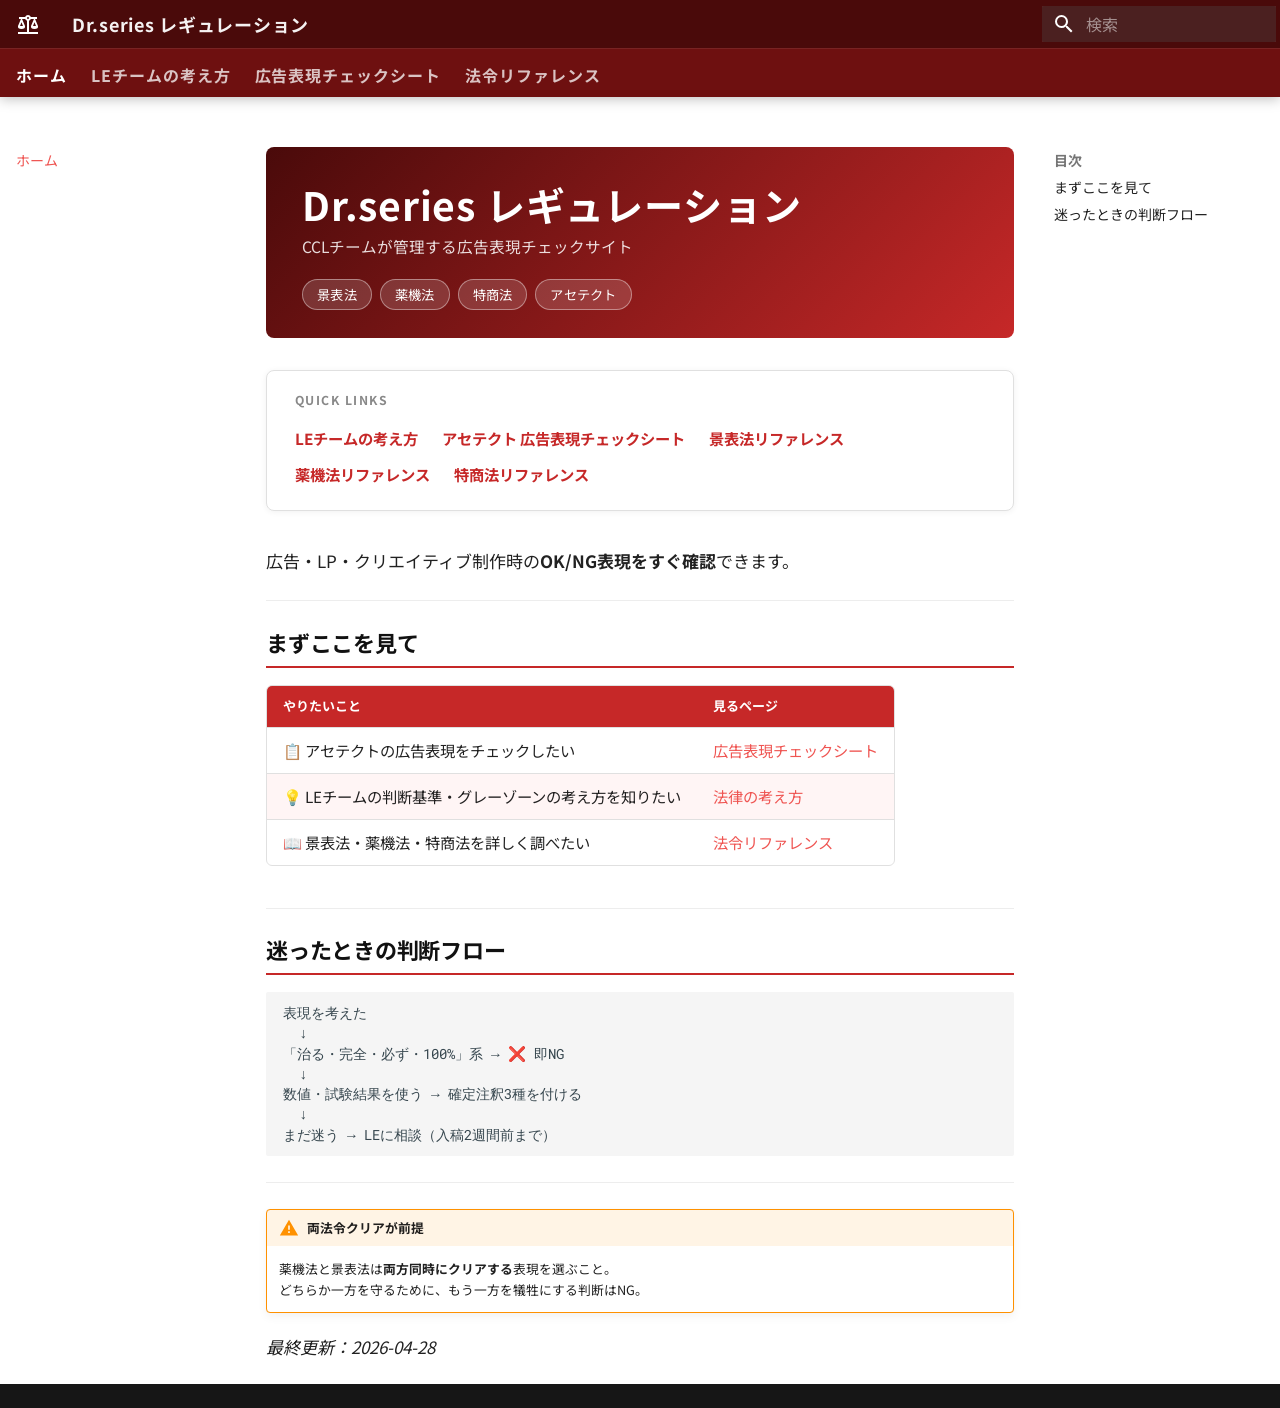
<file: index.html>
<!doctype html>
<html lang="ja" class="no-js">
  <head>
    
      <meta charset="utf-8">
      <meta name="viewport" content="width=device-width,initial-scale=1">
      
        <meta name="description" content="Dr.series LEチームの法令・広告レギュレーション知識ベース">
      
      
      
      
      
        <link rel="next" href="le-philosophy/">
      
      
        
      
      
      <link rel="icon" href="assets/images/favicon.png">
      <meta name="generator" content="mkdocs-1.6.1, mkdocs-material-9.7.6">
    
    
      
        <title>Dr.series レギュレーション</title>
      
    
    
      <link rel="stylesheet" href="assets/stylesheets/main.484c7ddc.min.css">
      
        
        <link rel="stylesheet" href="assets/stylesheets/palette.ab4e12ef.min.css">
      
      


    
    
      
    
    
      
        
        
        <link rel="preconnect" href="https://fonts.gstatic.com" crossorigin>
        <link rel="stylesheet" href="https://fonts.googleapis.com/css?family=Noto+Sans+JP:300,300i,400,400i,700,700i%7CRoboto+Mono:400,400i,700,700i&display=fallback">
        <style>:root{--md-text-font:"Noto Sans JP";--md-code-font:"Roboto Mono"}</style>
      
    
    
      <link rel="stylesheet" href="stylesheets/extra.css">
    
    <script>__md_scope=new URL(".",location),__md_hash=e=>[...e].reduce(((e,_)=>(e<<5)-e+_.charCodeAt(0)),0),__md_get=(e,_=localStorage,t=__md_scope)=>JSON.parse(_.getItem(t.pathname+"."+e)),__md_set=(e,_,t=localStorage,a=__md_scope)=>{try{t.setItem(a.pathname+"."+e,JSON.stringify(_))}catch(e){}}</script>
    
      

    
    
  </head>
  
  
    
    
      
    
    
    
    
    <body dir="ltr" data-md-color-scheme="default" data-md-color-primary="red" data-md-color-accent="deep-orange">
  
    
    <input class="md-toggle" data-md-toggle="drawer" type="checkbox" id="__drawer" autocomplete="off">
    <input class="md-toggle" data-md-toggle="search" type="checkbox" id="__search" autocomplete="off">
    <label class="md-overlay" for="__drawer"></label>
    <div data-md-component="skip">
      
        
        <a href="#drseries" class="md-skip">
          コンテンツにスキップ
        </a>
      
    </div>
    <div data-md-component="announce">
      
    </div>
    
    
      

  

<header class="md-header md-header--shadow md-header--lifted" data-md-component="header">
  <nav class="md-header__inner md-grid" aria-label="ヘッダー">
    <a href="." title="Dr.series レギュレーション" class="md-header__button md-logo" aria-label="Dr.series レギュレーション" data-md-component="logo">
      
  
  <svg xmlns="http://www.w3.org/2000/svg" viewBox="0 0 24 24"><path d="M12 3c-1.27 0-2.4.8-2.82 2H3v2h1.95L2 14c-.47 2 1 3 3.5 3s4.06-1 3.5-3L6.05 7h3.12c.33.85.98 1.5 1.83 1.83V20H2v2h20v-2h-9V8.82c.85-.32 1.5-.97 1.82-1.82h3.13L15 14c-.47 2 1 3 3.5 3s4.06-1 3.5-3l-2.95-7H21V5h-6.17C14.4 3.8 13.27 3 12 3m0 2a1 1 0 0 1 1 1 1 1 0 0 1-1 1 1 1 0 0 1-1-1 1 1 0 0 1 1-1m-6.5 5.25L7 14H4zm13 0L20 14h-3z"/></svg>

    </a>
    <label class="md-header__button md-icon" for="__drawer">
      
      <svg xmlns="http://www.w3.org/2000/svg" viewBox="0 0 24 24"><path d="M3 6h18v2H3zm0 5h18v2H3zm0 5h18v2H3z"/></svg>
    </label>
    <div class="md-header__title" data-md-component="header-title">
      <div class="md-header__ellipsis">
        <div class="md-header__topic">
          <span class="md-ellipsis">
            Dr.series レギュレーション
          </span>
        </div>
        <div class="md-header__topic" data-md-component="header-topic">
          <span class="md-ellipsis">
            
              ホーム
            
          </span>
        </div>
      </div>
    </div>
    
      
        <form class="md-header__option" data-md-component="palette">
  
    
    
    
    <input class="md-option" data-md-color-media="" data-md-color-scheme="default" data-md-color-primary="red" data-md-color-accent="deep-orange"  aria-hidden="true"  type="radio" name="__palette" id="__palette_0">
    
  
</form>
      
    
    
      <script>var palette=__md_get("__palette");if(palette&&palette.color){if("(prefers-color-scheme)"===palette.color.media){var media=matchMedia("(prefers-color-scheme: light)"),input=document.querySelector(media.matches?"[data-md-color-media='(prefers-color-scheme: light)']":"[data-md-color-media='(prefers-color-scheme: dark)']");palette.color.media=input.getAttribute("data-md-color-media"),palette.color.scheme=input.getAttribute("data-md-color-scheme"),palette.color.primary=input.getAttribute("data-md-color-primary"),palette.color.accent=input.getAttribute("data-md-color-accent")}for(var[key,value]of Object.entries(palette.color))document.body.setAttribute("data-md-color-"+key,value)}</script>
    
    
    
      
      
        <label class="md-header__button md-icon" for="__search">
          
          <svg xmlns="http://www.w3.org/2000/svg" viewBox="0 0 24 24"><path d="M9.5 3A6.5 6.5 0 0 1 16 9.5c0 1.61-.59 3.09-1.56 4.23l.27.27h.79l5 5-1.5 1.5-5-5v-.79l-.27-.27A6.52 6.52 0 0 1 9.5 16 6.5 6.5 0 0 1 3 9.5 6.5 6.5 0 0 1 9.5 3m0 2C7 5 5 7 5 9.5S7 14 9.5 14 14 12 14 9.5 12 5 9.5 5"/></svg>
        </label>
        <div class="md-search" data-md-component="search" role="dialog">
  <label class="md-search__overlay" for="__search"></label>
  <div class="md-search__inner" role="search">
    <form class="md-search__form" name="search">
      <input type="text" class="md-search__input" name="query" aria-label="検索" placeholder="検索" autocapitalize="off" autocorrect="off" autocomplete="off" spellcheck="false" data-md-component="search-query" required>
      <label class="md-search__icon md-icon" for="__search">
        
        <svg xmlns="http://www.w3.org/2000/svg" viewBox="0 0 24 24"><path d="M9.5 3A6.5 6.5 0 0 1 16 9.5c0 1.61-.59 3.09-1.56 4.23l.27.27h.79l5 5-1.5 1.5-5-5v-.79l-.27-.27A6.52 6.52 0 0 1 9.5 16 6.5 6.5 0 0 1 3 9.5 6.5 6.5 0 0 1 9.5 3m0 2C7 5 5 7 5 9.5S7 14 9.5 14 14 12 14 9.5 12 5 9.5 5"/></svg>
        
        <svg xmlns="http://www.w3.org/2000/svg" viewBox="0 0 24 24"><path d="M20 11v2H8l5.5 5.5-1.42 1.42L4.16 12l7.92-7.92L13.5 5.5 8 11z"/></svg>
      </label>
      <nav class="md-search__options" aria-label="検索">
        
          <a href="javascript:void(0)" class="md-search__icon md-icon" title="共有" aria-label="共有" data-clipboard data-clipboard-text="" data-md-component="search-share" tabindex="-1">
            
            <svg xmlns="http://www.w3.org/2000/svg" viewBox="0 0 24 24"><path d="M18 16.08c-.76 0-1.44.3-1.96.77L8.91 12.7c.05-.23.09-.46.09-.7s-.04-.47-.09-.7l7.05-4.11c.54.5 1.25.81 2.04.81a3 3 0 0 0 3-3 3 3 0 0 0-3-3 3 3 0 0 0-3 3c0 .24.04.47.09.7L8.04 9.81C7.5 9.31 6.79 9 6 9a3 3 0 0 0-3 3 3 3 0 0 0 3 3c.79 0 1.5-.31 2.04-.81l7.12 4.15c-.05.21-.08.43-.08.66 0 1.61 1.31 2.91 2.92 2.91s2.92-1.3 2.92-2.91A2.92 2.92 0 0 0 18 16.08"/></svg>
          </a>
        
        <button type="reset" class="md-search__icon md-icon" title="クリア" aria-label="クリア" tabindex="-1">
          
          <svg xmlns="http://www.w3.org/2000/svg" viewBox="0 0 24 24"><path d="M19 6.41 17.59 5 12 10.59 6.41 5 5 6.41 10.59 12 5 17.59 6.41 19 12 13.41 17.59 19 19 17.59 13.41 12z"/></svg>
        </button>
      </nav>
      
    </form>
    <div class="md-search__output">
      <div class="md-search__scrollwrap" tabindex="0" data-md-scrollfix>
        <div class="md-search-result" data-md-component="search-result">
          <div class="md-search-result__meta">
            検索を初期化
          </div>
          <ol class="md-search-result__list" role="presentation"></ol>
        </div>
      </div>
    </div>
  </div>
</div>
      
    
    
  </nav>
  
    
      
<nav class="md-tabs" aria-label="タブ" data-md-component="tabs">
  <div class="md-grid">
    <ul class="md-tabs__list">
      
        
  
  
  
    
  
  
    <li class="md-tabs__item md-tabs__item--active">
      <a href="." class="md-tabs__link">
        
  
  
    
  
  ホーム

      </a>
    </li>
  

      
        
  
  
  
  
    <li class="md-tabs__item">
      <a href="le-philosophy/" class="md-tabs__link">
        
  
  
    
  
  LEチームの考え方

      </a>
    </li>
  

      
        
  
  
  
  
    
    
      <li class="md-tabs__item">
        <a href="products/acetect/" class="md-tabs__link">
          
  
  
  広告表現チェックシート

        </a>
      </li>
    
  

      
        
  
  
  
  
    
    
      <li class="md-tabs__item">
        <a href="law/keihyohou/" class="md-tabs__link">
          
  
  
  法令リファレンス

        </a>
      </li>
    
  

      
    </ul>
  </div>
</nav>
    
  
</header>
    
    <div class="md-container" data-md-component="container">
      
      
        
      
      <main class="md-main" data-md-component="main">
        <div class="md-main__inner md-grid">
          
            
              
              <div class="md-sidebar md-sidebar--primary" data-md-component="sidebar" data-md-type="navigation" >
                <div class="md-sidebar__scrollwrap">
                  <div class="md-sidebar__inner">
                    


  


<nav class="md-nav md-nav--primary md-nav--lifted" aria-label="ナビゲーション" data-md-level="0">
  <label class="md-nav__title" for="__drawer">
    <a href="." title="Dr.series レギュレーション" class="md-nav__button md-logo" aria-label="Dr.series レギュレーション" data-md-component="logo">
      
  
  <svg xmlns="http://www.w3.org/2000/svg" viewBox="0 0 24 24"><path d="M12 3c-1.27 0-2.4.8-2.82 2H3v2h1.95L2 14c-.47 2 1 3 3.5 3s4.06-1 3.5-3L6.05 7h3.12c.33.85.98 1.5 1.83 1.83V20H2v2h20v-2h-9V8.82c.85-.32 1.5-.97 1.82-1.82h3.13L15 14c-.47 2 1 3 3.5 3s4.06-1 3.5-3l-2.95-7H21V5h-6.17C14.4 3.8 13.27 3 12 3m0 2a1 1 0 0 1 1 1 1 1 0 0 1-1 1 1 1 0 0 1-1-1 1 1 0 0 1 1-1m-6.5 5.25L7 14H4zm13 0L20 14h-3z"/></svg>

    </a>
    Dr.series レギュレーション
  </label>
  
  <ul class="md-nav__list" data-md-scrollfix>
    
      
      
  
  
    
  
  
  
    <li class="md-nav__item md-nav__item--active">
      
      <input class="md-nav__toggle md-toggle" type="checkbox" id="__toc">
      
      
        
      
      
        <label class="md-nav__link md-nav__link--active" for="__toc">
          
  
  
  <span class="md-ellipsis">
    
  
    ホーム
  

    
  </span>
  
  

          <span class="md-nav__icon md-icon"></span>
        </label>
      
      <a href="." class="md-nav__link md-nav__link--active">
        
  
  
  <span class="md-ellipsis">
    
  
    ホーム
  

    
  </span>
  
  

      </a>
      
        

<nav class="md-nav md-nav--secondary" aria-label="目次">
  
  
  
    
  
  
    <label class="md-nav__title" for="__toc">
      <span class="md-nav__icon md-icon"></span>
      目次
    </label>
    <ul class="md-nav__list" data-md-component="toc" data-md-scrollfix>
      
        <li class="md-nav__item">
  <a href="#_1" class="md-nav__link">
    <span class="md-ellipsis">
      
        まずここを見て
      
    </span>
  </a>
  
</li>
      
        <li class="md-nav__item">
  <a href="#_2" class="md-nav__link">
    <span class="md-ellipsis">
      
        迷ったときの判断フロー
      
    </span>
  </a>
  
</li>
      
    </ul>
  
</nav>
      
    </li>
  

    
      
      
  
  
  
  
    <li class="md-nav__item">
      <a href="le-philosophy/" class="md-nav__link">
        
  
  
  <span class="md-ellipsis">
    
  
    LEチームの考え方
  

    
  </span>
  
  

      </a>
    </li>
  

    
      
      
  
  
  
  
    
    
    
    
      
      
        
      
    
    
    <li class="md-nav__item md-nav__item--nested">
      
        
        
        <input class="md-nav__toggle md-toggle " type="checkbox" id="__nav_3" >
        
          
          <label class="md-nav__link" for="__nav_3" id="__nav_3_label" tabindex="0">
            
  
  
  <span class="md-ellipsis">
    
  
    広告表現チェックシート
  

    
  </span>
  
  

            <span class="md-nav__icon md-icon"></span>
          </label>
        
        <nav class="md-nav" data-md-level="1" aria-labelledby="__nav_3_label" aria-expanded="false">
          <label class="md-nav__title" for="__nav_3">
            <span class="md-nav__icon md-icon"></span>
            
  
    広告表現チェックシート
  

          </label>
          <ul class="md-nav__list" data-md-scrollfix>
            
              
                
  
  
  
  
    <li class="md-nav__item">
      <a href="products/acetect/" class="md-nav__link">
        
  
  
  <span class="md-ellipsis">
    
  
    アセテクト
  

    
  </span>
  
  

      </a>
    </li>
  

              
            
          </ul>
        </nav>
      
    </li>
  

    
      
      
  
  
  
  
    
    
    
    
      
      
        
      
    
    
    <li class="md-nav__item md-nav__item--nested">
      
        
        
        <input class="md-nav__toggle md-toggle " type="checkbox" id="__nav_4" >
        
          
          <label class="md-nav__link" for="__nav_4" id="__nav_4_label" tabindex="0">
            
  
  
  <span class="md-ellipsis">
    
  
    法令リファレンス
  

    
  </span>
  
  

            <span class="md-nav__icon md-icon"></span>
          </label>
        
        <nav class="md-nav" data-md-level="1" aria-labelledby="__nav_4_label" aria-expanded="false">
          <label class="md-nav__title" for="__nav_4">
            <span class="md-nav__icon md-icon"></span>
            
  
    法令リファレンス
  

          </label>
          <ul class="md-nav__list" data-md-scrollfix>
            
              
                
  
  
  
  
    <li class="md-nav__item">
      <a href="law/keihyohou/" class="md-nav__link">
        
  
  
  <span class="md-ellipsis">
    
  
    景表法
  

    
  </span>
  
  

      </a>
    </li>
  

              
            
              
                
  
  
  
  
    <li class="md-nav__item">
      <a href="law/yakki/" class="md-nav__link">
        
  
  
  <span class="md-ellipsis">
    
  
    薬機法
  

    
  </span>
  
  

      </a>
    </li>
  

              
            
              
                
  
  
  
  
    <li class="md-nav__item">
      <a href="law/tokushohou/" class="md-nav__link">
        
  
  
  <span class="md-ellipsis">
    
  
    特商法
  

    
  </span>
  
  

      </a>
    </li>
  

              
            
          </ul>
        </nav>
      
    </li>
  

    
  </ul>
</nav>
                  </div>
                </div>
              </div>
            
            
              
              <div class="md-sidebar md-sidebar--secondary" data-md-component="sidebar" data-md-type="toc" >
                <div class="md-sidebar__scrollwrap">
                  <div class="md-sidebar__inner">
                    

<nav class="md-nav md-nav--secondary" aria-label="目次">
  
  
  
    
  
  
    <label class="md-nav__title" for="__toc">
      <span class="md-nav__icon md-icon"></span>
      目次
    </label>
    <ul class="md-nav__list" data-md-component="toc" data-md-scrollfix>
      
        <li class="md-nav__item">
  <a href="#_1" class="md-nav__link">
    <span class="md-ellipsis">
      
        まずここを見て
      
    </span>
  </a>
  
</li>
      
        <li class="md-nav__item">
  <a href="#_2" class="md-nav__link">
    <span class="md-ellipsis">
      
        迷ったときの判断フロー
      
    </span>
  </a>
  
</li>
      
    </ul>
  
</nav>
                  </div>
                </div>
              </div>
            
          
          
            <div class="md-content" data-md-component="content">
              
              <article class="md-content__inner md-typeset">
                
                  



<div class="product-header">
<h1 id="drseries">Dr.series レギュレーション<a class="headerlink" href="#drseries" title="Permanent link">&para;</a></h1>
<div class="subtitle">CCLチームが管理する広告表現チェックサイト</div>
<div class="product-tags">
  <span class="product-tag">景表法</span>
  <span class="product-tag">薬機法</span>
  <span class="product-tag">特商法</span>
  <span class="product-tag">アセテクト</span>
</div>
</div>
<div class="contents-card">
<div class="contents-title">QUICK LINKS</div>
<div class="contents-links">
  <a href="le-philosophy/">LEチームの考え方</a>
  <a href="products/acetect/">アセテクト 広告表現チェックシート</a>
  <a href="law/keihyohou/">景表法リファレンス</a>
  <a href="law/yakki/">薬機法リファレンス</a>
  <a href="law/tokushohou/">特商法リファレンス</a>
</div>
</div>

<p>広告・LP・クリエイティブ制作時の<strong>OK/NG表現をすぐ確認</strong>できます。</p>
<hr />
<h2 id="_1">まずここを見て<a class="headerlink" href="#_1" title="Permanent link">&para;</a></h2>
<table>
<thead>
<tr>
<th>やりたいこと</th>
<th>見るページ</th>
</tr>
</thead>
<tbody>
<tr>
<td>📋 アセテクトの広告表現をチェックしたい</td>
<td><a href="products/acetect/">広告表現チェックシート</a></td>
</tr>
<tr>
<td>💡 LEチームの判断基準・グレーゾーンの考え方を知りたい</td>
<td><a href="le-philosophy/">法律の考え方</a></td>
</tr>
<tr>
<td>📖 景表法・薬機法・特商法を詳しく調べたい</td>
<td><a href="law/keihyohou/">法令リファレンス</a></td>
</tr>
</tbody>
</table>
<hr />
<h2 id="_2">迷ったときの判断フロー<a class="headerlink" href="#_2" title="Permanent link">&para;</a></h2>
<div class="highlight"><pre><span></span><code>表現を考えた
  ↓
「治る・完全・必ず・100%」系 → ❌ 即NG
  ↓
数値・試験結果を使う → 確定注釈3種を付ける
  ↓
まだ迷う → LEに相談（入稿2週間前まで）
</code></pre></div>
<hr />
<div class="admonition warning">
<p class="admonition-title">両法令クリアが前提</p>
<p>薬機法と景表法は<strong>両方同時にクリアする</strong>表現を選ぶこと。<br />
どちらか一方を守るために、もう一方を犠牲にする判断はNG。</p>
</div>
<p><em>最終更新：2026-04-28</em></p>












                
              </article>
            </div>
          
          
  <script>var tabs=__md_get("__tabs");if(Array.isArray(tabs))e:for(var set of document.querySelectorAll(".tabbed-set")){var labels=set.querySelector(".tabbed-labels");for(var tab of tabs)for(var label of labels.getElementsByTagName("label"))if(label.innerText.trim()===tab){var input=document.getElementById(label.htmlFor);input.checked=!0;continue e}}</script>

<script>var target=document.getElementById(location.hash.slice(1));target&&target.name&&(target.checked=target.name.startsWith("__tabbed_"))</script>
        </div>
        
          <button type="button" class="md-top md-icon" data-md-component="top" hidden>
  
  <svg xmlns="http://www.w3.org/2000/svg" viewBox="0 0 24 24"><path d="M13 20h-2V8l-5.5 5.5-1.42-1.42L12 4.16l7.92 7.92-1.42 1.42L13 8z"/></svg>
  ページトップへ戻る
</button>
        
      </main>
      
        <footer class="md-footer">
  
  <div class="md-footer-meta md-typeset">
    <div class="md-footer-meta__inner md-grid">
      <div class="md-copyright">
  
  
</div>
      
    </div>
  </div>
</footer>
      
    </div>
    <div class="md-dialog" data-md-component="dialog">
      <div class="md-dialog__inner md-typeset"></div>
    </div>
    
    
    
      
      
      <script id="__config" type="application/json">{"annotate": null, "base": ".", "features": ["navigation.tabs", "navigation.tabs.sticky", "navigation.sections", "navigation.top", "navigation.instant", "search.highlight", "search.share", "content.tabs.link", "toc.follow"], "search": "assets/javascripts/workers/search.2c215733.min.js", "tags": null, "translations": {"clipboard.copied": "\u30b3\u30d4\u30fc\u3057\u307e\u3057\u305f", "clipboard.copy": "\u30af\u30ea\u30c3\u30d7\u30dc\u30fc\u30c9\u3078\u30b3\u30d4\u30fc", "search.result.more.one": "\u3053\u306e\u30da\u30fc\u30b8\u5185\u306b\u3082\u30461\u4ef6\u898b\u3064\u304b\u308a\u307e\u3057\u305f", "search.result.more.other": "\u3053\u306e\u30da\u30fc\u30b8\u5185\u306b\u3042\u3068#\u4ef6\u898b\u3064\u304b\u308a\u307e\u3057\u305f", "search.result.none": "\u4f55\u3082\u898b\u3064\u304b\u308a\u307e\u305b\u3093\u3067\u3057\u305f", "search.result.one": "1\u4ef6\u898b\u3064\u304b\u308a\u307e\u3057\u305f", "search.result.other": "#\u4ef6\u898b\u3064\u304b\u308a\u307e\u3057\u305f", "search.result.placeholder": "\u691c\u7d22\u30ad\u30fc\u30ef\u30fc\u30c9\u3092\u5165\u529b\u3057\u3066\u304f\u3060\u3055\u3044", "search.result.term.missing": "\u691c\u7d22\u306b\u542b\u307e\u308c\u306a\u3044", "select.version": "\u30d0\u30fc\u30b8\u30e7\u30f3\u5207\u308a\u66ff\u3048"}, "version": null}</script>
    
    
      <script src="assets/javascripts/bundle.79ae519e.min.js"></script>
      
    
  </body>
</html>
</file>
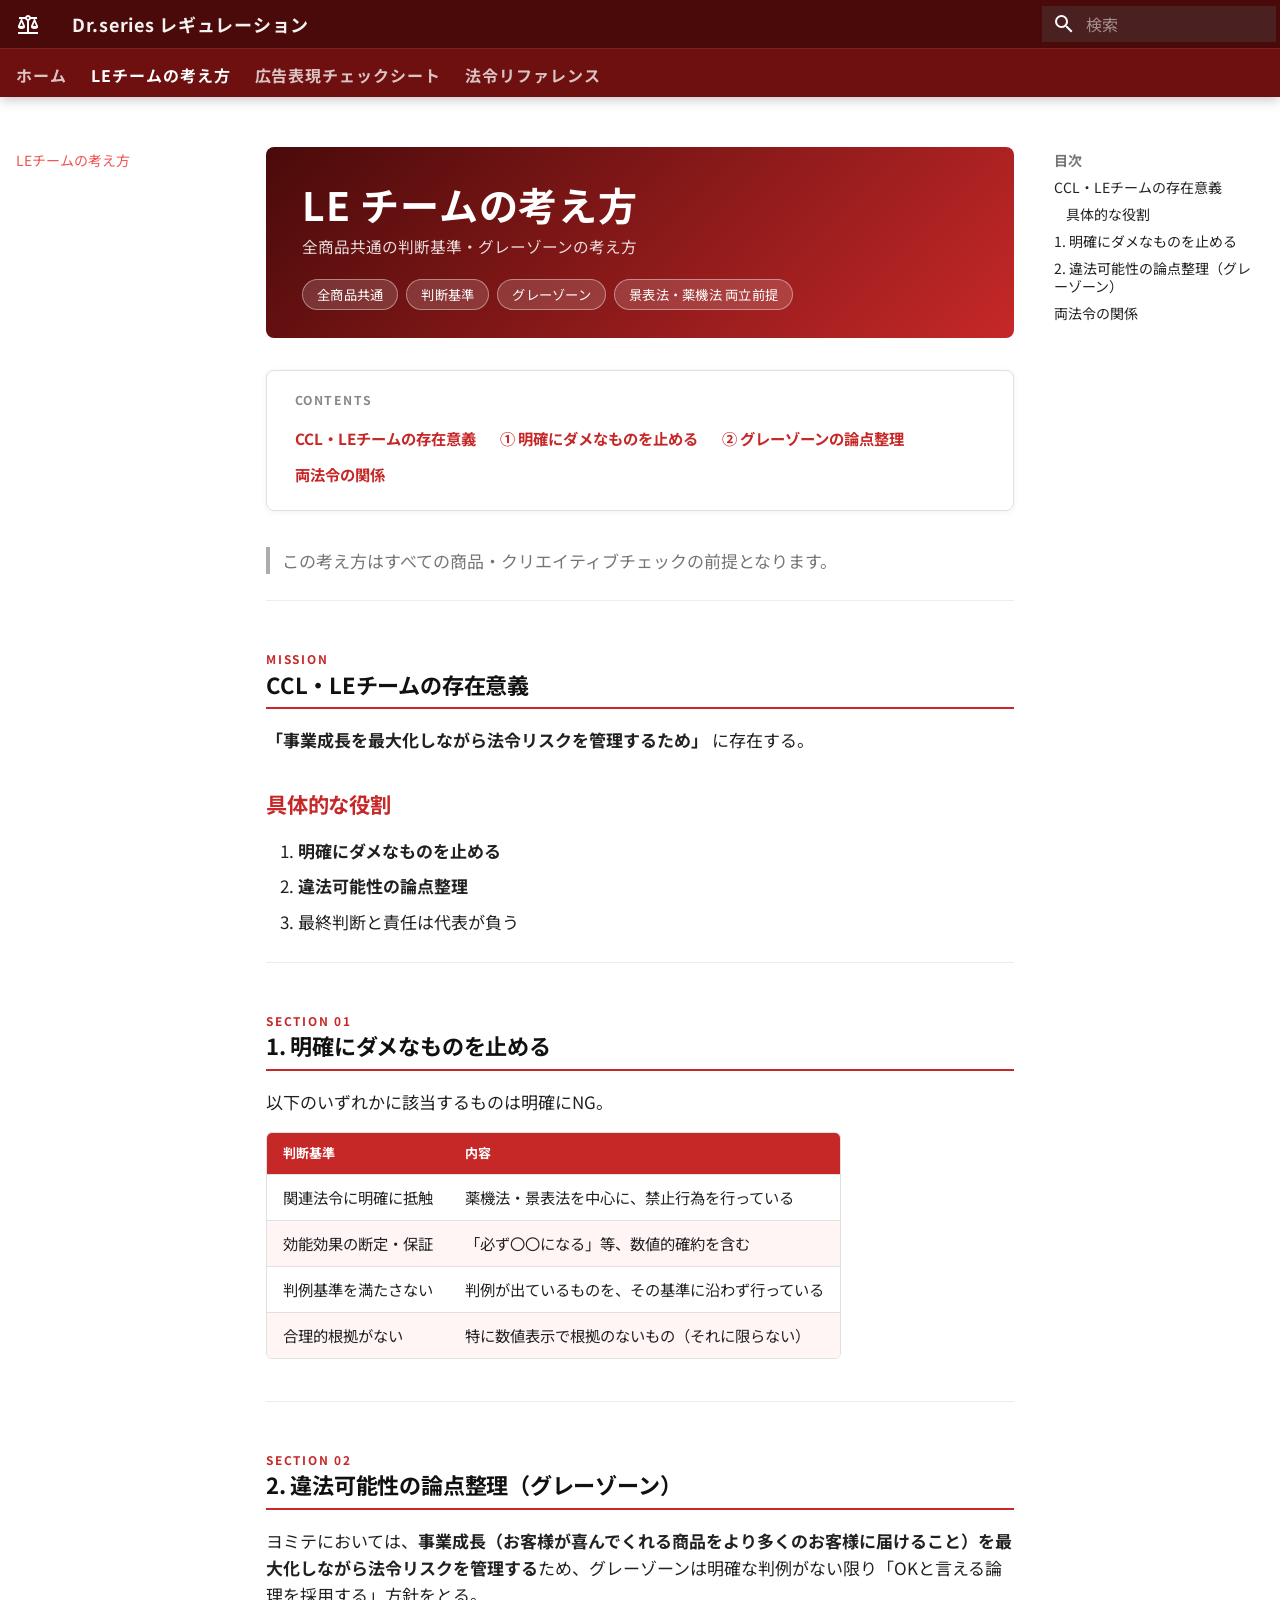
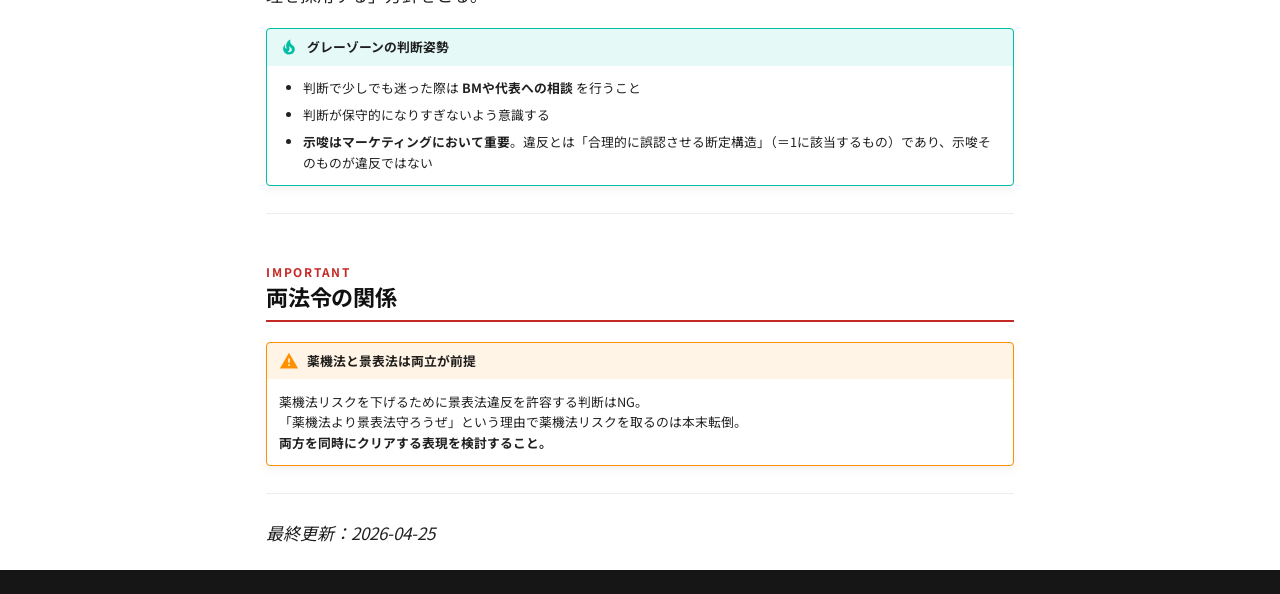
<file: le-philosophy/index.html>
<!doctype html>
<html lang="ja" class="no-js">
  <head>
    
      <meta charset="utf-8">
      <meta name="viewport" content="width=device-width,initial-scale=1">
      
        <meta name="description" content="Dr.series LEチームの法令・広告レギュレーション知識ベース">
      
      
      
      
        <link rel="prev" href="..">
      
      
        <link rel="next" href="../products/acetect/">
      
      
        
      
      
      <link rel="icon" href="../assets/images/favicon.png">
      <meta name="generator" content="mkdocs-1.6.1, mkdocs-material-9.7.6">
    
    
      
        <title>LEチームの考え方 - Dr.series レギュレーション</title>
      
    
    
      <link rel="stylesheet" href="../assets/stylesheets/main.484c7ddc.min.css">
      
        
        <link rel="stylesheet" href="../assets/stylesheets/palette.ab4e12ef.min.css">
      
      


    
    
      
    
    
      
        
        
        <link rel="preconnect" href="https://fonts.gstatic.com" crossorigin>
        <link rel="stylesheet" href="https://fonts.googleapis.com/css?family=Noto+Sans+JP:300,300i,400,400i,700,700i%7CRoboto+Mono:400,400i,700,700i&display=fallback">
        <style>:root{--md-text-font:"Noto Sans JP";--md-code-font:"Roboto Mono"}</style>
      
    
    
      <link rel="stylesheet" href="../stylesheets/extra.css">
    
    <script>__md_scope=new URL("..",location),__md_hash=e=>[...e].reduce(((e,_)=>(e<<5)-e+_.charCodeAt(0)),0),__md_get=(e,_=localStorage,t=__md_scope)=>JSON.parse(_.getItem(t.pathname+"."+e)),__md_set=(e,_,t=localStorage,a=__md_scope)=>{try{t.setItem(a.pathname+"."+e,JSON.stringify(_))}catch(e){}}</script>
    
      

    
    
  </head>
  
  
    
    
      
    
    
    
    
    <body dir="ltr" data-md-color-scheme="default" data-md-color-primary="red" data-md-color-accent="deep-orange">
  
    
    <input class="md-toggle" data-md-toggle="drawer" type="checkbox" id="__drawer" autocomplete="off">
    <input class="md-toggle" data-md-toggle="search" type="checkbox" id="__search" autocomplete="off">
    <label class="md-overlay" for="__drawer"></label>
    <div data-md-component="skip">
      
        
        <a href="#le" class="md-skip">
          コンテンツにスキップ
        </a>
      
    </div>
    <div data-md-component="announce">
      
    </div>
    
    
      

  

<header class="md-header md-header--shadow md-header--lifted" data-md-component="header">
  <nav class="md-header__inner md-grid" aria-label="ヘッダー">
    <a href=".." title="Dr.series レギュレーション" class="md-header__button md-logo" aria-label="Dr.series レギュレーション" data-md-component="logo">
      
  
  <svg xmlns="http://www.w3.org/2000/svg" viewBox="0 0 24 24"><path d="M12 3c-1.27 0-2.4.8-2.82 2H3v2h1.95L2 14c-.47 2 1 3 3.5 3s4.06-1 3.5-3L6.05 7h3.12c.33.85.98 1.5 1.83 1.83V20H2v2h20v-2h-9V8.82c.85-.32 1.5-.97 1.82-1.82h3.13L15 14c-.47 2 1 3 3.5 3s4.06-1 3.5-3l-2.95-7H21V5h-6.17C14.4 3.8 13.27 3 12 3m0 2a1 1 0 0 1 1 1 1 1 0 0 1-1 1 1 1 0 0 1-1-1 1 1 0 0 1 1-1m-6.5 5.25L7 14H4zm13 0L20 14h-3z"/></svg>

    </a>
    <label class="md-header__button md-icon" for="__drawer">
      
      <svg xmlns="http://www.w3.org/2000/svg" viewBox="0 0 24 24"><path d="M3 6h18v2H3zm0 5h18v2H3zm0 5h18v2H3z"/></svg>
    </label>
    <div class="md-header__title" data-md-component="header-title">
      <div class="md-header__ellipsis">
        <div class="md-header__topic">
          <span class="md-ellipsis">
            Dr.series レギュレーション
          </span>
        </div>
        <div class="md-header__topic" data-md-component="header-topic">
          <span class="md-ellipsis">
            
              LEチームの考え方
            
          </span>
        </div>
      </div>
    </div>
    
      
        <form class="md-header__option" data-md-component="palette">
  
    
    
    
    <input class="md-option" data-md-color-media="" data-md-color-scheme="default" data-md-color-primary="red" data-md-color-accent="deep-orange"  aria-hidden="true"  type="radio" name="__palette" id="__palette_0">
    
  
</form>
      
    
    
      <script>var palette=__md_get("__palette");if(palette&&palette.color){if("(prefers-color-scheme)"===palette.color.media){var media=matchMedia("(prefers-color-scheme: light)"),input=document.querySelector(media.matches?"[data-md-color-media='(prefers-color-scheme: light)']":"[data-md-color-media='(prefers-color-scheme: dark)']");palette.color.media=input.getAttribute("data-md-color-media"),palette.color.scheme=input.getAttribute("data-md-color-scheme"),palette.color.primary=input.getAttribute("data-md-color-primary"),palette.color.accent=input.getAttribute("data-md-color-accent")}for(var[key,value]of Object.entries(palette.color))document.body.setAttribute("data-md-color-"+key,value)}</script>
    
    
    
      
      
        <label class="md-header__button md-icon" for="__search">
          
          <svg xmlns="http://www.w3.org/2000/svg" viewBox="0 0 24 24"><path d="M9.5 3A6.5 6.5 0 0 1 16 9.5c0 1.61-.59 3.09-1.56 4.23l.27.27h.79l5 5-1.5 1.5-5-5v-.79l-.27-.27A6.52 6.52 0 0 1 9.5 16 6.5 6.5 0 0 1 3 9.5 6.5 6.5 0 0 1 9.5 3m0 2C7 5 5 7 5 9.5S7 14 9.5 14 14 12 14 9.5 12 5 9.5 5"/></svg>
        </label>
        <div class="md-search" data-md-component="search" role="dialog">
  <label class="md-search__overlay" for="__search"></label>
  <div class="md-search__inner" role="search">
    <form class="md-search__form" name="search">
      <input type="text" class="md-search__input" name="query" aria-label="検索" placeholder="検索" autocapitalize="off" autocorrect="off" autocomplete="off" spellcheck="false" data-md-component="search-query" required>
      <label class="md-search__icon md-icon" for="__search">
        
        <svg xmlns="http://www.w3.org/2000/svg" viewBox="0 0 24 24"><path d="M9.5 3A6.5 6.5 0 0 1 16 9.5c0 1.61-.59 3.09-1.56 4.23l.27.27h.79l5 5-1.5 1.5-5-5v-.79l-.27-.27A6.52 6.52 0 0 1 9.5 16 6.5 6.5 0 0 1 3 9.5 6.5 6.5 0 0 1 9.5 3m0 2C7 5 5 7 5 9.5S7 14 9.5 14 14 12 14 9.5 12 5 9.5 5"/></svg>
        
        <svg xmlns="http://www.w3.org/2000/svg" viewBox="0 0 24 24"><path d="M20 11v2H8l5.5 5.5-1.42 1.42L4.16 12l7.92-7.92L13.5 5.5 8 11z"/></svg>
      </label>
      <nav class="md-search__options" aria-label="検索">
        
          <a href="javascript:void(0)" class="md-search__icon md-icon" title="共有" aria-label="共有" data-clipboard data-clipboard-text="" data-md-component="search-share" tabindex="-1">
            
            <svg xmlns="http://www.w3.org/2000/svg" viewBox="0 0 24 24"><path d="M18 16.08c-.76 0-1.44.3-1.96.77L8.91 12.7c.05-.23.09-.46.09-.7s-.04-.47-.09-.7l7.05-4.11c.54.5 1.25.81 2.04.81a3 3 0 0 0 3-3 3 3 0 0 0-3-3 3 3 0 0 0-3 3c0 .24.04.47.09.7L8.04 9.81C7.5 9.31 6.79 9 6 9a3 3 0 0 0-3 3 3 3 0 0 0 3 3c.79 0 1.5-.31 2.04-.81l7.12 4.15c-.05.21-.08.43-.08.66 0 1.61 1.31 2.91 2.92 2.91s2.92-1.3 2.92-2.91A2.92 2.92 0 0 0 18 16.08"/></svg>
          </a>
        
        <button type="reset" class="md-search__icon md-icon" title="クリア" aria-label="クリア" tabindex="-1">
          
          <svg xmlns="http://www.w3.org/2000/svg" viewBox="0 0 24 24"><path d="M19 6.41 17.59 5 12 10.59 6.41 5 5 6.41 10.59 12 5 17.59 6.41 19 12 13.41 17.59 19 19 17.59 13.41 12z"/></svg>
        </button>
      </nav>
      
    </form>
    <div class="md-search__output">
      <div class="md-search__scrollwrap" tabindex="0" data-md-scrollfix>
        <div class="md-search-result" data-md-component="search-result">
          <div class="md-search-result__meta">
            検索を初期化
          </div>
          <ol class="md-search-result__list" role="presentation"></ol>
        </div>
      </div>
    </div>
  </div>
</div>
      
    
    
  </nav>
  
    
      
<nav class="md-tabs" aria-label="タブ" data-md-component="tabs">
  <div class="md-grid">
    <ul class="md-tabs__list">
      
        
  
  
  
  
    <li class="md-tabs__item">
      <a href=".." class="md-tabs__link">
        
  
  
    
  
  ホーム

      </a>
    </li>
  

      
        
  
  
  
    
  
  
    <li class="md-tabs__item md-tabs__item--active">
      <a href="./" class="md-tabs__link">
        
  
  
    
  
  LEチームの考え方

      </a>
    </li>
  

      
        
  
  
  
  
    
    
      <li class="md-tabs__item">
        <a href="../products/acetect/" class="md-tabs__link">
          
  
  
  広告表現チェックシート

        </a>
      </li>
    
  

      
        
  
  
  
  
    
    
      <li class="md-tabs__item">
        <a href="../law/keihyohou/" class="md-tabs__link">
          
  
  
  法令リファレンス

        </a>
      </li>
    
  

      
    </ul>
  </div>
</nav>
    
  
</header>
    
    <div class="md-container" data-md-component="container">
      
      
        
      
      <main class="md-main" data-md-component="main">
        <div class="md-main__inner md-grid">
          
            
              
              <div class="md-sidebar md-sidebar--primary" data-md-component="sidebar" data-md-type="navigation" >
                <div class="md-sidebar__scrollwrap">
                  <div class="md-sidebar__inner">
                    


  


<nav class="md-nav md-nav--primary md-nav--lifted" aria-label="ナビゲーション" data-md-level="0">
  <label class="md-nav__title" for="__drawer">
    <a href=".." title="Dr.series レギュレーション" class="md-nav__button md-logo" aria-label="Dr.series レギュレーション" data-md-component="logo">
      
  
  <svg xmlns="http://www.w3.org/2000/svg" viewBox="0 0 24 24"><path d="M12 3c-1.27 0-2.4.8-2.82 2H3v2h1.95L2 14c-.47 2 1 3 3.5 3s4.06-1 3.5-3L6.05 7h3.12c.33.85.98 1.5 1.83 1.83V20H2v2h20v-2h-9V8.82c.85-.32 1.5-.97 1.82-1.82h3.13L15 14c-.47 2 1 3 3.5 3s4.06-1 3.5-3l-2.95-7H21V5h-6.17C14.4 3.8 13.27 3 12 3m0 2a1 1 0 0 1 1 1 1 1 0 0 1-1 1 1 1 0 0 1-1-1 1 1 0 0 1 1-1m-6.5 5.25L7 14H4zm13 0L20 14h-3z"/></svg>

    </a>
    Dr.series レギュレーション
  </label>
  
  <ul class="md-nav__list" data-md-scrollfix>
    
      
      
  
  
  
  
    <li class="md-nav__item">
      <a href=".." class="md-nav__link">
        
  
  
  <span class="md-ellipsis">
    
  
    ホーム
  

    
  </span>
  
  

      </a>
    </li>
  

    
      
      
  
  
    
  
  
  
    <li class="md-nav__item md-nav__item--active">
      
      <input class="md-nav__toggle md-toggle" type="checkbox" id="__toc">
      
      
        
      
      
        <label class="md-nav__link md-nav__link--active" for="__toc">
          
  
  
  <span class="md-ellipsis">
    
  
    LEチームの考え方
  

    
  </span>
  
  

          <span class="md-nav__icon md-icon"></span>
        </label>
      
      <a href="./" class="md-nav__link md-nav__link--active">
        
  
  
  <span class="md-ellipsis">
    
  
    LEチームの考え方
  

    
  </span>
  
  

      </a>
      
        

<nav class="md-nav md-nav--secondary" aria-label="目次">
  
  
  
    
  
  
    <label class="md-nav__title" for="__toc">
      <span class="md-nav__icon md-icon"></span>
      目次
    </label>
    <ul class="md-nav__list" data-md-component="toc" data-md-scrollfix>
      
        <li class="md-nav__item">
  <a href="#cclle" class="md-nav__link">
    <span class="md-ellipsis">
      
        CCL・LEチームの存在意義
      
    </span>
  </a>
  
    <nav class="md-nav" aria-label="CCL・LEチームの存在意義">
      <ul class="md-nav__list">
        
          <li class="md-nav__item">
  <a href="#_1" class="md-nav__link">
    <span class="md-ellipsis">
      
        具体的な役割
      
    </span>
  </a>
  
</li>
        
      </ul>
    </nav>
  
</li>
      
        <li class="md-nav__item">
  <a href="#1" class="md-nav__link">
    <span class="md-ellipsis">
      
        1. 明確にダメなものを止める
      
    </span>
  </a>
  
</li>
      
        <li class="md-nav__item">
  <a href="#2" class="md-nav__link">
    <span class="md-ellipsis">
      
        2. 違法可能性の論点整理（グレーゾーン）
      
    </span>
  </a>
  
</li>
      
        <li class="md-nav__item">
  <a href="#_2" class="md-nav__link">
    <span class="md-ellipsis">
      
        両法令の関係
      
    </span>
  </a>
  
</li>
      
    </ul>
  
</nav>
      
    </li>
  

    
      
      
  
  
  
  
    
    
    
    
      
      
        
      
    
    
    <li class="md-nav__item md-nav__item--nested">
      
        
        
        <input class="md-nav__toggle md-toggle " type="checkbox" id="__nav_3" >
        
          
          <label class="md-nav__link" for="__nav_3" id="__nav_3_label" tabindex="0">
            
  
  
  <span class="md-ellipsis">
    
  
    広告表現チェックシート
  

    
  </span>
  
  

            <span class="md-nav__icon md-icon"></span>
          </label>
        
        <nav class="md-nav" data-md-level="1" aria-labelledby="__nav_3_label" aria-expanded="false">
          <label class="md-nav__title" for="__nav_3">
            <span class="md-nav__icon md-icon"></span>
            
  
    広告表現チェックシート
  

          </label>
          <ul class="md-nav__list" data-md-scrollfix>
            
              
                
  
  
  
  
    <li class="md-nav__item">
      <a href="../products/acetect/" class="md-nav__link">
        
  
  
  <span class="md-ellipsis">
    
  
    アセテクト
  

    
  </span>
  
  

      </a>
    </li>
  

              
            
          </ul>
        </nav>
      
    </li>
  

    
      
      
  
  
  
  
    
    
    
    
      
      
        
      
    
    
    <li class="md-nav__item md-nav__item--nested">
      
        
        
        <input class="md-nav__toggle md-toggle " type="checkbox" id="__nav_4" >
        
          
          <label class="md-nav__link" for="__nav_4" id="__nav_4_label" tabindex="0">
            
  
  
  <span class="md-ellipsis">
    
  
    法令リファレンス
  

    
  </span>
  
  

            <span class="md-nav__icon md-icon"></span>
          </label>
        
        <nav class="md-nav" data-md-level="1" aria-labelledby="__nav_4_label" aria-expanded="false">
          <label class="md-nav__title" for="__nav_4">
            <span class="md-nav__icon md-icon"></span>
            
  
    法令リファレンス
  

          </label>
          <ul class="md-nav__list" data-md-scrollfix>
            
              
                
  
  
  
  
    <li class="md-nav__item">
      <a href="../law/keihyohou/" class="md-nav__link">
        
  
  
  <span class="md-ellipsis">
    
  
    景表法
  

    
  </span>
  
  

      </a>
    </li>
  

              
            
              
                
  
  
  
  
    <li class="md-nav__item">
      <a href="../law/yakki/" class="md-nav__link">
        
  
  
  <span class="md-ellipsis">
    
  
    薬機法
  

    
  </span>
  
  

      </a>
    </li>
  

              
            
              
                
  
  
  
  
    <li class="md-nav__item">
      <a href="../law/tokushohou/" class="md-nav__link">
        
  
  
  <span class="md-ellipsis">
    
  
    特商法
  

    
  </span>
  
  

      </a>
    </li>
  

              
            
          </ul>
        </nav>
      
    </li>
  

    
  </ul>
</nav>
                  </div>
                </div>
              </div>
            
            
              
              <div class="md-sidebar md-sidebar--secondary" data-md-component="sidebar" data-md-type="toc" >
                <div class="md-sidebar__scrollwrap">
                  <div class="md-sidebar__inner">
                    

<nav class="md-nav md-nav--secondary" aria-label="目次">
  
  
  
    
  
  
    <label class="md-nav__title" for="__toc">
      <span class="md-nav__icon md-icon"></span>
      目次
    </label>
    <ul class="md-nav__list" data-md-component="toc" data-md-scrollfix>
      
        <li class="md-nav__item">
  <a href="#cclle" class="md-nav__link">
    <span class="md-ellipsis">
      
        CCL・LEチームの存在意義
      
    </span>
  </a>
  
    <nav class="md-nav" aria-label="CCL・LEチームの存在意義">
      <ul class="md-nav__list">
        
          <li class="md-nav__item">
  <a href="#_1" class="md-nav__link">
    <span class="md-ellipsis">
      
        具体的な役割
      
    </span>
  </a>
  
</li>
        
      </ul>
    </nav>
  
</li>
      
        <li class="md-nav__item">
  <a href="#1" class="md-nav__link">
    <span class="md-ellipsis">
      
        1. 明確にダメなものを止める
      
    </span>
  </a>
  
</li>
      
        <li class="md-nav__item">
  <a href="#2" class="md-nav__link">
    <span class="md-ellipsis">
      
        2. 違法可能性の論点整理（グレーゾーン）
      
    </span>
  </a>
  
</li>
      
        <li class="md-nav__item">
  <a href="#_2" class="md-nav__link">
    <span class="md-ellipsis">
      
        両法令の関係
      
    </span>
  </a>
  
</li>
      
    </ul>
  
</nav>
                  </div>
                </div>
              </div>
            
          
          
            <div class="md-content" data-md-component="content">
              
              <article class="md-content__inner md-typeset">
                
                  



<div class="product-header">
<h1 id="le">LE チームの考え方<a class="headerlink" href="#le" title="Permanent link">&para;</a></h1>
<div class="subtitle">全商品共通の判断基準・グレーゾーンの考え方</div>
<div class="product-tags">
  <span class="product-tag">全商品共通</span>
  <span class="product-tag">判断基準</span>
  <span class="product-tag">グレーゾーン</span>
  <span class="product-tag">景表法・薬機法 両立前提</span>
</div>
</div>
<div class="contents-card">
<div class="contents-title">CONTENTS</div>
<div class="contents-links">
  <a href="#existence">CCL・LEチームの存在意義</a>
  <a href="#clearly-ng">① 明確にダメなものを止める</a>
  <a href="#gray-zone">② グレーゾーンの論点整理</a>
  <a href="#both-laws">両法令の関係</a>
</div>
</div>

<blockquote>
<p>この考え方はすべての商品・クリエイティブチェックの前提となります。</p>
</blockquote>
<hr />
<div class="section-label" id="existence">MISSION</div>

<h2 id="cclle">CCL・LEチームの存在意義<a class="headerlink" href="#cclle" title="Permanent link">&para;</a></h2>
<p><strong>「事業成長を最大化しながら法令リスクを管理するため」</strong> に存在する。</p>
<h3 id="_1">具体的な役割<a class="headerlink" href="#_1" title="Permanent link">&para;</a></h3>
<ol>
<li><strong>明確にダメなものを止める</strong></li>
<li><strong>違法可能性の論点整理</strong></li>
<li>最終判断と責任は代表が負う</li>
</ol>
<hr />
<div class="section-label" id="clearly-ng">SECTION 01</div>

<h2 id="1">1. 明確にダメなものを止める<a class="headerlink" href="#1" title="Permanent link">&para;</a></h2>
<p>以下のいずれかに該当するものは明確にNG。</p>
<table>
<thead>
<tr>
<th>判断基準</th>
<th>内容</th>
</tr>
</thead>
<tbody>
<tr>
<td>関連法令に明確に抵触</td>
<td>薬機法・景表法を中心に、禁止行為を行っている</td>
</tr>
<tr>
<td>効能効果の断定・保証</td>
<td>「必ず〇〇になる」等、数値的確約を含む</td>
</tr>
<tr>
<td>判例基準を満たさない</td>
<td>判例が出ているものを、その基準に沿わず行っている</td>
</tr>
<tr>
<td>合理的根拠がない</td>
<td>特に数値表示で根拠のないもの（それに限らない）</td>
</tr>
</tbody>
</table>
<hr />
<div class="section-label" id="gray-zone">SECTION 02</div>

<h2 id="2">2. 違法可能性の論点整理（グレーゾーン）<a class="headerlink" href="#2" title="Permanent link">&para;</a></h2>
<p>ヨミテにおいては、<strong>事業成長（お客様が喜んでくれる商品をより多くのお客様に届けること）を最大化しながら法令リスクを管理する</strong>ため、グレーゾーンは明確な判例がない限り「OKと言える論理を採用する」方針をとる。</p>
<div class="admonition tip">
<p class="admonition-title">グレーゾーンの判断姿勢</p>
<ul>
<li>判断で少しでも迷った際は <strong>BMや代表への相談</strong> を行うこと</li>
<li>判断が保守的になりすぎないよう意識する</li>
<li><strong>示唆はマーケティングにおいて重要</strong>。違反とは「合理的に誤認させる断定構造」（＝1に該当するもの）であり、示唆そのものが違反ではない</li>
</ul>
</div>
<hr />
<div class="section-label" id="both-laws">IMPORTANT</div>

<h2 id="_2">両法令の関係<a class="headerlink" href="#_2" title="Permanent link">&para;</a></h2>
<div class="admonition warning">
<p class="admonition-title">薬機法と景表法は両立が前提</p>
<p>薬機法リスクを下げるために景表法違反を許容する判断はNG。<br />
「薬機法より景表法守ろうぜ」という理由で薬機法リスクを取るのは本末転倒。<br />
<strong>両方を同時にクリアする表現を検討すること。</strong></p>
</div>
<hr />
<p><em>最終更新：2026-04-25</em></p>












                
              </article>
            </div>
          
          
  <script>var tabs=__md_get("__tabs");if(Array.isArray(tabs))e:for(var set of document.querySelectorAll(".tabbed-set")){var labels=set.querySelector(".tabbed-labels");for(var tab of tabs)for(var label of labels.getElementsByTagName("label"))if(label.innerText.trim()===tab){var input=document.getElementById(label.htmlFor);input.checked=!0;continue e}}</script>

<script>var target=document.getElementById(location.hash.slice(1));target&&target.name&&(target.checked=target.name.startsWith("__tabbed_"))</script>
        </div>
        
          <button type="button" class="md-top md-icon" data-md-component="top" hidden>
  
  <svg xmlns="http://www.w3.org/2000/svg" viewBox="0 0 24 24"><path d="M13 20h-2V8l-5.5 5.5-1.42-1.42L12 4.16l7.92 7.92-1.42 1.42L13 8z"/></svg>
  ページトップへ戻る
</button>
        
      </main>
      
        <footer class="md-footer">
  
  <div class="md-footer-meta md-typeset">
    <div class="md-footer-meta__inner md-grid">
      <div class="md-copyright">
  
  
</div>
      
    </div>
  </div>
</footer>
      
    </div>
    <div class="md-dialog" data-md-component="dialog">
      <div class="md-dialog__inner md-typeset"></div>
    </div>
    
    
    
      
      
      <script id="__config" type="application/json">{"annotate": null, "base": "..", "features": ["navigation.tabs", "navigation.tabs.sticky", "navigation.sections", "navigation.top", "navigation.instant", "search.highlight", "search.share", "content.tabs.link", "toc.follow"], "search": "../assets/javascripts/workers/search.2c215733.min.js", "tags": null, "translations": {"clipboard.copied": "\u30b3\u30d4\u30fc\u3057\u307e\u3057\u305f", "clipboard.copy": "\u30af\u30ea\u30c3\u30d7\u30dc\u30fc\u30c9\u3078\u30b3\u30d4\u30fc", "search.result.more.one": "\u3053\u306e\u30da\u30fc\u30b8\u5185\u306b\u3082\u30461\u4ef6\u898b\u3064\u304b\u308a\u307e\u3057\u305f", "search.result.more.other": "\u3053\u306e\u30da\u30fc\u30b8\u5185\u306b\u3042\u3068#\u4ef6\u898b\u3064\u304b\u308a\u307e\u3057\u305f", "search.result.none": "\u4f55\u3082\u898b\u3064\u304b\u308a\u307e\u305b\u3093\u3067\u3057\u305f", "search.result.one": "1\u4ef6\u898b\u3064\u304b\u308a\u307e\u3057\u305f", "search.result.other": "#\u4ef6\u898b\u3064\u304b\u308a\u307e\u3057\u305f", "search.result.placeholder": "\u691c\u7d22\u30ad\u30fc\u30ef\u30fc\u30c9\u3092\u5165\u529b\u3057\u3066\u304f\u3060\u3055\u3044", "search.result.term.missing": "\u691c\u7d22\u306b\u542b\u307e\u308c\u306a\u3044", "select.version": "\u30d0\u30fc\u30b8\u30e7\u30f3\u5207\u308a\u66ff\u3048"}, "version": null}</script>
    
    
      <script src="../assets/javascripts/bundle.79ae519e.min.js"></script>
      
    
  </body>
</html>
</file>
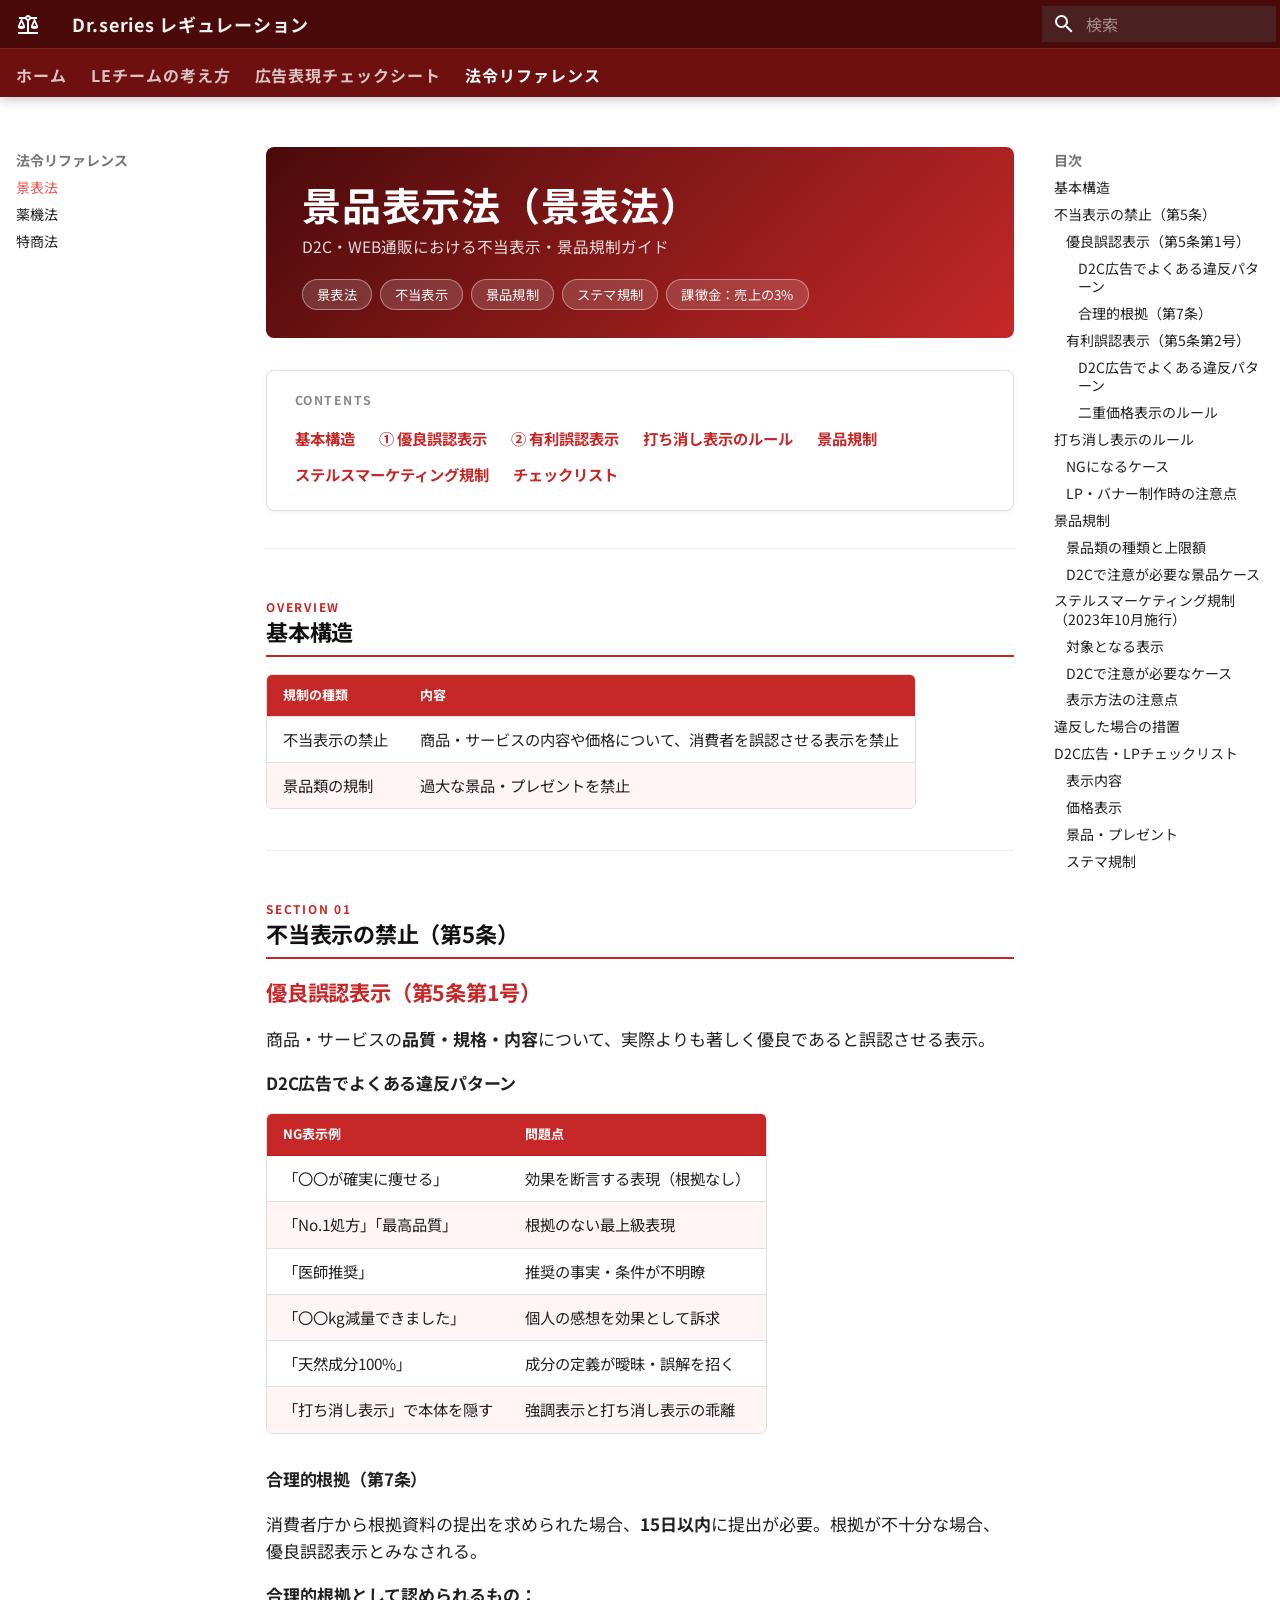
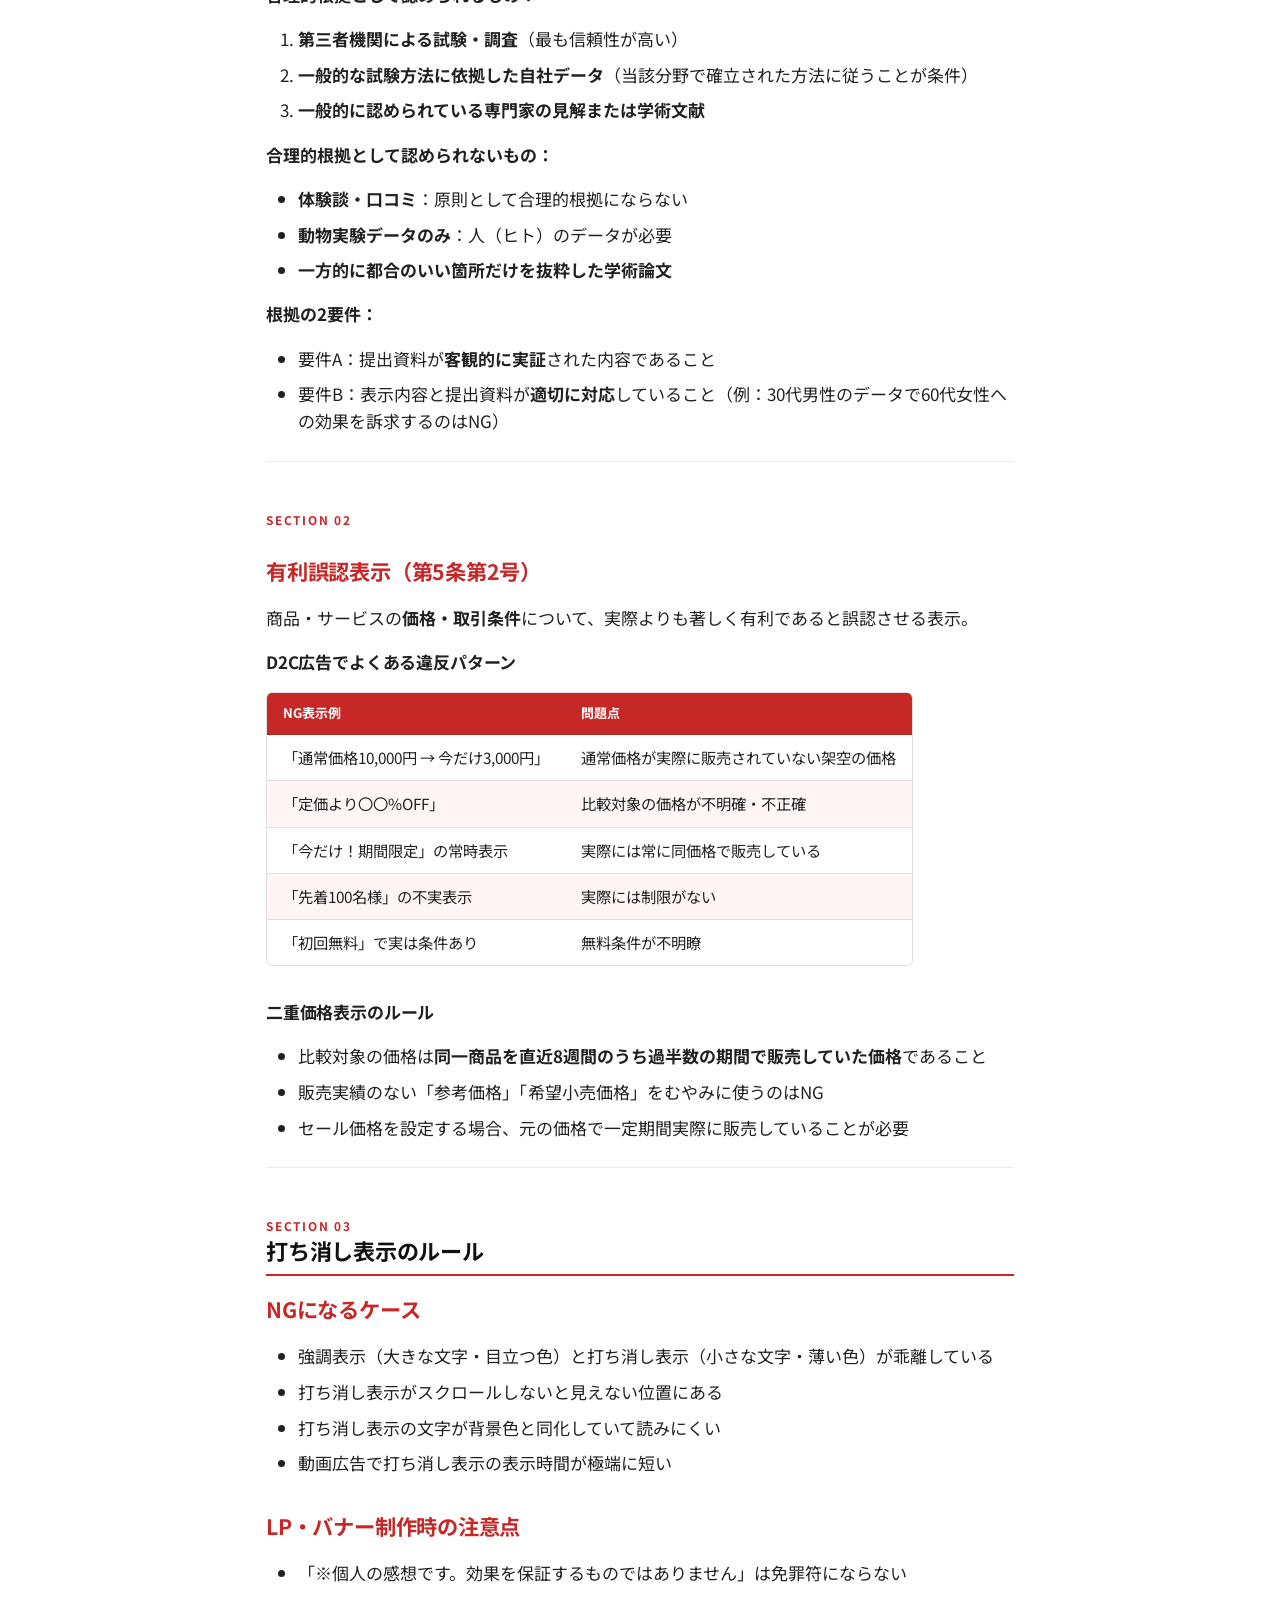
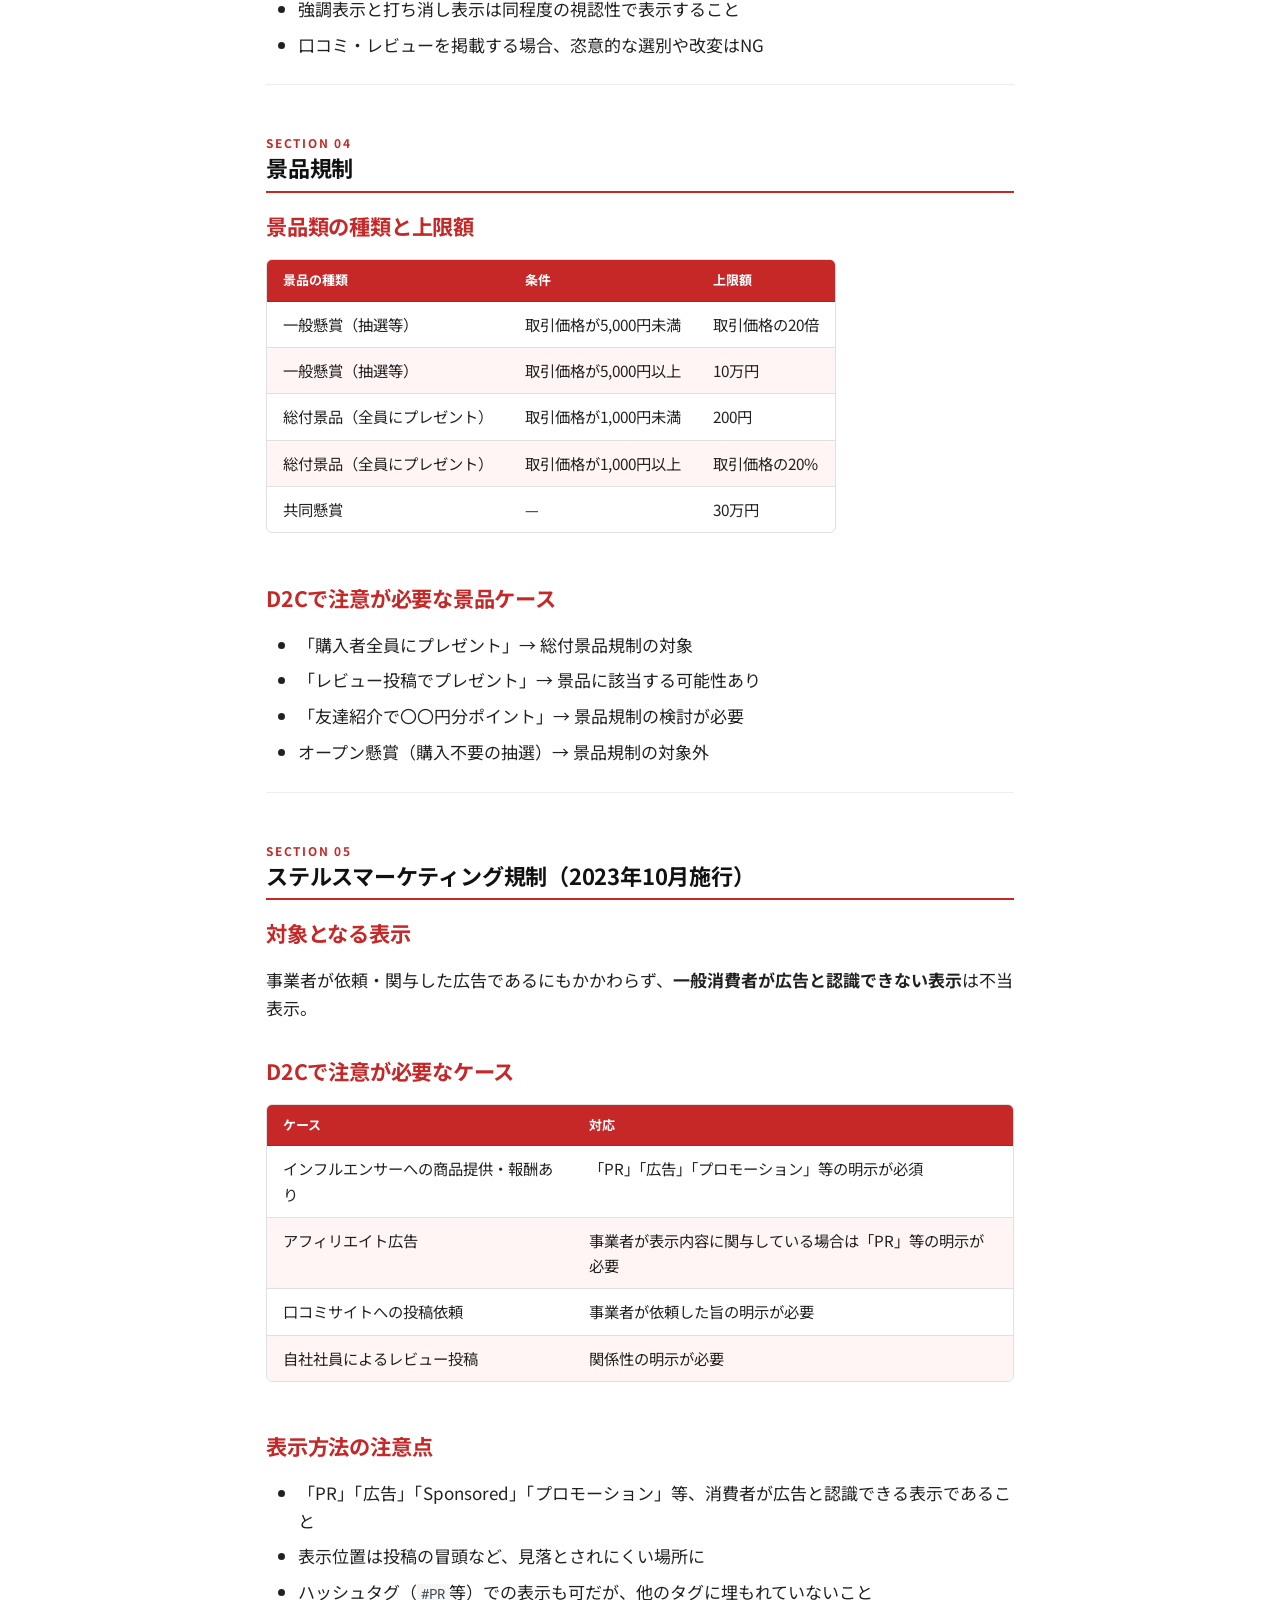
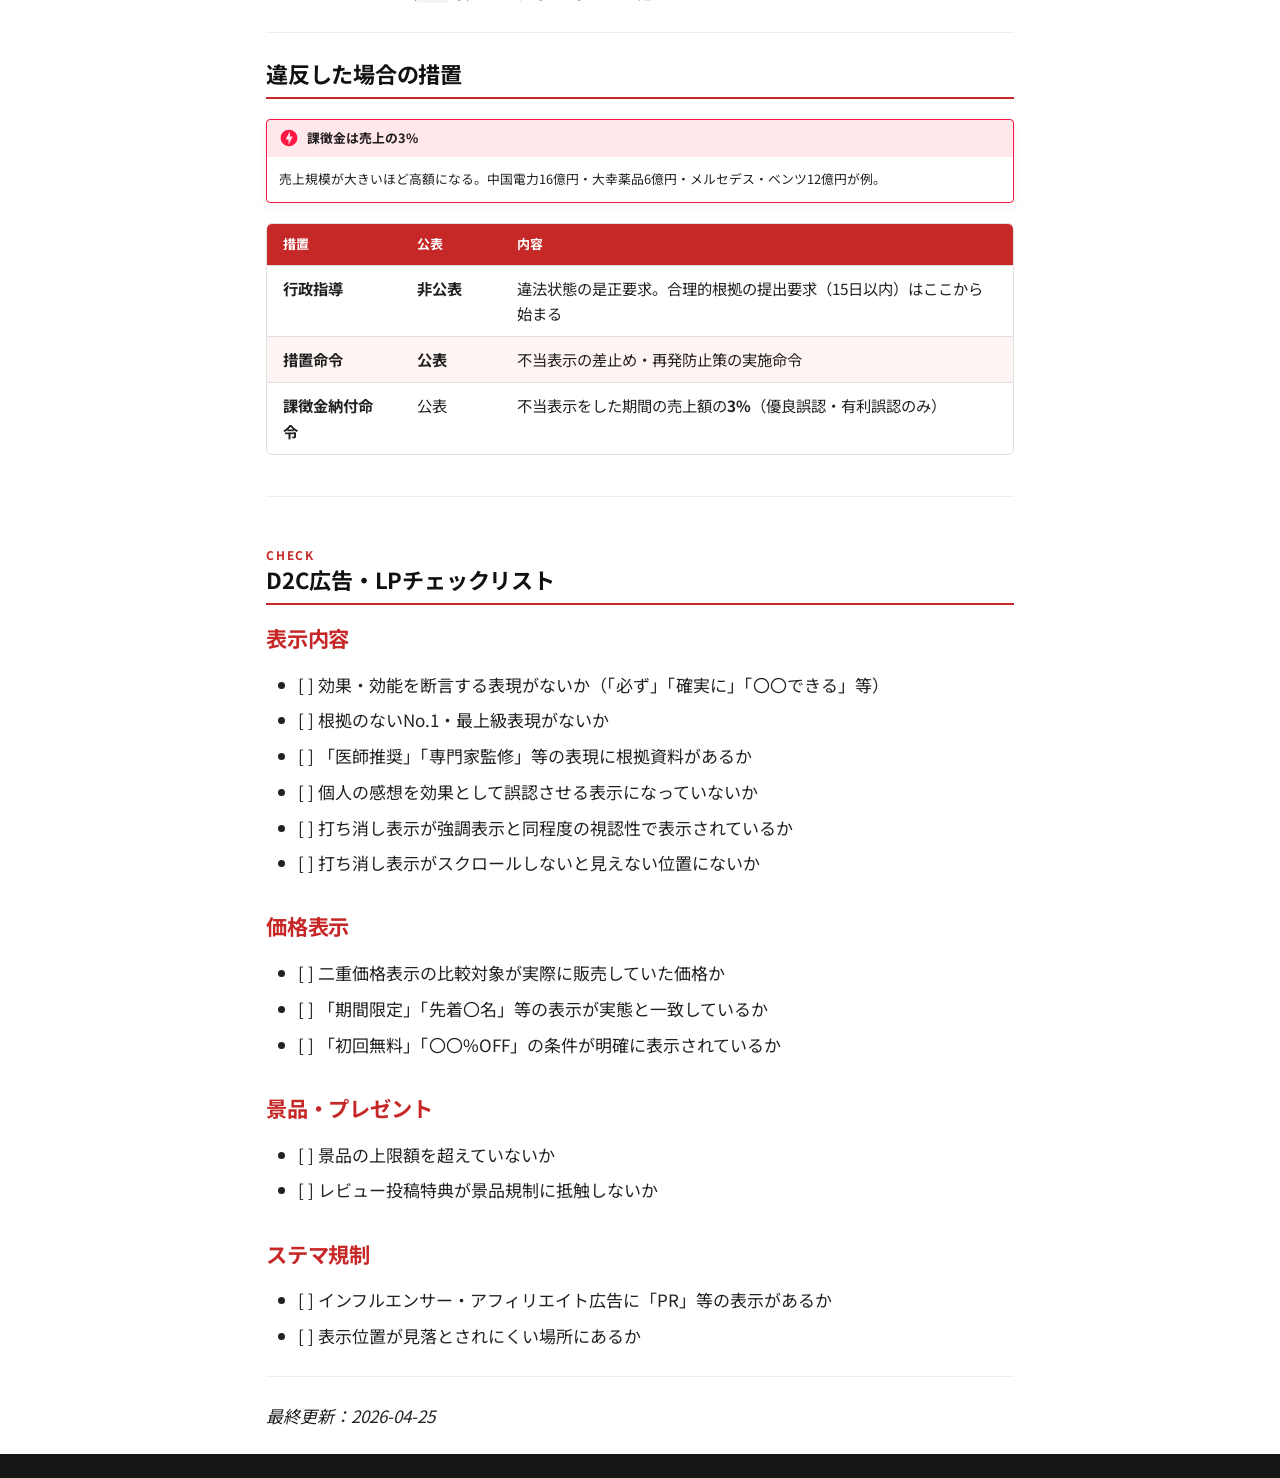
<file: law/keihyohou/index.html>
<!doctype html>
<html lang="ja" class="no-js">
  <head>
    
      <meta charset="utf-8">
      <meta name="viewport" content="width=device-width,initial-scale=1">
      
        <meta name="description" content="Dr.series LEチームの法令・広告レギュレーション知識ベース">
      
      
      
      
        <link rel="prev" href="../../products/acetect/">
      
      
        <link rel="next" href="../yakki/">
      
      
        
      
      
      <link rel="icon" href="../../assets/images/favicon.png">
      <meta name="generator" content="mkdocs-1.6.1, mkdocs-material-9.7.6">
    
    
      
        <title>景表法 - Dr.series レギュレーション</title>
      
    
    
      <link rel="stylesheet" href="../../assets/stylesheets/main.484c7ddc.min.css">
      
        
        <link rel="stylesheet" href="../../assets/stylesheets/palette.ab4e12ef.min.css">
      
      


    
    
      
    
    
      
        
        
        <link rel="preconnect" href="https://fonts.gstatic.com" crossorigin>
        <link rel="stylesheet" href="https://fonts.googleapis.com/css?family=Noto+Sans+JP:300,300i,400,400i,700,700i%7CRoboto+Mono:400,400i,700,700i&display=fallback">
        <style>:root{--md-text-font:"Noto Sans JP";--md-code-font:"Roboto Mono"}</style>
      
    
    
      <link rel="stylesheet" href="../../stylesheets/extra.css">
    
    <script>__md_scope=new URL("../..",location),__md_hash=e=>[...e].reduce(((e,_)=>(e<<5)-e+_.charCodeAt(0)),0),__md_get=(e,_=localStorage,t=__md_scope)=>JSON.parse(_.getItem(t.pathname+"."+e)),__md_set=(e,_,t=localStorage,a=__md_scope)=>{try{t.setItem(a.pathname+"."+e,JSON.stringify(_))}catch(e){}}</script>
    
      

    
    
  </head>
  
  
    
    
      
    
    
    
    
    <body dir="ltr" data-md-color-scheme="default" data-md-color-primary="red" data-md-color-accent="deep-orange">
  
    
    <input class="md-toggle" data-md-toggle="drawer" type="checkbox" id="__drawer" autocomplete="off">
    <input class="md-toggle" data-md-toggle="search" type="checkbox" id="__search" autocomplete="off">
    <label class="md-overlay" for="__drawer"></label>
    <div data-md-component="skip">
      
        
        <a href="#_1" class="md-skip">
          コンテンツにスキップ
        </a>
      
    </div>
    <div data-md-component="announce">
      
    </div>
    
    
      

  

<header class="md-header md-header--shadow md-header--lifted" data-md-component="header">
  <nav class="md-header__inner md-grid" aria-label="ヘッダー">
    <a href="../.." title="Dr.series レギュレーション" class="md-header__button md-logo" aria-label="Dr.series レギュレーション" data-md-component="logo">
      
  
  <svg xmlns="http://www.w3.org/2000/svg" viewBox="0 0 24 24"><path d="M12 3c-1.27 0-2.4.8-2.82 2H3v2h1.95L2 14c-.47 2 1 3 3.5 3s4.06-1 3.5-3L6.05 7h3.12c.33.85.98 1.5 1.83 1.83V20H2v2h20v-2h-9V8.82c.85-.32 1.5-.97 1.82-1.82h3.13L15 14c-.47 2 1 3 3.5 3s4.06-1 3.5-3l-2.95-7H21V5h-6.17C14.4 3.8 13.27 3 12 3m0 2a1 1 0 0 1 1 1 1 1 0 0 1-1 1 1 1 0 0 1-1-1 1 1 0 0 1 1-1m-6.5 5.25L7 14H4zm13 0L20 14h-3z"/></svg>

    </a>
    <label class="md-header__button md-icon" for="__drawer">
      
      <svg xmlns="http://www.w3.org/2000/svg" viewBox="0 0 24 24"><path d="M3 6h18v2H3zm0 5h18v2H3zm0 5h18v2H3z"/></svg>
    </label>
    <div class="md-header__title" data-md-component="header-title">
      <div class="md-header__ellipsis">
        <div class="md-header__topic">
          <span class="md-ellipsis">
            Dr.series レギュレーション
          </span>
        </div>
        <div class="md-header__topic" data-md-component="header-topic">
          <span class="md-ellipsis">
            
              景表法
            
          </span>
        </div>
      </div>
    </div>
    
      
        <form class="md-header__option" data-md-component="palette">
  
    
    
    
    <input class="md-option" data-md-color-media="" data-md-color-scheme="default" data-md-color-primary="red" data-md-color-accent="deep-orange"  aria-hidden="true"  type="radio" name="__palette" id="__palette_0">
    
  
</form>
      
    
    
      <script>var palette=__md_get("__palette");if(palette&&palette.color){if("(prefers-color-scheme)"===palette.color.media){var media=matchMedia("(prefers-color-scheme: light)"),input=document.querySelector(media.matches?"[data-md-color-media='(prefers-color-scheme: light)']":"[data-md-color-media='(prefers-color-scheme: dark)']");palette.color.media=input.getAttribute("data-md-color-media"),palette.color.scheme=input.getAttribute("data-md-color-scheme"),palette.color.primary=input.getAttribute("data-md-color-primary"),palette.color.accent=input.getAttribute("data-md-color-accent")}for(var[key,value]of Object.entries(palette.color))document.body.setAttribute("data-md-color-"+key,value)}</script>
    
    
    
      
      
        <label class="md-header__button md-icon" for="__search">
          
          <svg xmlns="http://www.w3.org/2000/svg" viewBox="0 0 24 24"><path d="M9.5 3A6.5 6.5 0 0 1 16 9.5c0 1.61-.59 3.09-1.56 4.23l.27.27h.79l5 5-1.5 1.5-5-5v-.79l-.27-.27A6.52 6.52 0 0 1 9.5 16 6.5 6.5 0 0 1 3 9.5 6.5 6.5 0 0 1 9.5 3m0 2C7 5 5 7 5 9.5S7 14 9.5 14 14 12 14 9.5 12 5 9.5 5"/></svg>
        </label>
        <div class="md-search" data-md-component="search" role="dialog">
  <label class="md-search__overlay" for="__search"></label>
  <div class="md-search__inner" role="search">
    <form class="md-search__form" name="search">
      <input type="text" class="md-search__input" name="query" aria-label="検索" placeholder="検索" autocapitalize="off" autocorrect="off" autocomplete="off" spellcheck="false" data-md-component="search-query" required>
      <label class="md-search__icon md-icon" for="__search">
        
        <svg xmlns="http://www.w3.org/2000/svg" viewBox="0 0 24 24"><path d="M9.5 3A6.5 6.5 0 0 1 16 9.5c0 1.61-.59 3.09-1.56 4.23l.27.27h.79l5 5-1.5 1.5-5-5v-.79l-.27-.27A6.52 6.52 0 0 1 9.5 16 6.5 6.5 0 0 1 3 9.5 6.5 6.5 0 0 1 9.5 3m0 2C7 5 5 7 5 9.5S7 14 9.5 14 14 12 14 9.5 12 5 9.5 5"/></svg>
        
        <svg xmlns="http://www.w3.org/2000/svg" viewBox="0 0 24 24"><path d="M20 11v2H8l5.5 5.5-1.42 1.42L4.16 12l7.92-7.92L13.5 5.5 8 11z"/></svg>
      </label>
      <nav class="md-search__options" aria-label="検索">
        
          <a href="javascript:void(0)" class="md-search__icon md-icon" title="共有" aria-label="共有" data-clipboard data-clipboard-text="" data-md-component="search-share" tabindex="-1">
            
            <svg xmlns="http://www.w3.org/2000/svg" viewBox="0 0 24 24"><path d="M18 16.08c-.76 0-1.44.3-1.96.77L8.91 12.7c.05-.23.09-.46.09-.7s-.04-.47-.09-.7l7.05-4.11c.54.5 1.25.81 2.04.81a3 3 0 0 0 3-3 3 3 0 0 0-3-3 3 3 0 0 0-3 3c0 .24.04.47.09.7L8.04 9.81C7.5 9.31 6.79 9 6 9a3 3 0 0 0-3 3 3 3 0 0 0 3 3c.79 0 1.5-.31 2.04-.81l7.12 4.15c-.05.21-.08.43-.08.66 0 1.61 1.31 2.91 2.92 2.91s2.92-1.3 2.92-2.91A2.92 2.92 0 0 0 18 16.08"/></svg>
          </a>
        
        <button type="reset" class="md-search__icon md-icon" title="クリア" aria-label="クリア" tabindex="-1">
          
          <svg xmlns="http://www.w3.org/2000/svg" viewBox="0 0 24 24"><path d="M19 6.41 17.59 5 12 10.59 6.41 5 5 6.41 10.59 12 5 17.59 6.41 19 12 13.41 17.59 19 19 17.59 13.41 12z"/></svg>
        </button>
      </nav>
      
    </form>
    <div class="md-search__output">
      <div class="md-search__scrollwrap" tabindex="0" data-md-scrollfix>
        <div class="md-search-result" data-md-component="search-result">
          <div class="md-search-result__meta">
            検索を初期化
          </div>
          <ol class="md-search-result__list" role="presentation"></ol>
        </div>
      </div>
    </div>
  </div>
</div>
      
    
    
  </nav>
  
    
      
<nav class="md-tabs" aria-label="タブ" data-md-component="tabs">
  <div class="md-grid">
    <ul class="md-tabs__list">
      
        
  
  
  
  
    <li class="md-tabs__item">
      <a href="../.." class="md-tabs__link">
        
  
  
    
  
  ホーム

      </a>
    </li>
  

      
        
  
  
  
  
    <li class="md-tabs__item">
      <a href="../../le-philosophy/" class="md-tabs__link">
        
  
  
    
  
  LEチームの考え方

      </a>
    </li>
  

      
        
  
  
  
  
    
    
      <li class="md-tabs__item">
        <a href="../../products/acetect/" class="md-tabs__link">
          
  
  
  広告表現チェックシート

        </a>
      </li>
    
  

      
        
  
  
  
    
  
  
    
    
      <li class="md-tabs__item md-tabs__item--active">
        <a href="./" class="md-tabs__link">
          
  
  
  法令リファレンス

        </a>
      </li>
    
  

      
    </ul>
  </div>
</nav>
    
  
</header>
    
    <div class="md-container" data-md-component="container">
      
      
        
      
      <main class="md-main" data-md-component="main">
        <div class="md-main__inner md-grid">
          
            
              
              <div class="md-sidebar md-sidebar--primary" data-md-component="sidebar" data-md-type="navigation" >
                <div class="md-sidebar__scrollwrap">
                  <div class="md-sidebar__inner">
                    


  


<nav class="md-nav md-nav--primary md-nav--lifted" aria-label="ナビゲーション" data-md-level="0">
  <label class="md-nav__title" for="__drawer">
    <a href="../.." title="Dr.series レギュレーション" class="md-nav__button md-logo" aria-label="Dr.series レギュレーション" data-md-component="logo">
      
  
  <svg xmlns="http://www.w3.org/2000/svg" viewBox="0 0 24 24"><path d="M12 3c-1.27 0-2.4.8-2.82 2H3v2h1.95L2 14c-.47 2 1 3 3.5 3s4.06-1 3.5-3L6.05 7h3.12c.33.85.98 1.5 1.83 1.83V20H2v2h20v-2h-9V8.82c.85-.32 1.5-.97 1.82-1.82h3.13L15 14c-.47 2 1 3 3.5 3s4.06-1 3.5-3l-2.95-7H21V5h-6.17C14.4 3.8 13.27 3 12 3m0 2a1 1 0 0 1 1 1 1 1 0 0 1-1 1 1 1 0 0 1-1-1 1 1 0 0 1 1-1m-6.5 5.25L7 14H4zm13 0L20 14h-3z"/></svg>

    </a>
    Dr.series レギュレーション
  </label>
  
  <ul class="md-nav__list" data-md-scrollfix>
    
      
      
  
  
  
  
    <li class="md-nav__item">
      <a href="../.." class="md-nav__link">
        
  
  
  <span class="md-ellipsis">
    
  
    ホーム
  

    
  </span>
  
  

      </a>
    </li>
  

    
      
      
  
  
  
  
    <li class="md-nav__item">
      <a href="../../le-philosophy/" class="md-nav__link">
        
  
  
  <span class="md-ellipsis">
    
  
    LEチームの考え方
  

    
  </span>
  
  

      </a>
    </li>
  

    
      
      
  
  
  
  
    
    
    
    
      
      
        
      
    
    
    <li class="md-nav__item md-nav__item--nested">
      
        
        
        <input class="md-nav__toggle md-toggle " type="checkbox" id="__nav_3" >
        
          
          <label class="md-nav__link" for="__nav_3" id="__nav_3_label" tabindex="0">
            
  
  
  <span class="md-ellipsis">
    
  
    広告表現チェックシート
  

    
  </span>
  
  

            <span class="md-nav__icon md-icon"></span>
          </label>
        
        <nav class="md-nav" data-md-level="1" aria-labelledby="__nav_3_label" aria-expanded="false">
          <label class="md-nav__title" for="__nav_3">
            <span class="md-nav__icon md-icon"></span>
            
  
    広告表現チェックシート
  

          </label>
          <ul class="md-nav__list" data-md-scrollfix>
            
              
                
  
  
  
  
    <li class="md-nav__item">
      <a href="../../products/acetect/" class="md-nav__link">
        
  
  
  <span class="md-ellipsis">
    
  
    アセテクト
  

    
  </span>
  
  

      </a>
    </li>
  

              
            
          </ul>
        </nav>
      
    </li>
  

    
      
      
  
  
    
  
  
  
    
    
    
    
      
        
        
      
      
        
      
    
    
    <li class="md-nav__item md-nav__item--active md-nav__item--section md-nav__item--nested">
      
        
        
        <input class="md-nav__toggle md-toggle " type="checkbox" id="__nav_4" checked>
        
          
          <label class="md-nav__link" for="__nav_4" id="__nav_4_label" tabindex="">
            
  
  
  <span class="md-ellipsis">
    
  
    法令リファレンス
  

    
  </span>
  
  

            <span class="md-nav__icon md-icon"></span>
          </label>
        
        <nav class="md-nav" data-md-level="1" aria-labelledby="__nav_4_label" aria-expanded="true">
          <label class="md-nav__title" for="__nav_4">
            <span class="md-nav__icon md-icon"></span>
            
  
    法令リファレンス
  

          </label>
          <ul class="md-nav__list" data-md-scrollfix>
            
              
                
  
  
    
  
  
  
    <li class="md-nav__item md-nav__item--active">
      
      <input class="md-nav__toggle md-toggle" type="checkbox" id="__toc">
      
      
        
      
      
        <label class="md-nav__link md-nav__link--active" for="__toc">
          
  
  
  <span class="md-ellipsis">
    
  
    景表法
  

    
  </span>
  
  

          <span class="md-nav__icon md-icon"></span>
        </label>
      
      <a href="./" class="md-nav__link md-nav__link--active">
        
  
  
  <span class="md-ellipsis">
    
  
    景表法
  

    
  </span>
  
  

      </a>
      
        

<nav class="md-nav md-nav--secondary" aria-label="目次">
  
  
  
    
  
  
    <label class="md-nav__title" for="__toc">
      <span class="md-nav__icon md-icon"></span>
      目次
    </label>
    <ul class="md-nav__list" data-md-component="toc" data-md-scrollfix>
      
        <li class="md-nav__item">
  <a href="#_2" class="md-nav__link">
    <span class="md-ellipsis">
      
        基本構造
      
    </span>
  </a>
  
</li>
      
        <li class="md-nav__item">
  <a href="#5" class="md-nav__link">
    <span class="md-ellipsis">
      
        不当表示の禁止（第5条）
      
    </span>
  </a>
  
    <nav class="md-nav" aria-label="不当表示の禁止（第5条）">
      <ul class="md-nav__list">
        
          <li class="md-nav__item">
  <a href="#51" class="md-nav__link">
    <span class="md-ellipsis">
      
        優良誤認表示（第5条第1号）
      
    </span>
  </a>
  
    <nav class="md-nav" aria-label="優良誤認表示（第5条第1号）">
      <ul class="md-nav__list">
        
          <li class="md-nav__item">
  <a href="#d2c" class="md-nav__link">
    <span class="md-ellipsis">
      
        D2C広告でよくある違反パターン
      
    </span>
  </a>
  
</li>
        
          <li class="md-nav__item">
  <a href="#7" class="md-nav__link">
    <span class="md-ellipsis">
      
        合理的根拠（第7条）
      
    </span>
  </a>
  
</li>
        
      </ul>
    </nav>
  
</li>
        
          <li class="md-nav__item">
  <a href="#52" class="md-nav__link">
    <span class="md-ellipsis">
      
        有利誤認表示（第5条第2号）
      
    </span>
  </a>
  
    <nav class="md-nav" aria-label="有利誤認表示（第5条第2号）">
      <ul class="md-nav__list">
        
          <li class="md-nav__item">
  <a href="#d2c_1" class="md-nav__link">
    <span class="md-ellipsis">
      
        D2C広告でよくある違反パターン
      
    </span>
  </a>
  
</li>
        
          <li class="md-nav__item">
  <a href="#_3" class="md-nav__link">
    <span class="md-ellipsis">
      
        二重価格表示のルール
      
    </span>
  </a>
  
</li>
        
      </ul>
    </nav>
  
</li>
        
      </ul>
    </nav>
  
</li>
      
        <li class="md-nav__item">
  <a href="#_4" class="md-nav__link">
    <span class="md-ellipsis">
      
        打ち消し表示のルール
      
    </span>
  </a>
  
    <nav class="md-nav" aria-label="打ち消し表示のルール">
      <ul class="md-nav__list">
        
          <li class="md-nav__item">
  <a href="#ng" class="md-nav__link">
    <span class="md-ellipsis">
      
        NGになるケース
      
    </span>
  </a>
  
</li>
        
          <li class="md-nav__item">
  <a href="#lp" class="md-nav__link">
    <span class="md-ellipsis">
      
        LP・バナー制作時の注意点
      
    </span>
  </a>
  
</li>
        
      </ul>
    </nav>
  
</li>
      
        <li class="md-nav__item">
  <a href="#_5" class="md-nav__link">
    <span class="md-ellipsis">
      
        景品規制
      
    </span>
  </a>
  
    <nav class="md-nav" aria-label="景品規制">
      <ul class="md-nav__list">
        
          <li class="md-nav__item">
  <a href="#_6" class="md-nav__link">
    <span class="md-ellipsis">
      
        景品類の種類と上限額
      
    </span>
  </a>
  
</li>
        
          <li class="md-nav__item">
  <a href="#d2c_2" class="md-nav__link">
    <span class="md-ellipsis">
      
        D2Cで注意が必要な景品ケース
      
    </span>
  </a>
  
</li>
        
      </ul>
    </nav>
  
</li>
      
        <li class="md-nav__item">
  <a href="#202310" class="md-nav__link">
    <span class="md-ellipsis">
      
        ステルスマーケティング規制（2023年10月施行）
      
    </span>
  </a>
  
    <nav class="md-nav" aria-label="ステルスマーケティング規制（2023年10月施行）">
      <ul class="md-nav__list">
        
          <li class="md-nav__item">
  <a href="#_7" class="md-nav__link">
    <span class="md-ellipsis">
      
        対象となる表示
      
    </span>
  </a>
  
</li>
        
          <li class="md-nav__item">
  <a href="#d2c_3" class="md-nav__link">
    <span class="md-ellipsis">
      
        D2Cで注意が必要なケース
      
    </span>
  </a>
  
</li>
        
          <li class="md-nav__item">
  <a href="#_8" class="md-nav__link">
    <span class="md-ellipsis">
      
        表示方法の注意点
      
    </span>
  </a>
  
</li>
        
      </ul>
    </nav>
  
</li>
      
        <li class="md-nav__item">
  <a href="#_9" class="md-nav__link">
    <span class="md-ellipsis">
      
        違反した場合の措置
      
    </span>
  </a>
  
</li>
      
        <li class="md-nav__item">
  <a href="#d2clp" class="md-nav__link">
    <span class="md-ellipsis">
      
        D2C広告・LPチェックリスト
      
    </span>
  </a>
  
    <nav class="md-nav" aria-label="D2C広告・LPチェックリスト">
      <ul class="md-nav__list">
        
          <li class="md-nav__item">
  <a href="#_10" class="md-nav__link">
    <span class="md-ellipsis">
      
        表示内容
      
    </span>
  </a>
  
</li>
        
          <li class="md-nav__item">
  <a href="#_11" class="md-nav__link">
    <span class="md-ellipsis">
      
        価格表示
      
    </span>
  </a>
  
</li>
        
          <li class="md-nav__item">
  <a href="#_12" class="md-nav__link">
    <span class="md-ellipsis">
      
        景品・プレゼント
      
    </span>
  </a>
  
</li>
        
          <li class="md-nav__item">
  <a href="#_13" class="md-nav__link">
    <span class="md-ellipsis">
      
        ステマ規制
      
    </span>
  </a>
  
</li>
        
      </ul>
    </nav>
  
</li>
      
    </ul>
  
</nav>
      
    </li>
  

              
            
              
                
  
  
  
  
    <li class="md-nav__item">
      <a href="../yakki/" class="md-nav__link">
        
  
  
  <span class="md-ellipsis">
    
  
    薬機法
  

    
  </span>
  
  

      </a>
    </li>
  

              
            
              
                
  
  
  
  
    <li class="md-nav__item">
      <a href="../tokushohou/" class="md-nav__link">
        
  
  
  <span class="md-ellipsis">
    
  
    特商法
  

    
  </span>
  
  

      </a>
    </li>
  

              
            
          </ul>
        </nav>
      
    </li>
  

    
  </ul>
</nav>
                  </div>
                </div>
              </div>
            
            
              
              <div class="md-sidebar md-sidebar--secondary" data-md-component="sidebar" data-md-type="toc" >
                <div class="md-sidebar__scrollwrap">
                  <div class="md-sidebar__inner">
                    

<nav class="md-nav md-nav--secondary" aria-label="目次">
  
  
  
    
  
  
    <label class="md-nav__title" for="__toc">
      <span class="md-nav__icon md-icon"></span>
      目次
    </label>
    <ul class="md-nav__list" data-md-component="toc" data-md-scrollfix>
      
        <li class="md-nav__item">
  <a href="#_2" class="md-nav__link">
    <span class="md-ellipsis">
      
        基本構造
      
    </span>
  </a>
  
</li>
      
        <li class="md-nav__item">
  <a href="#5" class="md-nav__link">
    <span class="md-ellipsis">
      
        不当表示の禁止（第5条）
      
    </span>
  </a>
  
    <nav class="md-nav" aria-label="不当表示の禁止（第5条）">
      <ul class="md-nav__list">
        
          <li class="md-nav__item">
  <a href="#51" class="md-nav__link">
    <span class="md-ellipsis">
      
        優良誤認表示（第5条第1号）
      
    </span>
  </a>
  
    <nav class="md-nav" aria-label="優良誤認表示（第5条第1号）">
      <ul class="md-nav__list">
        
          <li class="md-nav__item">
  <a href="#d2c" class="md-nav__link">
    <span class="md-ellipsis">
      
        D2C広告でよくある違反パターン
      
    </span>
  </a>
  
</li>
        
          <li class="md-nav__item">
  <a href="#7" class="md-nav__link">
    <span class="md-ellipsis">
      
        合理的根拠（第7条）
      
    </span>
  </a>
  
</li>
        
      </ul>
    </nav>
  
</li>
        
          <li class="md-nav__item">
  <a href="#52" class="md-nav__link">
    <span class="md-ellipsis">
      
        有利誤認表示（第5条第2号）
      
    </span>
  </a>
  
    <nav class="md-nav" aria-label="有利誤認表示（第5条第2号）">
      <ul class="md-nav__list">
        
          <li class="md-nav__item">
  <a href="#d2c_1" class="md-nav__link">
    <span class="md-ellipsis">
      
        D2C広告でよくある違反パターン
      
    </span>
  </a>
  
</li>
        
          <li class="md-nav__item">
  <a href="#_3" class="md-nav__link">
    <span class="md-ellipsis">
      
        二重価格表示のルール
      
    </span>
  </a>
  
</li>
        
      </ul>
    </nav>
  
</li>
        
      </ul>
    </nav>
  
</li>
      
        <li class="md-nav__item">
  <a href="#_4" class="md-nav__link">
    <span class="md-ellipsis">
      
        打ち消し表示のルール
      
    </span>
  </a>
  
    <nav class="md-nav" aria-label="打ち消し表示のルール">
      <ul class="md-nav__list">
        
          <li class="md-nav__item">
  <a href="#ng" class="md-nav__link">
    <span class="md-ellipsis">
      
        NGになるケース
      
    </span>
  </a>
  
</li>
        
          <li class="md-nav__item">
  <a href="#lp" class="md-nav__link">
    <span class="md-ellipsis">
      
        LP・バナー制作時の注意点
      
    </span>
  </a>
  
</li>
        
      </ul>
    </nav>
  
</li>
      
        <li class="md-nav__item">
  <a href="#_5" class="md-nav__link">
    <span class="md-ellipsis">
      
        景品規制
      
    </span>
  </a>
  
    <nav class="md-nav" aria-label="景品規制">
      <ul class="md-nav__list">
        
          <li class="md-nav__item">
  <a href="#_6" class="md-nav__link">
    <span class="md-ellipsis">
      
        景品類の種類と上限額
      
    </span>
  </a>
  
</li>
        
          <li class="md-nav__item">
  <a href="#d2c_2" class="md-nav__link">
    <span class="md-ellipsis">
      
        D2Cで注意が必要な景品ケース
      
    </span>
  </a>
  
</li>
        
      </ul>
    </nav>
  
</li>
      
        <li class="md-nav__item">
  <a href="#202310" class="md-nav__link">
    <span class="md-ellipsis">
      
        ステルスマーケティング規制（2023年10月施行）
      
    </span>
  </a>
  
    <nav class="md-nav" aria-label="ステルスマーケティング規制（2023年10月施行）">
      <ul class="md-nav__list">
        
          <li class="md-nav__item">
  <a href="#_7" class="md-nav__link">
    <span class="md-ellipsis">
      
        対象となる表示
      
    </span>
  </a>
  
</li>
        
          <li class="md-nav__item">
  <a href="#d2c_3" class="md-nav__link">
    <span class="md-ellipsis">
      
        D2Cで注意が必要なケース
      
    </span>
  </a>
  
</li>
        
          <li class="md-nav__item">
  <a href="#_8" class="md-nav__link">
    <span class="md-ellipsis">
      
        表示方法の注意点
      
    </span>
  </a>
  
</li>
        
      </ul>
    </nav>
  
</li>
      
        <li class="md-nav__item">
  <a href="#_9" class="md-nav__link">
    <span class="md-ellipsis">
      
        違反した場合の措置
      
    </span>
  </a>
  
</li>
      
        <li class="md-nav__item">
  <a href="#d2clp" class="md-nav__link">
    <span class="md-ellipsis">
      
        D2C広告・LPチェックリスト
      
    </span>
  </a>
  
    <nav class="md-nav" aria-label="D2C広告・LPチェックリスト">
      <ul class="md-nav__list">
        
          <li class="md-nav__item">
  <a href="#_10" class="md-nav__link">
    <span class="md-ellipsis">
      
        表示内容
      
    </span>
  </a>
  
</li>
        
          <li class="md-nav__item">
  <a href="#_11" class="md-nav__link">
    <span class="md-ellipsis">
      
        価格表示
      
    </span>
  </a>
  
</li>
        
          <li class="md-nav__item">
  <a href="#_12" class="md-nav__link">
    <span class="md-ellipsis">
      
        景品・プレゼント
      
    </span>
  </a>
  
</li>
        
          <li class="md-nav__item">
  <a href="#_13" class="md-nav__link">
    <span class="md-ellipsis">
      
        ステマ規制
      
    </span>
  </a>
  
</li>
        
      </ul>
    </nav>
  
</li>
      
    </ul>
  
</nav>
                  </div>
                </div>
              </div>
            
          
          
            <div class="md-content" data-md-component="content">
              
              <article class="md-content__inner md-typeset">
                
                  



<div class="product-header">
<h1 id="_1">景品表示法（景表法）<a class="headerlink" href="#_1" title="Permanent link">&para;</a></h1>
<div class="subtitle">D2C・WEB通販における不当表示・景品規制ガイド</div>
<div class="product-tags">
  <span class="product-tag">景表法</span>
  <span class="product-tag">不当表示</span>
  <span class="product-tag">景品規制</span>
  <span class="product-tag">ステマ規制</span>
  <span class="product-tag">課徴金：売上の3%</span>
</div>
</div>
<div class="contents-card">
<div class="contents-title">CONTENTS</div>
<div class="contents-links">
  <a href="#basic">基本構造</a>
  <a href="#yuryo">① 優良誤認表示</a>
  <a href="#yuri">② 有利誤認表示</a>
  <a href="#打ち消し">打ち消し表示のルール</a>
  <a href="#keihin">景品規制</a>
  <a href="#stealth">ステルスマーケティング規制</a>
  <a href="#checklist">チェックリスト</a>
</div>
</div>

<hr />
<div class="section-label" id="basic">OVERVIEW</div>

<h2 id="_2">基本構造<a class="headerlink" href="#_2" title="Permanent link">&para;</a></h2>
<table>
<thead>
<tr>
<th>規制の種類</th>
<th>内容</th>
</tr>
</thead>
<tbody>
<tr>
<td>不当表示の禁止</td>
<td>商品・サービスの内容や価格について、消費者を誤認させる表示を禁止</td>
</tr>
<tr>
<td>景品類の規制</td>
<td>過大な景品・プレゼントを禁止</td>
</tr>
</tbody>
</table>
<hr />
<div class="section-label" id="yuryo">SECTION 01</div>

<h2 id="5">不当表示の禁止（第5条）<a class="headerlink" href="#5" title="Permanent link">&para;</a></h2>
<h3 id="51">優良誤認表示（第5条第1号）<a class="headerlink" href="#51" title="Permanent link">&para;</a></h3>
<p>商品・サービスの<strong>品質・規格・内容</strong>について、実際よりも著しく優良であると誤認させる表示。</p>
<h4 id="d2c">D2C広告でよくある違反パターン<a class="headerlink" href="#d2c" title="Permanent link">&para;</a></h4>
<table>
<thead>
<tr>
<th>NG表示例</th>
<th>問題点</th>
</tr>
</thead>
<tbody>
<tr>
<td>「〇〇が確実に痩せる」</td>
<td>効果を断言する表現（根拠なし）</td>
</tr>
<tr>
<td>「No.1処方」「最高品質」</td>
<td>根拠のない最上級表現</td>
</tr>
<tr>
<td>「医師推奨」</td>
<td>推奨の事実・条件が不明瞭</td>
</tr>
<tr>
<td>「〇〇kg減量できました」</td>
<td>個人の感想を効果として訴求</td>
</tr>
<tr>
<td>「天然成分100%」</td>
<td>成分の定義が曖昧・誤解を招く</td>
</tr>
<tr>
<td>「打ち消し表示」で本体を隠す</td>
<td>強調表示と打ち消し表示の乖離</td>
</tr>
</tbody>
</table>
<h4 id="7">合理的根拠（第7条）<a class="headerlink" href="#7" title="Permanent link">&para;</a></h4>
<p>消費者庁から根拠資料の提出を求められた場合、<strong>15日以内</strong>に提出が必要。根拠が不十分な場合、優良誤認表示とみなされる。</p>
<p><strong>合理的根拠として認められるもの：</strong></p>
<ol>
<li><strong>第三者機関による試験・調査</strong>（最も信頼性が高い）</li>
<li><strong>一般的な試験方法に依拠した自社データ</strong>（当該分野で確立された方法に従うことが条件）</li>
<li><strong>一般的に認められている専門家の見解または学術文献</strong></li>
</ol>
<p><strong>合理的根拠として認められないもの：</strong></p>
<ul>
<li><strong>体験談・口コミ</strong>：原則として合理的根拠にならない</li>
<li><strong>動物実験データのみ</strong>：人（ヒト）のデータが必要</li>
<li><strong>一方的に都合のいい箇所だけを抜粋した学術論文</strong></li>
</ul>
<p><strong>根拠の2要件：</strong></p>
<ul>
<li>要件A：提出資料が<strong>客観的に実証</strong>された内容であること</li>
<li>要件B：表示内容と提出資料が<strong>適切に対応</strong>していること（例：30代男性のデータで60代女性への効果を訴求するのはNG）</li>
</ul>
<hr />
<div class="section-label" id="yuri">SECTION 02</div>

<h3 id="52">有利誤認表示（第5条第2号）<a class="headerlink" href="#52" title="Permanent link">&para;</a></h3>
<p>商品・サービスの<strong>価格・取引条件</strong>について、実際よりも著しく有利であると誤認させる表示。</p>
<h4 id="d2c_1">D2C広告でよくある違反パターン<a class="headerlink" href="#d2c_1" title="Permanent link">&para;</a></h4>
<table>
<thead>
<tr>
<th>NG表示例</th>
<th>問題点</th>
</tr>
</thead>
<tbody>
<tr>
<td>「通常価格10,000円 → 今だけ3,000円」</td>
<td>通常価格が実際に販売されていない架空の価格</td>
</tr>
<tr>
<td>「定価より〇〇%OFF」</td>
<td>比較対象の価格が不明確・不正確</td>
</tr>
<tr>
<td>「今だけ！期間限定」の常時表示</td>
<td>実際には常に同価格で販売している</td>
</tr>
<tr>
<td>「先着100名様」の不実表示</td>
<td>実際には制限がない</td>
</tr>
<tr>
<td>「初回無料」で実は条件あり</td>
<td>無料条件が不明瞭</td>
</tr>
</tbody>
</table>
<h4 id="_3">二重価格表示のルール<a class="headerlink" href="#_3" title="Permanent link">&para;</a></h4>
<ul>
<li>比較対象の価格は<strong>同一商品を直近8週間のうち過半数の期間で販売していた価格</strong>であること</li>
<li>販売実績のない「参考価格」「希望小売価格」をむやみに使うのはNG</li>
<li>セール価格を設定する場合、元の価格で一定期間実際に販売していることが必要</li>
</ul>
<hr />
<div class="section-label" id="打ち消し">SECTION 03</div>

<h2 id="_4">打ち消し表示のルール<a class="headerlink" href="#_4" title="Permanent link">&para;</a></h2>
<h3 id="ng">NGになるケース<a class="headerlink" href="#ng" title="Permanent link">&para;</a></h3>
<ul>
<li>強調表示（大きな文字・目立つ色）と打ち消し表示（小さな文字・薄い色）が乖離している</li>
<li>打ち消し表示がスクロールしないと見えない位置にある</li>
<li>打ち消し表示の文字が背景色と同化していて読みにくい</li>
<li>動画広告で打ち消し表示の表示時間が極端に短い</li>
</ul>
<h3 id="lp">LP・バナー制作時の注意点<a class="headerlink" href="#lp" title="Permanent link">&para;</a></h3>
<ul>
<li>「※個人の感想です。効果を保証するものではありません」は免罪符にならない</li>
<li>強調表示と打ち消し表示は同程度の視認性で表示すること</li>
<li>口コミ・レビューを掲載する場合、恣意的な選別や改変はNG</li>
</ul>
<hr />
<div class="section-label" id="keihin">SECTION 04</div>

<h2 id="_5">景品規制<a class="headerlink" href="#_5" title="Permanent link">&para;</a></h2>
<h3 id="_6">景品類の種類と上限額<a class="headerlink" href="#_6" title="Permanent link">&para;</a></h3>
<table>
<thead>
<tr>
<th>景品の種類</th>
<th>条件</th>
<th>上限額</th>
</tr>
</thead>
<tbody>
<tr>
<td>一般懸賞（抽選等）</td>
<td>取引価格が5,000円未満</td>
<td>取引価格の20倍</td>
</tr>
<tr>
<td>一般懸賞（抽選等）</td>
<td>取引価格が5,000円以上</td>
<td>10万円</td>
</tr>
<tr>
<td>総付景品（全員にプレゼント）</td>
<td>取引価格が1,000円未満</td>
<td>200円</td>
</tr>
<tr>
<td>総付景品（全員にプレゼント）</td>
<td>取引価格が1,000円以上</td>
<td>取引価格の20%</td>
</tr>
<tr>
<td>共同懸賞</td>
<td>—</td>
<td>30万円</td>
</tr>
</tbody>
</table>
<h3 id="d2c_2">D2Cで注意が必要な景品ケース<a class="headerlink" href="#d2c_2" title="Permanent link">&para;</a></h3>
<ul>
<li>「購入者全員にプレゼント」→ 総付景品規制の対象</li>
<li>「レビュー投稿でプレゼント」→ 景品に該当する可能性あり</li>
<li>「友達紹介で〇〇円分ポイント」→ 景品規制の検討が必要</li>
<li>オープン懸賞（購入不要の抽選）→ 景品規制の対象外</li>
</ul>
<hr />
<div class="section-label" id="stealth">SECTION 05</div>

<h2 id="202310">ステルスマーケティング規制（2023年10月施行）<a class="headerlink" href="#202310" title="Permanent link">&para;</a></h2>
<h3 id="_7">対象となる表示<a class="headerlink" href="#_7" title="Permanent link">&para;</a></h3>
<p>事業者が依頼・関与した広告であるにもかかわらず、<strong>一般消費者が広告と認識できない表示</strong>は不当表示。</p>
<h3 id="d2c_3">D2Cで注意が必要なケース<a class="headerlink" href="#d2c_3" title="Permanent link">&para;</a></h3>
<table>
<thead>
<tr>
<th>ケース</th>
<th>対応</th>
</tr>
</thead>
<tbody>
<tr>
<td>インフルエンサーへの商品提供・報酬あり</td>
<td>「PR」「広告」「プロモーション」等の明示が必須</td>
</tr>
<tr>
<td>アフィリエイト広告</td>
<td>事業者が表示内容に関与している場合は「PR」等の明示が必要</td>
</tr>
<tr>
<td>口コミサイトへの投稿依頼</td>
<td>事業者が依頼した旨の明示が必要</td>
</tr>
<tr>
<td>自社社員によるレビュー投稿</td>
<td>関係性の明示が必要</td>
</tr>
</tbody>
</table>
<h3 id="_8">表示方法の注意点<a class="headerlink" href="#_8" title="Permanent link">&para;</a></h3>
<ul>
<li>「PR」「広告」「Sponsored」「プロモーション」等、消費者が広告と認識できる表示であること</li>
<li>表示位置は投稿の冒頭など、見落とされにくい場所に</li>
<li>ハッシュタグ（<code>#PR</code>等）での表示も可だが、他のタグに埋もれていないこと</li>
</ul>
<hr />
<h2 id="_9">違反した場合の措置<a class="headerlink" href="#_9" title="Permanent link">&para;</a></h2>
<div class="admonition danger">
<p class="admonition-title">課徴金は売上の3%</p>
<p>売上規模が大きいほど高額になる。中国電力16億円・大幸薬品6億円・メルセデス・ベンツ12億円が例。</p>
</div>
<table>
<thead>
<tr>
<th>措置</th>
<th>公表</th>
<th>内容</th>
</tr>
</thead>
<tbody>
<tr>
<td><strong>行政指導</strong></td>
<td><strong>非公表</strong></td>
<td>違法状態の是正要求。合理的根拠の提出要求（15日以内）はここから始まる</td>
</tr>
<tr>
<td><strong>措置命令</strong></td>
<td><strong>公表</strong></td>
<td>不当表示の差止め・再発防止策の実施命令</td>
</tr>
<tr>
<td><strong>課徴金納付命令</strong></td>
<td>公表</td>
<td>不当表示をした期間の売上額の<strong>3%</strong>（優良誤認・有利誤認のみ）</td>
</tr>
</tbody>
</table>
<hr />
<div class="section-label" id="checklist">CHECK</div>

<h2 id="d2clp">D2C広告・LPチェックリスト<a class="headerlink" href="#d2clp" title="Permanent link">&para;</a></h2>
<h3 id="_10">表示内容<a class="headerlink" href="#_10" title="Permanent link">&para;</a></h3>
<ul>
<li>[ ] 効果・効能を断言する表現がないか（「必ず」「確実に」「〇〇できる」等）</li>
<li>[ ] 根拠のないNo.1・最上級表現がないか</li>
<li>[ ] 「医師推奨」「専門家監修」等の表現に根拠資料があるか</li>
<li>[ ] 個人の感想を効果として誤認させる表示になっていないか</li>
<li>[ ] 打ち消し表示が強調表示と同程度の視認性で表示されているか</li>
<li>[ ] 打ち消し表示がスクロールしないと見えない位置にないか</li>
</ul>
<h3 id="_11">価格表示<a class="headerlink" href="#_11" title="Permanent link">&para;</a></h3>
<ul>
<li>[ ] 二重価格表示の比較対象が実際に販売していた価格か</li>
<li>[ ] 「期間限定」「先着〇名」等の表示が実態と一致しているか</li>
<li>[ ] 「初回無料」「〇〇%OFF」の条件が明確に表示されているか</li>
</ul>
<h3 id="_12">景品・プレゼント<a class="headerlink" href="#_12" title="Permanent link">&para;</a></h3>
<ul>
<li>[ ] 景品の上限額を超えていないか</li>
<li>[ ] レビュー投稿特典が景品規制に抵触しないか</li>
</ul>
<h3 id="_13">ステマ規制<a class="headerlink" href="#_13" title="Permanent link">&para;</a></h3>
<ul>
<li>[ ] インフルエンサー・アフィリエイト広告に「PR」等の表示があるか</li>
<li>[ ] 表示位置が見落とされにくい場所にあるか</li>
</ul>
<hr />
<p><em>最終更新：2026-04-25</em></p>












                
              </article>
            </div>
          
          
  <script>var tabs=__md_get("__tabs");if(Array.isArray(tabs))e:for(var set of document.querySelectorAll(".tabbed-set")){var labels=set.querySelector(".tabbed-labels");for(var tab of tabs)for(var label of labels.getElementsByTagName("label"))if(label.innerText.trim()===tab){var input=document.getElementById(label.htmlFor);input.checked=!0;continue e}}</script>

<script>var target=document.getElementById(location.hash.slice(1));target&&target.name&&(target.checked=target.name.startsWith("__tabbed_"))</script>
        </div>
        
          <button type="button" class="md-top md-icon" data-md-component="top" hidden>
  
  <svg xmlns="http://www.w3.org/2000/svg" viewBox="0 0 24 24"><path d="M13 20h-2V8l-5.5 5.5-1.42-1.42L12 4.16l7.92 7.92-1.42 1.42L13 8z"/></svg>
  ページトップへ戻る
</button>
        
      </main>
      
        <footer class="md-footer">
  
  <div class="md-footer-meta md-typeset">
    <div class="md-footer-meta__inner md-grid">
      <div class="md-copyright">
  
  
</div>
      
    </div>
  </div>
</footer>
      
    </div>
    <div class="md-dialog" data-md-component="dialog">
      <div class="md-dialog__inner md-typeset"></div>
    </div>
    
    
    
      
      
      <script id="__config" type="application/json">{"annotate": null, "base": "../..", "features": ["navigation.tabs", "navigation.tabs.sticky", "navigation.sections", "navigation.top", "navigation.instant", "search.highlight", "search.share", "content.tabs.link", "toc.follow"], "search": "../../assets/javascripts/workers/search.2c215733.min.js", "tags": null, "translations": {"clipboard.copied": "\u30b3\u30d4\u30fc\u3057\u307e\u3057\u305f", "clipboard.copy": "\u30af\u30ea\u30c3\u30d7\u30dc\u30fc\u30c9\u3078\u30b3\u30d4\u30fc", "search.result.more.one": "\u3053\u306e\u30da\u30fc\u30b8\u5185\u306b\u3082\u30461\u4ef6\u898b\u3064\u304b\u308a\u307e\u3057\u305f", "search.result.more.other": "\u3053\u306e\u30da\u30fc\u30b8\u5185\u306b\u3042\u3068#\u4ef6\u898b\u3064\u304b\u308a\u307e\u3057\u305f", "search.result.none": "\u4f55\u3082\u898b\u3064\u304b\u308a\u307e\u305b\u3093\u3067\u3057\u305f", "search.result.one": "1\u4ef6\u898b\u3064\u304b\u308a\u307e\u3057\u305f", "search.result.other": "#\u4ef6\u898b\u3064\u304b\u308a\u307e\u3057\u305f", "search.result.placeholder": "\u691c\u7d22\u30ad\u30fc\u30ef\u30fc\u30c9\u3092\u5165\u529b\u3057\u3066\u304f\u3060\u3055\u3044", "search.result.term.missing": "\u691c\u7d22\u306b\u542b\u307e\u308c\u306a\u3044", "select.version": "\u30d0\u30fc\u30b8\u30e7\u30f3\u5207\u308a\u66ff\u3048"}, "version": null}</script>
    
    
      <script src="../../assets/javascripts/bundle.79ae519e.min.js"></script>
      
    
  </body>
</html>
</file>
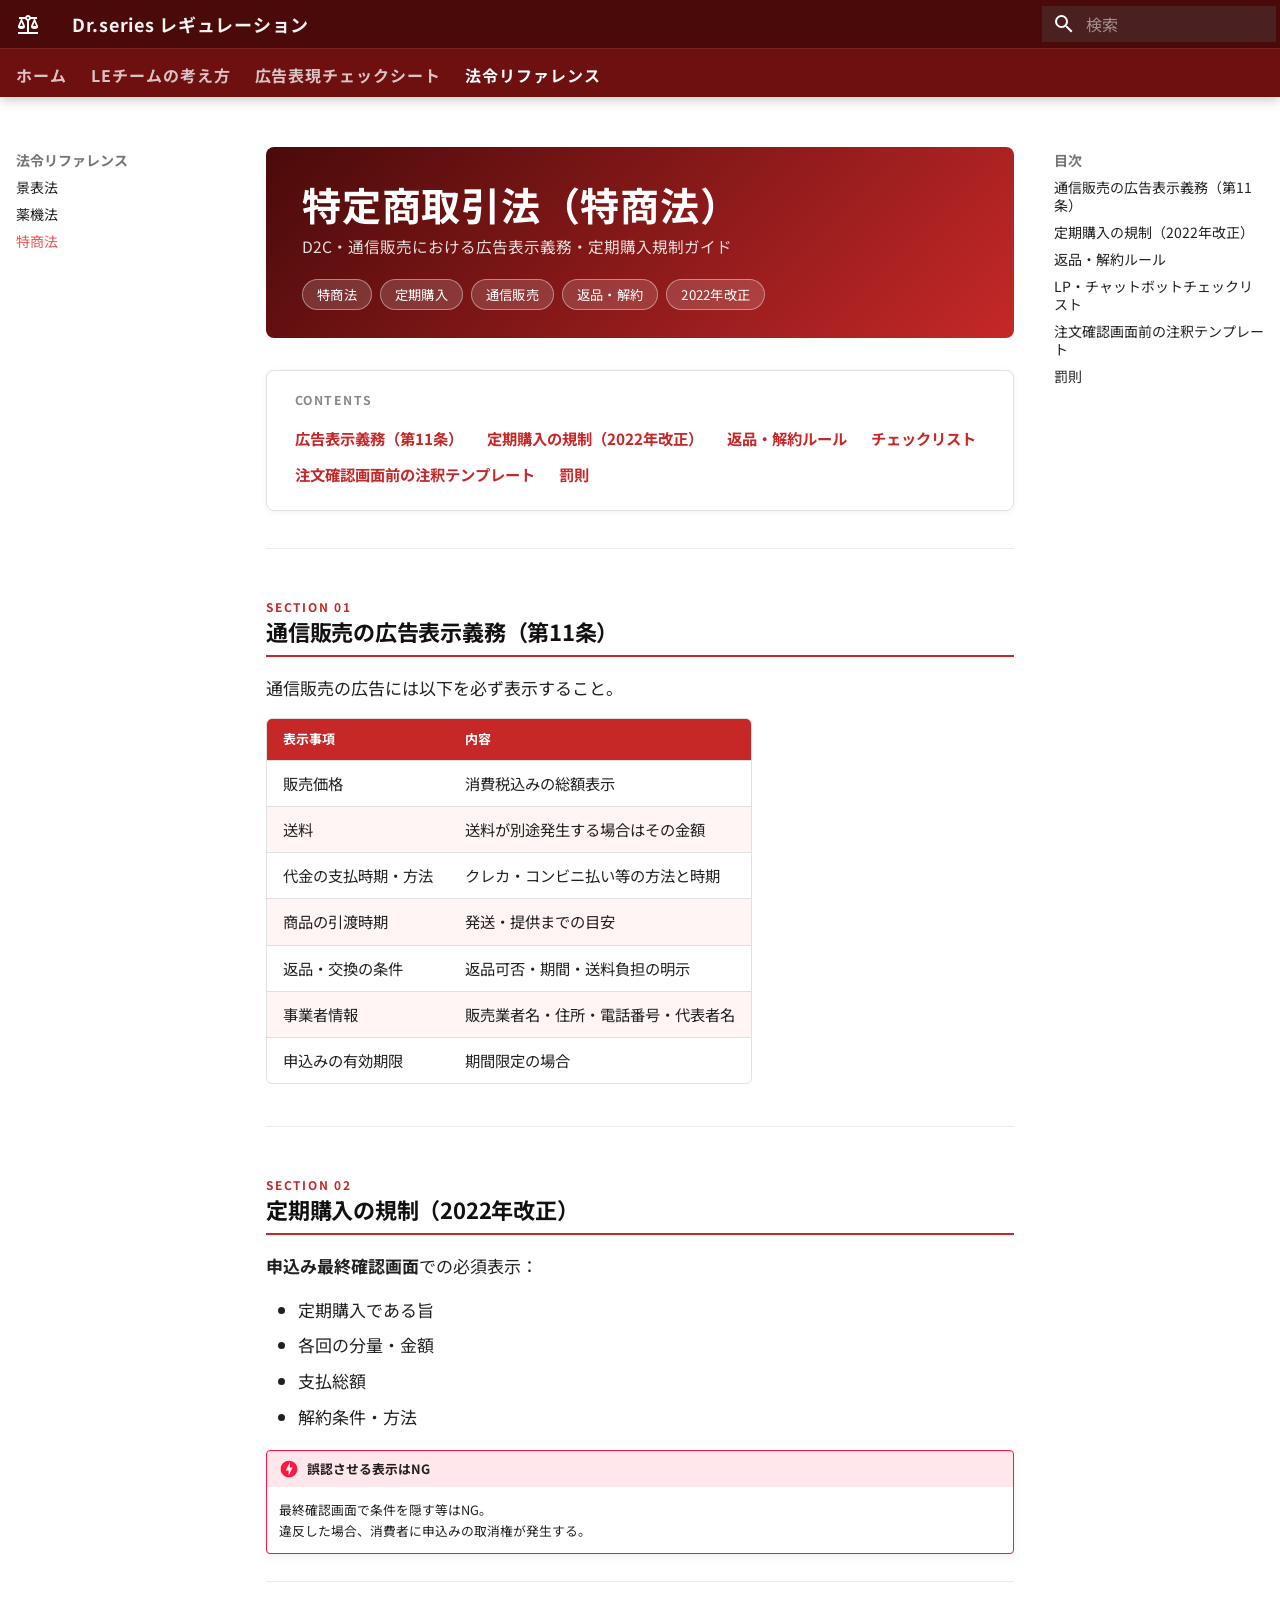
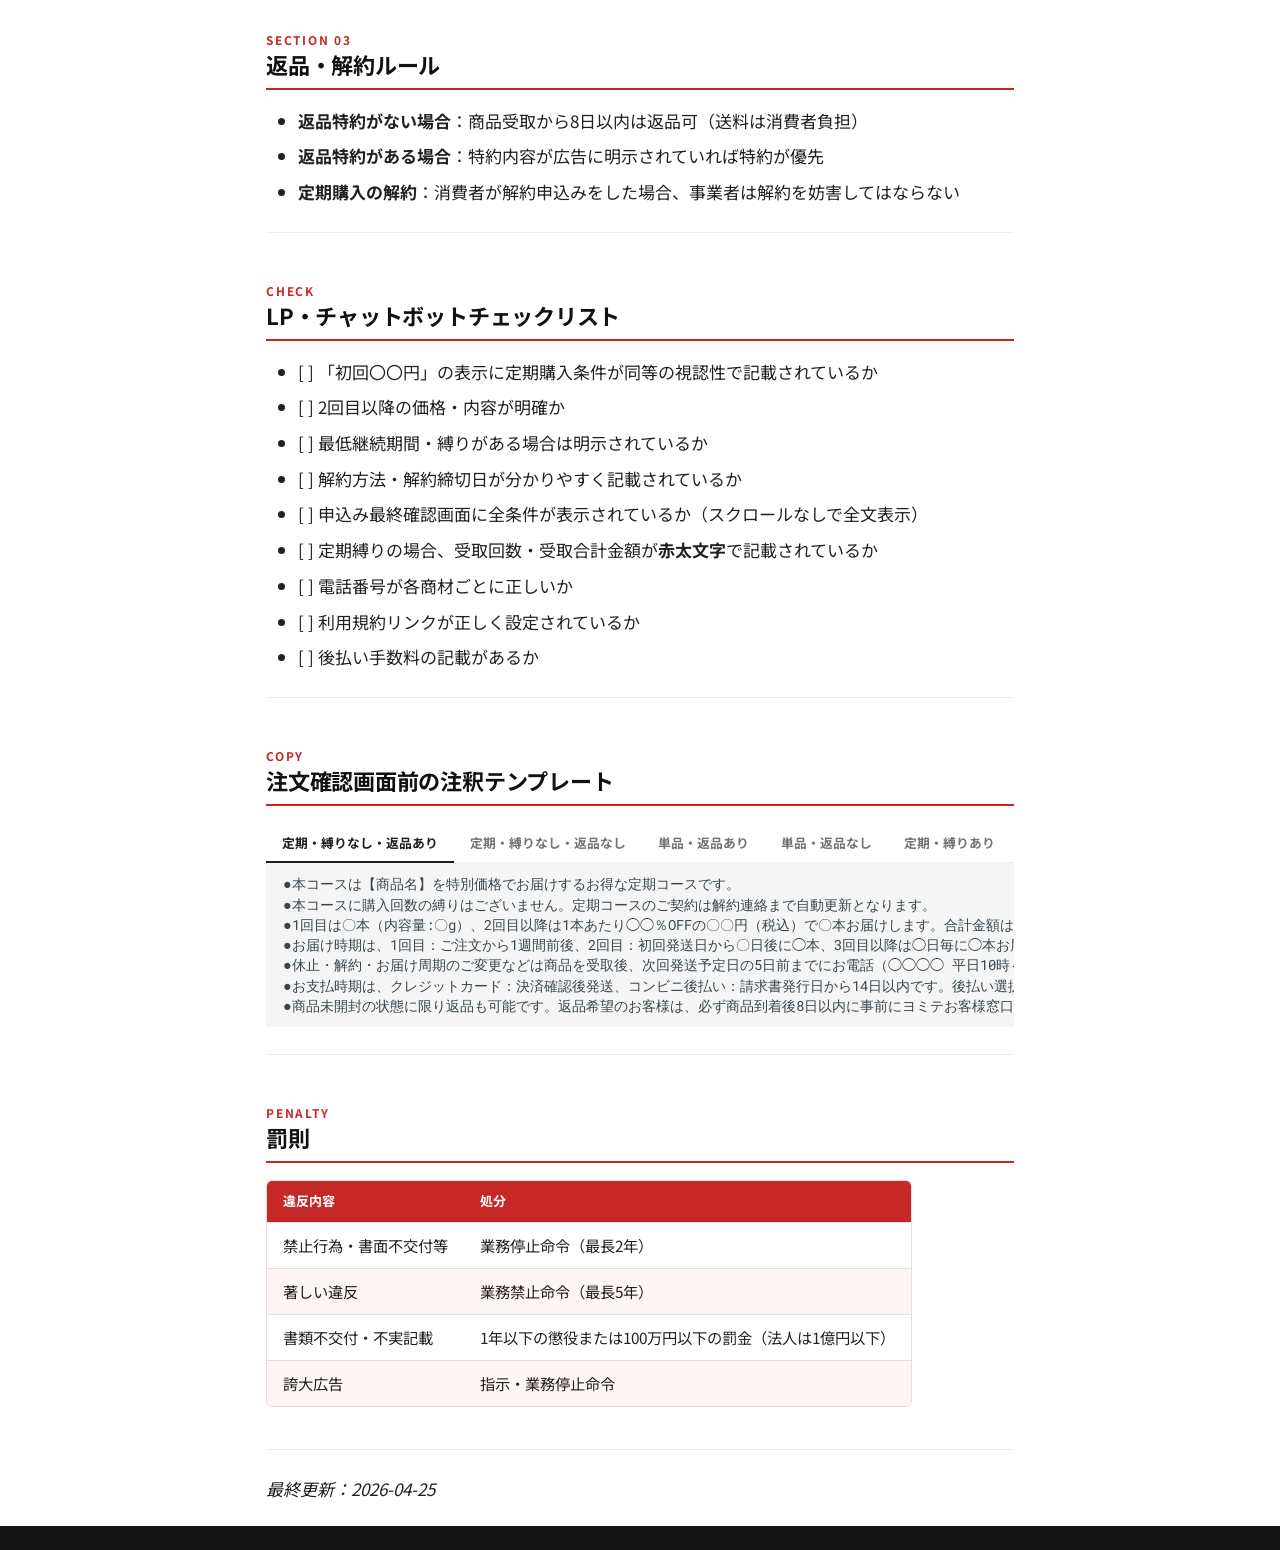
<file: law/tokushohou/index.html>
<!doctype html>
<html lang="ja" class="no-js">
  <head>
    
      <meta charset="utf-8">
      <meta name="viewport" content="width=device-width,initial-scale=1">
      
        <meta name="description" content="Dr.series LEチームの法令・広告レギュレーション知識ベース">
      
      
      
      
        <link rel="prev" href="../yakki/">
      
      
      
        
      
      
      <link rel="icon" href="../../assets/images/favicon.png">
      <meta name="generator" content="mkdocs-1.6.1, mkdocs-material-9.7.6">
    
    
      
        <title>特商法 - Dr.series レギュレーション</title>
      
    
    
      <link rel="stylesheet" href="../../assets/stylesheets/main.484c7ddc.min.css">
      
        
        <link rel="stylesheet" href="../../assets/stylesheets/palette.ab4e12ef.min.css">
      
      


    
    
      
    
    
      
        
        
        <link rel="preconnect" href="https://fonts.gstatic.com" crossorigin>
        <link rel="stylesheet" href="https://fonts.googleapis.com/css?family=Noto+Sans+JP:300,300i,400,400i,700,700i%7CRoboto+Mono:400,400i,700,700i&display=fallback">
        <style>:root{--md-text-font:"Noto Sans JP";--md-code-font:"Roboto Mono"}</style>
      
    
    
      <link rel="stylesheet" href="../../stylesheets/extra.css">
    
    <script>__md_scope=new URL("../..",location),__md_hash=e=>[...e].reduce(((e,_)=>(e<<5)-e+_.charCodeAt(0)),0),__md_get=(e,_=localStorage,t=__md_scope)=>JSON.parse(_.getItem(t.pathname+"."+e)),__md_set=(e,_,t=localStorage,a=__md_scope)=>{try{t.setItem(a.pathname+"."+e,JSON.stringify(_))}catch(e){}}</script>
    
      

    
    
  </head>
  
  
    
    
      
    
    
    
    
    <body dir="ltr" data-md-color-scheme="default" data-md-color-primary="red" data-md-color-accent="deep-orange">
  
    
    <input class="md-toggle" data-md-toggle="drawer" type="checkbox" id="__drawer" autocomplete="off">
    <input class="md-toggle" data-md-toggle="search" type="checkbox" id="__search" autocomplete="off">
    <label class="md-overlay" for="__drawer"></label>
    <div data-md-component="skip">
      
        
        <a href="#_1" class="md-skip">
          コンテンツにスキップ
        </a>
      
    </div>
    <div data-md-component="announce">
      
    </div>
    
    
      

  

<header class="md-header md-header--shadow md-header--lifted" data-md-component="header">
  <nav class="md-header__inner md-grid" aria-label="ヘッダー">
    <a href="../.." title="Dr.series レギュレーション" class="md-header__button md-logo" aria-label="Dr.series レギュレーション" data-md-component="logo">
      
  
  <svg xmlns="http://www.w3.org/2000/svg" viewBox="0 0 24 24"><path d="M12 3c-1.27 0-2.4.8-2.82 2H3v2h1.95L2 14c-.47 2 1 3 3.5 3s4.06-1 3.5-3L6.05 7h3.12c.33.85.98 1.5 1.83 1.83V20H2v2h20v-2h-9V8.82c.85-.32 1.5-.97 1.82-1.82h3.13L15 14c-.47 2 1 3 3.5 3s4.06-1 3.5-3l-2.95-7H21V5h-6.17C14.4 3.8 13.27 3 12 3m0 2a1 1 0 0 1 1 1 1 1 0 0 1-1 1 1 1 0 0 1-1-1 1 1 0 0 1 1-1m-6.5 5.25L7 14H4zm13 0L20 14h-3z"/></svg>

    </a>
    <label class="md-header__button md-icon" for="__drawer">
      
      <svg xmlns="http://www.w3.org/2000/svg" viewBox="0 0 24 24"><path d="M3 6h18v2H3zm0 5h18v2H3zm0 5h18v2H3z"/></svg>
    </label>
    <div class="md-header__title" data-md-component="header-title">
      <div class="md-header__ellipsis">
        <div class="md-header__topic">
          <span class="md-ellipsis">
            Dr.series レギュレーション
          </span>
        </div>
        <div class="md-header__topic" data-md-component="header-topic">
          <span class="md-ellipsis">
            
              特商法
            
          </span>
        </div>
      </div>
    </div>
    
      
        <form class="md-header__option" data-md-component="palette">
  
    
    
    
    <input class="md-option" data-md-color-media="" data-md-color-scheme="default" data-md-color-primary="red" data-md-color-accent="deep-orange"  aria-hidden="true"  type="radio" name="__palette" id="__palette_0">
    
  
</form>
      
    
    
      <script>var palette=__md_get("__palette");if(palette&&palette.color){if("(prefers-color-scheme)"===palette.color.media){var media=matchMedia("(prefers-color-scheme: light)"),input=document.querySelector(media.matches?"[data-md-color-media='(prefers-color-scheme: light)']":"[data-md-color-media='(prefers-color-scheme: dark)']");palette.color.media=input.getAttribute("data-md-color-media"),palette.color.scheme=input.getAttribute("data-md-color-scheme"),palette.color.primary=input.getAttribute("data-md-color-primary"),palette.color.accent=input.getAttribute("data-md-color-accent")}for(var[key,value]of Object.entries(palette.color))document.body.setAttribute("data-md-color-"+key,value)}</script>
    
    
    
      
      
        <label class="md-header__button md-icon" for="__search">
          
          <svg xmlns="http://www.w3.org/2000/svg" viewBox="0 0 24 24"><path d="M9.5 3A6.5 6.5 0 0 1 16 9.5c0 1.61-.59 3.09-1.56 4.23l.27.27h.79l5 5-1.5 1.5-5-5v-.79l-.27-.27A6.52 6.52 0 0 1 9.5 16 6.5 6.5 0 0 1 3 9.5 6.5 6.5 0 0 1 9.5 3m0 2C7 5 5 7 5 9.5S7 14 9.5 14 14 12 14 9.5 12 5 9.5 5"/></svg>
        </label>
        <div class="md-search" data-md-component="search" role="dialog">
  <label class="md-search__overlay" for="__search"></label>
  <div class="md-search__inner" role="search">
    <form class="md-search__form" name="search">
      <input type="text" class="md-search__input" name="query" aria-label="検索" placeholder="検索" autocapitalize="off" autocorrect="off" autocomplete="off" spellcheck="false" data-md-component="search-query" required>
      <label class="md-search__icon md-icon" for="__search">
        
        <svg xmlns="http://www.w3.org/2000/svg" viewBox="0 0 24 24"><path d="M9.5 3A6.5 6.5 0 0 1 16 9.5c0 1.61-.59 3.09-1.56 4.23l.27.27h.79l5 5-1.5 1.5-5-5v-.79l-.27-.27A6.52 6.52 0 0 1 9.5 16 6.5 6.5 0 0 1 3 9.5 6.5 6.5 0 0 1 9.5 3m0 2C7 5 5 7 5 9.5S7 14 9.5 14 14 12 14 9.5 12 5 9.5 5"/></svg>
        
        <svg xmlns="http://www.w3.org/2000/svg" viewBox="0 0 24 24"><path d="M20 11v2H8l5.5 5.5-1.42 1.42L4.16 12l7.92-7.92L13.5 5.5 8 11z"/></svg>
      </label>
      <nav class="md-search__options" aria-label="検索">
        
          <a href="javascript:void(0)" class="md-search__icon md-icon" title="共有" aria-label="共有" data-clipboard data-clipboard-text="" data-md-component="search-share" tabindex="-1">
            
            <svg xmlns="http://www.w3.org/2000/svg" viewBox="0 0 24 24"><path d="M18 16.08c-.76 0-1.44.3-1.96.77L8.91 12.7c.05-.23.09-.46.09-.7s-.04-.47-.09-.7l7.05-4.11c.54.5 1.25.81 2.04.81a3 3 0 0 0 3-3 3 3 0 0 0-3-3 3 3 0 0 0-3 3c0 .24.04.47.09.7L8.04 9.81C7.5 9.31 6.79 9 6 9a3 3 0 0 0-3 3 3 3 0 0 0 3 3c.79 0 1.5-.31 2.04-.81l7.12 4.15c-.05.21-.08.43-.08.66 0 1.61 1.31 2.91 2.92 2.91s2.92-1.3 2.92-2.91A2.92 2.92 0 0 0 18 16.08"/></svg>
          </a>
        
        <button type="reset" class="md-search__icon md-icon" title="クリア" aria-label="クリア" tabindex="-1">
          
          <svg xmlns="http://www.w3.org/2000/svg" viewBox="0 0 24 24"><path d="M19 6.41 17.59 5 12 10.59 6.41 5 5 6.41 10.59 12 5 17.59 6.41 19 12 13.41 17.59 19 19 17.59 13.41 12z"/></svg>
        </button>
      </nav>
      
    </form>
    <div class="md-search__output">
      <div class="md-search__scrollwrap" tabindex="0" data-md-scrollfix>
        <div class="md-search-result" data-md-component="search-result">
          <div class="md-search-result__meta">
            検索を初期化
          </div>
          <ol class="md-search-result__list" role="presentation"></ol>
        </div>
      </div>
    </div>
  </div>
</div>
      
    
    
  </nav>
  
    
      
<nav class="md-tabs" aria-label="タブ" data-md-component="tabs">
  <div class="md-grid">
    <ul class="md-tabs__list">
      
        
  
  
  
  
    <li class="md-tabs__item">
      <a href="../.." class="md-tabs__link">
        
  
  
    
  
  ホーム

      </a>
    </li>
  

      
        
  
  
  
  
    <li class="md-tabs__item">
      <a href="../../le-philosophy/" class="md-tabs__link">
        
  
  
    
  
  LEチームの考え方

      </a>
    </li>
  

      
        
  
  
  
  
    
    
      <li class="md-tabs__item">
        <a href="../../products/acetect/" class="md-tabs__link">
          
  
  
  広告表現チェックシート

        </a>
      </li>
    
  

      
        
  
  
  
    
  
  
    
    
      <li class="md-tabs__item md-tabs__item--active">
        <a href="../keihyohou/" class="md-tabs__link">
          
  
  
  法令リファレンス

        </a>
      </li>
    
  

      
    </ul>
  </div>
</nav>
    
  
</header>
    
    <div class="md-container" data-md-component="container">
      
      
        
      
      <main class="md-main" data-md-component="main">
        <div class="md-main__inner md-grid">
          
            
              
              <div class="md-sidebar md-sidebar--primary" data-md-component="sidebar" data-md-type="navigation" >
                <div class="md-sidebar__scrollwrap">
                  <div class="md-sidebar__inner">
                    


  


<nav class="md-nav md-nav--primary md-nav--lifted" aria-label="ナビゲーション" data-md-level="0">
  <label class="md-nav__title" for="__drawer">
    <a href="../.." title="Dr.series レギュレーション" class="md-nav__button md-logo" aria-label="Dr.series レギュレーション" data-md-component="logo">
      
  
  <svg xmlns="http://www.w3.org/2000/svg" viewBox="0 0 24 24"><path d="M12 3c-1.27 0-2.4.8-2.82 2H3v2h1.95L2 14c-.47 2 1 3 3.5 3s4.06-1 3.5-3L6.05 7h3.12c.33.85.98 1.5 1.83 1.83V20H2v2h20v-2h-9V8.82c.85-.32 1.5-.97 1.82-1.82h3.13L15 14c-.47 2 1 3 3.5 3s4.06-1 3.5-3l-2.95-7H21V5h-6.17C14.4 3.8 13.27 3 12 3m0 2a1 1 0 0 1 1 1 1 1 0 0 1-1 1 1 1 0 0 1-1-1 1 1 0 0 1 1-1m-6.5 5.25L7 14H4zm13 0L20 14h-3z"/></svg>

    </a>
    Dr.series レギュレーション
  </label>
  
  <ul class="md-nav__list" data-md-scrollfix>
    
      
      
  
  
  
  
    <li class="md-nav__item">
      <a href="../.." class="md-nav__link">
        
  
  
  <span class="md-ellipsis">
    
  
    ホーム
  

    
  </span>
  
  

      </a>
    </li>
  

    
      
      
  
  
  
  
    <li class="md-nav__item">
      <a href="../../le-philosophy/" class="md-nav__link">
        
  
  
  <span class="md-ellipsis">
    
  
    LEチームの考え方
  

    
  </span>
  
  

      </a>
    </li>
  

    
      
      
  
  
  
  
    
    
    
    
      
      
        
      
    
    
    <li class="md-nav__item md-nav__item--nested">
      
        
        
        <input class="md-nav__toggle md-toggle " type="checkbox" id="__nav_3" >
        
          
          <label class="md-nav__link" for="__nav_3" id="__nav_3_label" tabindex="0">
            
  
  
  <span class="md-ellipsis">
    
  
    広告表現チェックシート
  

    
  </span>
  
  

            <span class="md-nav__icon md-icon"></span>
          </label>
        
        <nav class="md-nav" data-md-level="1" aria-labelledby="__nav_3_label" aria-expanded="false">
          <label class="md-nav__title" for="__nav_3">
            <span class="md-nav__icon md-icon"></span>
            
  
    広告表現チェックシート
  

          </label>
          <ul class="md-nav__list" data-md-scrollfix>
            
              
                
  
  
  
  
    <li class="md-nav__item">
      <a href="../../products/acetect/" class="md-nav__link">
        
  
  
  <span class="md-ellipsis">
    
  
    アセテクト
  

    
  </span>
  
  

      </a>
    </li>
  

              
            
          </ul>
        </nav>
      
    </li>
  

    
      
      
  
  
    
  
  
  
    
    
    
    
      
        
        
      
      
        
      
    
    
    <li class="md-nav__item md-nav__item--active md-nav__item--section md-nav__item--nested">
      
        
        
        <input class="md-nav__toggle md-toggle " type="checkbox" id="__nav_4" checked>
        
          
          <label class="md-nav__link" for="__nav_4" id="__nav_4_label" tabindex="">
            
  
  
  <span class="md-ellipsis">
    
  
    法令リファレンス
  

    
  </span>
  
  

            <span class="md-nav__icon md-icon"></span>
          </label>
        
        <nav class="md-nav" data-md-level="1" aria-labelledby="__nav_4_label" aria-expanded="true">
          <label class="md-nav__title" for="__nav_4">
            <span class="md-nav__icon md-icon"></span>
            
  
    法令リファレンス
  

          </label>
          <ul class="md-nav__list" data-md-scrollfix>
            
              
                
  
  
  
  
    <li class="md-nav__item">
      <a href="../keihyohou/" class="md-nav__link">
        
  
  
  <span class="md-ellipsis">
    
  
    景表法
  

    
  </span>
  
  

      </a>
    </li>
  

              
            
              
                
  
  
  
  
    <li class="md-nav__item">
      <a href="../yakki/" class="md-nav__link">
        
  
  
  <span class="md-ellipsis">
    
  
    薬機法
  

    
  </span>
  
  

      </a>
    </li>
  

              
            
              
                
  
  
    
  
  
  
    <li class="md-nav__item md-nav__item--active">
      
      <input class="md-nav__toggle md-toggle" type="checkbox" id="__toc">
      
      
        
      
      
        <label class="md-nav__link md-nav__link--active" for="__toc">
          
  
  
  <span class="md-ellipsis">
    
  
    特商法
  

    
  </span>
  
  

          <span class="md-nav__icon md-icon"></span>
        </label>
      
      <a href="./" class="md-nav__link md-nav__link--active">
        
  
  
  <span class="md-ellipsis">
    
  
    特商法
  

    
  </span>
  
  

      </a>
      
        

<nav class="md-nav md-nav--secondary" aria-label="目次">
  
  
  
    
  
  
    <label class="md-nav__title" for="__toc">
      <span class="md-nav__icon md-icon"></span>
      目次
    </label>
    <ul class="md-nav__list" data-md-component="toc" data-md-scrollfix>
      
        <li class="md-nav__item">
  <a href="#11" class="md-nav__link">
    <span class="md-ellipsis">
      
        通信販売の広告表示義務（第11条）
      
    </span>
  </a>
  
</li>
      
        <li class="md-nav__item">
  <a href="#2022" class="md-nav__link">
    <span class="md-ellipsis">
      
        定期購入の規制（2022年改正）
      
    </span>
  </a>
  
</li>
      
        <li class="md-nav__item">
  <a href="#_2" class="md-nav__link">
    <span class="md-ellipsis">
      
        返品・解約ルール
      
    </span>
  </a>
  
</li>
      
        <li class="md-nav__item">
  <a href="#lp" class="md-nav__link">
    <span class="md-ellipsis">
      
        LP・チャットボットチェックリスト
      
    </span>
  </a>
  
</li>
      
        <li class="md-nav__item">
  <a href="#_3" class="md-nav__link">
    <span class="md-ellipsis">
      
        注文確認画面前の注釈テンプレート
      
    </span>
  </a>
  
</li>
      
        <li class="md-nav__item">
  <a href="#_4" class="md-nav__link">
    <span class="md-ellipsis">
      
        罰則
      
    </span>
  </a>
  
</li>
      
    </ul>
  
</nav>
      
    </li>
  

              
            
          </ul>
        </nav>
      
    </li>
  

    
  </ul>
</nav>
                  </div>
                </div>
              </div>
            
            
              
              <div class="md-sidebar md-sidebar--secondary" data-md-component="sidebar" data-md-type="toc" >
                <div class="md-sidebar__scrollwrap">
                  <div class="md-sidebar__inner">
                    

<nav class="md-nav md-nav--secondary" aria-label="目次">
  
  
  
    
  
  
    <label class="md-nav__title" for="__toc">
      <span class="md-nav__icon md-icon"></span>
      目次
    </label>
    <ul class="md-nav__list" data-md-component="toc" data-md-scrollfix>
      
        <li class="md-nav__item">
  <a href="#11" class="md-nav__link">
    <span class="md-ellipsis">
      
        通信販売の広告表示義務（第11条）
      
    </span>
  </a>
  
</li>
      
        <li class="md-nav__item">
  <a href="#2022" class="md-nav__link">
    <span class="md-ellipsis">
      
        定期購入の規制（2022年改正）
      
    </span>
  </a>
  
</li>
      
        <li class="md-nav__item">
  <a href="#_2" class="md-nav__link">
    <span class="md-ellipsis">
      
        返品・解約ルール
      
    </span>
  </a>
  
</li>
      
        <li class="md-nav__item">
  <a href="#lp" class="md-nav__link">
    <span class="md-ellipsis">
      
        LP・チャットボットチェックリスト
      
    </span>
  </a>
  
</li>
      
        <li class="md-nav__item">
  <a href="#_3" class="md-nav__link">
    <span class="md-ellipsis">
      
        注文確認画面前の注釈テンプレート
      
    </span>
  </a>
  
</li>
      
        <li class="md-nav__item">
  <a href="#_4" class="md-nav__link">
    <span class="md-ellipsis">
      
        罰則
      
    </span>
  </a>
  
</li>
      
    </ul>
  
</nav>
                  </div>
                </div>
              </div>
            
          
          
            <div class="md-content" data-md-component="content">
              
              <article class="md-content__inner md-typeset">
                
                  



<div class="product-header">
<h1 id="_1">特定商取引法（特商法）<a class="headerlink" href="#_1" title="Permanent link">&para;</a></h1>
<div class="subtitle">D2C・通信販売における広告表示義務・定期購入規制ガイド</div>
<div class="product-tags">
  <span class="product-tag">特商法</span>
  <span class="product-tag">定期購入</span>
  <span class="product-tag">通信販売</span>
  <span class="product-tag">返品・解約</span>
  <span class="product-tag">2022年改正</span>
</div>
</div>
<div class="contents-card">
<div class="contents-title">CONTENTS</div>
<div class="contents-links">
  <a href="#display">広告表示義務（第11条）</a>
  <a href="#teiki">定期購入の規制（2022年改正）</a>
  <a href="#return">返品・解約ルール</a>
  <a href="#checklist">チェックリスト</a>
  <a href="#templates">注文確認画面前の注釈テンプレート</a>
  <a href="#penalty">罰則</a>
</div>
</div>

<hr />
<div class="section-label" id="display">SECTION 01</div>

<h2 id="11">通信販売の広告表示義務（第11条）<a class="headerlink" href="#11" title="Permanent link">&para;</a></h2>
<p>通信販売の広告には以下を必ず表示すること。</p>
<table>
<thead>
<tr>
<th>表示事項</th>
<th>内容</th>
</tr>
</thead>
<tbody>
<tr>
<td>販売価格</td>
<td>消費税込みの総額表示</td>
</tr>
<tr>
<td>送料</td>
<td>送料が別途発生する場合はその金額</td>
</tr>
<tr>
<td>代金の支払時期・方法</td>
<td>クレカ・コンビニ払い等の方法と時期</td>
</tr>
<tr>
<td>商品の引渡時期</td>
<td>発送・提供までの目安</td>
</tr>
<tr>
<td>返品・交換の条件</td>
<td>返品可否・期間・送料負担の明示</td>
</tr>
<tr>
<td>事業者情報</td>
<td>販売業者名・住所・電話番号・代表者名</td>
</tr>
<tr>
<td>申込みの有効期限</td>
<td>期間限定の場合</td>
</tr>
</tbody>
</table>
<hr />
<div class="section-label" id="teiki">SECTION 02</div>

<h2 id="2022">定期購入の規制（2022年改正）<a class="headerlink" href="#2022" title="Permanent link">&para;</a></h2>
<p><strong>申込み最終確認画面</strong>での必須表示：</p>
<ul>
<li>定期購入である旨</li>
<li>各回の分量・金額</li>
<li>支払総額</li>
<li>解約条件・方法</li>
</ul>
<div class="admonition danger">
<p class="admonition-title">誤認させる表示はNG</p>
<p>最終確認画面で条件を隠す等はNG。<br />
違反した場合、消費者に申込みの取消権が発生する。</p>
</div>
<hr />
<div class="section-label" id="return">SECTION 03</div>

<h2 id="_2">返品・解約ルール<a class="headerlink" href="#_2" title="Permanent link">&para;</a></h2>
<ul>
<li><strong>返品特約がない場合</strong>：商品受取から8日以内は返品可（送料は消費者負担）</li>
<li><strong>返品特約がある場合</strong>：特約内容が広告に明示されていれば特約が優先</li>
<li><strong>定期購入の解約</strong>：消費者が解約申込みをした場合、事業者は解約を妨害してはならない</li>
</ul>
<hr />
<div class="section-label" id="checklist">CHECK</div>

<h2 id="lp">LP・チャットボットチェックリスト<a class="headerlink" href="#lp" title="Permanent link">&para;</a></h2>
<ul>
<li>[ ] 「初回〇〇円」の表示に定期購入条件が同等の視認性で記載されているか</li>
<li>[ ] 2回目以降の価格・内容が明確か</li>
<li>[ ] 最低継続期間・縛りがある場合は明示されているか</li>
<li>[ ] 解約方法・解約締切日が分かりやすく記載されているか</li>
<li>[ ] 申込み最終確認画面に全条件が表示されているか（スクロールなしで全文表示）</li>
<li>[ ] 定期縛りの場合、受取回数・受取合計金額が<strong>赤太文字</strong>で記載されているか</li>
<li>[ ] 電話番号が各商材ごとに正しいか</li>
<li>[ ] 利用規約リンクが正しく設定されているか</li>
<li>[ ] 後払い手数料の記載があるか</li>
</ul>
<hr />
<div class="section-label" id="templates">COPY</div>

<h2 id="_3">注文確認画面前の注釈テンプレート<a class="headerlink" href="#_3" title="Permanent link">&para;</a></h2>
<div class="tabbed-set tabbed-alternate" data-tabs="1:5"><input checked="checked" id="__tabbed_1_1" name="__tabbed_1" type="radio" /><input id="__tabbed_1_2" name="__tabbed_1" type="radio" /><input id="__tabbed_1_3" name="__tabbed_1" type="radio" /><input id="__tabbed_1_4" name="__tabbed_1" type="radio" /><input id="__tabbed_1_5" name="__tabbed_1" type="radio" /><div class="tabbed-labels"><label for="__tabbed_1_1">定期・縛りなし・返品あり</label><label for="__tabbed_1_2">定期・縛りなし・返品なし</label><label for="__tabbed_1_3">単品・返品あり</label><label for="__tabbed_1_4">単品・返品なし</label><label for="__tabbed_1_5">定期・縛りあり</label></div>
<div class="tabbed-content">
<div class="tabbed-block">
<div class="highlight"><pre><span></span><code>●本コースは【商品名】を特別価格でお届けするお得な定期コースです。
●本コースに購入回数の縛りはございません。定期コースのご契約は解約連絡まで自動更新となります。
●1回目は〇本（内容量:〇g）、2回目以降は1本あたり◯◯％OFFの〇〇円（税込）で〇本お届けします。合計金額は〇〇円(税込)/送料無料です。
●お届け時期は、1回目：ご注文から1週間前後、2回目：初回発送日から〇日後に◯本、3回目以降は◯日毎に◯本お届けします。
●休止・解約・お届け周期のご変更などは商品を受取後、次回発送予定日の5日前までにお電話（◯◯◯◯ 平日10時～13時/14時～17時）またはマイページにてお手続きください。
●お支払時期は、クレジットカード：決済確認後発送、コンビニ後払い：請求書発行日から14日以内です。後払い選択時は別途220円の手数料が発生します。
●商品未開封の状態に限り返品も可能です。返品希望のお客様は、必ず商品到着後8日以内に事前にヨミテお客様窓口までご連絡ください。なお、返品時の送料はお客様負担となります。詳しくは利用規約をご確認ください。
</code></pre></div>
</div>
<div class="tabbed-block">
<div class="highlight"><pre><span></span><code>●本コースは【商品名】を特別価格でお届けするお得な定期コースです。
●本コースに購入回数の縛りはございません。定期コースのご契約は解約連絡まで自動更新となります。
●1回目は〇袋（内容量:〇g）、2回目以降は1袋あたり〇%OFFの〇円で〇袋お届けします。合計金額は〇〇円(税込)/送料無料です。
●お届け時期は、1回目：ご注文から1週間前後、2回目：初回発送日から〇日後に◯袋、3回目以降は◯日毎に◯袋お届けします。
●休止・解約・お届け周期のご変更などは商品を受取後、次回発送予定日の5日前までにお電話（◯◯◯◯ 平日10時～13時/14時～17時）またはマイページにてお手続きください。
●お支払時期は、クレジットカード：決済確認後発送、コンビニ後払い：請求書発行日から14日以内です。後払い選択時は別途220円の手数料が発生します。
●安全性確保の観点から、返品は不可とさせていただいております。詳しくは利用規約をご確認ください。
</code></pre></div>
</div>
<div class="tabbed-block">
<div class="highlight"><pre><span></span><code>●【商品名】は〇個（内容量:〇）の〇〇円（税込）でお届けします。送料無料です。
●お届け時期は、ご注文から1週間前後です。
●お支払時期は、クレジットカード：決済確認後発送、コンビニ後払い：請求書発行日から14日以内です。後払い選択時は別途220円の手数料が発生します。
●商品未開封の状態に限り返品も可能です。返品希望のお客様は、必ず商品到着後8日以内に事前にヨミテお客様窓口までご連絡ください。なお、返品時の送料はお客様負担となります。詳しくは利用規約をご確認ください。
</code></pre></div>
</div>
<div class="tabbed-block">
<div class="highlight"><pre><span></span><code>●【商品名】は〇個（内容量:〇）の〇〇円（税込）でお届けします。送料無料です。
●お届け時期は、ご注文から1週間前後です。
●お支払時期は、クレジットカード：決済確認後発送、コンビニ後払い：請求書発行日から14日以内です。後払い選択時は別途220円の手数料が発生します。
●安全性確保の観点から、返品は不可とさせていただいております。詳しくは利用規約をご確認ください。
</code></pre></div>
</div>
<div class="tabbed-block">
<div class="highlight"><pre><span></span><code>●本コースは【商品名】を特別価格でお届けするお得な定期コースです。
●原則◯回の受け取りがお約束となります。継続お約束期間経過後も定期コースのご契約は解約連絡まで自動更新となります。
●1回目は〇本（内容量:〇g）、2回目以降は1本あたり◯◯％OFFの〇〇円（税込）で〇本お届けします。◯回の受取合計金額は〇〇円（税込）となります。
●お届け時期は、1回目：ご注文から1週間前後、2回目：初回発送日から〇日後に◯本、3回目以降は◯日毎に◯本お届けします。
●休止・◯回受け取り後の解約・お届け周期のご変更などは商品受取後、次回発送予定日の5日前までにお電話（◯◯◯◯ 平日10時～13時/14時～17時）またはマイページにてお手続きください。
●お支払時期は、クレジットカード：決済確認後発送、コンビニ後払い：請求書発行日から14日以内です。後払い選択時は別途220円の手数料が発生します。
●商品未開封の状態に限り返品も可能です。返品希望のお客様は、必ず商品到着後8日以内に事前にヨミテお客様窓口までご連絡ください。なお、返品時の送料はお客様負担となります。詳しくは利用規約をご確認ください。
</code></pre></div>
</div>
</div>
</div>
<hr />
<div class="section-label" id="penalty">PENALTY</div>

<h2 id="_4">罰則<a class="headerlink" href="#_4" title="Permanent link">&para;</a></h2>
<table>
<thead>
<tr>
<th>違反内容</th>
<th>処分</th>
</tr>
</thead>
<tbody>
<tr>
<td>禁止行為・書面不交付等</td>
<td>業務停止命令（最長2年）</td>
</tr>
<tr>
<td>著しい違反</td>
<td>業務禁止命令（最長5年）</td>
</tr>
<tr>
<td>書類不交付・不実記載</td>
<td>1年以下の懲役または100万円以下の罰金（法人は1億円以下）</td>
</tr>
<tr>
<td>誇大広告</td>
<td>指示・業務停止命令</td>
</tr>
</tbody>
</table>
<hr />
<p><em>最終更新：2026-04-25</em></p>












                
              </article>
            </div>
          
          
  <script>var tabs=__md_get("__tabs");if(Array.isArray(tabs))e:for(var set of document.querySelectorAll(".tabbed-set")){var labels=set.querySelector(".tabbed-labels");for(var tab of tabs)for(var label of labels.getElementsByTagName("label"))if(label.innerText.trim()===tab){var input=document.getElementById(label.htmlFor);input.checked=!0;continue e}}</script>

<script>var target=document.getElementById(location.hash.slice(1));target&&target.name&&(target.checked=target.name.startsWith("__tabbed_"))</script>
        </div>
        
          <button type="button" class="md-top md-icon" data-md-component="top" hidden>
  
  <svg xmlns="http://www.w3.org/2000/svg" viewBox="0 0 24 24"><path d="M13 20h-2V8l-5.5 5.5-1.42-1.42L12 4.16l7.92 7.92-1.42 1.42L13 8z"/></svg>
  ページトップへ戻る
</button>
        
      </main>
      
        <footer class="md-footer">
  
  <div class="md-footer-meta md-typeset">
    <div class="md-footer-meta__inner md-grid">
      <div class="md-copyright">
  
  
</div>
      
    </div>
  </div>
</footer>
      
    </div>
    <div class="md-dialog" data-md-component="dialog">
      <div class="md-dialog__inner md-typeset"></div>
    </div>
    
    
    
      
      
      <script id="__config" type="application/json">{"annotate": null, "base": "../..", "features": ["navigation.tabs", "navigation.tabs.sticky", "navigation.sections", "navigation.top", "navigation.instant", "search.highlight", "search.share", "content.tabs.link", "toc.follow"], "search": "../../assets/javascripts/workers/search.2c215733.min.js", "tags": null, "translations": {"clipboard.copied": "\u30b3\u30d4\u30fc\u3057\u307e\u3057\u305f", "clipboard.copy": "\u30af\u30ea\u30c3\u30d7\u30dc\u30fc\u30c9\u3078\u30b3\u30d4\u30fc", "search.result.more.one": "\u3053\u306e\u30da\u30fc\u30b8\u5185\u306b\u3082\u30461\u4ef6\u898b\u3064\u304b\u308a\u307e\u3057\u305f", "search.result.more.other": "\u3053\u306e\u30da\u30fc\u30b8\u5185\u306b\u3042\u3068#\u4ef6\u898b\u3064\u304b\u308a\u307e\u3057\u305f", "search.result.none": "\u4f55\u3082\u898b\u3064\u304b\u308a\u307e\u305b\u3093\u3067\u3057\u305f", "search.result.one": "1\u4ef6\u898b\u3064\u304b\u308a\u307e\u3057\u305f", "search.result.other": "#\u4ef6\u898b\u3064\u304b\u308a\u307e\u3057\u305f", "search.result.placeholder": "\u691c\u7d22\u30ad\u30fc\u30ef\u30fc\u30c9\u3092\u5165\u529b\u3057\u3066\u304f\u3060\u3055\u3044", "search.result.term.missing": "\u691c\u7d22\u306b\u542b\u307e\u308c\u306a\u3044", "select.version": "\u30d0\u30fc\u30b8\u30e7\u30f3\u5207\u308a\u66ff\u3048"}, "version": null}</script>
    
    
      <script src="../../assets/javascripts/bundle.79ae519e.min.js"></script>
      
    
  </body>
</html>
</file>
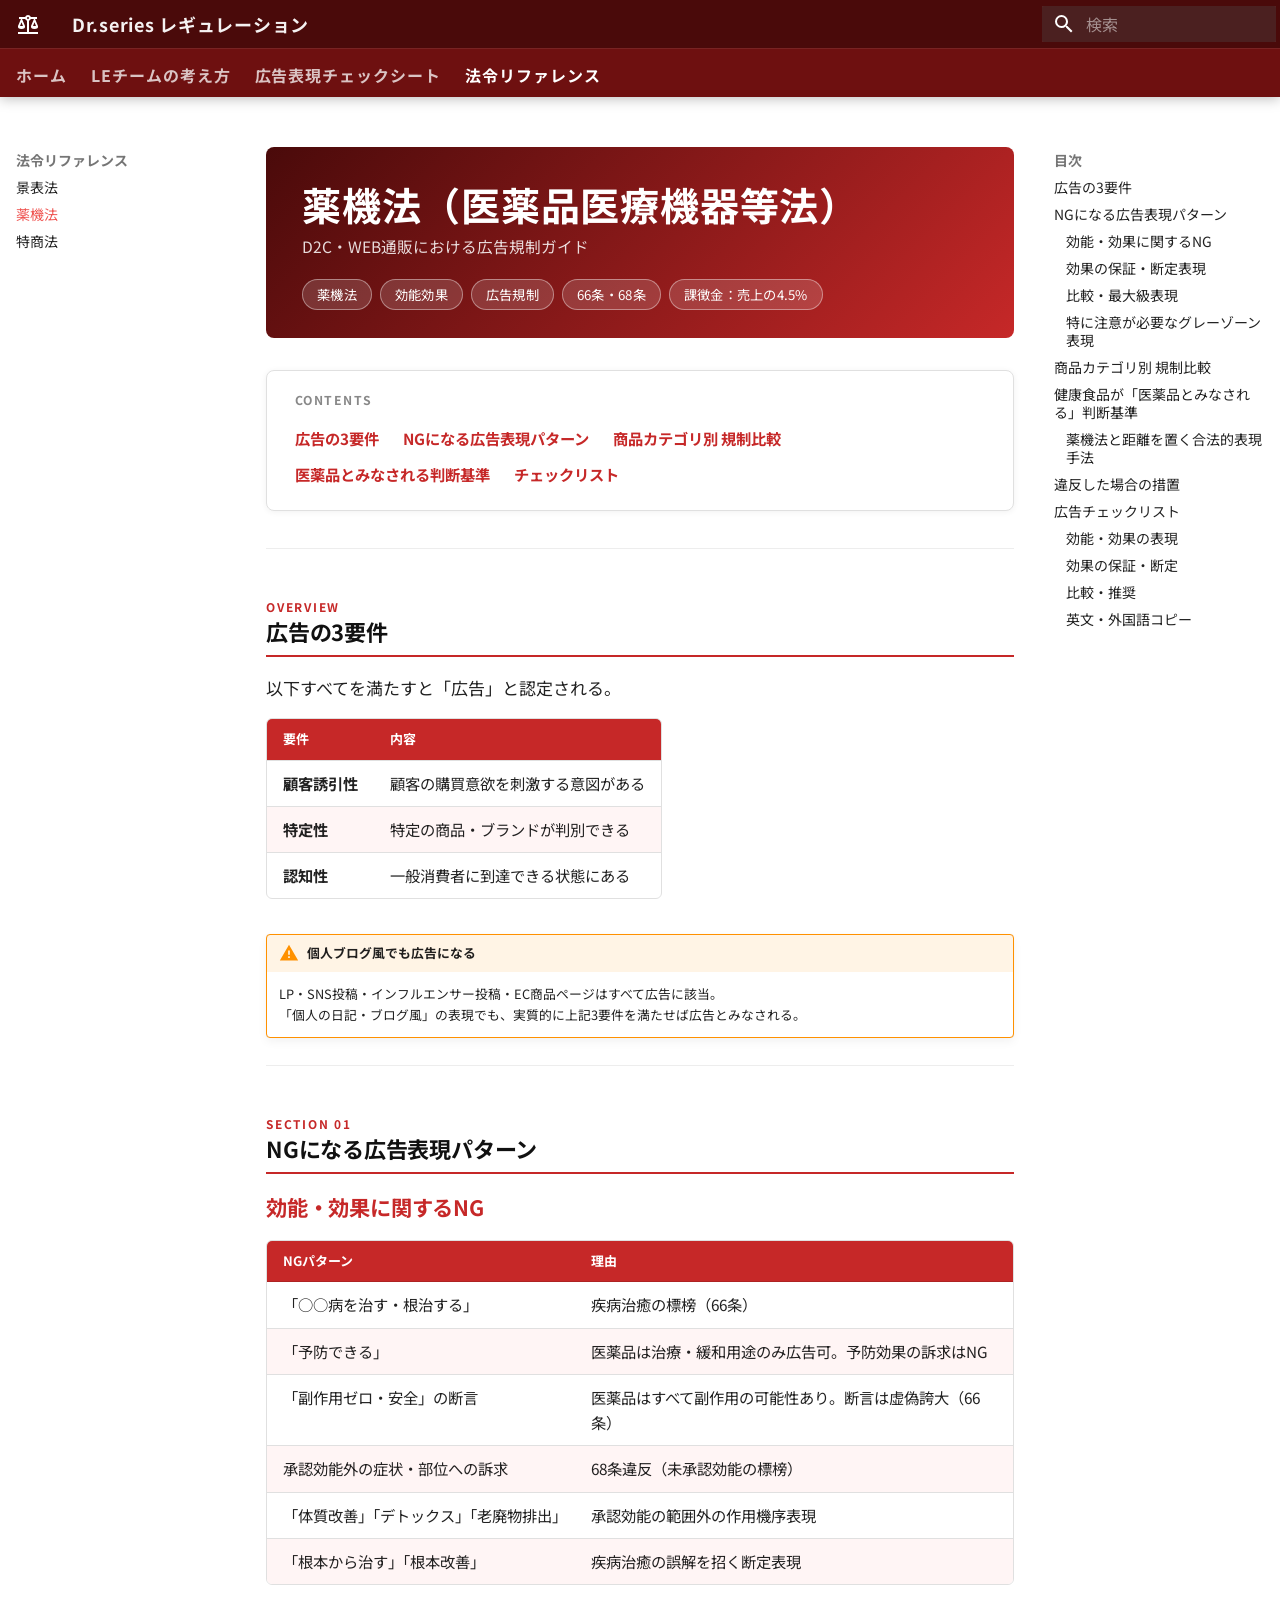
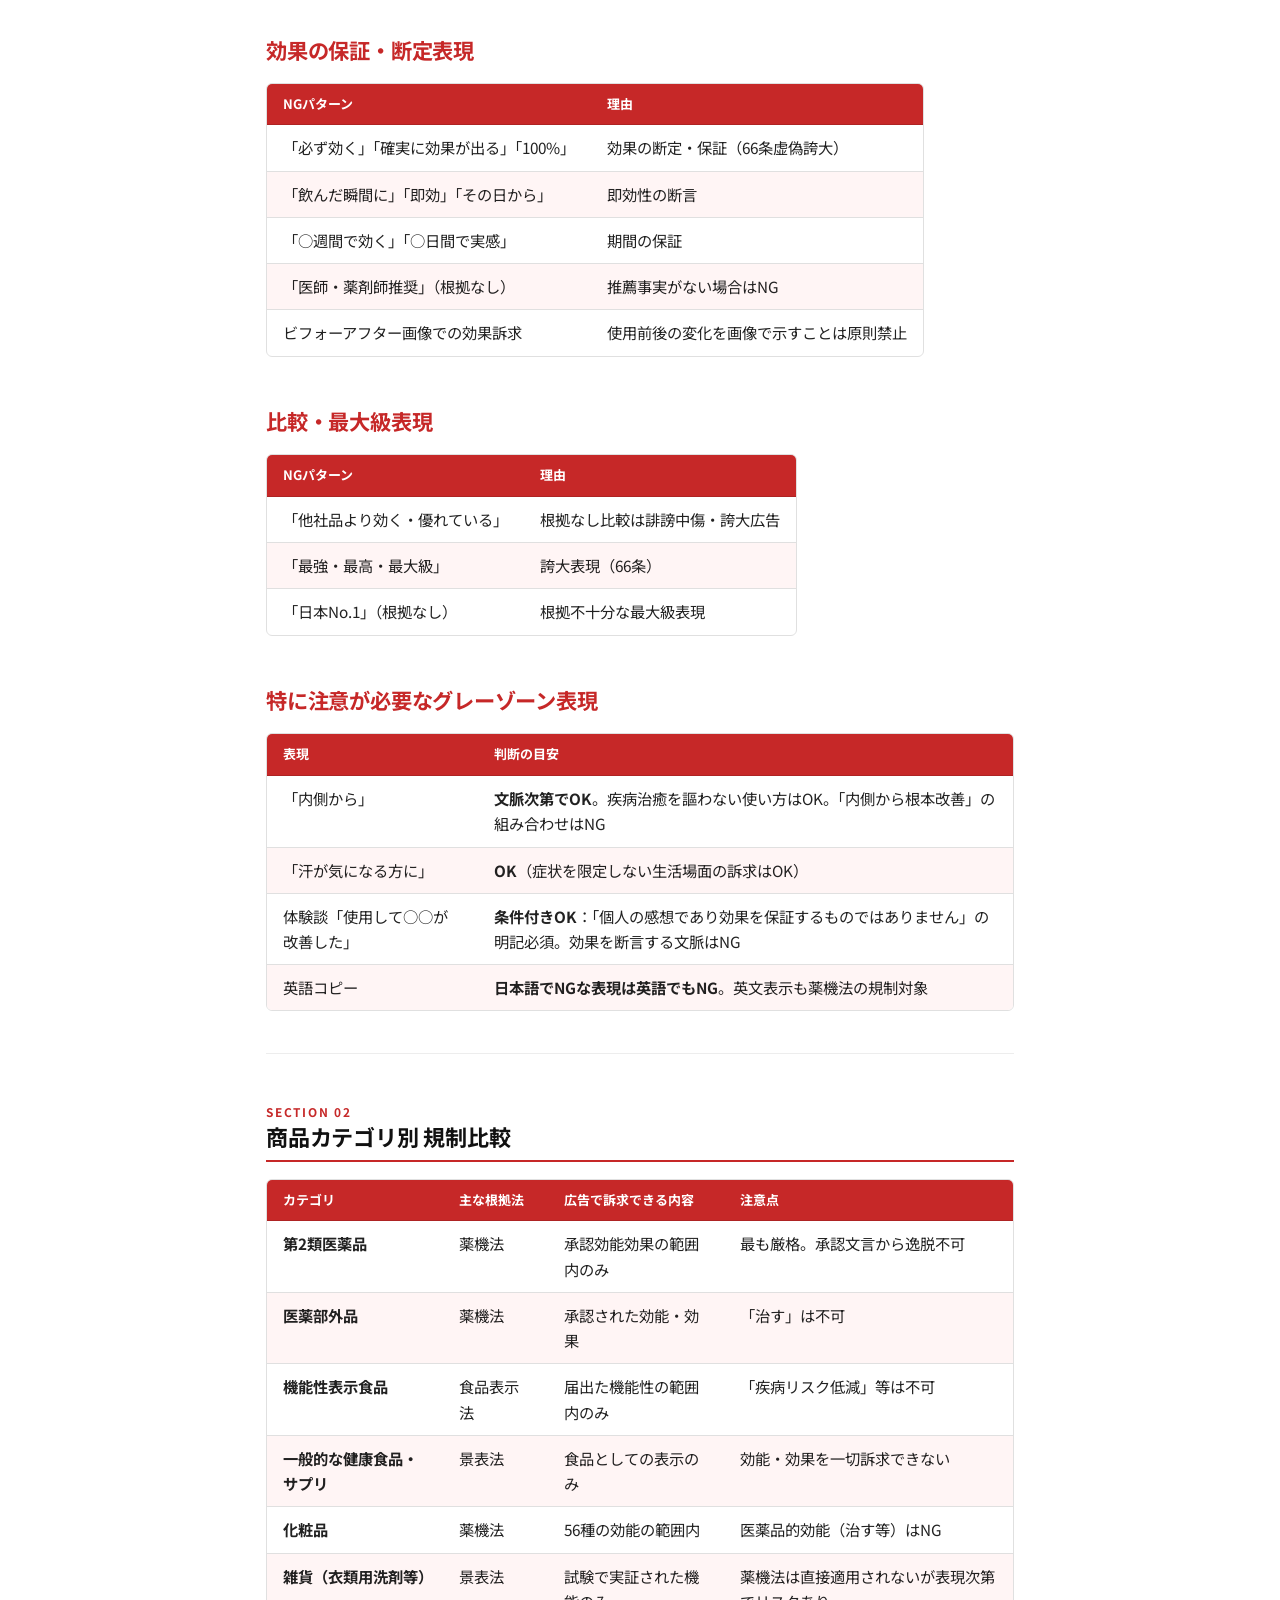
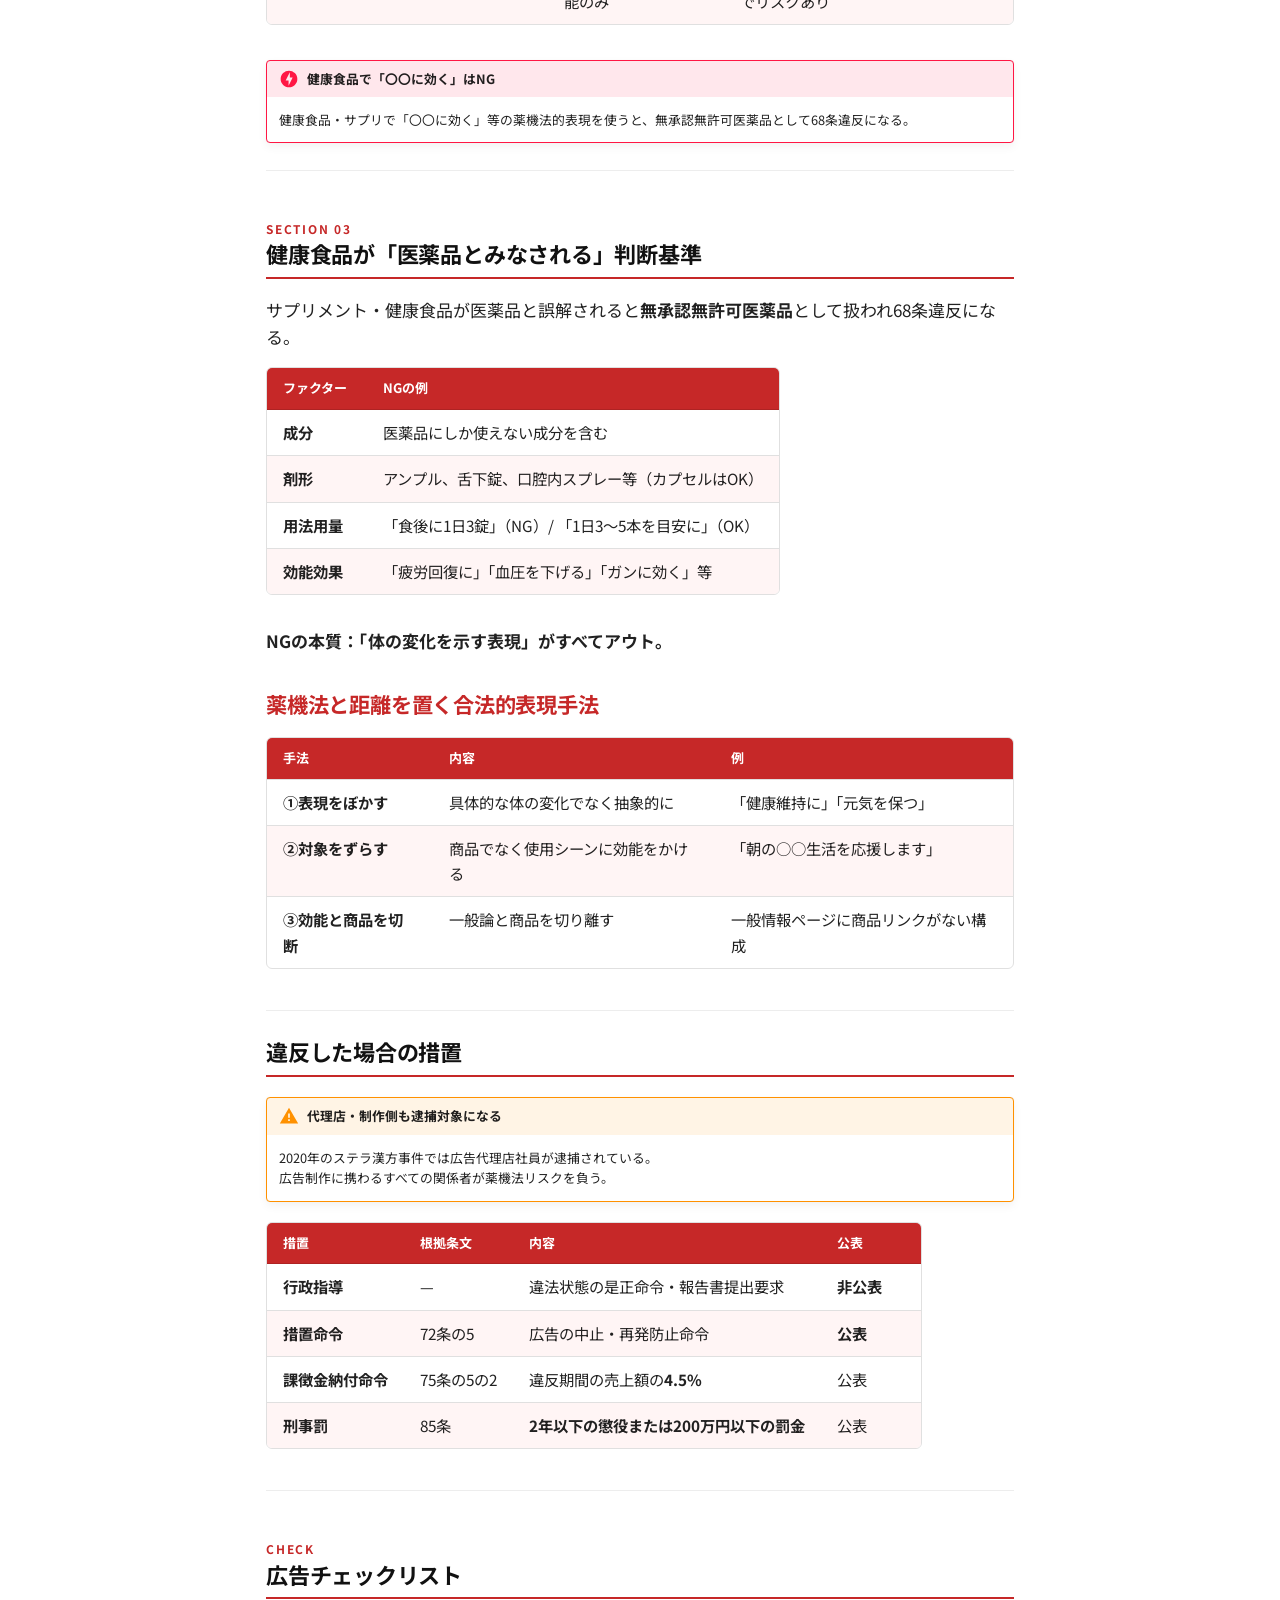
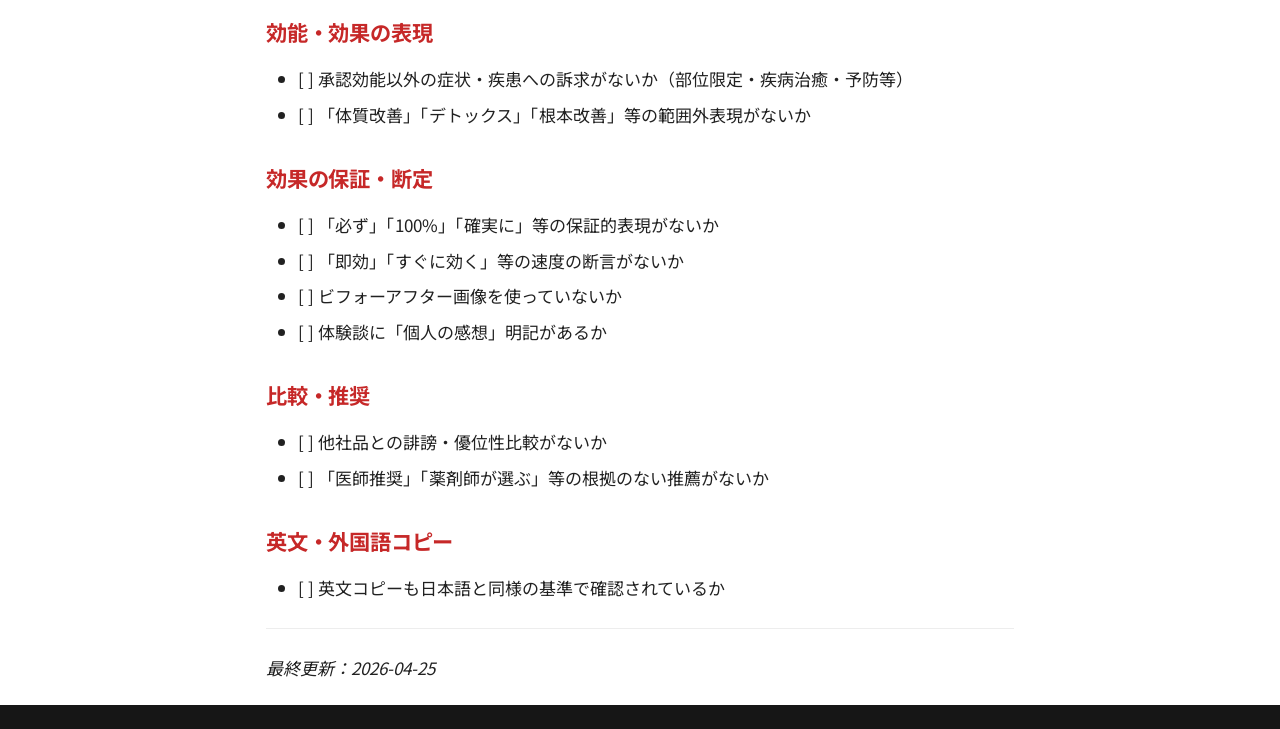
<file: law/yakki/index.html>
<!doctype html>
<html lang="ja" class="no-js">
  <head>
    
      <meta charset="utf-8">
      <meta name="viewport" content="width=device-width,initial-scale=1">
      
        <meta name="description" content="Dr.series LEチームの法令・広告レギュレーション知識ベース">
      
      
      
      
        <link rel="prev" href="../keihyohou/">
      
      
        <link rel="next" href="../tokushohou/">
      
      
        
      
      
      <link rel="icon" href="../../assets/images/favicon.png">
      <meta name="generator" content="mkdocs-1.6.1, mkdocs-material-9.7.6">
    
    
      
        <title>薬機法 - Dr.series レギュレーション</title>
      
    
    
      <link rel="stylesheet" href="../../assets/stylesheets/main.484c7ddc.min.css">
      
        
        <link rel="stylesheet" href="../../assets/stylesheets/palette.ab4e12ef.min.css">
      
      


    
    
      
    
    
      
        
        
        <link rel="preconnect" href="https://fonts.gstatic.com" crossorigin>
        <link rel="stylesheet" href="https://fonts.googleapis.com/css?family=Noto+Sans+JP:300,300i,400,400i,700,700i%7CRoboto+Mono:400,400i,700,700i&display=fallback">
        <style>:root{--md-text-font:"Noto Sans JP";--md-code-font:"Roboto Mono"}</style>
      
    
    
      <link rel="stylesheet" href="../../stylesheets/extra.css">
    
    <script>__md_scope=new URL("../..",location),__md_hash=e=>[...e].reduce(((e,_)=>(e<<5)-e+_.charCodeAt(0)),0),__md_get=(e,_=localStorage,t=__md_scope)=>JSON.parse(_.getItem(t.pathname+"."+e)),__md_set=(e,_,t=localStorage,a=__md_scope)=>{try{t.setItem(a.pathname+"."+e,JSON.stringify(_))}catch(e){}}</script>
    
      

    
    
  </head>
  
  
    
    
      
    
    
    
    
    <body dir="ltr" data-md-color-scheme="default" data-md-color-primary="red" data-md-color-accent="deep-orange">
  
    
    <input class="md-toggle" data-md-toggle="drawer" type="checkbox" id="__drawer" autocomplete="off">
    <input class="md-toggle" data-md-toggle="search" type="checkbox" id="__search" autocomplete="off">
    <label class="md-overlay" for="__drawer"></label>
    <div data-md-component="skip">
      
        
        <a href="#_1" class="md-skip">
          コンテンツにスキップ
        </a>
      
    </div>
    <div data-md-component="announce">
      
    </div>
    
    
      

  

<header class="md-header md-header--shadow md-header--lifted" data-md-component="header">
  <nav class="md-header__inner md-grid" aria-label="ヘッダー">
    <a href="../.." title="Dr.series レギュレーション" class="md-header__button md-logo" aria-label="Dr.series レギュレーション" data-md-component="logo">
      
  
  <svg xmlns="http://www.w3.org/2000/svg" viewBox="0 0 24 24"><path d="M12 3c-1.27 0-2.4.8-2.82 2H3v2h1.95L2 14c-.47 2 1 3 3.5 3s4.06-1 3.5-3L6.05 7h3.12c.33.85.98 1.5 1.83 1.83V20H2v2h20v-2h-9V8.82c.85-.32 1.5-.97 1.82-1.82h3.13L15 14c-.47 2 1 3 3.5 3s4.06-1 3.5-3l-2.95-7H21V5h-6.17C14.4 3.8 13.27 3 12 3m0 2a1 1 0 0 1 1 1 1 1 0 0 1-1 1 1 1 0 0 1-1-1 1 1 0 0 1 1-1m-6.5 5.25L7 14H4zm13 0L20 14h-3z"/></svg>

    </a>
    <label class="md-header__button md-icon" for="__drawer">
      
      <svg xmlns="http://www.w3.org/2000/svg" viewBox="0 0 24 24"><path d="M3 6h18v2H3zm0 5h18v2H3zm0 5h18v2H3z"/></svg>
    </label>
    <div class="md-header__title" data-md-component="header-title">
      <div class="md-header__ellipsis">
        <div class="md-header__topic">
          <span class="md-ellipsis">
            Dr.series レギュレーション
          </span>
        </div>
        <div class="md-header__topic" data-md-component="header-topic">
          <span class="md-ellipsis">
            
              薬機法
            
          </span>
        </div>
      </div>
    </div>
    
      
        <form class="md-header__option" data-md-component="palette">
  
    
    
    
    <input class="md-option" data-md-color-media="" data-md-color-scheme="default" data-md-color-primary="red" data-md-color-accent="deep-orange"  aria-hidden="true"  type="radio" name="__palette" id="__palette_0">
    
  
</form>
      
    
    
      <script>var palette=__md_get("__palette");if(palette&&palette.color){if("(prefers-color-scheme)"===palette.color.media){var media=matchMedia("(prefers-color-scheme: light)"),input=document.querySelector(media.matches?"[data-md-color-media='(prefers-color-scheme: light)']":"[data-md-color-media='(prefers-color-scheme: dark)']");palette.color.media=input.getAttribute("data-md-color-media"),palette.color.scheme=input.getAttribute("data-md-color-scheme"),palette.color.primary=input.getAttribute("data-md-color-primary"),palette.color.accent=input.getAttribute("data-md-color-accent")}for(var[key,value]of Object.entries(palette.color))document.body.setAttribute("data-md-color-"+key,value)}</script>
    
    
    
      
      
        <label class="md-header__button md-icon" for="__search">
          
          <svg xmlns="http://www.w3.org/2000/svg" viewBox="0 0 24 24"><path d="M9.5 3A6.5 6.5 0 0 1 16 9.5c0 1.61-.59 3.09-1.56 4.23l.27.27h.79l5 5-1.5 1.5-5-5v-.79l-.27-.27A6.52 6.52 0 0 1 9.5 16 6.5 6.5 0 0 1 3 9.5 6.5 6.5 0 0 1 9.5 3m0 2C7 5 5 7 5 9.5S7 14 9.5 14 14 12 14 9.5 12 5 9.5 5"/></svg>
        </label>
        <div class="md-search" data-md-component="search" role="dialog">
  <label class="md-search__overlay" for="__search"></label>
  <div class="md-search__inner" role="search">
    <form class="md-search__form" name="search">
      <input type="text" class="md-search__input" name="query" aria-label="検索" placeholder="検索" autocapitalize="off" autocorrect="off" autocomplete="off" spellcheck="false" data-md-component="search-query" required>
      <label class="md-search__icon md-icon" for="__search">
        
        <svg xmlns="http://www.w3.org/2000/svg" viewBox="0 0 24 24"><path d="M9.5 3A6.5 6.5 0 0 1 16 9.5c0 1.61-.59 3.09-1.56 4.23l.27.27h.79l5 5-1.5 1.5-5-5v-.79l-.27-.27A6.52 6.52 0 0 1 9.5 16 6.5 6.5 0 0 1 3 9.5 6.5 6.5 0 0 1 9.5 3m0 2C7 5 5 7 5 9.5S7 14 9.5 14 14 12 14 9.5 12 5 9.5 5"/></svg>
        
        <svg xmlns="http://www.w3.org/2000/svg" viewBox="0 0 24 24"><path d="M20 11v2H8l5.5 5.5-1.42 1.42L4.16 12l7.92-7.92L13.5 5.5 8 11z"/></svg>
      </label>
      <nav class="md-search__options" aria-label="検索">
        
          <a href="javascript:void(0)" class="md-search__icon md-icon" title="共有" aria-label="共有" data-clipboard data-clipboard-text="" data-md-component="search-share" tabindex="-1">
            
            <svg xmlns="http://www.w3.org/2000/svg" viewBox="0 0 24 24"><path d="M18 16.08c-.76 0-1.44.3-1.96.77L8.91 12.7c.05-.23.09-.46.09-.7s-.04-.47-.09-.7l7.05-4.11c.54.5 1.25.81 2.04.81a3 3 0 0 0 3-3 3 3 0 0 0-3-3 3 3 0 0 0-3 3c0 .24.04.47.09.7L8.04 9.81C7.5 9.31 6.79 9 6 9a3 3 0 0 0-3 3 3 3 0 0 0 3 3c.79 0 1.5-.31 2.04-.81l7.12 4.15c-.05.21-.08.43-.08.66 0 1.61 1.31 2.91 2.92 2.91s2.92-1.3 2.92-2.91A2.92 2.92 0 0 0 18 16.08"/></svg>
          </a>
        
        <button type="reset" class="md-search__icon md-icon" title="クリア" aria-label="クリア" tabindex="-1">
          
          <svg xmlns="http://www.w3.org/2000/svg" viewBox="0 0 24 24"><path d="M19 6.41 17.59 5 12 10.59 6.41 5 5 6.41 10.59 12 5 17.59 6.41 19 12 13.41 17.59 19 19 17.59 13.41 12z"/></svg>
        </button>
      </nav>
      
    </form>
    <div class="md-search__output">
      <div class="md-search__scrollwrap" tabindex="0" data-md-scrollfix>
        <div class="md-search-result" data-md-component="search-result">
          <div class="md-search-result__meta">
            検索を初期化
          </div>
          <ol class="md-search-result__list" role="presentation"></ol>
        </div>
      </div>
    </div>
  </div>
</div>
      
    
    
  </nav>
  
    
      
<nav class="md-tabs" aria-label="タブ" data-md-component="tabs">
  <div class="md-grid">
    <ul class="md-tabs__list">
      
        
  
  
  
  
    <li class="md-tabs__item">
      <a href="../.." class="md-tabs__link">
        
  
  
    
  
  ホーム

      </a>
    </li>
  

      
        
  
  
  
  
    <li class="md-tabs__item">
      <a href="../../le-philosophy/" class="md-tabs__link">
        
  
  
    
  
  LEチームの考え方

      </a>
    </li>
  

      
        
  
  
  
  
    
    
      <li class="md-tabs__item">
        <a href="../../products/acetect/" class="md-tabs__link">
          
  
  
  広告表現チェックシート

        </a>
      </li>
    
  

      
        
  
  
  
    
  
  
    
    
      <li class="md-tabs__item md-tabs__item--active">
        <a href="../keihyohou/" class="md-tabs__link">
          
  
  
  法令リファレンス

        </a>
      </li>
    
  

      
    </ul>
  </div>
</nav>
    
  
</header>
    
    <div class="md-container" data-md-component="container">
      
      
        
      
      <main class="md-main" data-md-component="main">
        <div class="md-main__inner md-grid">
          
            
              
              <div class="md-sidebar md-sidebar--primary" data-md-component="sidebar" data-md-type="navigation" >
                <div class="md-sidebar__scrollwrap">
                  <div class="md-sidebar__inner">
                    


  


<nav class="md-nav md-nav--primary md-nav--lifted" aria-label="ナビゲーション" data-md-level="0">
  <label class="md-nav__title" for="__drawer">
    <a href="../.." title="Dr.series レギュレーション" class="md-nav__button md-logo" aria-label="Dr.series レギュレーション" data-md-component="logo">
      
  
  <svg xmlns="http://www.w3.org/2000/svg" viewBox="0 0 24 24"><path d="M12 3c-1.27 0-2.4.8-2.82 2H3v2h1.95L2 14c-.47 2 1 3 3.5 3s4.06-1 3.5-3L6.05 7h3.12c.33.85.98 1.5 1.83 1.83V20H2v2h20v-2h-9V8.82c.85-.32 1.5-.97 1.82-1.82h3.13L15 14c-.47 2 1 3 3.5 3s4.06-1 3.5-3l-2.95-7H21V5h-6.17C14.4 3.8 13.27 3 12 3m0 2a1 1 0 0 1 1 1 1 1 0 0 1-1 1 1 1 0 0 1-1-1 1 1 0 0 1 1-1m-6.5 5.25L7 14H4zm13 0L20 14h-3z"/></svg>

    </a>
    Dr.series レギュレーション
  </label>
  
  <ul class="md-nav__list" data-md-scrollfix>
    
      
      
  
  
  
  
    <li class="md-nav__item">
      <a href="../.." class="md-nav__link">
        
  
  
  <span class="md-ellipsis">
    
  
    ホーム
  

    
  </span>
  
  

      </a>
    </li>
  

    
      
      
  
  
  
  
    <li class="md-nav__item">
      <a href="../../le-philosophy/" class="md-nav__link">
        
  
  
  <span class="md-ellipsis">
    
  
    LEチームの考え方
  

    
  </span>
  
  

      </a>
    </li>
  

    
      
      
  
  
  
  
    
    
    
    
      
      
        
      
    
    
    <li class="md-nav__item md-nav__item--nested">
      
        
        
        <input class="md-nav__toggle md-toggle " type="checkbox" id="__nav_3" >
        
          
          <label class="md-nav__link" for="__nav_3" id="__nav_3_label" tabindex="0">
            
  
  
  <span class="md-ellipsis">
    
  
    広告表現チェックシート
  

    
  </span>
  
  

            <span class="md-nav__icon md-icon"></span>
          </label>
        
        <nav class="md-nav" data-md-level="1" aria-labelledby="__nav_3_label" aria-expanded="false">
          <label class="md-nav__title" for="__nav_3">
            <span class="md-nav__icon md-icon"></span>
            
  
    広告表現チェックシート
  

          </label>
          <ul class="md-nav__list" data-md-scrollfix>
            
              
                
  
  
  
  
    <li class="md-nav__item">
      <a href="../../products/acetect/" class="md-nav__link">
        
  
  
  <span class="md-ellipsis">
    
  
    アセテクト
  

    
  </span>
  
  

      </a>
    </li>
  

              
            
          </ul>
        </nav>
      
    </li>
  

    
      
      
  
  
    
  
  
  
    
    
    
    
      
        
        
      
      
        
      
    
    
    <li class="md-nav__item md-nav__item--active md-nav__item--section md-nav__item--nested">
      
        
        
        <input class="md-nav__toggle md-toggle " type="checkbox" id="__nav_4" checked>
        
          
          <label class="md-nav__link" for="__nav_4" id="__nav_4_label" tabindex="">
            
  
  
  <span class="md-ellipsis">
    
  
    法令リファレンス
  

    
  </span>
  
  

            <span class="md-nav__icon md-icon"></span>
          </label>
        
        <nav class="md-nav" data-md-level="1" aria-labelledby="__nav_4_label" aria-expanded="true">
          <label class="md-nav__title" for="__nav_4">
            <span class="md-nav__icon md-icon"></span>
            
  
    法令リファレンス
  

          </label>
          <ul class="md-nav__list" data-md-scrollfix>
            
              
                
  
  
  
  
    <li class="md-nav__item">
      <a href="../keihyohou/" class="md-nav__link">
        
  
  
  <span class="md-ellipsis">
    
  
    景表法
  

    
  </span>
  
  

      </a>
    </li>
  

              
            
              
                
  
  
    
  
  
  
    <li class="md-nav__item md-nav__item--active">
      
      <input class="md-nav__toggle md-toggle" type="checkbox" id="__toc">
      
      
        
      
      
        <label class="md-nav__link md-nav__link--active" for="__toc">
          
  
  
  <span class="md-ellipsis">
    
  
    薬機法
  

    
  </span>
  
  

          <span class="md-nav__icon md-icon"></span>
        </label>
      
      <a href="./" class="md-nav__link md-nav__link--active">
        
  
  
  <span class="md-ellipsis">
    
  
    薬機法
  

    
  </span>
  
  

      </a>
      
        

<nav class="md-nav md-nav--secondary" aria-label="目次">
  
  
  
    
  
  
    <label class="md-nav__title" for="__toc">
      <span class="md-nav__icon md-icon"></span>
      目次
    </label>
    <ul class="md-nav__list" data-md-component="toc" data-md-scrollfix>
      
        <li class="md-nav__item">
  <a href="#3" class="md-nav__link">
    <span class="md-ellipsis">
      
        広告の3要件
      
    </span>
  </a>
  
</li>
      
        <li class="md-nav__item">
  <a href="#ng" class="md-nav__link">
    <span class="md-ellipsis">
      
        NGになる広告表現パターン
      
    </span>
  </a>
  
    <nav class="md-nav" aria-label="NGになる広告表現パターン">
      <ul class="md-nav__list">
        
          <li class="md-nav__item">
  <a href="#ng_1" class="md-nav__link">
    <span class="md-ellipsis">
      
        効能・効果に関するNG
      
    </span>
  </a>
  
</li>
        
          <li class="md-nav__item">
  <a href="#_2" class="md-nav__link">
    <span class="md-ellipsis">
      
        効果の保証・断定表現
      
    </span>
  </a>
  
</li>
        
          <li class="md-nav__item">
  <a href="#_3" class="md-nav__link">
    <span class="md-ellipsis">
      
        比較・最大級表現
      
    </span>
  </a>
  
</li>
        
          <li class="md-nav__item">
  <a href="#_4" class="md-nav__link">
    <span class="md-ellipsis">
      
        特に注意が必要なグレーゾーン表現
      
    </span>
  </a>
  
</li>
        
      </ul>
    </nav>
  
</li>
      
        <li class="md-nav__item">
  <a href="#_5" class="md-nav__link">
    <span class="md-ellipsis">
      
        商品カテゴリ別 規制比較
      
    </span>
  </a>
  
</li>
      
        <li class="md-nav__item">
  <a href="#_6" class="md-nav__link">
    <span class="md-ellipsis">
      
        健康食品が「医薬品とみなされる」判断基準
      
    </span>
  </a>
  
    <nav class="md-nav" aria-label="健康食品が「医薬品とみなされる」判断基準">
      <ul class="md-nav__list">
        
          <li class="md-nav__item">
  <a href="#_7" class="md-nav__link">
    <span class="md-ellipsis">
      
        薬機法と距離を置く合法的表現手法
      
    </span>
  </a>
  
</li>
        
      </ul>
    </nav>
  
</li>
      
        <li class="md-nav__item">
  <a href="#_8" class="md-nav__link">
    <span class="md-ellipsis">
      
        違反した場合の措置
      
    </span>
  </a>
  
</li>
      
        <li class="md-nav__item">
  <a href="#_9" class="md-nav__link">
    <span class="md-ellipsis">
      
        広告チェックリスト
      
    </span>
  </a>
  
    <nav class="md-nav" aria-label="広告チェックリスト">
      <ul class="md-nav__list">
        
          <li class="md-nav__item">
  <a href="#_10" class="md-nav__link">
    <span class="md-ellipsis">
      
        効能・効果の表現
      
    </span>
  </a>
  
</li>
        
          <li class="md-nav__item">
  <a href="#_11" class="md-nav__link">
    <span class="md-ellipsis">
      
        効果の保証・断定
      
    </span>
  </a>
  
</li>
        
          <li class="md-nav__item">
  <a href="#_12" class="md-nav__link">
    <span class="md-ellipsis">
      
        比較・推奨
      
    </span>
  </a>
  
</li>
        
          <li class="md-nav__item">
  <a href="#_13" class="md-nav__link">
    <span class="md-ellipsis">
      
        英文・外国語コピー
      
    </span>
  </a>
  
</li>
        
      </ul>
    </nav>
  
</li>
      
    </ul>
  
</nav>
      
    </li>
  

              
            
              
                
  
  
  
  
    <li class="md-nav__item">
      <a href="../tokushohou/" class="md-nav__link">
        
  
  
  <span class="md-ellipsis">
    
  
    特商法
  

    
  </span>
  
  

      </a>
    </li>
  

              
            
          </ul>
        </nav>
      
    </li>
  

    
  </ul>
</nav>
                  </div>
                </div>
              </div>
            
            
              
              <div class="md-sidebar md-sidebar--secondary" data-md-component="sidebar" data-md-type="toc" >
                <div class="md-sidebar__scrollwrap">
                  <div class="md-sidebar__inner">
                    

<nav class="md-nav md-nav--secondary" aria-label="目次">
  
  
  
    
  
  
    <label class="md-nav__title" for="__toc">
      <span class="md-nav__icon md-icon"></span>
      目次
    </label>
    <ul class="md-nav__list" data-md-component="toc" data-md-scrollfix>
      
        <li class="md-nav__item">
  <a href="#3" class="md-nav__link">
    <span class="md-ellipsis">
      
        広告の3要件
      
    </span>
  </a>
  
</li>
      
        <li class="md-nav__item">
  <a href="#ng" class="md-nav__link">
    <span class="md-ellipsis">
      
        NGになる広告表現パターン
      
    </span>
  </a>
  
    <nav class="md-nav" aria-label="NGになる広告表現パターン">
      <ul class="md-nav__list">
        
          <li class="md-nav__item">
  <a href="#ng_1" class="md-nav__link">
    <span class="md-ellipsis">
      
        効能・効果に関するNG
      
    </span>
  </a>
  
</li>
        
          <li class="md-nav__item">
  <a href="#_2" class="md-nav__link">
    <span class="md-ellipsis">
      
        効果の保証・断定表現
      
    </span>
  </a>
  
</li>
        
          <li class="md-nav__item">
  <a href="#_3" class="md-nav__link">
    <span class="md-ellipsis">
      
        比較・最大級表現
      
    </span>
  </a>
  
</li>
        
          <li class="md-nav__item">
  <a href="#_4" class="md-nav__link">
    <span class="md-ellipsis">
      
        特に注意が必要なグレーゾーン表現
      
    </span>
  </a>
  
</li>
        
      </ul>
    </nav>
  
</li>
      
        <li class="md-nav__item">
  <a href="#_5" class="md-nav__link">
    <span class="md-ellipsis">
      
        商品カテゴリ別 規制比較
      
    </span>
  </a>
  
</li>
      
        <li class="md-nav__item">
  <a href="#_6" class="md-nav__link">
    <span class="md-ellipsis">
      
        健康食品が「医薬品とみなされる」判断基準
      
    </span>
  </a>
  
    <nav class="md-nav" aria-label="健康食品が「医薬品とみなされる」判断基準">
      <ul class="md-nav__list">
        
          <li class="md-nav__item">
  <a href="#_7" class="md-nav__link">
    <span class="md-ellipsis">
      
        薬機法と距離を置く合法的表現手法
      
    </span>
  </a>
  
</li>
        
      </ul>
    </nav>
  
</li>
      
        <li class="md-nav__item">
  <a href="#_8" class="md-nav__link">
    <span class="md-ellipsis">
      
        違反した場合の措置
      
    </span>
  </a>
  
</li>
      
        <li class="md-nav__item">
  <a href="#_9" class="md-nav__link">
    <span class="md-ellipsis">
      
        広告チェックリスト
      
    </span>
  </a>
  
    <nav class="md-nav" aria-label="広告チェックリスト">
      <ul class="md-nav__list">
        
          <li class="md-nav__item">
  <a href="#_10" class="md-nav__link">
    <span class="md-ellipsis">
      
        効能・効果の表現
      
    </span>
  </a>
  
</li>
        
          <li class="md-nav__item">
  <a href="#_11" class="md-nav__link">
    <span class="md-ellipsis">
      
        効果の保証・断定
      
    </span>
  </a>
  
</li>
        
          <li class="md-nav__item">
  <a href="#_12" class="md-nav__link">
    <span class="md-ellipsis">
      
        比較・推奨
      
    </span>
  </a>
  
</li>
        
          <li class="md-nav__item">
  <a href="#_13" class="md-nav__link">
    <span class="md-ellipsis">
      
        英文・外国語コピー
      
    </span>
  </a>
  
</li>
        
      </ul>
    </nav>
  
</li>
      
    </ul>
  
</nav>
                  </div>
                </div>
              </div>
            
          
          
            <div class="md-content" data-md-component="content">
              
              <article class="md-content__inner md-typeset">
                
                  



<div class="product-header">
<h1 id="_1">薬機法（医薬品医療機器等法）<a class="headerlink" href="#_1" title="Permanent link">&para;</a></h1>
<div class="subtitle">D2C・WEB通販における広告規制ガイド</div>
<div class="product-tags">
  <span class="product-tag">薬機法</span>
  <span class="product-tag">効能効果</span>
  <span class="product-tag">広告規制</span>
  <span class="product-tag">66条・68条</span>
  <span class="product-tag">課徴金：売上の4.5%</span>
</div>
</div>
<div class="contents-card">
<div class="contents-title">CONTENTS</div>
<div class="contents-links">
  <a href="#three-req">広告の3要件</a>
  <a href="#ng-patterns">NGになる広告表現パターン</a>
  <a href="#categories">商品カテゴリ別 規制比較</a>
  <a href="#drug-criteria">医薬品とみなされる判断基準</a>
  <a href="#checklist">チェックリスト</a>
</div>
</div>

<hr />
<div class="section-label" id="three-req">OVERVIEW</div>

<h2 id="3">広告の3要件<a class="headerlink" href="#3" title="Permanent link">&para;</a></h2>
<p>以下すべてを満たすと「広告」と認定される。</p>
<table>
<thead>
<tr>
<th>要件</th>
<th>内容</th>
</tr>
</thead>
<tbody>
<tr>
<td><strong>顧客誘引性</strong></td>
<td>顧客の購買意欲を刺激する意図がある</td>
</tr>
<tr>
<td><strong>特定性</strong></td>
<td>特定の商品・ブランドが判別できる</td>
</tr>
<tr>
<td><strong>認知性</strong></td>
<td>一般消費者に到達できる状態にある</td>
</tr>
</tbody>
</table>
<div class="admonition warning">
<p class="admonition-title">個人ブログ風でも広告になる</p>
<p>LP・SNS投稿・インフルエンサー投稿・EC商品ページはすべて広告に該当。<br />
「個人の日記・ブログ風」の表現でも、実質的に上記3要件を満たせば広告とみなされる。</p>
</div>
<hr />
<div class="section-label" id="ng-patterns">SECTION 01</div>

<h2 id="ng">NGになる広告表現パターン<a class="headerlink" href="#ng" title="Permanent link">&para;</a></h2>
<h3 id="ng_1">効能・効果に関するNG<a class="headerlink" href="#ng_1" title="Permanent link">&para;</a></h3>
<table>
<thead>
<tr>
<th>NGパターン</th>
<th>理由</th>
</tr>
</thead>
<tbody>
<tr>
<td>「○○病を治す・根治する」</td>
<td>疾病治癒の標榜（66条）</td>
</tr>
<tr>
<td>「予防できる」</td>
<td>医薬品は治療・緩和用途のみ広告可。予防効果の訴求はNG</td>
</tr>
<tr>
<td>「副作用ゼロ・安全」の断言</td>
<td>医薬品はすべて副作用の可能性あり。断言は虚偽誇大（66条）</td>
</tr>
<tr>
<td>承認効能外の症状・部位への訴求</td>
<td>68条違反（未承認効能の標榜）</td>
</tr>
<tr>
<td>「体質改善」「デトックス」「老廃物排出」</td>
<td>承認効能の範囲外の作用機序表現</td>
</tr>
<tr>
<td>「根本から治す」「根本改善」</td>
<td>疾病治癒の誤解を招く断定表現</td>
</tr>
</tbody>
</table>
<h3 id="_2">効果の保証・断定表現<a class="headerlink" href="#_2" title="Permanent link">&para;</a></h3>
<table>
<thead>
<tr>
<th>NGパターン</th>
<th>理由</th>
</tr>
</thead>
<tbody>
<tr>
<td>「必ず効く」「確実に効果が出る」「100%」</td>
<td>効果の断定・保証（66条虚偽誇大）</td>
</tr>
<tr>
<td>「飲んだ瞬間に」「即効」「その日から」</td>
<td>即効性の断言</td>
</tr>
<tr>
<td>「○週間で効く」「○日間で実感」</td>
<td>期間の保証</td>
</tr>
<tr>
<td>「医師・薬剤師推奨」（根拠なし）</td>
<td>推薦事実がない場合はNG</td>
</tr>
<tr>
<td>ビフォーアフター画像での効果訴求</td>
<td>使用前後の変化を画像で示すことは原則禁止</td>
</tr>
</tbody>
</table>
<h3 id="_3">比較・最大級表現<a class="headerlink" href="#_3" title="Permanent link">&para;</a></h3>
<table>
<thead>
<tr>
<th>NGパターン</th>
<th>理由</th>
</tr>
</thead>
<tbody>
<tr>
<td>「他社品より効く・優れている」</td>
<td>根拠なし比較は誹謗中傷・誇大広告</td>
</tr>
<tr>
<td>「最強・最高・最大級」</td>
<td>誇大表現（66条）</td>
</tr>
<tr>
<td>「日本No.1」（根拠なし）</td>
<td>根拠不十分な最大級表現</td>
</tr>
</tbody>
</table>
<h3 id="_4">特に注意が必要なグレーゾーン表現<a class="headerlink" href="#_4" title="Permanent link">&para;</a></h3>
<table>
<thead>
<tr>
<th>表現</th>
<th>判断の目安</th>
</tr>
</thead>
<tbody>
<tr>
<td>「内側から」</td>
<td><strong>文脈次第でOK</strong>。疾病治癒を謳わない使い方はOK。「内側から根本改善」の組み合わせはNG</td>
</tr>
<tr>
<td>「汗が気になる方に」</td>
<td><strong>OK</strong>（症状を限定しない生活場面の訴求はOK）</td>
</tr>
<tr>
<td>体験談「使用して○○が改善した」</td>
<td><strong>条件付きOK</strong>：「個人の感想であり効果を保証するものではありません」の明記必須。効果を断言する文脈はNG</td>
</tr>
<tr>
<td>英語コピー</td>
<td><strong>日本語でNGな表現は英語でもNG</strong>。英文表示も薬機法の規制対象</td>
</tr>
</tbody>
</table>
<hr />
<div class="section-label" id="categories">SECTION 02</div>

<h2 id="_5">商品カテゴリ別 規制比較<a class="headerlink" href="#_5" title="Permanent link">&para;</a></h2>
<table>
<thead>
<tr>
<th>カテゴリ</th>
<th>主な根拠法</th>
<th>広告で訴求できる内容</th>
<th>注意点</th>
</tr>
</thead>
<tbody>
<tr>
<td><strong>第2類医薬品</strong></td>
<td>薬機法</td>
<td>承認効能効果の範囲内のみ</td>
<td>最も厳格。承認文言から逸脱不可</td>
</tr>
<tr>
<td><strong>医薬部外品</strong></td>
<td>薬機法</td>
<td>承認された効能・効果</td>
<td>「治す」は不可</td>
</tr>
<tr>
<td><strong>機能性表示食品</strong></td>
<td>食品表示法</td>
<td>届出た機能性の範囲内のみ</td>
<td>「疾病リスク低減」等は不可</td>
</tr>
<tr>
<td><strong>一般的な健康食品・サプリ</strong></td>
<td>景表法</td>
<td>食品としての表示のみ</td>
<td>効能・効果を一切訴求できない</td>
</tr>
<tr>
<td><strong>化粧品</strong></td>
<td>薬機法</td>
<td>56種の効能の範囲内</td>
<td>医薬品的効能（治す等）はNG</td>
</tr>
<tr>
<td><strong>雑貨（衣類用洗剤等）</strong></td>
<td>景表法</td>
<td>試験で実証された機能のみ</td>
<td>薬機法は直接適用されないが表現次第でリスクあり</td>
</tr>
</tbody>
</table>
<div class="admonition danger">
<p class="admonition-title">健康食品で「〇〇に効く」はNG</p>
<p>健康食品・サプリで「〇〇に効く」等の薬機法的表現を使うと、無承認無許可医薬品として68条違反になる。</p>
</div>
<hr />
<div class="section-label" id="drug-criteria">SECTION 03</div>

<h2 id="_6">健康食品が「医薬品とみなされる」判断基準<a class="headerlink" href="#_6" title="Permanent link">&para;</a></h2>
<p>サプリメント・健康食品が医薬品と誤解されると<strong>無承認無許可医薬品</strong>として扱われ68条違反になる。</p>
<table>
<thead>
<tr>
<th>ファクター</th>
<th>NGの例</th>
</tr>
</thead>
<tbody>
<tr>
<td><strong>成分</strong></td>
<td>医薬品にしか使えない成分を含む</td>
</tr>
<tr>
<td><strong>剤形</strong></td>
<td>アンプル、舌下錠、口腔内スプレー等（カプセルはOK）</td>
</tr>
<tr>
<td><strong>用法用量</strong></td>
<td>「食後に1日3錠」（NG）/ 「1日3〜5本を目安に」（OK）</td>
</tr>
<tr>
<td><strong>効能効果</strong></td>
<td>「疲労回復に」「血圧を下げる」「ガンに効く」等</td>
</tr>
</tbody>
</table>
<p><strong>NGの本質：「体の変化を示す表現」がすべてアウト。</strong></p>
<h3 id="_7">薬機法と距離を置く合法的表現手法<a class="headerlink" href="#_7" title="Permanent link">&para;</a></h3>
<table>
<thead>
<tr>
<th>手法</th>
<th>内容</th>
<th>例</th>
</tr>
</thead>
<tbody>
<tr>
<td><strong>①表現をぼかす</strong></td>
<td>具体的な体の変化でなく抽象的に</td>
<td>「健康維持に」「元気を保つ」</td>
</tr>
<tr>
<td><strong>②対象をずらす</strong></td>
<td>商品でなく使用シーンに効能をかける</td>
<td>「朝の○○生活を応援します」</td>
</tr>
<tr>
<td><strong>③効能と商品を切断</strong></td>
<td>一般論と商品を切り離す</td>
<td>一般情報ページに商品リンクがない構成</td>
</tr>
</tbody>
</table>
<hr />
<h2 id="_8">違反した場合の措置<a class="headerlink" href="#_8" title="Permanent link">&para;</a></h2>
<div class="admonition warning">
<p class="admonition-title">代理店・制作側も逮捕対象になる</p>
<p>2020年のステラ漢方事件では広告代理店社員が逮捕されている。<br />
広告制作に携わるすべての関係者が薬機法リスクを負う。</p>
</div>
<table>
<thead>
<tr>
<th>措置</th>
<th>根拠条文</th>
<th>内容</th>
<th>公表</th>
</tr>
</thead>
<tbody>
<tr>
<td><strong>行政指導</strong></td>
<td>—</td>
<td>違法状態の是正命令・報告書提出要求</td>
<td><strong>非公表</strong></td>
</tr>
<tr>
<td><strong>措置命令</strong></td>
<td>72条の5</td>
<td>広告の中止・再発防止命令</td>
<td><strong>公表</strong></td>
</tr>
<tr>
<td><strong>課徴金納付命令</strong></td>
<td>75条の5の2</td>
<td>違反期間の売上額の<strong>4.5%</strong></td>
<td>公表</td>
</tr>
<tr>
<td><strong>刑事罰</strong></td>
<td>85条</td>
<td><strong>2年以下の懲役または200万円以下の罰金</strong></td>
<td>公表</td>
</tr>
</tbody>
</table>
<hr />
<div class="section-label" id="checklist">CHECK</div>

<h2 id="_9">広告チェックリスト<a class="headerlink" href="#_9" title="Permanent link">&para;</a></h2>
<h3 id="_10">効能・効果の表現<a class="headerlink" href="#_10" title="Permanent link">&para;</a></h3>
<ul>
<li>[ ] 承認効能以外の症状・疾患への訴求がないか（部位限定・疾病治癒・予防等）</li>
<li>[ ] 「体質改善」「デトックス」「根本改善」等の範囲外表現がないか</li>
</ul>
<h3 id="_11">効果の保証・断定<a class="headerlink" href="#_11" title="Permanent link">&para;</a></h3>
<ul>
<li>[ ] 「必ず」「100%」「確実に」等の保証的表現がないか</li>
<li>[ ] 「即効」「すぐに効く」等の速度の断言がないか</li>
<li>[ ] ビフォーアフター画像を使っていないか</li>
<li>[ ] 体験談に「個人の感想」明記があるか</li>
</ul>
<h3 id="_12">比較・推奨<a class="headerlink" href="#_12" title="Permanent link">&para;</a></h3>
<ul>
<li>[ ] 他社品との誹謗・優位性比較がないか</li>
<li>[ ] 「医師推奨」「薬剤師が選ぶ」等の根拠のない推薦がないか</li>
</ul>
<h3 id="_13">英文・外国語コピー<a class="headerlink" href="#_13" title="Permanent link">&para;</a></h3>
<ul>
<li>[ ] 英文コピーも日本語と同様の基準で確認されているか</li>
</ul>
<hr />
<p><em>最終更新：2026-04-25</em></p>












                
              </article>
            </div>
          
          
  <script>var tabs=__md_get("__tabs");if(Array.isArray(tabs))e:for(var set of document.querySelectorAll(".tabbed-set")){var labels=set.querySelector(".tabbed-labels");for(var tab of tabs)for(var label of labels.getElementsByTagName("label"))if(label.innerText.trim()===tab){var input=document.getElementById(label.htmlFor);input.checked=!0;continue e}}</script>

<script>var target=document.getElementById(location.hash.slice(1));target&&target.name&&(target.checked=target.name.startsWith("__tabbed_"))</script>
        </div>
        
          <button type="button" class="md-top md-icon" data-md-component="top" hidden>
  
  <svg xmlns="http://www.w3.org/2000/svg" viewBox="0 0 24 24"><path d="M13 20h-2V8l-5.5 5.5-1.42-1.42L12 4.16l7.92 7.92-1.42 1.42L13 8z"/></svg>
  ページトップへ戻る
</button>
        
      </main>
      
        <footer class="md-footer">
  
  <div class="md-footer-meta md-typeset">
    <div class="md-footer-meta__inner md-grid">
      <div class="md-copyright">
  
  
</div>
      
    </div>
  </div>
</footer>
      
    </div>
    <div class="md-dialog" data-md-component="dialog">
      <div class="md-dialog__inner md-typeset"></div>
    </div>
    
    
    
      
      
      <script id="__config" type="application/json">{"annotate": null, "base": "../..", "features": ["navigation.tabs", "navigation.tabs.sticky", "navigation.sections", "navigation.top", "navigation.instant", "search.highlight", "search.share", "content.tabs.link", "toc.follow"], "search": "../../assets/javascripts/workers/search.2c215733.min.js", "tags": null, "translations": {"clipboard.copied": "\u30b3\u30d4\u30fc\u3057\u307e\u3057\u305f", "clipboard.copy": "\u30af\u30ea\u30c3\u30d7\u30dc\u30fc\u30c9\u3078\u30b3\u30d4\u30fc", "search.result.more.one": "\u3053\u306e\u30da\u30fc\u30b8\u5185\u306b\u3082\u30461\u4ef6\u898b\u3064\u304b\u308a\u307e\u3057\u305f", "search.result.more.other": "\u3053\u306e\u30da\u30fc\u30b8\u5185\u306b\u3042\u3068#\u4ef6\u898b\u3064\u304b\u308a\u307e\u3057\u305f", "search.result.none": "\u4f55\u3082\u898b\u3064\u304b\u308a\u307e\u305b\u3093\u3067\u3057\u305f", "search.result.one": "1\u4ef6\u898b\u3064\u304b\u308a\u307e\u3057\u305f", "search.result.other": "#\u4ef6\u898b\u3064\u304b\u308a\u307e\u3057\u305f", "search.result.placeholder": "\u691c\u7d22\u30ad\u30fc\u30ef\u30fc\u30c9\u3092\u5165\u529b\u3057\u3066\u304f\u3060\u3055\u3044", "search.result.term.missing": "\u691c\u7d22\u306b\u542b\u307e\u308c\u306a\u3044", "select.version": "\u30d0\u30fc\u30b8\u30e7\u30f3\u5207\u308a\u66ff\u3048"}, "version": null}</script>
    
    
      <script src="../../assets/javascripts/bundle.79ae519e.min.js"></script>
      
    
  </body>
</html>
</file>
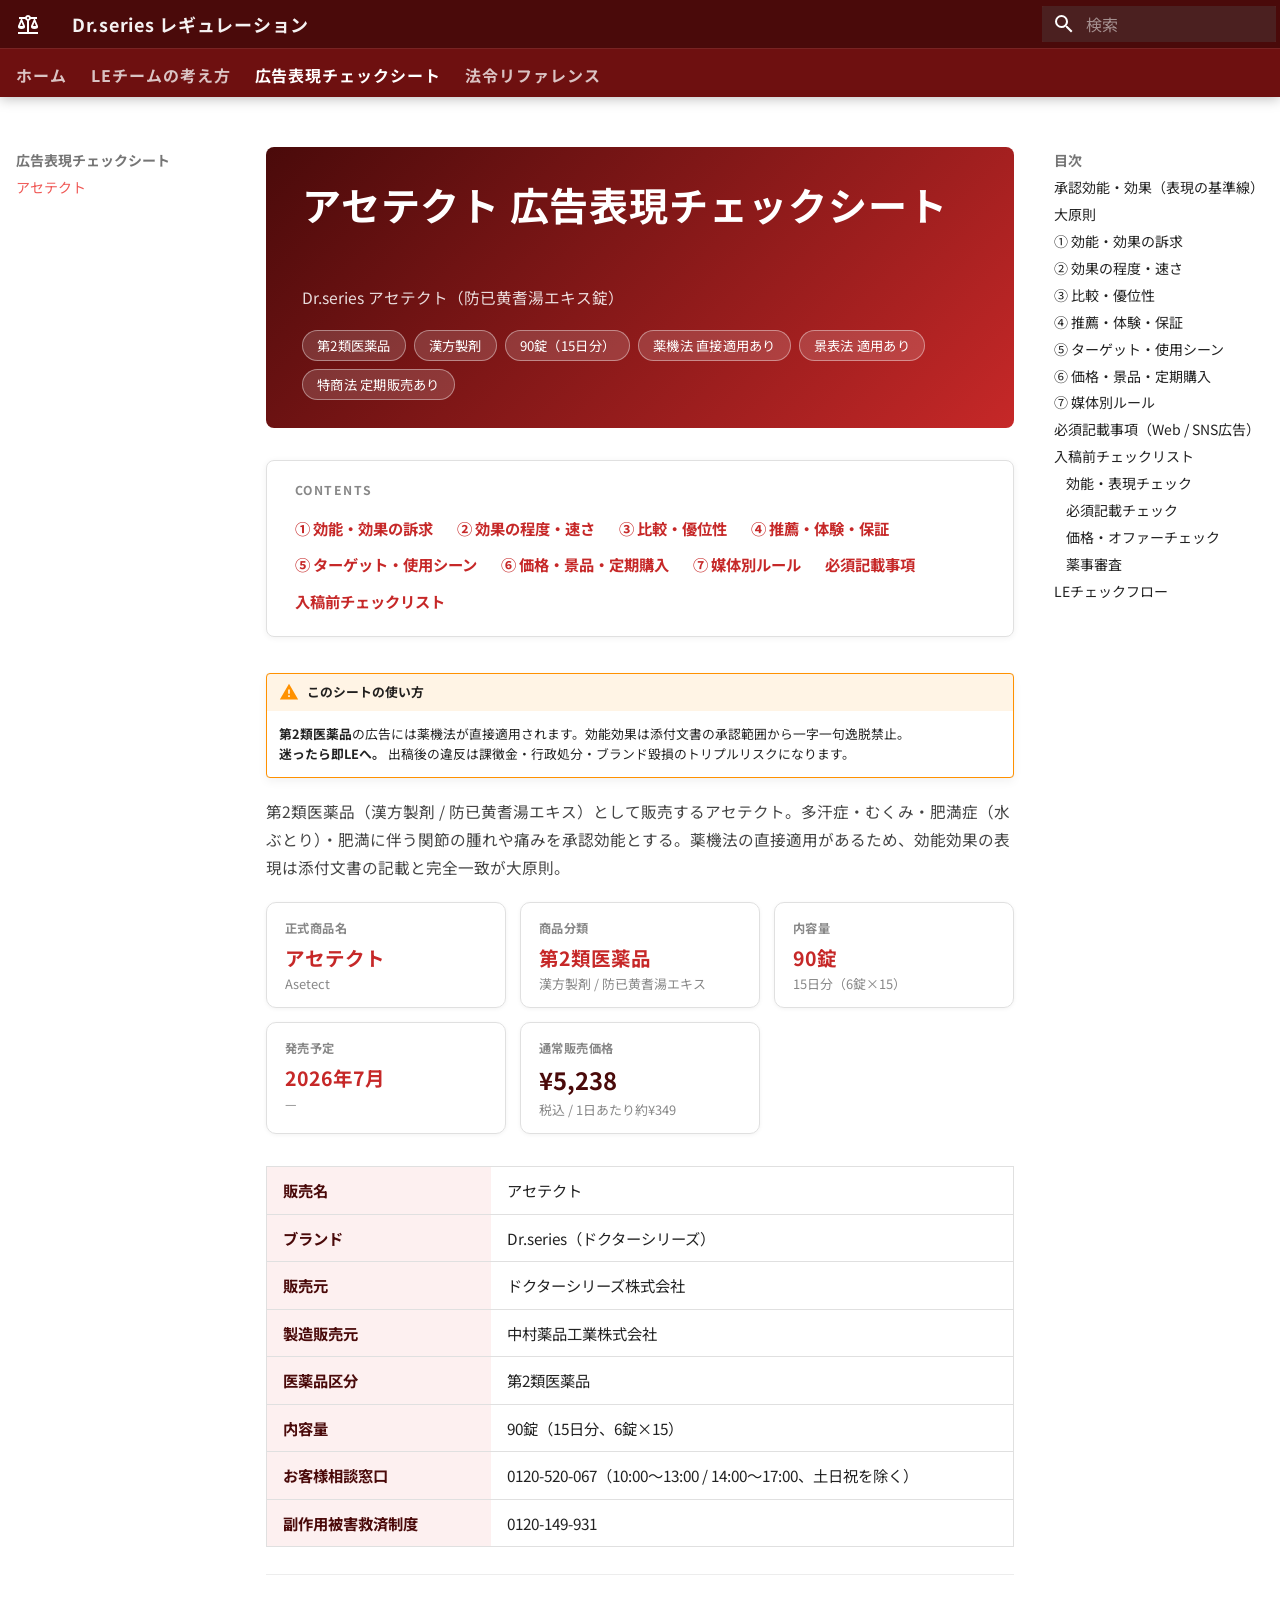
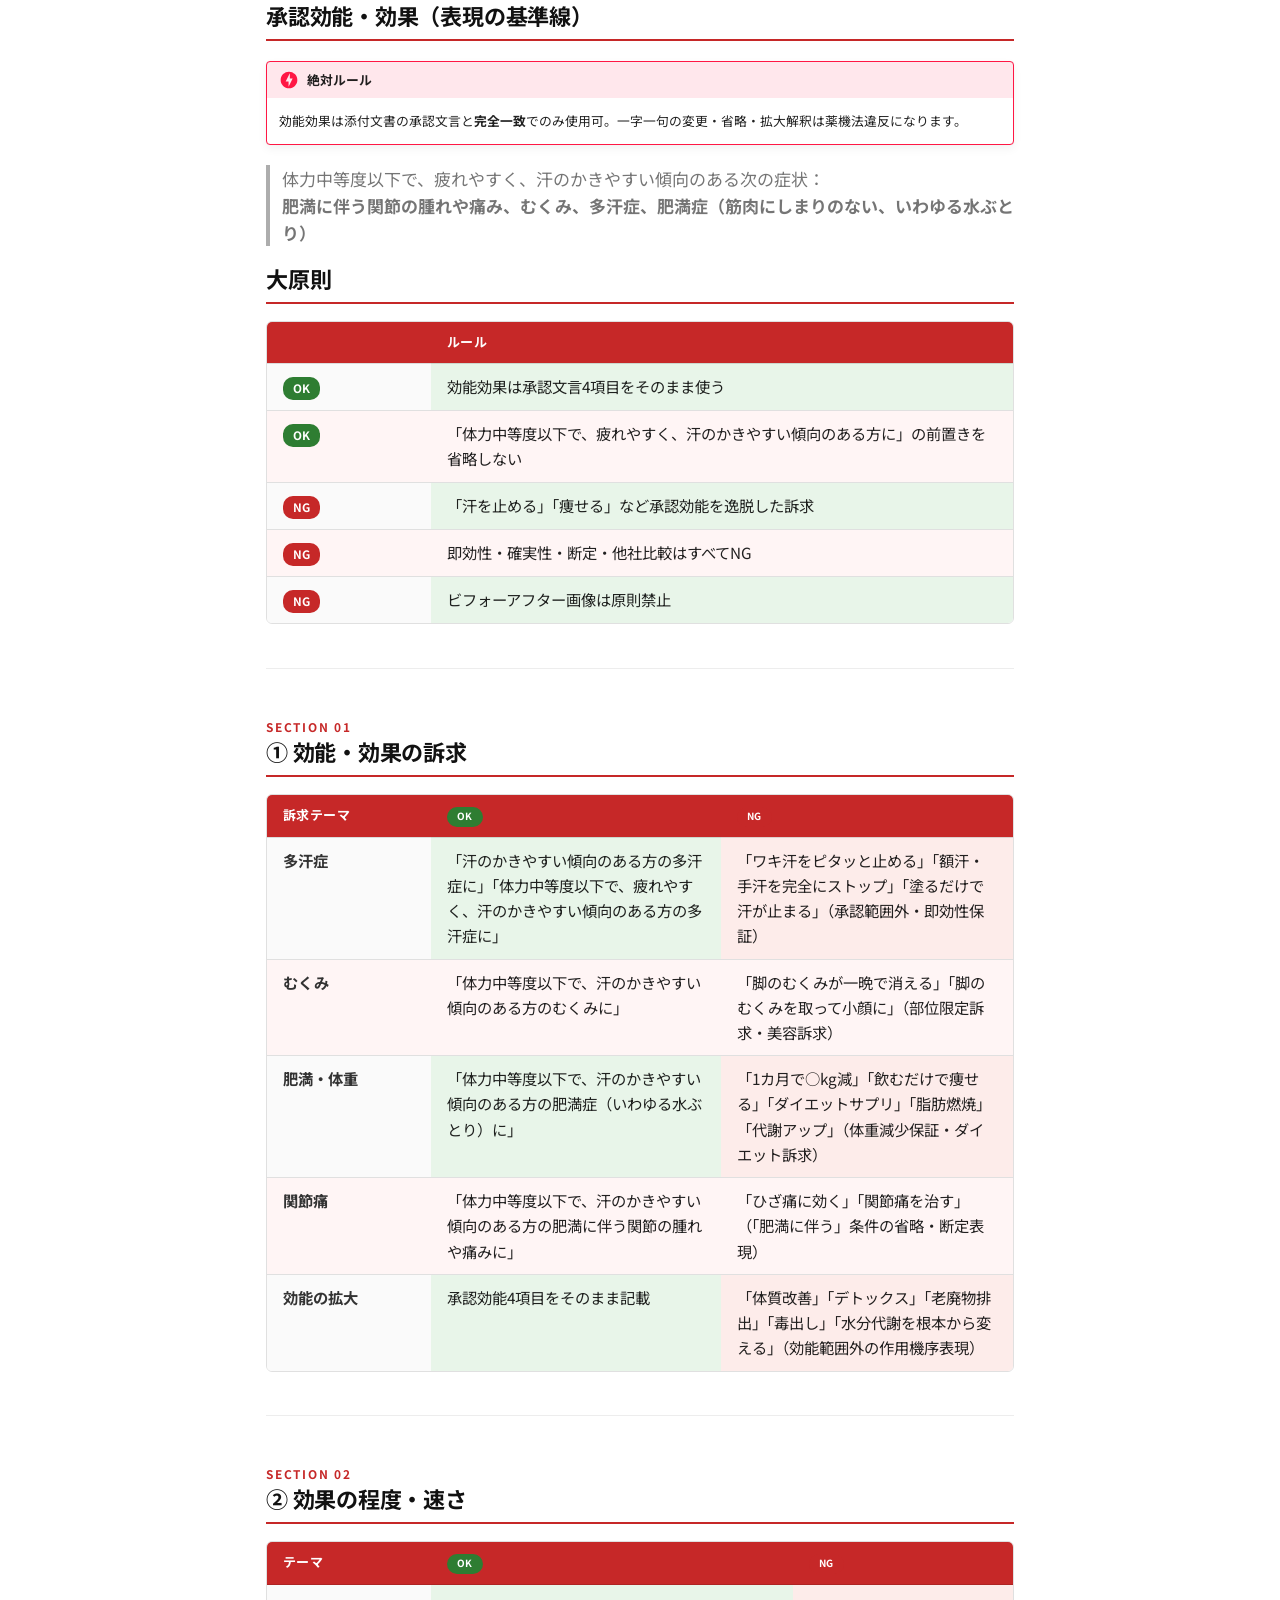
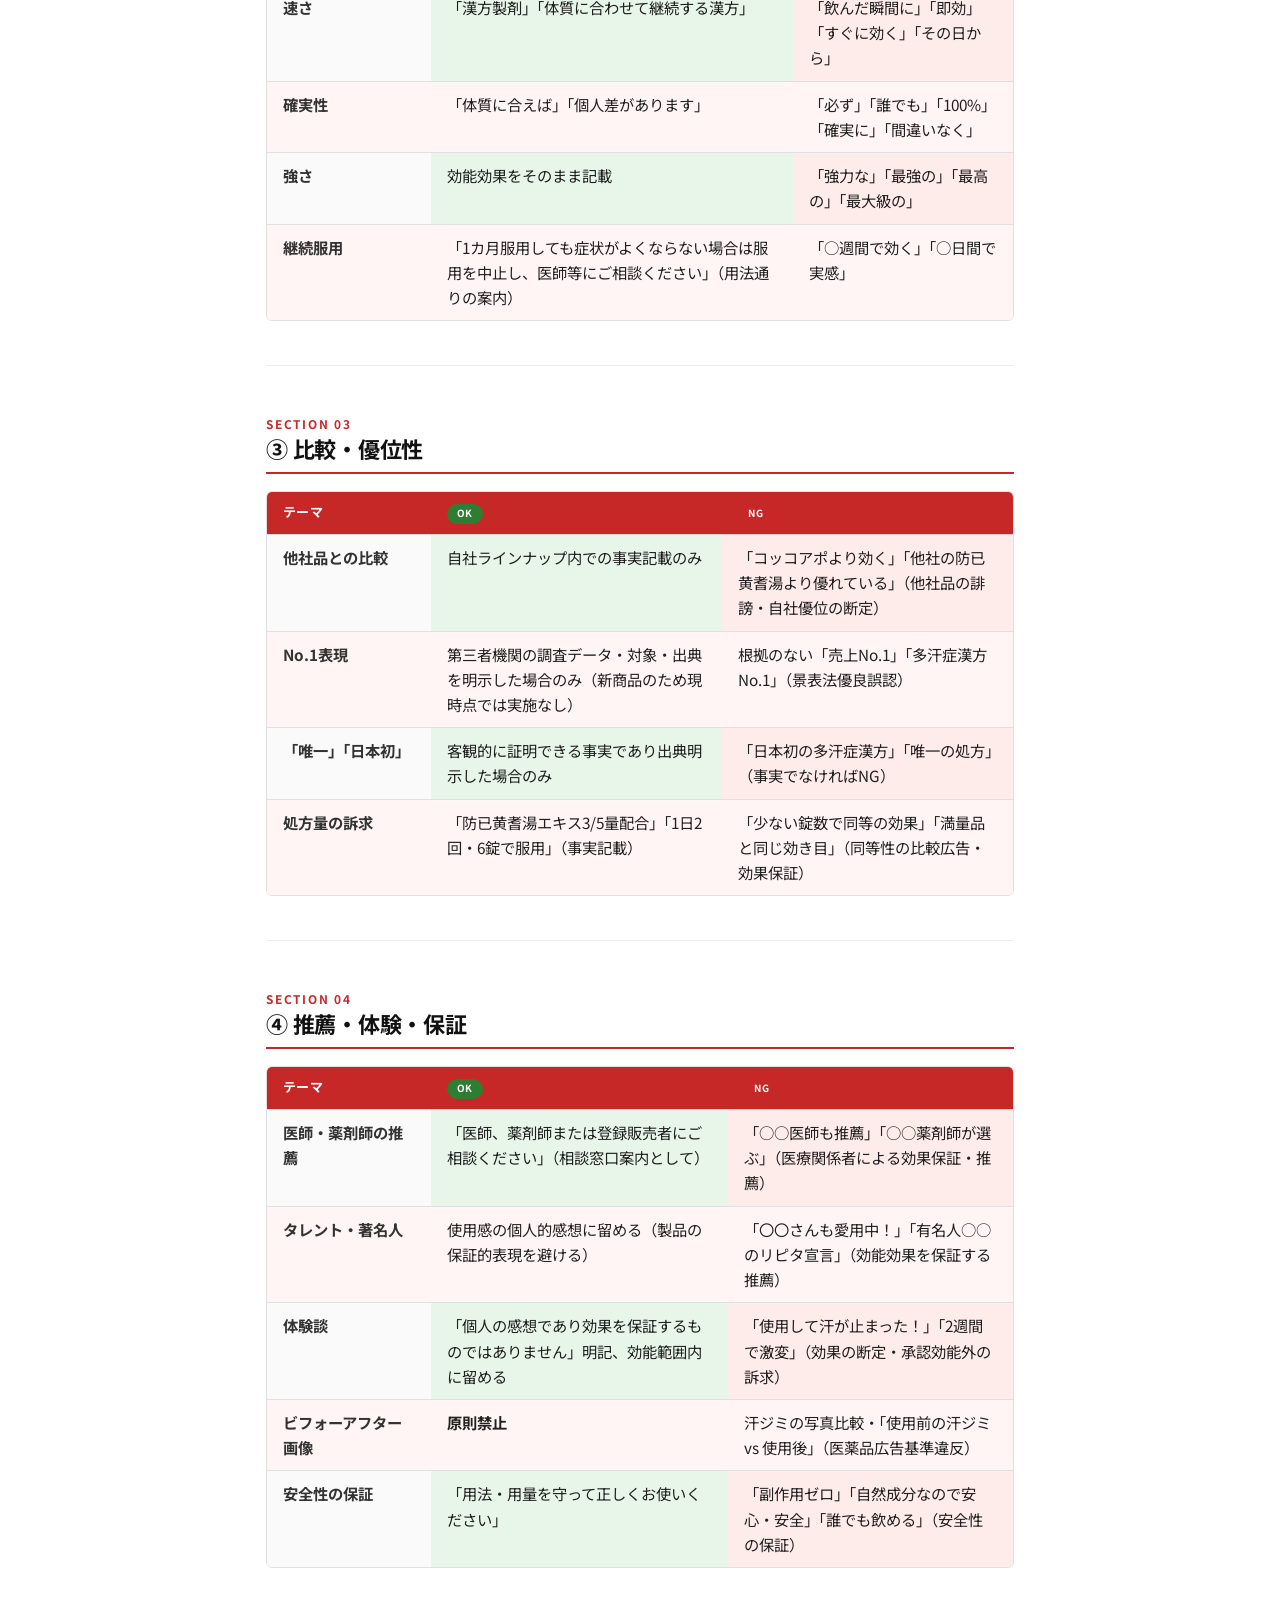
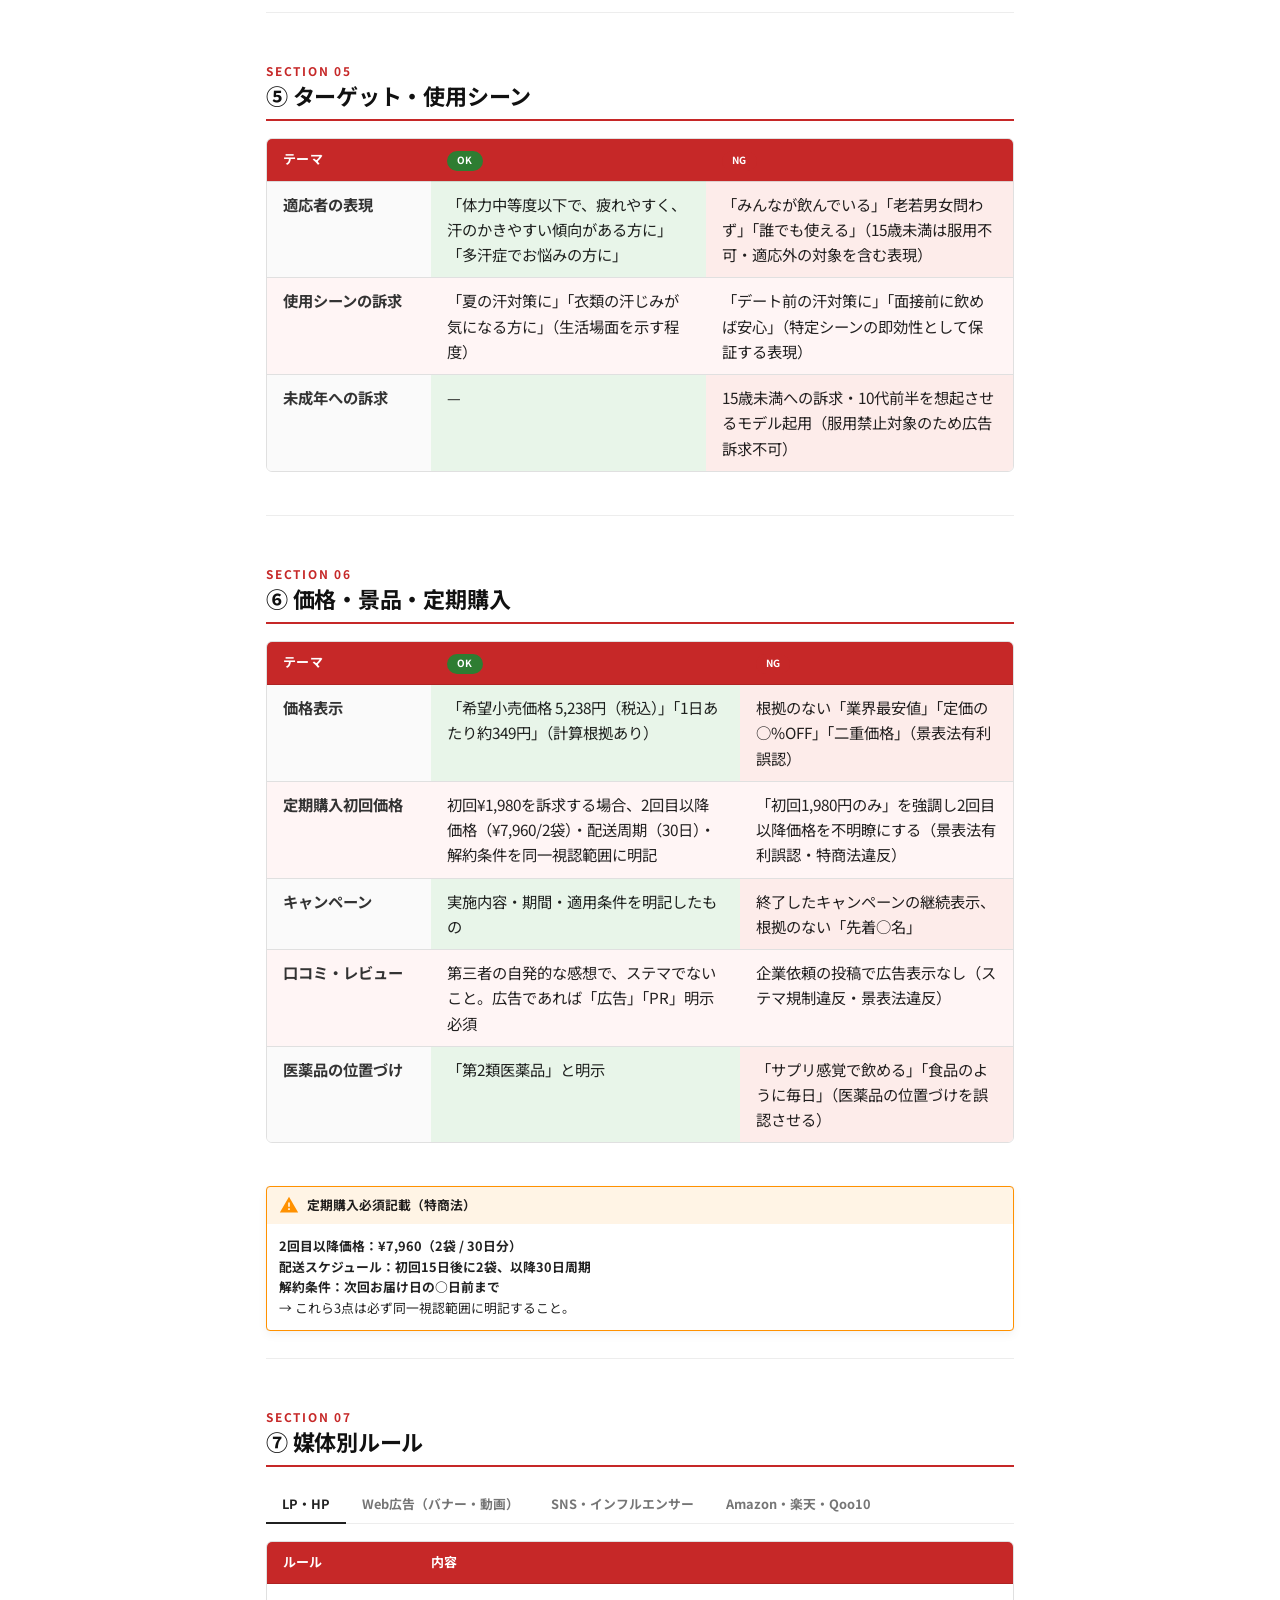
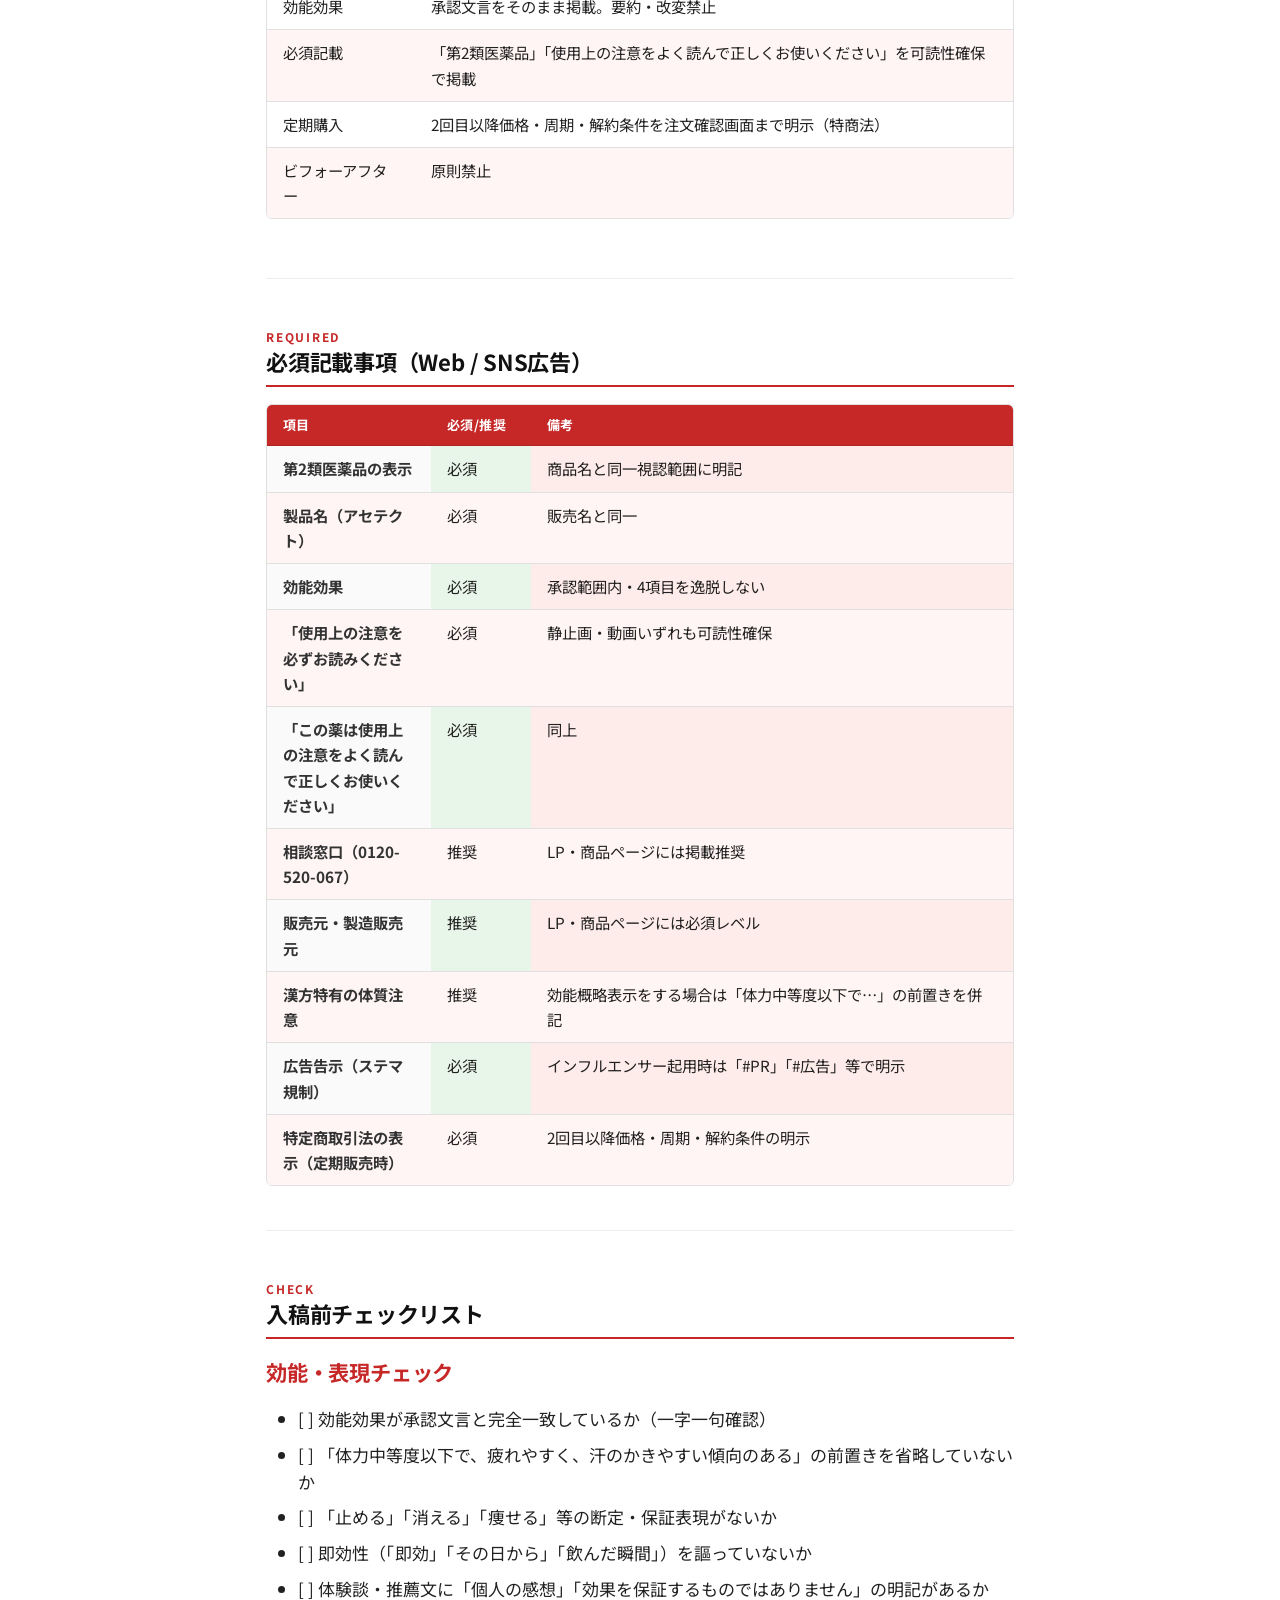
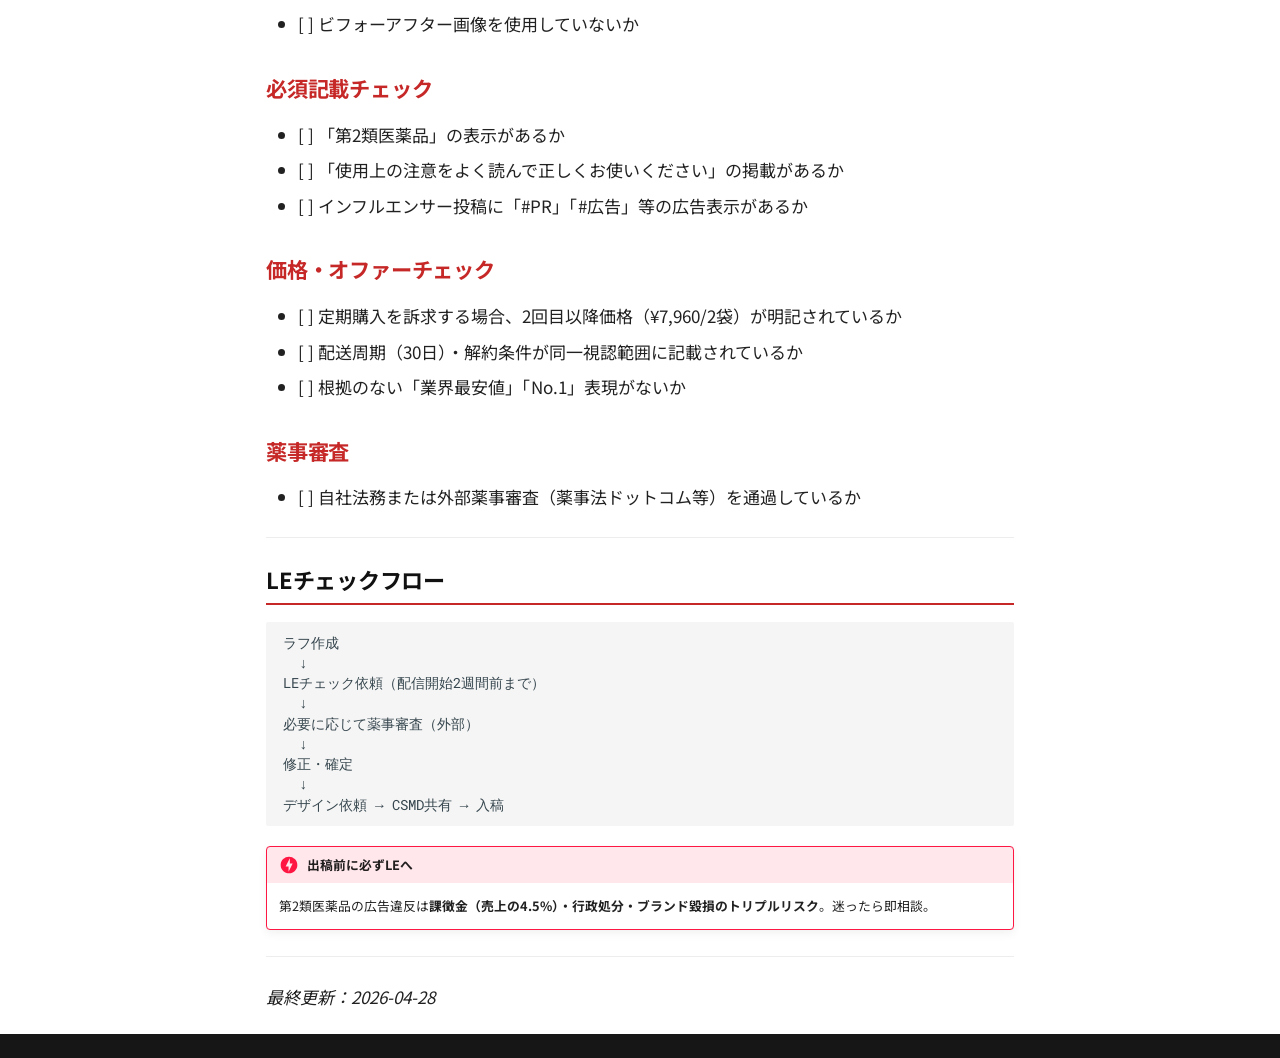
<file: products/acetect/index.html>
<!doctype html>
<html lang="ja" class="no-js">
  <head>
    
      <meta charset="utf-8">
      <meta name="viewport" content="width=device-width,initial-scale=1">
      
        <meta name="description" content="Dr.series LEチームの法令・広告レギュレーション知識ベース">
      
      
      
      
        <link rel="prev" href="../../le-philosophy/">
      
      
        <link rel="next" href="../../law/keihyohou/">
      
      
        
      
      
      <link rel="icon" href="../../assets/images/favicon.png">
      <meta name="generator" content="mkdocs-1.6.1, mkdocs-material-9.7.6">
    
    
      
        <title>アセテクト - Dr.series レギュレーション</title>
      
    
    
      <link rel="stylesheet" href="../../assets/stylesheets/main.484c7ddc.min.css">
      
        
        <link rel="stylesheet" href="../../assets/stylesheets/palette.ab4e12ef.min.css">
      
      


    
    
      
    
    
      
        
        
        <link rel="preconnect" href="https://fonts.gstatic.com" crossorigin>
        <link rel="stylesheet" href="https://fonts.googleapis.com/css?family=Noto+Sans+JP:300,300i,400,400i,700,700i%7CRoboto+Mono:400,400i,700,700i&display=fallback">
        <style>:root{--md-text-font:"Noto Sans JP";--md-code-font:"Roboto Mono"}</style>
      
    
    
      <link rel="stylesheet" href="../../stylesheets/extra.css">
    
    <script>__md_scope=new URL("../..",location),__md_hash=e=>[...e].reduce(((e,_)=>(e<<5)-e+_.charCodeAt(0)),0),__md_get=(e,_=localStorage,t=__md_scope)=>JSON.parse(_.getItem(t.pathname+"."+e)),__md_set=(e,_,t=localStorage,a=__md_scope)=>{try{t.setItem(a.pathname+"."+e,JSON.stringify(_))}catch(e){}}</script>
    
      

    
    
  </head>
  
  
    
    
      
    
    
    
    
    <body dir="ltr" data-md-color-scheme="default" data-md-color-primary="red" data-md-color-accent="deep-orange">
  
    
    <input class="md-toggle" data-md-toggle="drawer" type="checkbox" id="__drawer" autocomplete="off">
    <input class="md-toggle" data-md-toggle="search" type="checkbox" id="__search" autocomplete="off">
    <label class="md-overlay" for="__drawer"></label>
    <div data-md-component="skip">
      
        
        <a href="#_1" class="md-skip">
          コンテンツにスキップ
        </a>
      
    </div>
    <div data-md-component="announce">
      
    </div>
    
    
      

  

<header class="md-header md-header--shadow md-header--lifted" data-md-component="header">
  <nav class="md-header__inner md-grid" aria-label="ヘッダー">
    <a href="../.." title="Dr.series レギュレーション" class="md-header__button md-logo" aria-label="Dr.series レギュレーション" data-md-component="logo">
      
  
  <svg xmlns="http://www.w3.org/2000/svg" viewBox="0 0 24 24"><path d="M12 3c-1.27 0-2.4.8-2.82 2H3v2h1.95L2 14c-.47 2 1 3 3.5 3s4.06-1 3.5-3L6.05 7h3.12c.33.85.98 1.5 1.83 1.83V20H2v2h20v-2h-9V8.82c.85-.32 1.5-.97 1.82-1.82h3.13L15 14c-.47 2 1 3 3.5 3s4.06-1 3.5-3l-2.95-7H21V5h-6.17C14.4 3.8 13.27 3 12 3m0 2a1 1 0 0 1 1 1 1 1 0 0 1-1 1 1 1 0 0 1-1-1 1 1 0 0 1 1-1m-6.5 5.25L7 14H4zm13 0L20 14h-3z"/></svg>

    </a>
    <label class="md-header__button md-icon" for="__drawer">
      
      <svg xmlns="http://www.w3.org/2000/svg" viewBox="0 0 24 24"><path d="M3 6h18v2H3zm0 5h18v2H3zm0 5h18v2H3z"/></svg>
    </label>
    <div class="md-header__title" data-md-component="header-title">
      <div class="md-header__ellipsis">
        <div class="md-header__topic">
          <span class="md-ellipsis">
            Dr.series レギュレーション
          </span>
        </div>
        <div class="md-header__topic" data-md-component="header-topic">
          <span class="md-ellipsis">
            
              アセテクト
            
          </span>
        </div>
      </div>
    </div>
    
      
        <form class="md-header__option" data-md-component="palette">
  
    
    
    
    <input class="md-option" data-md-color-media="" data-md-color-scheme="default" data-md-color-primary="red" data-md-color-accent="deep-orange"  aria-hidden="true"  type="radio" name="__palette" id="__palette_0">
    
  
</form>
      
    
    
      <script>var palette=__md_get("__palette");if(palette&&palette.color){if("(prefers-color-scheme)"===palette.color.media){var media=matchMedia("(prefers-color-scheme: light)"),input=document.querySelector(media.matches?"[data-md-color-media='(prefers-color-scheme: light)']":"[data-md-color-media='(prefers-color-scheme: dark)']");palette.color.media=input.getAttribute("data-md-color-media"),palette.color.scheme=input.getAttribute("data-md-color-scheme"),palette.color.primary=input.getAttribute("data-md-color-primary"),palette.color.accent=input.getAttribute("data-md-color-accent")}for(var[key,value]of Object.entries(palette.color))document.body.setAttribute("data-md-color-"+key,value)}</script>
    
    
    
      
      
        <label class="md-header__button md-icon" for="__search">
          
          <svg xmlns="http://www.w3.org/2000/svg" viewBox="0 0 24 24"><path d="M9.5 3A6.5 6.5 0 0 1 16 9.5c0 1.61-.59 3.09-1.56 4.23l.27.27h.79l5 5-1.5 1.5-5-5v-.79l-.27-.27A6.52 6.52 0 0 1 9.5 16 6.5 6.5 0 0 1 3 9.5 6.5 6.5 0 0 1 9.5 3m0 2C7 5 5 7 5 9.5S7 14 9.5 14 14 12 14 9.5 12 5 9.5 5"/></svg>
        </label>
        <div class="md-search" data-md-component="search" role="dialog">
  <label class="md-search__overlay" for="__search"></label>
  <div class="md-search__inner" role="search">
    <form class="md-search__form" name="search">
      <input type="text" class="md-search__input" name="query" aria-label="検索" placeholder="検索" autocapitalize="off" autocorrect="off" autocomplete="off" spellcheck="false" data-md-component="search-query" required>
      <label class="md-search__icon md-icon" for="__search">
        
        <svg xmlns="http://www.w3.org/2000/svg" viewBox="0 0 24 24"><path d="M9.5 3A6.5 6.5 0 0 1 16 9.5c0 1.61-.59 3.09-1.56 4.23l.27.27h.79l5 5-1.5 1.5-5-5v-.79l-.27-.27A6.52 6.52 0 0 1 9.5 16 6.5 6.5 0 0 1 3 9.5 6.5 6.5 0 0 1 9.5 3m0 2C7 5 5 7 5 9.5S7 14 9.5 14 14 12 14 9.5 12 5 9.5 5"/></svg>
        
        <svg xmlns="http://www.w3.org/2000/svg" viewBox="0 0 24 24"><path d="M20 11v2H8l5.5 5.5-1.42 1.42L4.16 12l7.92-7.92L13.5 5.5 8 11z"/></svg>
      </label>
      <nav class="md-search__options" aria-label="検索">
        
          <a href="javascript:void(0)" class="md-search__icon md-icon" title="共有" aria-label="共有" data-clipboard data-clipboard-text="" data-md-component="search-share" tabindex="-1">
            
            <svg xmlns="http://www.w3.org/2000/svg" viewBox="0 0 24 24"><path d="M18 16.08c-.76 0-1.44.3-1.96.77L8.91 12.7c.05-.23.09-.46.09-.7s-.04-.47-.09-.7l7.05-4.11c.54.5 1.25.81 2.04.81a3 3 0 0 0 3-3 3 3 0 0 0-3-3 3 3 0 0 0-3 3c0 .24.04.47.09.7L8.04 9.81C7.5 9.31 6.79 9 6 9a3 3 0 0 0-3 3 3 3 0 0 0 3 3c.79 0 1.5-.31 2.04-.81l7.12 4.15c-.05.21-.08.43-.08.66 0 1.61 1.31 2.91 2.92 2.91s2.92-1.3 2.92-2.91A2.92 2.92 0 0 0 18 16.08"/></svg>
          </a>
        
        <button type="reset" class="md-search__icon md-icon" title="クリア" aria-label="クリア" tabindex="-1">
          
          <svg xmlns="http://www.w3.org/2000/svg" viewBox="0 0 24 24"><path d="M19 6.41 17.59 5 12 10.59 6.41 5 5 6.41 10.59 12 5 17.59 6.41 19 12 13.41 17.59 19 19 17.59 13.41 12z"/></svg>
        </button>
      </nav>
      
    </form>
    <div class="md-search__output">
      <div class="md-search__scrollwrap" tabindex="0" data-md-scrollfix>
        <div class="md-search-result" data-md-component="search-result">
          <div class="md-search-result__meta">
            検索を初期化
          </div>
          <ol class="md-search-result__list" role="presentation"></ol>
        </div>
      </div>
    </div>
  </div>
</div>
      
    
    
  </nav>
  
    
      
<nav class="md-tabs" aria-label="タブ" data-md-component="tabs">
  <div class="md-grid">
    <ul class="md-tabs__list">
      
        
  
  
  
  
    <li class="md-tabs__item">
      <a href="../.." class="md-tabs__link">
        
  
  
    
  
  ホーム

      </a>
    </li>
  

      
        
  
  
  
  
    <li class="md-tabs__item">
      <a href="../../le-philosophy/" class="md-tabs__link">
        
  
  
    
  
  LEチームの考え方

      </a>
    </li>
  

      
        
  
  
  
    
  
  
    
    
      <li class="md-tabs__item md-tabs__item--active">
        <a href="./" class="md-tabs__link">
          
  
  
  広告表現チェックシート

        </a>
      </li>
    
  

      
        
  
  
  
  
    
    
      <li class="md-tabs__item">
        <a href="../../law/keihyohou/" class="md-tabs__link">
          
  
  
  法令リファレンス

        </a>
      </li>
    
  

      
    </ul>
  </div>
</nav>
    
  
</header>
    
    <div class="md-container" data-md-component="container">
      
      
        
      
      <main class="md-main" data-md-component="main">
        <div class="md-main__inner md-grid">
          
            
              
              <div class="md-sidebar md-sidebar--primary" data-md-component="sidebar" data-md-type="navigation" >
                <div class="md-sidebar__scrollwrap">
                  <div class="md-sidebar__inner">
                    


  


<nav class="md-nav md-nav--primary md-nav--lifted" aria-label="ナビゲーション" data-md-level="0">
  <label class="md-nav__title" for="__drawer">
    <a href="../.." title="Dr.series レギュレーション" class="md-nav__button md-logo" aria-label="Dr.series レギュレーション" data-md-component="logo">
      
  
  <svg xmlns="http://www.w3.org/2000/svg" viewBox="0 0 24 24"><path d="M12 3c-1.27 0-2.4.8-2.82 2H3v2h1.95L2 14c-.47 2 1 3 3.5 3s4.06-1 3.5-3L6.05 7h3.12c.33.85.98 1.5 1.83 1.83V20H2v2h20v-2h-9V8.82c.85-.32 1.5-.97 1.82-1.82h3.13L15 14c-.47 2 1 3 3.5 3s4.06-1 3.5-3l-2.95-7H21V5h-6.17C14.4 3.8 13.27 3 12 3m0 2a1 1 0 0 1 1 1 1 1 0 0 1-1 1 1 1 0 0 1-1-1 1 1 0 0 1 1-1m-6.5 5.25L7 14H4zm13 0L20 14h-3z"/></svg>

    </a>
    Dr.series レギュレーション
  </label>
  
  <ul class="md-nav__list" data-md-scrollfix>
    
      
      
  
  
  
  
    <li class="md-nav__item">
      <a href="../.." class="md-nav__link">
        
  
  
  <span class="md-ellipsis">
    
  
    ホーム
  

    
  </span>
  
  

      </a>
    </li>
  

    
      
      
  
  
  
  
    <li class="md-nav__item">
      <a href="../../le-philosophy/" class="md-nav__link">
        
  
  
  <span class="md-ellipsis">
    
  
    LEチームの考え方
  

    
  </span>
  
  

      </a>
    </li>
  

    
      
      
  
  
    
  
  
  
    
    
    
    
      
        
        
      
      
        
      
    
    
    <li class="md-nav__item md-nav__item--active md-nav__item--section md-nav__item--nested">
      
        
        
        <input class="md-nav__toggle md-toggle " type="checkbox" id="__nav_3" checked>
        
          
          <label class="md-nav__link" for="__nav_3" id="__nav_3_label" tabindex="">
            
  
  
  <span class="md-ellipsis">
    
  
    広告表現チェックシート
  

    
  </span>
  
  

            <span class="md-nav__icon md-icon"></span>
          </label>
        
        <nav class="md-nav" data-md-level="1" aria-labelledby="__nav_3_label" aria-expanded="true">
          <label class="md-nav__title" for="__nav_3">
            <span class="md-nav__icon md-icon"></span>
            
  
    広告表現チェックシート
  

          </label>
          <ul class="md-nav__list" data-md-scrollfix>
            
              
                
  
  
    
  
  
  
    <li class="md-nav__item md-nav__item--active">
      
      <input class="md-nav__toggle md-toggle" type="checkbox" id="__toc">
      
      
        
      
      
        <label class="md-nav__link md-nav__link--active" for="__toc">
          
  
  
  <span class="md-ellipsis">
    
  
    アセテクト
  

    
  </span>
  
  

          <span class="md-nav__icon md-icon"></span>
        </label>
      
      <a href="./" class="md-nav__link md-nav__link--active">
        
  
  
  <span class="md-ellipsis">
    
  
    アセテクト
  

    
  </span>
  
  

      </a>
      
        

<nav class="md-nav md-nav--secondary" aria-label="目次">
  
  
  
    
  
  
    <label class="md-nav__title" for="__toc">
      <span class="md-nav__icon md-icon"></span>
      目次
    </label>
    <ul class="md-nav__list" data-md-component="toc" data-md-scrollfix>
      
        <li class="md-nav__item">
  <a href="#_2" class="md-nav__link">
    <span class="md-ellipsis">
      
        承認効能・効果（表現の基準線）
      
    </span>
  </a>
  
</li>
      
        <li class="md-nav__item">
  <a href="#_3" class="md-nav__link">
    <span class="md-ellipsis">
      
        大原則
      
    </span>
  </a>
  
</li>
      
        <li class="md-nav__item">
  <a href="#1" class="md-nav__link">
    <span class="md-ellipsis">
      
        ① 効能・効果の訴求
      
    </span>
  </a>
  
</li>
      
        <li class="md-nav__item">
  <a href="#2" class="md-nav__link">
    <span class="md-ellipsis">
      
        ② 効果の程度・速さ
      
    </span>
  </a>
  
</li>
      
        <li class="md-nav__item">
  <a href="#3" class="md-nav__link">
    <span class="md-ellipsis">
      
        ③ 比較・優位性
      
    </span>
  </a>
  
</li>
      
        <li class="md-nav__item">
  <a href="#4" class="md-nav__link">
    <span class="md-ellipsis">
      
        ④ 推薦・体験・保証
      
    </span>
  </a>
  
</li>
      
        <li class="md-nav__item">
  <a href="#5" class="md-nav__link">
    <span class="md-ellipsis">
      
        ⑤ ターゲット・使用シーン
      
    </span>
  </a>
  
</li>
      
        <li class="md-nav__item">
  <a href="#6" class="md-nav__link">
    <span class="md-ellipsis">
      
        ⑥ 価格・景品・定期購入
      
    </span>
  </a>
  
</li>
      
        <li class="md-nav__item">
  <a href="#7" class="md-nav__link">
    <span class="md-ellipsis">
      
        ⑦ 媒体別ルール
      
    </span>
  </a>
  
</li>
      
        <li class="md-nav__item">
  <a href="#web-sns" class="md-nav__link">
    <span class="md-ellipsis">
      
        必須記載事項（Web / SNS広告）
      
    </span>
  </a>
  
</li>
      
        <li class="md-nav__item">
  <a href="#_4" class="md-nav__link">
    <span class="md-ellipsis">
      
        入稿前チェックリスト
      
    </span>
  </a>
  
    <nav class="md-nav" aria-label="入稿前チェックリスト">
      <ul class="md-nav__list">
        
          <li class="md-nav__item">
  <a href="#_5" class="md-nav__link">
    <span class="md-ellipsis">
      
        効能・表現チェック
      
    </span>
  </a>
  
</li>
        
          <li class="md-nav__item">
  <a href="#_6" class="md-nav__link">
    <span class="md-ellipsis">
      
        必須記載チェック
      
    </span>
  </a>
  
</li>
        
          <li class="md-nav__item">
  <a href="#_7" class="md-nav__link">
    <span class="md-ellipsis">
      
        価格・オファーチェック
      
    </span>
  </a>
  
</li>
        
          <li class="md-nav__item">
  <a href="#_8" class="md-nav__link">
    <span class="md-ellipsis">
      
        薬事審査
      
    </span>
  </a>
  
</li>
        
      </ul>
    </nav>
  
</li>
      
        <li class="md-nav__item">
  <a href="#le" class="md-nav__link">
    <span class="md-ellipsis">
      
        LEチェックフロー
      
    </span>
  </a>
  
</li>
      
    </ul>
  
</nav>
      
    </li>
  

              
            
          </ul>
        </nav>
      
    </li>
  

    
      
      
  
  
  
  
    
    
    
    
      
      
        
      
    
    
    <li class="md-nav__item md-nav__item--nested">
      
        
        
        <input class="md-nav__toggle md-toggle " type="checkbox" id="__nav_4" >
        
          
          <label class="md-nav__link" for="__nav_4" id="__nav_4_label" tabindex="0">
            
  
  
  <span class="md-ellipsis">
    
  
    法令リファレンス
  

    
  </span>
  
  

            <span class="md-nav__icon md-icon"></span>
          </label>
        
        <nav class="md-nav" data-md-level="1" aria-labelledby="__nav_4_label" aria-expanded="false">
          <label class="md-nav__title" for="__nav_4">
            <span class="md-nav__icon md-icon"></span>
            
  
    法令リファレンス
  

          </label>
          <ul class="md-nav__list" data-md-scrollfix>
            
              
                
  
  
  
  
    <li class="md-nav__item">
      <a href="../../law/keihyohou/" class="md-nav__link">
        
  
  
  <span class="md-ellipsis">
    
  
    景表法
  

    
  </span>
  
  

      </a>
    </li>
  

              
            
              
                
  
  
  
  
    <li class="md-nav__item">
      <a href="../../law/yakki/" class="md-nav__link">
        
  
  
  <span class="md-ellipsis">
    
  
    薬機法
  

    
  </span>
  
  

      </a>
    </li>
  

              
            
              
                
  
  
  
  
    <li class="md-nav__item">
      <a href="../../law/tokushohou/" class="md-nav__link">
        
  
  
  <span class="md-ellipsis">
    
  
    特商法
  

    
  </span>
  
  

      </a>
    </li>
  

              
            
          </ul>
        </nav>
      
    </li>
  

    
  </ul>
</nav>
                  </div>
                </div>
              </div>
            
            
              
              <div class="md-sidebar md-sidebar--secondary" data-md-component="sidebar" data-md-type="toc" >
                <div class="md-sidebar__scrollwrap">
                  <div class="md-sidebar__inner">
                    

<nav class="md-nav md-nav--secondary" aria-label="目次">
  
  
  
    
  
  
    <label class="md-nav__title" for="__toc">
      <span class="md-nav__icon md-icon"></span>
      目次
    </label>
    <ul class="md-nav__list" data-md-component="toc" data-md-scrollfix>
      
        <li class="md-nav__item">
  <a href="#_2" class="md-nav__link">
    <span class="md-ellipsis">
      
        承認効能・効果（表現の基準線）
      
    </span>
  </a>
  
</li>
      
        <li class="md-nav__item">
  <a href="#_3" class="md-nav__link">
    <span class="md-ellipsis">
      
        大原則
      
    </span>
  </a>
  
</li>
      
        <li class="md-nav__item">
  <a href="#1" class="md-nav__link">
    <span class="md-ellipsis">
      
        ① 効能・効果の訴求
      
    </span>
  </a>
  
</li>
      
        <li class="md-nav__item">
  <a href="#2" class="md-nav__link">
    <span class="md-ellipsis">
      
        ② 効果の程度・速さ
      
    </span>
  </a>
  
</li>
      
        <li class="md-nav__item">
  <a href="#3" class="md-nav__link">
    <span class="md-ellipsis">
      
        ③ 比較・優位性
      
    </span>
  </a>
  
</li>
      
        <li class="md-nav__item">
  <a href="#4" class="md-nav__link">
    <span class="md-ellipsis">
      
        ④ 推薦・体験・保証
      
    </span>
  </a>
  
</li>
      
        <li class="md-nav__item">
  <a href="#5" class="md-nav__link">
    <span class="md-ellipsis">
      
        ⑤ ターゲット・使用シーン
      
    </span>
  </a>
  
</li>
      
        <li class="md-nav__item">
  <a href="#6" class="md-nav__link">
    <span class="md-ellipsis">
      
        ⑥ 価格・景品・定期購入
      
    </span>
  </a>
  
</li>
      
        <li class="md-nav__item">
  <a href="#7" class="md-nav__link">
    <span class="md-ellipsis">
      
        ⑦ 媒体別ルール
      
    </span>
  </a>
  
</li>
      
        <li class="md-nav__item">
  <a href="#web-sns" class="md-nav__link">
    <span class="md-ellipsis">
      
        必須記載事項（Web / SNS広告）
      
    </span>
  </a>
  
</li>
      
        <li class="md-nav__item">
  <a href="#_4" class="md-nav__link">
    <span class="md-ellipsis">
      
        入稿前チェックリスト
      
    </span>
  </a>
  
    <nav class="md-nav" aria-label="入稿前チェックリスト">
      <ul class="md-nav__list">
        
          <li class="md-nav__item">
  <a href="#_5" class="md-nav__link">
    <span class="md-ellipsis">
      
        効能・表現チェック
      
    </span>
  </a>
  
</li>
        
          <li class="md-nav__item">
  <a href="#_6" class="md-nav__link">
    <span class="md-ellipsis">
      
        必須記載チェック
      
    </span>
  </a>
  
</li>
        
          <li class="md-nav__item">
  <a href="#_7" class="md-nav__link">
    <span class="md-ellipsis">
      
        価格・オファーチェック
      
    </span>
  </a>
  
</li>
        
          <li class="md-nav__item">
  <a href="#_8" class="md-nav__link">
    <span class="md-ellipsis">
      
        薬事審査
      
    </span>
  </a>
  
</li>
        
      </ul>
    </nav>
  
</li>
      
        <li class="md-nav__item">
  <a href="#le" class="md-nav__link">
    <span class="md-ellipsis">
      
        LEチェックフロー
      
    </span>
  </a>
  
</li>
      
    </ul>
  
</nav>
                  </div>
                </div>
              </div>
            
          
          
            <div class="md-content" data-md-component="content">
              
              <article class="md-content__inner md-typeset">
                
                  



<div class="product-header">
<h1 id="_1">アセテクト 広告表現チェックシート<a class="headerlink" href="#_1" title="Permanent link">&para;</a></h1>
<div class="subtitle">Dr.series アセテクト（防已黄耆湯エキス錠）</div>
<div class="product-tags">
  <span class="product-tag">第2類医薬品</span>
  <span class="product-tag">漢方製剤</span>
  <span class="product-tag">90錠（15日分）</span>
  <span class="product-tag">薬機法 直接適用あり</span>
  <span class="product-tag">景表法 適用あり</span>
  <span class="product-tag">特商法 定期販売あり</span>
</div>
</div>
<div class="contents-card">
<div class="contents-title">CONTENTS</div>
<div class="contents-links">
  <a href="#section1">① 効能・効果の訴求</a>
  <a href="#section2">② 効果の程度・速さ</a>
  <a href="#section3">③ 比較・優位性</a>
  <a href="#section4">④ 推薦・体験・保証</a>
  <a href="#section5">⑤ ターゲット・使用シーン</a>
  <a href="#section6">⑥ 価格・景品・定期購入</a>
  <a href="#section7">⑦ 媒体別ルール</a>
  <a href="#required">必須記載事項</a>
  <a href="#checklist">入稿前チェックリスト</a>
</div>
</div>

<div class="admonition warning">
<p class="admonition-title">このシートの使い方</p>
<p><strong>第2類医薬品</strong>の広告には薬機法が直接適用されます。効能効果は添付文書の承認範囲から一字一句逸脱禁止。<br />
<strong>迷ったら即LEへ。</strong> 出稿後の違反は課徴金・行政処分・ブランド毀損のトリプルリスクになります。</p>
</div>
<div class="product-overview">
<div class="product-overview-desc">第2類医薬品（漢方製剤 / 防已黄耆湯エキス）として販売するアセテクト。多汗症・むくみ・肥満症（水ぶとり）・肥満に伴う関節の腫れや痛みを承認効能とする。薬機法の直接適用があるため、効能効果の表現は添付文書の記載と完全一致が大原則。</div>
<div class="product-info-grid">
  <div class="product-info-card">
    <div class="card-label">正式商品名</div>
    <div class="card-value">アセテクト</div>
    <div class="card-sub">Asetect</div>
  </div>
  <div class="product-info-card">
    <div class="card-label">商品分類</div>
    <div class="card-value">第2類医薬品</div>
    <div class="card-sub">漢方製剤 / 防已黄耆湯エキス</div>
  </div>
  <div class="product-info-card">
    <div class="card-label">内容量</div>
    <div class="card-value">90錠</div>
    <div class="card-sub">15日分（6錠×15）</div>
  </div>
  <div class="product-info-card">
    <div class="card-label">発売予定</div>
    <div class="card-value">2026年7月</div>
    <div class="card-sub">—</div>
  </div>
  <div class="product-info-card">
    <div class="card-label">通常販売価格</div>
    <div class="card-value price">¥5,238</div>
    <div class="card-sub">税込 / 1日あたり約¥349</div>
  </div>
</div>
</div>

<table class="info-table" style="margin-top:20px;">
  <tr><td>販売名</td><td>アセテクト</td></tr>
  <tr><td>ブランド</td><td>Dr.series（ドクターシリーズ）</td></tr>
  <tr><td>販売元</td><td>ドクターシリーズ株式会社</td></tr>
  <tr><td>製造販売元</td><td>中村薬品工業株式会社</td></tr>
  <tr><td>医薬品区分</td><td>第2類医薬品</td></tr>
  <tr><td>内容量</td><td>90錠（15日分、6錠×15）</td></tr>
  <tr><td>お客様相談窓口</td><td>0120-520-067（10:00〜13:00 / 14:00〜17:00、土日祝を除く）</td></tr>
  <tr><td>副作用被害救済制度</td><td>0120-149-931</td></tr>
</table>

<hr />
<h2 id="_2">承認効能・効果（表現の基準線）<a class="headerlink" href="#_2" title="Permanent link">&para;</a></h2>
<div class="admonition danger">
<p class="admonition-title">絶対ルール</p>
<p>効能効果は添付文書の承認文言と<strong>完全一致</strong>でのみ使用可。一字一句の変更・省略・拡大解釈は薬機法違反になります。</p>
</div>
<blockquote>
<p>体力中等度以下で、疲れやすく、汗のかきやすい傾向のある次の症状：<br />
<strong>肥満に伴う関節の腫れや痛み、むくみ、多汗症、肥満症（筋肉にしまりのない、いわゆる水ぶとり）</strong></p>
</blockquote>
<h2 id="_3">大原則<a class="headerlink" href="#_3" title="Permanent link">&para;</a></h2>
<div class="okng-table">
<table>
<thead>
<tr>
<th></th>
<th>ルール</th>
</tr>
</thead>
<tbody>
<tr>
<td><span class="badge-ok">OK</span></td>
<td>効能効果は承認文言4項目をそのまま使う</td>
</tr>
<tr>
<td><span class="badge-ok">OK</span></td>
<td>「体力中等度以下で、疲れやすく、汗のかきやすい傾向のある方に」の前置きを省略しない</td>
</tr>
<tr>
<td><span class="badge-ng">NG</span></td>
<td>「汗を止める」「痩せる」など承認効能を逸脱した訴求</td>
</tr>
<tr>
<td><span class="badge-ng">NG</span></td>
<td>即効性・確実性・断定・他社比較はすべてNG</td>
</tr>
<tr>
<td><span class="badge-ng">NG</span></td>
<td>ビフォーアフター画像は原則禁止</td>
</tr>
</tbody>
</table>
</div>
<hr />
<div class="section-label" id="section1">SECTION 01</div>

<h2 id="1">① 効能・効果の訴求<a class="headerlink" href="#1" title="Permanent link">&para;</a></h2>
<div class="okng-table">
<table>
<thead>
<tr>
<th>訴求テーマ</th>
<th><span class="badge-ok">OK</span></th>
<th><span class="badge-ng">NG</span></th>
</tr>
</thead>
<tbody>
<tr>
<td>多汗症</td>
<td>「汗のかきやすい傾向のある方の多汗症に」「体力中等度以下で、疲れやすく、汗のかきやすい傾向のある方の多汗症に」</td>
<td>「ワキ汗をピタッと止める」「額汗・手汗を完全にストップ」「塗るだけで汗が止まる」（承認範囲外・即効性保証）</td>
</tr>
<tr>
<td>むくみ</td>
<td>「体力中等度以下で、汗のかきやすい傾向のある方のむくみに」</td>
<td>「脚のむくみが一晩で消える」「脚のむくみを取って小顔に」（部位限定訴求・美容訴求）</td>
</tr>
<tr>
<td>肥満・体重</td>
<td>「体力中等度以下で、汗のかきやすい傾向のある方の肥満症（いわゆる水ぶとり）に」</td>
<td>「1カ月で○kg減」「飲むだけで痩せる」「ダイエットサプリ」「脂肪燃焼」「代謝アップ」（体重減少保証・ダイエット訴求）</td>
</tr>
<tr>
<td>関節痛</td>
<td>「体力中等度以下で、汗のかきやすい傾向のある方の肥満に伴う関節の腫れや痛みに」</td>
<td>「ひざ痛に効く」「関節痛を治す」（「肥満に伴う」条件の省略・断定表現）</td>
</tr>
<tr>
<td>効能の拡大</td>
<td>承認効能4項目をそのまま記載</td>
<td>「体質改善」「デトックス」「老廃物排出」「毒出し」「水分代謝を根本から変える」（効能範囲外の作用機序表現）</td>
</tr>
</tbody>
</table>
</div>
<hr />
<div class="section-label" id="section2">SECTION 02</div>

<h2 id="2">② 効果の程度・速さ<a class="headerlink" href="#2" title="Permanent link">&para;</a></h2>
<div class="okng-table">
<table>
<thead>
<tr>
<th>テーマ</th>
<th><span class="badge-ok">OK</span></th>
<th><span class="badge-ng">NG</span></th>
</tr>
</thead>
<tbody>
<tr>
<td>速さ</td>
<td>「漢方製剤」「体質に合わせて継続する漢方」</td>
<td>「飲んだ瞬間に」「即効」「すぐに効く」「その日から」</td>
</tr>
<tr>
<td>確実性</td>
<td>「体質に合えば」「個人差があります」</td>
<td>「必ず」「誰でも」「100%」「確実に」「間違いなく」</td>
</tr>
<tr>
<td>強さ</td>
<td>効能効果をそのまま記載</td>
<td>「強力な」「最強の」「最高の」「最大級の」</td>
</tr>
<tr>
<td>継続服用</td>
<td>「1カ月服用しても症状がよくならない場合は服用を中止し、医師等にご相談ください」（用法通りの案内）</td>
<td>「○週間で効く」「○日間で実感」</td>
</tr>
</tbody>
</table>
</div>
<hr />
<div class="section-label" id="section3">SECTION 03</div>

<h2 id="3">③ 比較・優位性<a class="headerlink" href="#3" title="Permanent link">&para;</a></h2>
<div class="okng-table">
<table>
<thead>
<tr>
<th>テーマ</th>
<th><span class="badge-ok">OK</span></th>
<th><span class="badge-ng">NG</span></th>
</tr>
</thead>
<tbody>
<tr>
<td>他社品との比較</td>
<td>自社ラインナップ内での事実記載のみ</td>
<td>「コッコアポより効く」「他社の防已黄耆湯より優れている」（他社品の誹謗・自社優位の断定）</td>
</tr>
<tr>
<td>No.1表現</td>
<td>第三者機関の調査データ・対象・出典を明示した場合のみ（新商品のため現時点では実施なし）</td>
<td>根拠のない「売上No.1」「多汗症漢方No.1」（景表法優良誤認）</td>
</tr>
<tr>
<td>「唯一」「日本初」</td>
<td>客観的に証明できる事実であり出典明示した場合のみ</td>
<td>「日本初の多汗症漢方」「唯一の処方」（事実でなければNG）</td>
</tr>
<tr>
<td>処方量の訴求</td>
<td>「防已黄耆湯エキス3/5量配合」「1日2回・6錠で服用」（事実記載）</td>
<td>「少ない錠数で同等の効果」「満量品と同じ効き目」（同等性の比較広告・効果保証）</td>
</tr>
</tbody>
</table>
</div>
<hr />
<div class="section-label" id="section4">SECTION 04</div>

<h2 id="4">④ 推薦・体験・保証<a class="headerlink" href="#4" title="Permanent link">&para;</a></h2>
<div class="okng-table">
<table>
<thead>
<tr>
<th>テーマ</th>
<th><span class="badge-ok">OK</span></th>
<th><span class="badge-ng">NG</span></th>
</tr>
</thead>
<tbody>
<tr>
<td>医師・薬剤師の推薦</td>
<td>「医師、薬剤師または登録販売者にご相談ください」（相談窓口案内として）</td>
<td>「○○医師も推薦」「○○薬剤師が選ぶ」（医療関係者による効果保証・推薦）</td>
</tr>
<tr>
<td>タレント・著名人</td>
<td>使用感の個人的感想に留める（製品の保証的表現を避ける）</td>
<td>「〇〇さんも愛用中！」「有名人○○のリピタ宣言」（効能効果を保証する推薦）</td>
</tr>
<tr>
<td>体験談</td>
<td>「個人の感想であり効果を保証するものではありません」明記、効能範囲内に留める</td>
<td>「使用して汗が止まった！」「2週間で激変」（効果の断定・承認効能外の訴求）</td>
</tr>
<tr>
<td>ビフォーアフター画像</td>
<td><strong>原則禁止</strong></td>
<td>汗ジミの写真比較・「使用前の汗ジミ vs 使用後」（医薬品広告基準違反）</td>
</tr>
<tr>
<td>安全性の保証</td>
<td>「用法・用量を守って正しくお使いください」</td>
<td>「副作用ゼロ」「自然成分なので安心・安全」「誰でも飲める」（安全性の保証）</td>
</tr>
</tbody>
</table>
</div>
<hr />
<div class="section-label" id="section5">SECTION 05</div>

<h2 id="5">⑤ ターゲット・使用シーン<a class="headerlink" href="#5" title="Permanent link">&para;</a></h2>
<div class="okng-table">
<table>
<thead>
<tr>
<th>テーマ</th>
<th><span class="badge-ok">OK</span></th>
<th><span class="badge-ng">NG</span></th>
</tr>
</thead>
<tbody>
<tr>
<td>適応者の表現</td>
<td>「体力中等度以下で、疲れやすく、汗のかきやすい傾向がある方に」「多汗症でお悩みの方に」</td>
<td>「みんなが飲んでいる」「老若男女問わず」「誰でも使える」（15歳未満は服用不可・適応外の対象を含む表現）</td>
</tr>
<tr>
<td>使用シーンの訴求</td>
<td>「夏の汗対策に」「衣類の汗じみが気になる方に」（生活場面を示す程度）</td>
<td>「デート前の汗対策に」「面接前に飲めば安心」（特定シーンの即効性として保証する表現）</td>
</tr>
<tr>
<td>未成年への訴求</td>
<td>—</td>
<td>15歳未満への訴求・10代前半を想起させるモデル起用（服用禁止対象のため広告訴求不可）</td>
</tr>
</tbody>
</table>
</div>
<hr />
<div class="section-label" id="section6">SECTION 06</div>

<h2 id="6">⑥ 価格・景品・定期購入<a class="headerlink" href="#6" title="Permanent link">&para;</a></h2>
<div class="okng-table">
<table>
<thead>
<tr>
<th>テーマ</th>
<th><span class="badge-ok">OK</span></th>
<th><span class="badge-ng">NG</span></th>
</tr>
</thead>
<tbody>
<tr>
<td>価格表示</td>
<td>「希望小売価格 5,238円（税込）」「1日あたり約349円」（計算根拠あり）</td>
<td>根拠のない「業界最安値」「定価の○%OFF」「二重価格」（景表法有利誤認）</td>
</tr>
<tr>
<td>定期購入初回価格</td>
<td>初回¥1,980を訴求する場合、2回目以降価格（¥7,960/2袋）・配送周期（30日）・解約条件を同一視認範囲に明記</td>
<td>「初回1,980円のみ」を強調し2回目以降価格を不明瞭にする（景表法有利誤認・特商法違反）</td>
</tr>
<tr>
<td>キャンペーン</td>
<td>実施内容・期間・適用条件を明記したもの</td>
<td>終了したキャンペーンの継続表示、根拠のない「先着○名」</td>
</tr>
<tr>
<td>口コミ・レビュー</td>
<td>第三者の自発的な感想で、ステマでないこと。広告であれば「広告」「PR」明示必須</td>
<td>企業依頼の投稿で広告表示なし（ステマ規制違反・景表法違反）</td>
</tr>
<tr>
<td>医薬品の位置づけ</td>
<td>「第2類医薬品」と明示</td>
<td>「サプリ感覚で飲める」「食品のように毎日」（医薬品の位置づけを誤認させる）</td>
</tr>
</tbody>
</table>
</div>
<div class="admonition warning">
<p class="admonition-title">定期購入必須記載（特商法）</p>
<p><strong>2回目以降価格：¥7,960（2袋 / 30日分）</strong><br />
<strong>配送スケジュール：初回15日後に2袋、以降30日周期</strong><br />
<strong>解約条件：次回お届け日の○日前まで</strong><br />
→ これら3点は必ず同一視認範囲に明記すること。</p>
</div>
<hr />
<div class="section-label" id="section7">SECTION 07</div>

<h2 id="7">⑦ 媒体別ルール<a class="headerlink" href="#7" title="Permanent link">&para;</a></h2>
<div class="tabbed-set tabbed-alternate" data-tabs="1:4"><input checked="checked" id="__tabbed_1_1" name="__tabbed_1" type="radio" /><input id="__tabbed_1_2" name="__tabbed_1" type="radio" /><input id="__tabbed_1_3" name="__tabbed_1" type="radio" /><input id="__tabbed_1_4" name="__tabbed_1" type="radio" /><div class="tabbed-labels"><label for="__tabbed_1_1">LP・HP</label><label for="__tabbed_1_2">Web広告（バナー・動画）</label><label for="__tabbed_1_3">SNS・インフルエンサー</label><label for="__tabbed_1_4">Amazon・楽天・Qoo10</label></div>
<div class="tabbed-content">
<div class="tabbed-block">
<table>
<thead>
<tr>
<th>ルール</th>
<th>内容</th>
</tr>
</thead>
<tbody>
<tr>
<td>効能効果</td>
<td>承認文言をそのまま掲載。要約・改変禁止</td>
</tr>
<tr>
<td>必須記載</td>
<td>「第2類医薬品」「使用上の注意をよく読んで正しくお使いください」を可読性確保で掲載</td>
</tr>
<tr>
<td>定期購入</td>
<td>2回目以降価格・周期・解約条件を注文確認画面まで明示（特商法）</td>
</tr>
<tr>
<td>ビフォーアフター</td>
<td>原則禁止</td>
</tr>
</tbody>
</table>
</div>
<div class="tabbed-block">
<table>
<thead>
<tr>
<th>ルール</th>
<th>内容</th>
</tr>
</thead>
<tbody>
<tr>
<td>効能効果の省略</td>
<td>バナー等で効能効果を省略する場合でも、LP側で完全版を担保</td>
</tr>
<tr>
<td>第2類医薬品の表示</td>
<td>商品名と同一視認範囲に表示</td>
</tr>
<tr>
<td>即効性・断定</td>
<td>クリエイティブのキャッチコピーで使わない</td>
</tr>
</tbody>
</table>
</div>
<div class="tabbed-block">
<table>
<thead>
<tr>
<th>ルール</th>
<th>内容</th>
</tr>
</thead>
<tbody>
<tr>
<td>広告表示</td>
<td>企業依頼投稿は「#PR」「#広告」等を必ず明示（ステマ規制）</td>
</tr>
<tr>
<td>体験談</td>
<td>効能効果の断定を避け、「個人の感想」明記必須</td>
</tr>
<tr>
<td>未成年インフルエンサー</td>
<td>15歳未満の起用禁止</td>
</tr>
</tbody>
</table>
</div>
<div class="tabbed-block">
<table>
<thead>
<tr>
<th>ルール</th>
<th>内容</th>
</tr>
</thead>
<tbody>
<tr>
<td>口コミ引用（Amazon）</td>
<td>禁止</td>
</tr>
<tr>
<td>Amazonロゴ</td>
<td>禁止</td>
</tr>
<tr>
<td>口コミ引用（楽天・Qoo10）</td>
<td>OK（ロゴ使用は禁止）</td>
</tr>
<tr>
<td>効能効果の記載</td>
<td>承認文言を逸脱しないこと</td>
</tr>
<tr>
<td>薬機法必須表示</td>
<td>商品ページに「使用上の注意をよく読んで正しくお使いください」を掲載</td>
</tr>
</tbody>
</table>
</div>
</div>
</div>
<hr />
<div class="section-label" id="required">REQUIRED</div>

<h2 id="web-sns">必須記載事項（Web / SNS広告）<a class="headerlink" href="#web-sns" title="Permanent link">&para;</a></h2>
<div class="okng-table">
<table>
<thead>
<tr>
<th>項目</th>
<th>必須/推奨</th>
<th>備考</th>
</tr>
</thead>
<tbody>
<tr>
<td><strong>第2類医薬品の表示</strong></td>
<td>必須</td>
<td>商品名と同一視認範囲に明記</td>
</tr>
<tr>
<td><strong>製品名（アセテクト）</strong></td>
<td>必須</td>
<td>販売名と同一</td>
</tr>
<tr>
<td><strong>効能効果</strong></td>
<td>必須</td>
<td>承認範囲内・4項目を逸脱しない</td>
</tr>
<tr>
<td><strong>「使用上の注意を必ずお読みください」</strong></td>
<td>必須</td>
<td>静止画・動画いずれも可読性確保</td>
</tr>
<tr>
<td><strong>「この薬は使用上の注意をよく読んで正しくお使いください」</strong></td>
<td>必須</td>
<td>同上</td>
</tr>
<tr>
<td>相談窓口（0120-520-067）</td>
<td>推奨</td>
<td>LP・商品ページには掲載推奨</td>
</tr>
<tr>
<td>販売元・製造販売元</td>
<td>推奨</td>
<td>LP・商品ページには必須レベル</td>
</tr>
<tr>
<td>漢方特有の体質注意</td>
<td>推奨</td>
<td>効能概略表示をする場合は「体力中等度以下で…」の前置きを併記</td>
</tr>
<tr>
<td><strong>広告告示（ステマ規制）</strong></td>
<td>必須</td>
<td>インフルエンサー起用時は「#PR」「#広告」等で明示</td>
</tr>
<tr>
<td><strong>特定商取引法の表示（定期販売時）</strong></td>
<td>必須</td>
<td>2回目以降価格・周期・解約条件の明示</td>
</tr>
</tbody>
</table>
</div>
<hr />
<div class="section-label" id="checklist">CHECK</div>

<h2 id="_4">入稿前チェックリスト<a class="headerlink" href="#_4" title="Permanent link">&para;</a></h2>
<h3 id="_5">効能・表現チェック<a class="headerlink" href="#_5" title="Permanent link">&para;</a></h3>
<ul>
<li>[ ] 効能効果が承認文言と完全一致しているか（一字一句確認）</li>
<li>[ ] 「体力中等度以下で、疲れやすく、汗のかきやすい傾向のある」の前置きを省略していないか</li>
<li>[ ] 「止める」「消える」「痩せる」等の断定・保証表現がないか</li>
<li>[ ] 即効性（「即効」「その日から」「飲んだ瞬間」）を謳っていないか</li>
<li>[ ] 体験談・推薦文に「個人の感想」「効果を保証するものではありません」の明記があるか</li>
<li>[ ] ビフォーアフター画像を使用していないか</li>
</ul>
<h3 id="_6">必須記載チェック<a class="headerlink" href="#_6" title="Permanent link">&para;</a></h3>
<ul>
<li>[ ] 「第2類医薬品」の表示があるか</li>
<li>[ ] 「使用上の注意をよく読んで正しくお使いください」の掲載があるか</li>
<li>[ ] インフルエンサー投稿に「#PR」「#広告」等の広告表示があるか</li>
</ul>
<h3 id="_7">価格・オファーチェック<a class="headerlink" href="#_7" title="Permanent link">&para;</a></h3>
<ul>
<li>[ ] 定期購入を訴求する場合、2回目以降価格（¥7,960/2袋）が明記されているか</li>
<li>[ ] 配送周期（30日）・解約条件が同一視認範囲に記載されているか</li>
<li>[ ] 根拠のない「業界最安値」「No.1」表現がないか</li>
</ul>
<h3 id="_8">薬事審査<a class="headerlink" href="#_8" title="Permanent link">&para;</a></h3>
<ul>
<li>[ ] 自社法務または外部薬事審査（薬事法ドットコム等）を通過しているか</li>
</ul>
<hr />
<h2 id="le">LEチェックフロー<a class="headerlink" href="#le" title="Permanent link">&para;</a></h2>
<div class="highlight"><pre><span></span><code>ラフ作成
  ↓
LEチェック依頼（配信開始2週間前まで）
  ↓
必要に応じて薬事審査（外部）
  ↓
修正・確定
  ↓
デザイン依頼 → CSMD共有 → 入稿
</code></pre></div>
<div class="admonition danger">
<p class="admonition-title">出稿前に必ずLEへ</p>
<p>第2類医薬品の広告違反は<strong>課徴金（売上の4.5%）・行政処分・ブランド毀損のトリプルリスク</strong>。迷ったら即相談。</p>
</div>
<hr />
<p><em>最終更新：2026-04-28</em></p>












                
              </article>
            </div>
          
          
  <script>var tabs=__md_get("__tabs");if(Array.isArray(tabs))e:for(var set of document.querySelectorAll(".tabbed-set")){var labels=set.querySelector(".tabbed-labels");for(var tab of tabs)for(var label of labels.getElementsByTagName("label"))if(label.innerText.trim()===tab){var input=document.getElementById(label.htmlFor);input.checked=!0;continue e}}</script>

<script>var target=document.getElementById(location.hash.slice(1));target&&target.name&&(target.checked=target.name.startsWith("__tabbed_"))</script>
        </div>
        
          <button type="button" class="md-top md-icon" data-md-component="top" hidden>
  
  <svg xmlns="http://www.w3.org/2000/svg" viewBox="0 0 24 24"><path d="M13 20h-2V8l-5.5 5.5-1.42-1.42L12 4.16l7.92 7.92-1.42 1.42L13 8z"/></svg>
  ページトップへ戻る
</button>
        
      </main>
      
        <footer class="md-footer">
  
  <div class="md-footer-meta md-typeset">
    <div class="md-footer-meta__inner md-grid">
      <div class="md-copyright">
  
  
</div>
      
    </div>
  </div>
</footer>
      
    </div>
    <div class="md-dialog" data-md-component="dialog">
      <div class="md-dialog__inner md-typeset"></div>
    </div>
    
    
    
      
      
      <script id="__config" type="application/json">{"annotate": null, "base": "../..", "features": ["navigation.tabs", "navigation.tabs.sticky", "navigation.sections", "navigation.top", "navigation.instant", "search.highlight", "search.share", "content.tabs.link", "toc.follow"], "search": "../../assets/javascripts/workers/search.2c215733.min.js", "tags": null, "translations": {"clipboard.copied": "\u30b3\u30d4\u30fc\u3057\u307e\u3057\u305f", "clipboard.copy": "\u30af\u30ea\u30c3\u30d7\u30dc\u30fc\u30c9\u3078\u30b3\u30d4\u30fc", "search.result.more.one": "\u3053\u306e\u30da\u30fc\u30b8\u5185\u306b\u3082\u30461\u4ef6\u898b\u3064\u304b\u308a\u307e\u3057\u305f", "search.result.more.other": "\u3053\u306e\u30da\u30fc\u30b8\u5185\u306b\u3042\u3068#\u4ef6\u898b\u3064\u304b\u308a\u307e\u3057\u305f", "search.result.none": "\u4f55\u3082\u898b\u3064\u304b\u308a\u307e\u305b\u3093\u3067\u3057\u305f", "search.result.one": "1\u4ef6\u898b\u3064\u304b\u308a\u307e\u3057\u305f", "search.result.other": "#\u4ef6\u898b\u3064\u304b\u308a\u307e\u3057\u305f", "search.result.placeholder": "\u691c\u7d22\u30ad\u30fc\u30ef\u30fc\u30c9\u3092\u5165\u529b\u3057\u3066\u304f\u3060\u3055\u3044", "search.result.term.missing": "\u691c\u7d22\u306b\u542b\u307e\u308c\u306a\u3044", "select.version": "\u30d0\u30fc\u30b8\u30e7\u30f3\u5207\u308a\u66ff\u3048"}, "version": null}</script>
    
    
      <script src="../../assets/javascripts/bundle.79ae519e.min.js"></script>
      
    
  </body>
</html>
</file>
<file: stylesheets/extra.css>
/* =============================================
   サイトヘッダー（ナビバー）
   ============================================= */
.md-header {
  background: #4a0a0a !important;
  box-shadow: 0 2px 12px rgba(0,0,0,0.25);
}

.md-header__title {
  font-size: 0.9rem !important;
  font-weight: 700 !important;
  letter-spacing: 0.04em;
  opacity: 0.95;
}

.md-tabs {
  background: #6e1010 !important;
  border-top: 1px solid rgba(255,255,255,0.08);
}

.md-tabs__link {
  font-size: 0.8rem !important;
  font-weight: 700 !important;
  letter-spacing: 0.06em;
  opacity: 0.75;
}

.md-tabs__link--active,
.md-tabs__link:hover {
  opacity: 1 !important;
}

.md-tabs__link--active::after {
  background-color: #f48a8a !important;
  height: 2px;
}

.md-search__input {
  background: rgba(255,255,255,0.1) !important;
}

.md-search__input::placeholder {
  color: rgba(255,255,255,0.5) !important;
}

/* =============================================
   フォント・全体サイズ・幅
   ============================================= */
@import url('https://fonts.googleapis.com/css2?family=BIZ+UDPGothic:wght@400;700&display=swap');

html {
  font-size: 125%;
}

.md-typeset {
  font-size: 0.85rem;
}

body, .md-typeset {
  font-family: 'BIZ UDPGothic', 'Noto Sans JP', sans-serif;
}

.md-grid {
  max-width: 80rem;
}

/* =============================================
   カラー変数
   ============================================= */
:root {
  --red-dark:    #4a0a0a;
  --red-main:    #c62828;
  --red-light:   #fdecea;
  --green:       #2e7d32;
  --green-light: #e8f5e9;
  --red-ng:      #c62828;
  --red-ng-light:#fdecea;
  --gray-border: #e0e0e0;
  --gray-bg:     #f5f5f5;
}

/* =============================================
   商品ヘッダー
   ============================================= */
.product-header {
  background: linear-gradient(135deg, var(--red-dark) 0%, var(--red-main) 100%);
  color: white;
  padding: 32px 36px 28px;
  border-radius: 8px;
  margin-bottom: 32px;
}

.product-header h1 {
  color: white !important;
  margin: 0 0 4px 0 !important;
  font-size: 2.3em !important;
  font-weight: 700 !important;
  border: none !important;
  padding: 0 !important;
  letter-spacing: 0.02em;
}

.product-header .subtitle {
  opacity: 0.85;
  font-size: 0.92em;
  margin-bottom: 20px;
}

.product-tags {
  display: flex;
  flex-wrap: wrap;
  gap: 8px;
  margin-top: 16px;
}

.product-tag {
  background: rgba(255,255,255,0.15);
  color: white;
  padding: 4px 14px;
  border-radius: 20px;
  font-size: 0.78em;
  border: 1px solid rgba(255,255,255,0.4);
  letter-spacing: 0.02em;
}

/* =============================================
   CONTENTSカード
   ============================================= */
.contents-card {
  background: white;
  border: 1px solid var(--gray-border);
  border-radius: 8px;
  padding: 20px 28px;
  margin-bottom: 36px;
  box-shadow: 0 1px 6px rgba(0,0,0,0.06);
}

.contents-card .contents-title {
  font-size: 0.72em;
  font-weight: 700;
  letter-spacing: 0.12em;
  color: #888;
  margin-bottom: 12px;
}

.contents-card .contents-links {
  display: flex;
  flex-wrap: wrap;
  gap: 6px 24px;
  line-height: 2;
}

.contents-card .contents-links a {
  color: var(--red-main);
  font-size: 0.9em;
  text-decoration: none;
  font-weight: 700;
}

.contents-card .contents-links a:hover {
  text-decoration: underline;
}

/* =============================================
   セクション見出し
   ============================================= */
.section-label {
  font-size: 0.7em;
  font-weight: 700;
  letter-spacing: 0.15em;
  color: var(--red-main);
  margin-bottom: -8px;
  margin-top: 48px;
}

.md-typeset h2 {
  font-size: 1.3em;
  font-weight: 700;
  color: #111;
  border-bottom: 2px solid var(--red-main);
  padding-bottom: 8px;
  margin-top: 8px;
}

.md-typeset h3 {
  color: var(--red-main);
  font-weight: 700;
}

/* =============================================
   OK/NGテーブル
   ============================================= */
.okng-table {
  margin: 16px 0 28px;
}

.okng-table table {
  border-collapse: collapse;
  width: 100%;
  font-size: 0.9em;
  border: 1px solid var(--gray-border);
  border-radius: 6px;
  overflow: hidden;
}

.okng-table th {
  padding: 10px 16px;
  text-align: left;
  font-weight: 700;
  font-size: 0.85em;
  letter-spacing: 0.03em;
}

.okng-table th:nth-child(1) {
  background-color: #37474f;
  color: white;
  width: 22%;
}

.okng-table th:nth-child(2) {
  background-color: var(--green);
  color: white;
}

.okng-table th:nth-child(3) {
  background-color: var(--red-ng);
  color: white;
}

.okng-table td {
  padding: 10px 16px;
  border-bottom: 1px solid var(--gray-border);
  vertical-align: top;
  line-height: 1.65;
}

.okng-table td:nth-child(1) {
  font-weight: 700;
  background-color: #fafafa;
  color: #333;
}

.okng-table td:nth-child(2) {
  background-color: var(--green-light);
}

.okng-table td:nth-child(3) {
  background-color: var(--red-ng-light);
}

.okng-table tr:last-child td {
  border-bottom: none;
}

/* =============================================
   通常テーブル
   ============================================= */
.md-typeset table:not([class]) {
  border-collapse: collapse;
  width: 100%;
  font-size: 0.9em;
  border: 1px solid var(--gray-border);
  border-radius: 6px;
  overflow: hidden;
}

.md-typeset table:not([class]) th {
  background-color: var(--red-main);
  color: white;
  padding: 10px 16px;
  text-align: left;
  font-weight: 700;
  font-size: 0.85em;
}

.md-typeset table:not([class]) td {
  padding: 10px 16px;
  border-bottom: 1px solid var(--gray-border);
  vertical-align: top;
  line-height: 1.65;
}

.md-typeset table:not([class]) tr:last-child td {
  border-bottom: none;
}

.md-typeset table:not([class]) tr:nth-child(even) td {
  background-color: #fff5f5;
}

/* =============================================
   バッジ
   ============================================= */
.badge-ok {
  display: inline-block;
  background-color: var(--green);
  color: white;
  padding: 2px 10px;
  border-radius: 10px;
  font-size: 0.76em;
  font-weight: 700;
}

.badge-ng {
  display: inline-block;
  background-color: var(--red-ng);
  color: white;
  padding: 2px 10px;
  border-radius: 10px;
  font-size: 0.76em;
  font-weight: 700;
}

.badge-conditional {
  display: inline-block;
  background-color: #e65100;
  color: white;
  padding: 2px 10px;
  border-radius: 10px;
  font-size: 0.76em;
  font-weight: 700;
}

/* =============================================
   製造販売情報テーブル
   ============================================= */
.info-section-title {
  font-size: 1.05em;
  font-weight: 700;
  color: var(--red-dark);
  border-left: 4px solid var(--red-main);
  padding-left: 12px;
  margin: 28px 0 12px;
}

.md-typeset .info-table {
  width: 100%;
  border-collapse: collapse;
  font-size: 0.9em;
  margin-bottom: 20px;
  border: 1px solid var(--gray-border);
  overflow: hidden;
  display: table;
}

.md-typeset .info-table td {
  padding: 11px 16px;
  border-bottom: 1px solid var(--gray-border);
  vertical-align: top;
  line-height: 1.6;
  background-color: white;
}

.md-typeset .info-table tr:last-child td {
  border-bottom: none;
}

.md-typeset .info-table td:first-child {
  font-weight: 700;
  color: var(--red-dark);
  background-color: #fdf0f0 !important;
  width: 30%;
  white-space: nowrap;
}

/* =============================================
   タブ
   ============================================= */
.md-typeset .tabbed-labels > label {
  font-weight: 700;
}

/* =============================================
   商品概要カード
   ============================================= */
.product-overview {
  margin: 8px 0 32px;
}

.product-overview-desc {
  color: #444;
  font-size: 0.92em;
  line-height: 1.8;
  margin-bottom: 20px;
}

.product-info-grid {
  display: grid;
  grid-template-columns: repeat(auto-fill, minmax(200px, 1fr));
  gap: 14px;
  margin-top: 4px;
}

.product-info-card {
  background: white;
  border: 1px solid var(--gray-border);
  border-radius: 10px;
  padding: 16px 18px 14px;
  box-shadow: 0 1px 4px rgba(0,0,0,0.05);
}

.product-info-card .card-label {
  font-size: 0.72em;
  color: #888;
  font-weight: 700;
  letter-spacing: 0.04em;
  margin-bottom: 6px;
}

.product-info-card .card-value {
  font-size: 1.15em;
  font-weight: 700;
  color: var(--red-main);
  line-height: 1.3;
  margin-bottom: 4px;
}

.product-info-card .card-value.price {
  font-size: 1.4em;
  color: var(--red-dark);
}

.product-info-card .card-sub {
  font-size: 0.76em;
  color: #888;
  line-height: 1.5;
}

/* =============================================
   注釈ブロック
   ============================================= */
.note-box {
  background: #fffde7;
  border-left: 4px solid #f9a825;
  border-radius: 4px;
  padding: 14px 18px;
  margin: 8px 0 16px;
  font-size: 0.88em;
  line-height: 1.7;
}
</file>
<file: assets/stylesheets/main.484c7ddc.min.css>
@charset "UTF-8";html{-webkit-text-size-adjust:none;-moz-text-size-adjust:none;text-size-adjust:none;box-sizing:border-box}*,:after,:before{box-sizing:inherit}@media (prefers-reduced-motion){*,:after,:before{transition:none!important}}body{margin:0}a,button,input,label{-webkit-tap-highlight-color:transparent}a{color:inherit;text-decoration:none}hr{border:0;box-sizing:initial;display:block;height:.05rem;overflow:visible;padding:0}small{font-size:80%}sub,sup{line-height:1em}img{border-style:none}table{border-collapse:initial;border-spacing:0}td,th{font-weight:400;vertical-align:top}button{background:#0000;border:0;font-family:inherit;font-size:inherit;margin:0;padding:0}input{border:0;outline:none}:root{--md-primary-fg-color:#4051b5;--md-primary-fg-color--light:#5d6cc0;--md-primary-fg-color--dark:#303fa1;--md-primary-bg-color:#fff;--md-primary-bg-color--light:#ffffffb3;--md-accent-fg-color:#526cfe;--md-accent-fg-color--transparent:#526cfe1a;--md-accent-bg-color:#fff;--md-accent-bg-color--light:#ffffffb3}[data-md-color-scheme=default]{color-scheme:light}[data-md-color-scheme=default] img[src$="#gh-dark-mode-only"],[data-md-color-scheme=default] img[src$="#only-dark"]{display:none}:root,[data-md-color-scheme=default]{--md-hue:225deg;--md-default-fg-color:#000000de;--md-default-fg-color--light:#0000008a;--md-default-fg-color--lighter:#00000052;--md-default-fg-color--lightest:#00000012;--md-default-bg-color:#fff;--md-default-bg-color--light:#ffffffb3;--md-default-bg-color--lighter:#ffffff4d;--md-default-bg-color--lightest:#ffffff1f;--md-code-fg-color:#36464e;--md-code-bg-color:#f5f5f5;--md-code-bg-color--light:#f5f5f5b3;--md-code-bg-color--lighter:#f5f5f54d;--md-code-hl-color:#4287ff;--md-code-hl-color--light:#4287ff1a;--md-code-hl-number-color:#d52a2a;--md-code-hl-special-color:#db1457;--md-code-hl-function-color:#a846b9;--md-code-hl-constant-color:#6e59d9;--md-code-hl-keyword-color:#3f6ec6;--md-code-hl-string-color:#1c7d4d;--md-code-hl-name-color:var(--md-code-fg-color);--md-code-hl-operator-color:var(--md-default-fg-color--light);--md-code-hl-punctuation-color:var(--md-default-fg-color--light);--md-code-hl-comment-color:var(--md-default-fg-color--light);--md-code-hl-generic-color:var(--md-default-fg-color--light);--md-code-hl-variable-color:var(--md-default-fg-color--light);--md-typeset-color:var(--md-default-fg-color);--md-typeset-a-color:var(--md-primary-fg-color);--md-typeset-del-color:#f5503d26;--md-typeset-ins-color:#0bd57026;--md-typeset-kbd-color:#fafafa;--md-typeset-kbd-accent-color:#fff;--md-typeset-kbd-border-color:#b8b8b8;--md-typeset-mark-color:#ffff0080;--md-typeset-table-color:#0000001f;--md-typeset-table-color--light:rgba(0,0,0,.035);--md-admonition-fg-color:var(--md-default-fg-color);--md-admonition-bg-color:var(--md-default-bg-color);--md-warning-fg-color:#000000de;--md-warning-bg-color:#ff9;--md-footer-fg-color:#fff;--md-footer-fg-color--light:#ffffffb3;--md-footer-fg-color--lighter:#ffffff73;--md-footer-bg-color:#000000de;--md-footer-bg-color--dark:#00000052;--md-shadow-z1:0 0.2rem 0.5rem #0000000d,0 0 0.05rem #0000001a;--md-shadow-z2:0 0.2rem 0.5rem #0000001a,0 0 0.05rem #00000040;--md-shadow-z3:0 0.2rem 0.5rem #0003,0 0 0.05rem #00000059}.md-icon svg{fill:currentcolor;display:block;height:1.2rem;width:1.2rem}body{-webkit-font-smoothing:antialiased;-moz-osx-font-smoothing:grayscale;--md-text-font-family:var(--md-text-font,_),-apple-system,BlinkMacSystemFont,Helvetica,Arial,sans-serif;--md-code-font-family:var(--md-code-font,_),SFMono-Regular,Consolas,Menlo,monospace}aside,body,input{font-feature-settings:"kern","liga";color:var(--md-typeset-color);font-family:var(--md-text-font-family)}code,kbd,pre{font-feature-settings:"kern";font-family:var(--md-code-font-family)}:root{--md-typeset-table-sort-icon:url('data:image/svg+xml;charset=utf-8,<svg xmlns="http://www.w3.org/2000/svg" viewBox="0 0 24 24"><path d="m18 21-4-4h3V7h-3l4-4 4 4h-3v10h3M2 19v-2h10v2M2 13v-2h7v2M2 7V5h4v2z"/></svg>');--md-typeset-table-sort-icon--asc:url('data:image/svg+xml;charset=utf-8,<svg xmlns="http://www.w3.org/2000/svg" viewBox="0 0 24 24"><path d="M19 17h3l-4 4-4-4h3V3h2M2 17h10v2H2M6 5v2H2V5m0 6h7v2H2z"/></svg>');--md-typeset-table-sort-icon--desc:url('data:image/svg+xml;charset=utf-8,<svg xmlns="http://www.w3.org/2000/svg" viewBox="0 0 24 24"><path d="M19 7h3l-4-4-4 4h3v14h2M2 17h10v2H2M6 5v2H2V5m0 6h7v2H2z"/></svg>')}.md-typeset{-webkit-print-color-adjust:exact;color-adjust:exact;font-size:.8rem;line-height:1.6;overflow-wrap:break-word}@media print{.md-typeset{font-size:.68rem}}.md-typeset blockquote,.md-typeset dl,.md-typeset figure,.md-typeset ol,.md-typeset pre,.md-typeset ul{margin-bottom:1em;margin-top:1em}.md-typeset h1{color:var(--md-default-fg-color--light);font-size:2em;line-height:1.3;margin:0 0 1.25em}.md-typeset h1,.md-typeset h2{font-weight:300;letter-spacing:-.01em}.md-typeset h2{font-size:1.5625em;line-height:1.4;margin:1.6em 0 .64em}.md-typeset h3{font-size:1.25em;font-weight:400;letter-spacing:-.01em;line-height:1.5;margin:1.6em 0 .8em}.md-typeset h2+h3{margin-top:.8em}.md-typeset h4{font-weight:700;letter-spacing:-.01em;margin:1em 0}.md-typeset h5,.md-typeset h6{color:var(--md-default-fg-color--light);font-size:.8em;font-weight:700;letter-spacing:-.01em;margin:1.25em 0}.md-typeset h5{text-transform:uppercase}.md-typeset h5 code{text-transform:none}.md-typeset hr{border-bottom:.05rem solid var(--md-default-fg-color--lightest);display:flow-root;margin:1.5em 0}.md-typeset a{color:var(--md-typeset-a-color);word-break:break-word}.md-typeset a,.md-typeset a:before{transition:color 125ms}.md-typeset a:focus,.md-typeset a:hover{color:var(--md-accent-fg-color)}.md-typeset a:focus code,.md-typeset a:hover code{background-color:var(--md-accent-fg-color--transparent);color:var(--md-accent-fg-color)}.md-typeset a code{color:var(--md-typeset-a-color)}.md-typeset a.focus-visible{outline-color:var(--md-accent-fg-color);outline-offset:.2rem}.md-typeset code,.md-typeset kbd,.md-typeset pre{color:var(--md-code-fg-color);direction:ltr;font-variant-ligatures:none;transition:background-color 125ms}@media print{.md-typeset code,.md-typeset kbd,.md-typeset pre{white-space:pre-wrap}}.md-typeset code{background-color:var(--md-code-bg-color);border-radius:.1rem;-webkit-box-decoration-break:clone;box-decoration-break:clone;font-size:.85em;padding:0 .2941176471em;transition:color 125ms,background-color 125ms;word-break:break-word}.md-typeset code:not(.focus-visible){-webkit-tap-highlight-color:transparent;outline:none}.md-typeset pre{display:flow-root;line-height:1.4;position:relative}.md-typeset pre>code{-webkit-box-decoration-break:slice;box-decoration-break:slice;box-shadow:none;display:block;margin:0;outline-color:var(--md-accent-fg-color);overflow:auto;padding:.7720588235em 1.1764705882em;scrollbar-color:var(--md-default-fg-color--lighter) #0000;scrollbar-width:thin;touch-action:auto;word-break:normal}.md-typeset pre>code:hover{scrollbar-color:var(--md-accent-fg-color) #0000}.md-typeset pre>code::-webkit-scrollbar{height:.2rem;width:.2rem}.md-typeset pre>code::-webkit-scrollbar-thumb{background-color:var(--md-default-fg-color--lighter)}.md-typeset pre>code::-webkit-scrollbar-thumb:hover{background-color:var(--md-accent-fg-color)}.md-typeset kbd{background-color:var(--md-typeset-kbd-color);border-radius:.1rem;box-shadow:0 .1rem 0 .05rem var(--md-typeset-kbd-border-color),0 .1rem 0 var(--md-typeset-kbd-border-color),0 -.1rem .2rem var(--md-typeset-kbd-accent-color) inset;color:var(--md-default-fg-color);display:inline-block;font-size:.75em;padding:0 .6666666667em;vertical-align:text-top;word-break:break-word}.md-typeset mark{background-color:var(--md-typeset-mark-color);-webkit-box-decoration-break:clone;box-decoration-break:clone;color:inherit;word-break:break-word}.md-typeset abbr{cursor:help;text-decoration:none}.md-typeset [data-preview],.md-typeset abbr{border-bottom:.05rem dotted var(--md-default-fg-color--light)}.md-typeset small{opacity:.75}[dir=ltr] .md-typeset sub,[dir=ltr] .md-typeset sup{margin-left:.078125em}[dir=rtl] .md-typeset sub,[dir=rtl] .md-typeset sup{margin-right:.078125em}[dir=ltr] .md-typeset blockquote{padding-left:.6rem}[dir=rtl] .md-typeset blockquote{padding-right:.6rem}[dir=ltr] .md-typeset blockquote{border-left:.2rem solid var(--md-default-fg-color--lighter)}[dir=rtl] .md-typeset blockquote{border-right:.2rem solid var(--md-default-fg-color--lighter)}.md-typeset blockquote{color:var(--md-default-fg-color--light);margin-left:0;margin-right:0}.md-typeset ul{list-style-type:disc}.md-typeset ul[type]{list-style-type:revert-layer}[dir=ltr] .md-typeset ol,[dir=ltr] .md-typeset ul{margin-left:.625em}[dir=rtl] .md-typeset ol,[dir=rtl] .md-typeset ul{margin-right:.625em}.md-typeset ol,.md-typeset ul{padding:0}.md-typeset ol:not([hidden]),.md-typeset ul:not([hidden]){display:flow-root}.md-typeset ol ol,.md-typeset ul ol{list-style-type:lower-alpha}.md-typeset ol ol ol,.md-typeset ul ol ol{list-style-type:lower-roman}.md-typeset ol ol ol ol,.md-typeset ul ol ol ol{list-style-type:upper-alpha}.md-typeset ol ol ol ol ol,.md-typeset ul ol ol ol ol{list-style-type:upper-roman}.md-typeset ol[type],.md-typeset ul[type]{list-style-type:revert-layer}[dir=ltr] .md-typeset ol li,[dir=ltr] .md-typeset ul li{margin-left:1.25em}[dir=rtl] .md-typeset ol li,[dir=rtl] .md-typeset ul li{margin-right:1.25em}.md-typeset ol li,.md-typeset ul li{margin-bottom:.5em}.md-typeset ol li blockquote,.md-typeset ol li p,.md-typeset ul li blockquote,.md-typeset ul li p{margin:.5em 0}.md-typeset ol li:last-child,.md-typeset ul li:last-child{margin-bottom:0}[dir=ltr] .md-typeset ol li ol,[dir=ltr] .md-typeset ol li ul,[dir=ltr] .md-typeset ul li ol,[dir=ltr] .md-typeset ul li ul{margin-left:.625em}[dir=rtl] .md-typeset ol li ol,[dir=rtl] .md-typeset ol li ul,[dir=rtl] .md-typeset ul li ol,[dir=rtl] .md-typeset ul li ul{margin-right:.625em}.md-typeset ol li ol,.md-typeset ol li ul,.md-typeset ul li ol,.md-typeset ul li ul{margin-bottom:.5em;margin-top:.5em}[dir=ltr] .md-typeset dd{margin-left:1.875em}[dir=rtl] .md-typeset dd{margin-right:1.875em}.md-typeset dd{margin-bottom:1.5em;margin-top:1em}.md-typeset img,.md-typeset svg,.md-typeset video{height:auto;max-width:100%}.md-typeset img[align=left]{margin:1em 1em 1em 0}.md-typeset img[align=right]{margin:1em 0 1em 1em}.md-typeset img[align]:only-child{margin-top:0}.md-typeset figure{display:flow-root;margin:1em auto;max-width:100%;text-align:center;width:fit-content}.md-typeset figure img{display:block;margin:0 auto}.md-typeset figcaption{font-style:italic;margin:1em auto;max-width:24rem}.md-typeset iframe{max-width:100%}.md-typeset table:not([class]){background-color:var(--md-default-bg-color);border:.05rem solid var(--md-typeset-table-color);border-radius:.1rem;display:inline-block;font-size:.64rem;max-width:100%;overflow:auto;touch-action:auto}@media print{.md-typeset table:not([class]){display:table}}.md-typeset table:not([class])+*{margin-top:1.5em}.md-typeset table:not([class]) td>:first-child,.md-typeset table:not([class]) th>:first-child{margin-top:0}.md-typeset table:not([class]) td>:last-child,.md-typeset table:not([class]) th>:last-child{margin-bottom:0}.md-typeset table:not([class]) td:not([align]),.md-typeset table:not([class]) th:not([align]){text-align:left}[dir=rtl] .md-typeset table:not([class]) td:not([align]),[dir=rtl] .md-typeset table:not([class]) th:not([align]){text-align:right}.md-typeset table:not([class]) th{font-weight:700;min-width:5rem;padding:.9375em 1.25em;vertical-align:top}.md-typeset table:not([class]) td{border-top:.05rem solid var(--md-typeset-table-color);padding:.9375em 1.25em;vertical-align:top}.md-typeset table:not([class]) tbody tr{transition:background-color 125ms}.md-typeset table:not([class]) tbody tr:hover{background-color:var(--md-typeset-table-color--light);box-shadow:0 .05rem 0 var(--md-default-bg-color) inset}.md-typeset table:not([class]) a{word-break:normal}.md-typeset table th[role=columnheader]{cursor:pointer}[dir=ltr] .md-typeset table th[role=columnheader]:after{margin-left:.5em}[dir=rtl] .md-typeset table th[role=columnheader]:after{margin-right:.5em}.md-typeset table th[role=columnheader]:after{content:"";display:inline-block;height:1.2em;-webkit-mask-image:var(--md-typeset-table-sort-icon);mask-image:var(--md-typeset-table-sort-icon);-webkit-mask-repeat:no-repeat;mask-repeat:no-repeat;-webkit-mask-size:contain;mask-size:contain;transition:background-color 125ms;vertical-align:text-bottom;width:1.2em}.md-typeset table th[role=columnheader]:hover:after{background-color:var(--md-default-fg-color--lighter)}.md-typeset table th[role=columnheader][aria-sort=ascending]:after{background-color:var(--md-default-fg-color--light);-webkit-mask-image:var(--md-typeset-table-sort-icon--asc);mask-image:var(--md-typeset-table-sort-icon--asc)}.md-typeset table th[role=columnheader][aria-sort=descending]:after{background-color:var(--md-default-fg-color--light);-webkit-mask-image:var(--md-typeset-table-sort-icon--desc);mask-image:var(--md-typeset-table-sort-icon--desc)}.md-typeset__scrollwrap{margin:1em -.8rem;overflow-x:auto;touch-action:auto}.md-typeset__table{display:inline-block;margin-bottom:.5em;padding:0 .8rem}@media print{.md-typeset__table{display:block}}html .md-typeset__table table{display:table;margin:0;overflow:hidden;width:100%}@media screen and (max-width:44.984375em){.md-content__inner>pre{margin:1em -.8rem}.md-content__inner>pre code{border-radius:0}}.md-typeset .md-author{border-radius:100%;display:block;flex-shrink:0;height:1.6rem;overflow:hidden;position:relative;transition:color 125ms,transform 125ms;width:1.6rem}.md-typeset .md-author img{display:block}.md-typeset .md-author--more{background:var(--md-default-fg-color--lightest);color:var(--md-default-fg-color--lighter);font-size:.6rem;font-weight:700;line-height:1.6rem;text-align:center}.md-typeset .md-author--long{height:2.4rem;width:2.4rem}.md-typeset a.md-author{transform:scale(1)}.md-typeset a.md-author img{border-radius:100%;filter:grayscale(100%) opacity(75%);transition:filter 125ms}.md-typeset a.md-author:focus,.md-typeset a.md-author:hover{transform:scale(1.1);z-index:1}.md-typeset a.md-author:focus img,.md-typeset a.md-author:hover img{filter:grayscale(0)}.md-banner{background-color:var(--md-footer-bg-color);color:var(--md-footer-fg-color);overflow:auto}@media print{.md-banner{display:none}}.md-banner--warning{background-color:var(--md-warning-bg-color);color:var(--md-warning-fg-color)}.md-banner__inner{font-size:.7rem;margin:.6rem auto;padding:0 .8rem}[dir=ltr] .md-banner__button{float:right}[dir=rtl] .md-banner__button{float:left}.md-banner__button{color:inherit;cursor:pointer;transition:opacity .25s}.no-js .md-banner__button{display:none}.md-banner__button:hover{opacity:.7}html{font-size:125%;height:100%;overflow-x:hidden}@media screen and (min-width:100em){html{font-size:137.5%}}@media screen and (min-width:125em){html{font-size:150%}}body{background-color:var(--md-default-bg-color);display:flex;flex-direction:column;font-size:.5rem;min-height:100%;position:relative;width:100%}@media print{body{display:block}}@media screen and (max-width:59.984375em){body[data-md-scrolllock]{position:fixed}}.md-grid{margin-left:auto;margin-right:auto;max-width:61rem}.md-container{display:flex;flex-direction:column;flex-grow:1}@media print{.md-container{display:block}}.md-main{flex-grow:1}.md-main__inner{display:flex;height:100%;margin-top:1.5rem}.md-ellipsis{overflow:hidden;text-overflow:ellipsis}.md-toggle{display:none}.md-option{height:0;opacity:0;position:absolute;width:0}.md-option:checked+label:not([hidden]){display:block}.md-option.focus-visible+label{outline-color:var(--md-accent-fg-color);outline-style:auto}.md-skip{background-color:var(--md-default-fg-color);border-radius:.1rem;color:var(--md-default-bg-color);font-size:.64rem;margin:.5rem;opacity:0;outline-color:var(--md-accent-fg-color);padding:.3rem .5rem;position:fixed;transform:translateY(.4rem);z-index:-1}.md-skip:focus{opacity:1;transform:translateY(0);transition:transform .25s cubic-bezier(.4,0,.2,1),opacity 175ms 75ms;z-index:10}@page{margin:25mm}:root{--md-clipboard-icon:url('data:image/svg+xml;charset=utf-8,<svg xmlns="http://www.w3.org/2000/svg" viewBox="0 0 24 24"><path d="M19 21H8V7h11m0-2H8a2 2 0 0 0-2 2v14a2 2 0 0 0 2 2h11a2 2 0 0 0 2-2V7a2 2 0 0 0-2-2m-3-4H4a2 2 0 0 0-2 2v14h2V3h12z"/></svg>')}.md-clipboard{border-radius:.1rem;color:var(--md-default-fg-color--lightest);cursor:pointer;height:1.5em;outline-color:var(--md-accent-fg-color);outline-offset:.1rem;transition:color .25s;width:1.5em;z-index:1}@media print{.md-clipboard{display:none}}.md-clipboard:not(.focus-visible){-webkit-tap-highlight-color:transparent;outline:none}:hover>.md-clipboard{color:var(--md-default-fg-color--light)}.md-clipboard:focus,.md-clipboard:hover{color:var(--md-accent-fg-color)}.md-clipboard:after{background-color:currentcolor;content:"";display:block;height:1.125em;margin:0 auto;-webkit-mask-image:var(--md-clipboard-icon);mask-image:var(--md-clipboard-icon);-webkit-mask-position:center;mask-position:center;-webkit-mask-repeat:no-repeat;mask-repeat:no-repeat;-webkit-mask-size:contain;mask-size:contain;width:1.125em}.md-clipboard--inline{cursor:pointer}.md-clipboard--inline code{transition:color .25s,background-color .25s}.md-clipboard--inline:focus code,.md-clipboard--inline:hover code{background-color:var(--md-accent-fg-color--transparent);color:var(--md-accent-fg-color)}:root{--md-code-select-icon:url('data:image/svg+xml;charset=utf-8,<svg xmlns="http://www.w3.org/2000/svg" viewBox="0 0 24 24"><path d="M19 19h-4v2h4c1.1 0 2-.9 2-2v-4h-2m0-12h-4v2h4v4h2V5c0-1.1-.9-2-2-2M5 5h4V3H5c-1.1 0-2 .9-2 2v4h2m0 6H3v4c0 1.1.9 2 2 2h4v-2H5zm2-4h2v2H7zm4 0h2v2h-2zm4 0h2v2h-2zM7 7h2v2H7zm4 0h2v2h-2zm4 0h2v2h-2zm-8 8h2v2H7zm4 0h2v2h-2zm4 0h2v2h-2z"/></svg>');--md-code-copy-icon:url('data:image/svg+xml;charset=utf-8,<svg xmlns="http://www.w3.org/2000/svg" viewBox="0 0 24 24"><path d="M19 21H8V7h11m0-2H8a2 2 0 0 0-2 2v14a2 2 0 0 0 2 2h11a2 2 0 0 0 2-2V7a2 2 0 0 0-2-2m-3-4H4a2 2 0 0 0-2 2v14h2V3h12z"/></svg>')}.md-typeset .md-code__content{display:grid}.md-code__nav{background-color:var(--md-code-bg-color--lighter);border-radius:.1rem;display:flex;gap:.2rem;padding:.2rem;position:absolute;right:.25em;top:.25em;transition:background-color .25s;z-index:1}:hover>.md-code__nav{background-color:var(--md-code-bg-color--light)}.md-code__button{color:var(--md-default-fg-color--lightest);cursor:pointer;display:block;height:1.5em;outline-color:var(--md-accent-fg-color);outline-offset:.1rem;transition:color .25s;width:1.5em}:hover>*>.md-code__button{color:var(--md-default-fg-color--light)}.md-code__button.focus-visible,.md-code__button:hover{color:var(--md-accent-fg-color)}.md-code__button--active{color:var(--md-default-fg-color)!important}.md-code__button:after{background-color:currentcolor;content:"";display:block;height:1.125em;margin:0 auto;-webkit-mask-position:center;mask-position:center;-webkit-mask-repeat:no-repeat;mask-repeat:no-repeat;-webkit-mask-size:contain;mask-size:contain;width:1.125em}.md-code__button[data-md-type=select]:after{-webkit-mask-image:var(--md-code-select-icon);mask-image:var(--md-code-select-icon)}.md-code__button[data-md-type=copy]:after{-webkit-mask-image:var(--md-code-copy-icon);mask-image:var(--md-code-copy-icon)}@keyframes consent{0%{opacity:0;transform:translateY(100%)}to{opacity:1;transform:translateY(0)}}@keyframes overlay{0%{opacity:0}to{opacity:1}}.md-consent__overlay{animation:overlay .25s both;-webkit-backdrop-filter:blur(.1rem);backdrop-filter:blur(.1rem);background-color:#0000008a;height:100%;opacity:1;position:fixed;top:0;width:100%;z-index:5}.md-consent__inner{animation:consent .5s cubic-bezier(.1,.7,.1,1) both;background-color:var(--md-default-bg-color);border:0;border-radius:.1rem;bottom:0;box-shadow:0 0 .2rem #0000001a,0 .2rem .4rem #0003;max-height:100%;overflow:auto;padding:0;position:fixed;width:100%;z-index:5}.md-consent__form{padding:.8rem}.md-consent__settings{display:none;margin:1em 0}input:checked+.md-consent__settings{display:block}.md-consent__controls{margin-bottom:.8rem}.md-typeset .md-consent__controls .md-button{display:inline}@media screen and (max-width:44.984375em){.md-typeset .md-consent__controls .md-button{display:block;margin-top:.4rem;text-align:center;width:100%}}.md-consent label{cursor:pointer}.md-content{flex-grow:1;min-width:0}.md-content__inner{margin:0 .8rem 1.2rem;padding-top:.6rem}@media screen and (min-width:76.25em){[dir=ltr] .md-sidebar--primary:not([hidden])~.md-content>.md-content__inner{margin-left:1.2rem}[dir=ltr] .md-sidebar--secondary:not([hidden])~.md-content>.md-content__inner,[dir=rtl] .md-sidebar--primary:not([hidden])~.md-content>.md-content__inner{margin-right:1.2rem}[dir=rtl] .md-sidebar--secondary:not([hidden])~.md-content>.md-content__inner{margin-left:1.2rem}}.md-content__inner:before{content:"";display:block;height:.4rem}.md-content__inner>:last-child{margin-bottom:0}[dir=ltr] .md-content__button{float:right}[dir=rtl] .md-content__button{float:left}[dir=ltr] .md-content__button{margin-left:.4rem}[dir=rtl] .md-content__button{margin-right:.4rem}.md-content__button{margin:.4rem 0;padding:0}@media print{.md-content__button{display:none}}.md-typeset .md-content__button{color:var(--md-default-fg-color--lighter)}.md-content__button svg{display:inline;vertical-align:top}[dir=rtl] .md-content__button svg{transform:scaleX(-1)}[dir=ltr] .md-dialog{right:.8rem}[dir=rtl] .md-dialog{left:.8rem}.md-dialog{background-color:var(--md-default-fg-color);border-radius:.1rem;bottom:.8rem;box-shadow:var(--md-shadow-z3);min-width:11.1rem;opacity:0;padding:.4rem .6rem;pointer-events:none;position:fixed;transform:translateY(100%);transition:transform 0ms .4s,opacity .4s;z-index:4}@media print{.md-dialog{display:none}}.md-dialog--active{opacity:1;pointer-events:auto;transform:translateY(0);transition:transform .4s cubic-bezier(.075,.85,.175,1),opacity .4s}.md-dialog__inner{color:var(--md-default-bg-color);font-size:.7rem}.md-feedback{margin:2em 0 1em;text-align:center}.md-feedback fieldset{border:none;margin:0;padding:0}.md-feedback__title{font-weight:700;margin:1em auto}.md-feedback__inner{position:relative}.md-feedback__list{display:flex;flex-wrap:wrap;place-content:baseline center;position:relative}.md-feedback__list:hover .md-icon:not(:disabled){color:var(--md-default-fg-color--lighter)}:disabled .md-feedback__list{min-height:1.8rem}.md-feedback__icon{color:var(--md-default-fg-color--light);cursor:pointer;flex-shrink:0;margin:0 .1rem;transition:color 125ms}.md-feedback__icon:not(:disabled).md-icon:hover{color:var(--md-accent-fg-color)}.md-feedback__icon:disabled{color:var(--md-default-fg-color--lightest);pointer-events:none}.md-feedback__note{opacity:0;position:relative;transform:translateY(.4rem);transition:transform .4s cubic-bezier(.1,.7,.1,1),opacity .15s}.md-feedback__note>*{margin:0 auto;max-width:16rem}:disabled .md-feedback__note{opacity:1;transform:translateY(0)}@media print{.md-feedback{display:none}}.md-footer{background-color:var(--md-footer-bg-color);color:var(--md-footer-fg-color)}@media print{.md-footer{display:none}}.md-footer__inner{justify-content:space-between;overflow:auto;padding:.2rem}.md-footer__inner:not([hidden]){display:flex}.md-footer__link{align-items:end;display:flex;flex-grow:0.01;margin-bottom:.4rem;margin-top:1rem;max-width:100%;outline-color:var(--md-accent-fg-color);overflow:hidden;transition:opacity .25s}.md-footer__link:focus,.md-footer__link:hover{opacity:.7}[dir=rtl] .md-footer__link svg{transform:scaleX(-1)}@media screen and (max-width:44.984375em){.md-footer__link--prev{flex-shrink:0}.md-footer__link--prev .md-footer__title{display:none}}[dir=ltr] .md-footer__link--next{margin-left:auto}[dir=rtl] .md-footer__link--next{margin-right:auto}.md-footer__link--next{text-align:right}[dir=rtl] .md-footer__link--next{text-align:left}.md-footer__title{flex-grow:1;font-size:.9rem;margin-bottom:.7rem;max-width:calc(100% - 2.4rem);padding:0 1rem;white-space:nowrap}.md-footer__button{margin:.2rem;padding:.4rem}.md-footer__direction{font-size:.64rem;opacity:.7}.md-footer-meta{background-color:var(--md-footer-bg-color--dark)}.md-footer-meta__inner{display:flex;flex-wrap:wrap;justify-content:space-between;padding:.2rem}html .md-footer-meta.md-typeset a{color:var(--md-footer-fg-color--light)}html .md-footer-meta.md-typeset a:focus,html .md-footer-meta.md-typeset a:hover{color:var(--md-footer-fg-color)}.md-copyright{color:var(--md-footer-fg-color--lighter);font-size:.64rem;margin:auto .6rem;padding:.4rem 0;width:100%}@media screen and (min-width:45em){.md-copyright{width:auto}}.md-copyright__highlight{color:var(--md-footer-fg-color--light)}.md-social{display:inline-flex;gap:.2rem;margin:0 .4rem;padding:.2rem 0 .6rem}@media screen and (min-width:45em){.md-social{padding:.6rem 0}}.md-social__link{display:inline-block;height:1.6rem;text-align:center;width:1.6rem}.md-social__link:before{line-height:1.9}.md-social__link svg{fill:currentcolor;max-height:.8rem;vertical-align:-25%}.md-typeset .md-button{border:.1rem solid;border-radius:.1rem;color:var(--md-primary-fg-color);cursor:pointer;display:inline-block;font-weight:700;padding:.625em 2em;transition:color 125ms,background-color 125ms,border-color 125ms}.md-typeset .md-button--primary{background-color:var(--md-primary-fg-color);border-color:var(--md-primary-fg-color);color:var(--md-primary-bg-color)}.md-typeset .md-button:focus,.md-typeset .md-button:hover{background-color:var(--md-accent-fg-color);border-color:var(--md-accent-fg-color);color:var(--md-accent-bg-color)}[dir=ltr] .md-typeset .md-input{border-top-left-radius:.1rem}[dir=ltr] .md-typeset .md-input,[dir=rtl] .md-typeset .md-input{border-top-right-radius:.1rem}[dir=rtl] .md-typeset .md-input{border-top-left-radius:.1rem}.md-typeset .md-input{border-bottom:.1rem solid var(--md-default-fg-color--lighter);box-shadow:var(--md-shadow-z1);font-size:.8rem;height:1.8rem;padding:0 .6rem;transition:border .25s,box-shadow .25s}.md-typeset .md-input:focus,.md-typeset .md-input:hover{border-bottom-color:var(--md-accent-fg-color);box-shadow:var(--md-shadow-z2)}.md-typeset .md-input--stretch{width:100%}.md-header{background-color:var(--md-primary-fg-color);box-shadow:0 0 .2rem #0000,0 .2rem .4rem #0000;color:var(--md-primary-bg-color);display:block;left:0;position:sticky;right:0;top:0;z-index:4}@media print{.md-header{display:none}}.md-header[hidden]{transform:translateY(-100%);transition:transform .25s cubic-bezier(.8,0,.6,1),box-shadow .25s}.md-header--shadow{box-shadow:0 0 .2rem #0000001a,0 .2rem .4rem #0003;transition:transform .25s cubic-bezier(.1,.7,.1,1),box-shadow .25s}.md-header__inner{align-items:center;display:flex;padding:0 .2rem}.md-header__button{color:currentcolor;cursor:pointer;margin:.2rem;outline-color:var(--md-accent-fg-color);padding:.4rem;position:relative;transition:opacity .25s;vertical-align:middle;z-index:1}.md-header__button:hover{opacity:.7}.md-header__button:not([hidden]){display:inline-block}.md-header__button:not(.focus-visible){-webkit-tap-highlight-color:transparent;outline:none}.md-header__button.md-logo{margin:.2rem;padding:.4rem}@media screen and (max-width:76.234375em){.md-header__button.md-logo{display:none}}.md-header__button.md-logo img,.md-header__button.md-logo svg{fill:currentcolor;display:block;height:1.2rem;width:auto}@media screen and (min-width:60em){.md-header__button[for=__search]{display:none}}.no-js .md-header__button[for=__search]{display:none}[dir=rtl] .md-header__button[for=__search] svg{transform:scaleX(-1)}@media screen and (min-width:76.25em){.md-header__button[for=__drawer]{display:none}}.md-header__topic{display:flex;max-width:100%;position:absolute;transition:transform .4s cubic-bezier(.1,.7,.1,1),opacity .15s;white-space:nowrap}.md-header__topic+.md-header__topic{opacity:0;pointer-events:none;transform:translateX(1.25rem);transition:transform .4s cubic-bezier(1,.7,.1,.1),opacity .15s;z-index:-1}[dir=rtl] .md-header__topic+.md-header__topic{transform:translateX(-1.25rem)}.md-header__topic:first-child{font-weight:700}[dir=ltr] .md-header__title{margin-left:1rem;margin-right:.4rem}[dir=rtl] .md-header__title{margin-left:.4rem;margin-right:1rem}.md-header__title{flex-grow:1;font-size:.9rem;height:2.4rem;line-height:2.4rem}.md-header__title--active .md-header__topic{opacity:0;pointer-events:none;transform:translateX(-1.25rem);transition:transform .4s cubic-bezier(1,.7,.1,.1),opacity .15s;z-index:-1}[dir=rtl] .md-header__title--active .md-header__topic{transform:translateX(1.25rem)}.md-header__title--active .md-header__topic+.md-header__topic{opacity:1;pointer-events:auto;transform:translateX(0);transition:transform .4s cubic-bezier(.1,.7,.1,1),opacity .15s;z-index:0}.md-header__title>.md-header__ellipsis{height:100%;position:relative;width:100%}.md-header__option{display:flex;flex-shrink:0;max-width:100%;transition:max-width 0ms .25s,opacity .25s .25s;white-space:nowrap}[data-md-toggle=search]:checked~.md-header .md-header__option{max-width:0;opacity:0;transition:max-width 0ms,opacity 0ms}.md-header__option>input{bottom:0}.md-header__source{display:none}@media screen and (min-width:60em){[dir=ltr] .md-header__source{margin-left:1rem}[dir=rtl] .md-header__source{margin-right:1rem}.md-header__source{display:block;max-width:11.7rem;width:11.7rem}}@media screen and (min-width:76.25em){[dir=ltr] .md-header__source{margin-left:1.4rem}[dir=rtl] .md-header__source{margin-right:1.4rem}}.md-meta{color:var(--md-default-fg-color--light);font-size:.7rem;line-height:1.3}.md-meta__list{display:inline-flex;flex-wrap:wrap;list-style:none;margin:0;padding:0}.md-meta__item:not(:last-child):after{content:"·";margin-left:.2rem;margin-right:.2rem}.md-meta__link{color:var(--md-typeset-a-color)}.md-meta__link:focus,.md-meta__link:hover{color:var(--md-accent-fg-color)}.md-draft{background-color:#ff1744;border-radius:.125em;color:#fff;display:inline-block;font-weight:700;padding-left:.5714285714em;padding-right:.5714285714em}:root{--md-nav-icon--prev:url('data:image/svg+xml;charset=utf-8,<svg xmlns="http://www.w3.org/2000/svg" viewBox="0 0 24 24"><path d="M20 11v2H8l5.5 5.5-1.42 1.42L4.16 12l7.92-7.92L13.5 5.5 8 11z"/></svg>');--md-nav-icon--next:url('data:image/svg+xml;charset=utf-8,<svg xmlns="http://www.w3.org/2000/svg" viewBox="0 0 24 24"><path d="M8.59 16.58 13.17 12 8.59 7.41 10 6l6 6-6 6z"/></svg>');--md-toc-icon:url('data:image/svg+xml;charset=utf-8,<svg xmlns="http://www.w3.org/2000/svg" viewBox="0 0 24 24"><path d="M3 9h14V7H3zm0 4h14v-2H3zm0 4h14v-2H3zm16 0h2v-2h-2zm0-10v2h2V7zm0 6h2v-2h-2z"/></svg>')}.md-nav{font-size:.7rem;line-height:1.3}.md-nav__title{color:var(--md-default-fg-color--light);display:block;font-weight:700;overflow:hidden;padding:0 .6rem;text-overflow:ellipsis}.md-nav__title .md-nav__button{display:none}.md-nav__title .md-nav__button img{height:100%;width:auto}.md-nav__title .md-nav__button.md-logo img,.md-nav__title .md-nav__button.md-logo svg{fill:currentcolor;display:block;height:2.4rem;max-width:100%;object-fit:contain;width:auto}.md-nav__list{list-style:none;margin:0;padding:0}.md-nav__link{align-items:flex-start;display:flex;gap:.4rem;margin-top:.625em;scroll-snap-align:start;transition:color 125ms}.md-nav__link--passed,.md-nav__link--passed code{color:var(--md-default-fg-color--light)}.md-nav__item .md-nav__link--active,.md-nav__item .md-nav__link--active code{color:var(--md-typeset-a-color)}.md-nav__link .md-ellipsis{position:relative}.md-nav__link .md-ellipsis code{word-break:normal}[dir=ltr] .md-nav__link .md-icon:last-child{margin-left:auto}[dir=rtl] .md-nav__link .md-icon:last-child{margin-right:auto}.md-nav__link .md-typeset{font-size:.7rem;line-height:1.3}.md-nav__link svg{fill:currentcolor;flex-shrink:0;height:1.3em;position:relative}.md-nav__link[for]:focus,.md-nav__link[for]:hover,.md-nav__link[href]:focus,.md-nav__link[href]:hover{color:var(--md-accent-fg-color);cursor:pointer}.md-nav__link[for]:focus code,.md-nav__link[for]:hover code,.md-nav__link[href]:focus code,.md-nav__link[href]:hover code{background-color:var(--md-accent-fg-color--transparent);color:var(--md-accent-fg-color)}.md-nav__link.focus-visible{outline-color:var(--md-accent-fg-color);outline-offset:.2rem}.md-nav--primary .md-nav__link[for=__toc]{display:none}.md-nav--primary .md-nav__link[for=__toc] .md-icon:after{background-color:currentcolor;display:block;height:100%;-webkit-mask-image:var(--md-toc-icon);mask-image:var(--md-toc-icon);width:100%}.md-nav--primary .md-nav__link[for=__toc]~.md-nav{display:none}.md-nav__container>.md-nav__link{margin-top:0}.md-nav__container>.md-nav__link:first-child{flex-grow:1;min-width:0}.md-nav__icon{flex-shrink:0}.md-nav__source{display:none}@media screen and (max-width:76.234375em){.md-nav--primary,.md-nav--primary .md-nav{background-color:var(--md-default-bg-color);display:flex;flex-direction:column;height:100%;left:0;position:absolute;right:0;top:0;z-index:1}.md-nav--primary .md-nav__item,.md-nav--primary .md-nav__title{font-size:.8rem;line-height:1.5}.md-nav--primary .md-nav__title{background-color:var(--md-default-fg-color--lightest);color:var(--md-default-fg-color--light);cursor:pointer;height:5.6rem;line-height:2.4rem;padding:3rem .8rem .2rem;position:relative;white-space:nowrap}[dir=ltr] .md-nav--primary .md-nav__title .md-nav__icon{left:.4rem}[dir=rtl] .md-nav--primary .md-nav__title .md-nav__icon{right:.4rem}.md-nav--primary .md-nav__title .md-nav__icon{display:block;height:1.2rem;margin:.2rem;position:absolute;top:.4rem;width:1.2rem}.md-nav--primary .md-nav__title .md-nav__icon:after{background-color:currentcolor;content:"";display:block;height:100%;-webkit-mask-image:var(--md-nav-icon--prev);mask-image:var(--md-nav-icon--prev);-webkit-mask-position:center;mask-position:center;-webkit-mask-repeat:no-repeat;mask-repeat:no-repeat;-webkit-mask-size:contain;mask-size:contain;width:100%}.md-nav--primary .md-nav__title~.md-nav__list{background-color:var(--md-default-bg-color);box-shadow:0 .05rem 0 var(--md-default-fg-color--lightest) inset;overflow-y:auto;scroll-snap-type:y mandatory;touch-action:pan-y}.md-nav--primary .md-nav__title~.md-nav__list>:first-child{border-top:0}.md-nav--primary .md-nav__title[for=__drawer]{background-color:var(--md-primary-fg-color);color:var(--md-primary-bg-color);font-weight:700}.md-nav--primary .md-nav__title .md-logo{display:block;left:.2rem;margin:.2rem;padding:.4rem;position:absolute;right:.2rem;top:.2rem}.md-nav--primary .md-nav__list{flex:1}.md-nav--primary .md-nav__item{border-top:.05rem solid var(--md-default-fg-color--lightest)}.md-nav--primary .md-nav__item--active>.md-nav__link{color:var(--md-typeset-a-color)}.md-nav--primary .md-nav__item--active>.md-nav__link:focus,.md-nav--primary .md-nav__item--active>.md-nav__link:hover{color:var(--md-accent-fg-color)}.md-nav--primary .md-nav__link{margin-top:0;padding:.6rem .8rem}.md-nav--primary .md-nav__link svg{margin-top:.1em}.md-nav--primary .md-nav__link>.md-nav__link{padding:0}[dir=ltr] .md-nav--primary .md-nav__link .md-nav__icon{margin-right:-.2rem}[dir=rtl] .md-nav--primary .md-nav__link .md-nav__icon{margin-left:-.2rem}.md-nav--primary .md-nav__link .md-nav__icon{font-size:1.2rem;height:1.2rem;width:1.2rem}.md-nav--primary .md-nav__link .md-nav__icon:after{background-color:currentcolor;content:"";display:block;height:100%;-webkit-mask-image:var(--md-nav-icon--next);mask-image:var(--md-nav-icon--next);-webkit-mask-position:center;mask-position:center;-webkit-mask-repeat:no-repeat;mask-repeat:no-repeat;-webkit-mask-size:contain;mask-size:contain;width:100%}[dir=rtl] .md-nav--primary .md-nav__icon:after{transform:scale(-1)}.md-nav--primary .md-nav--secondary .md-nav{background-color:initial;position:static}[dir=ltr] .md-nav--primary .md-nav--secondary .md-nav .md-nav__link{padding-left:1.4rem}[dir=rtl] .md-nav--primary .md-nav--secondary .md-nav .md-nav__link{padding-right:1.4rem}[dir=ltr] .md-nav--primary .md-nav--secondary .md-nav .md-nav .md-nav__link{padding-left:2rem}[dir=rtl] .md-nav--primary .md-nav--secondary .md-nav .md-nav .md-nav__link{padding-right:2rem}[dir=ltr] .md-nav--primary .md-nav--secondary .md-nav .md-nav .md-nav .md-nav__link{padding-left:2.6rem}[dir=rtl] .md-nav--primary .md-nav--secondary .md-nav .md-nav .md-nav .md-nav__link{padding-right:2.6rem}[dir=ltr] .md-nav--primary .md-nav--secondary .md-nav .md-nav .md-nav .md-nav .md-nav__link{padding-left:3.2rem}[dir=rtl] .md-nav--primary .md-nav--secondary .md-nav .md-nav .md-nav .md-nav .md-nav__link{padding-right:3.2rem}.md-nav--secondary{background-color:initial}.md-nav__toggle~.md-nav{display:flex;opacity:0;transform:translateX(100%);transition:transform .25s cubic-bezier(.8,0,.6,1),opacity 125ms 50ms}[dir=rtl] .md-nav__toggle~.md-nav{transform:translateX(-100%)}.md-nav__toggle:checked~.md-nav{opacity:1;transform:translateX(0);transition:transform .25s cubic-bezier(.4,0,.2,1),opacity 125ms 125ms}.md-nav__toggle:checked~.md-nav>.md-nav__list{backface-visibility:hidden}}@media screen and (max-width:59.984375em){.md-nav--primary .md-nav__link[for=__toc]{display:flex}.md-nav--primary .md-nav__link[for=__toc] .md-icon:after{content:""}.md-nav--primary .md-nav__link[for=__toc]+.md-nav__link{display:none}.md-nav--primary .md-nav__link[for=__toc]~.md-nav{display:flex}.md-nav__source{background-color:var(--md-primary-fg-color--dark);color:var(--md-primary-bg-color);display:block;padding:0 .2rem}}@media screen and (min-width:60em) and (max-width:76.234375em){.md-nav--integrated .md-nav__link[for=__toc]{display:flex}.md-nav--integrated .md-nav__link[for=__toc] .md-icon:after{content:""}.md-nav--integrated .md-nav__link[for=__toc]+.md-nav__link{display:none}.md-nav--integrated .md-nav__link[for=__toc]~.md-nav{display:flex}}@media screen and (min-width:60em){.md-nav{margin-bottom:-.4rem}.md-nav--secondary .md-nav__title{background:var(--md-default-bg-color);box-shadow:0 0 .4rem .4rem var(--md-default-bg-color);position:sticky;top:0;z-index:1}.md-nav--secondary .md-nav__title[for=__toc]{scroll-snap-align:start}.md-nav--secondary .md-nav__title .md-nav__icon{display:none}[dir=ltr] .md-nav--secondary .md-nav__list{padding-left:.6rem}[dir=rtl] .md-nav--secondary .md-nav__list{padding-right:.6rem}.md-nav--secondary .md-nav__list{padding-bottom:.4rem}[dir=ltr] .md-nav--secondary .md-nav__item>.md-nav__link{margin-right:.4rem}[dir=rtl] .md-nav--secondary .md-nav__item>.md-nav__link{margin-left:.4rem}}@media screen and (min-width:76.25em){.md-nav{margin-bottom:-.4rem;transition:max-height .25s cubic-bezier(.86,0,.07,1)}.md-nav--primary .md-nav__title{background:var(--md-default-bg-color);box-shadow:0 0 .4rem .4rem var(--md-default-bg-color);position:sticky;top:0;z-index:1}.md-nav--primary .md-nav__title[for=__drawer]{scroll-snap-align:start}.md-nav--primary .md-nav__title .md-nav__icon{display:none}[dir=ltr] .md-nav--primary .md-nav__list{padding-left:.6rem}[dir=rtl] .md-nav--primary .md-nav__list{padding-right:.6rem}.md-nav--primary .md-nav__list{padding-bottom:.4rem}[dir=ltr] .md-nav--primary .md-nav__item>.md-nav__link{margin-right:.4rem}[dir=rtl] .md-nav--primary .md-nav__item>.md-nav__link{margin-left:.4rem}.md-nav__toggle~.md-nav{display:grid;grid-template-rows:minmax(.4rem,0fr);opacity:0;transition:grid-template-rows .25s cubic-bezier(.86,0,.07,1),opacity .25s,visibility 0ms .25s;visibility:collapse}.md-nav__toggle~.md-nav>.md-nav__list{overflow:hidden}.md-nav__toggle.md-toggle--indeterminate~.md-nav,.md-nav__toggle:checked~.md-nav{grid-template-rows:minmax(.4rem,1fr);opacity:1;transition:grid-template-rows .25s cubic-bezier(.86,0,.07,1),opacity .15s .1s,visibility 0ms;visibility:visible}.md-nav__toggle.md-toggle--indeterminate~.md-nav{transition:none}.md-nav__item--nested>.md-nav>.md-nav__title{display:none}.md-nav__item--section{display:block;margin:1.25em 0}.md-nav__item--section:last-child{margin-bottom:0}.md-nav__item--section>.md-nav__link{font-weight:700}.md-nav__item--section>.md-nav__link[for]{color:var(--md-default-fg-color--light)}.md-nav__item--section>.md-nav__link:not(.md-nav__container){pointer-events:none}.md-nav__item--section>.md-nav__link .md-icon,.md-nav__item--section>.md-nav__link>[for]{display:none}[dir=ltr] .md-nav__item--section>.md-nav{margin-left:-.6rem}[dir=rtl] .md-nav__item--section>.md-nav{margin-right:-.6rem}.md-nav__item--section>.md-nav{display:block;opacity:1;visibility:visible}.md-nav__item--section>.md-nav>.md-nav__list>.md-nav__item{padding:0}.md-nav__icon{border-radius:100%;height:.9rem;transition:background-color .25s;width:.9rem}.md-nav__icon:hover{background-color:var(--md-accent-fg-color--transparent)}.md-nav__icon:after{background-color:currentcolor;border-radius:100%;content:"";display:inline-block;height:100%;-webkit-mask-image:var(--md-nav-icon--next);mask-image:var(--md-nav-icon--next);-webkit-mask-position:center;mask-position:center;-webkit-mask-repeat:no-repeat;mask-repeat:no-repeat;-webkit-mask-size:contain;mask-size:contain;transition:transform .25s;vertical-align:-.1rem;width:100%}[dir=rtl] .md-nav__icon:after{transform:rotate(180deg)}.md-nav__item--nested .md-nav__toggle:checked~.md-nav__link .md-nav__icon:after,.md-nav__item--nested .md-toggle--indeterminate~.md-nav__link .md-nav__icon:after{transform:rotate(90deg)}.md-nav--lifted>.md-nav__list>.md-nav__item,.md-nav--lifted>.md-nav__title{display:none}.md-nav--lifted>.md-nav__list>.md-nav__item--active{display:block}.md-nav--lifted>.md-nav__list>.md-nav__item--active>.md-nav__link{background:var(--md-default-bg-color);box-shadow:0 0 .4rem .4rem var(--md-default-bg-color);margin-top:0;position:sticky;top:0;z-index:1}.md-nav--lifted>.md-nav__list>.md-nav__item--active>.md-nav__link:not(.md-nav__container){pointer-events:none}.md-nav--lifted>.md-nav__list>.md-nav__item--active.md-nav__item--section{margin:0}[dir=ltr] .md-nav--lifted>.md-nav__list>.md-nav__item>.md-nav:not(.md-nav--secondary){margin-left:-.6rem}[dir=rtl] .md-nav--lifted>.md-nav__list>.md-nav__item>.md-nav:not(.md-nav--secondary){margin-right:-.6rem}.md-nav--lifted>.md-nav__list>.md-nav__item>[for]{color:var(--md-default-fg-color--light)}.md-nav--lifted .md-nav[data-md-level="1"]{grid-template-rows:minmax(.4rem,1fr);opacity:1;visibility:visible}[dir=ltr] .md-nav--integrated>.md-nav__list>.md-nav__item--active .md-nav--secondary{border-left:.05rem solid var(--md-primary-fg-color)}[dir=rtl] .md-nav--integrated>.md-nav__list>.md-nav__item--active .md-nav--secondary{border-right:.05rem solid var(--md-primary-fg-color)}.md-nav--integrated>.md-nav__list>.md-nav__item--active .md-nav--secondary{display:block;margin-bottom:1.25em;opacity:1;visibility:visible}.md-nav--integrated>.md-nav__list>.md-nav__item--active .md-nav--secondary>.md-nav__list{overflow:visible;padding-bottom:0}.md-nav--integrated>.md-nav__list>.md-nav__item--active .md-nav--secondary>.md-nav__title{display:none}}.md-pagination{font-size:.8rem;font-weight:700;gap:.4rem}.md-pagination,.md-pagination>*{align-items:center;display:flex;justify-content:center}.md-pagination>*{border-radius:.2rem;height:1.8rem;min-width:1.8rem;text-align:center}.md-pagination__current{background-color:var(--md-default-fg-color--lightest);color:var(--md-default-fg-color--light)}.md-pagination__link{transition:color 125ms,background-color 125ms}.md-pagination__link:focus,.md-pagination__link:hover{background-color:var(--md-accent-fg-color--transparent);color:var(--md-accent-fg-color)}.md-pagination__link:focus svg,.md-pagination__link:hover svg{color:var(--md-accent-fg-color)}.md-pagination__link.focus-visible{outline-color:var(--md-accent-fg-color);outline-offset:.2rem}.md-pagination__link svg{fill:currentcolor;color:var(--md-default-fg-color--lighter);display:block;max-height:100%;width:1.2rem}:root{--md-path-icon:url('data:image/svg+xml;charset=utf-8,<svg xmlns="http://www.w3.org/2000/svg" viewBox="0 0 24 24"><path d="M8.59 16.58 13.17 12 8.59 7.41 10 6l6 6-6 6z"/></svg>')}.md-path{font-size:.7rem;margin:0 .8rem;overflow:auto;padding-top:1.2rem}.md-path:not([hidden]){display:block}@media screen and (min-width:76.25em){.md-path{margin:0 1.2rem}}.md-path__list{align-items:center;display:flex;gap:.2rem;list-style:none;margin:0;padding:0}.md-path__item:not(:first-child){display:inline-flex;gap:.2rem;white-space:nowrap}.md-path__item:not(:first-child):before{background-color:var(--md-default-fg-color--lighter);content:"";display:inline;height:.8rem;-webkit-mask-image:var(--md-path-icon);mask-image:var(--md-path-icon);width:.8rem}.md-path__link{align-items:center;color:var(--md-default-fg-color--light);display:flex}.md-path__link:focus,.md-path__link:hover{color:var(--md-accent-fg-color)}:root{--md-post-pin-icon:url('data:image/svg+xml;charset=utf-8,<svg xmlns="http://www.w3.org/2000/svg" viewBox="0 0 24 24"><path d="M16 12V4h1V2H7v2h1v8l-2 2v2h5.2v6h1.6v-6H18v-2z"/></svg>')}.md-post__back{border-bottom:.05rem solid var(--md-default-fg-color--lightest);margin-bottom:1.2rem;padding-bottom:1.2rem}@media screen and (max-width:76.234375em){.md-post__back{display:none}}[dir=rtl] .md-post__back svg{transform:scaleX(-1)}.md-post__authors{display:flex;flex-direction:column;gap:.6rem;margin:0 .6rem 1.2rem}.md-post .md-post__meta a{transition:color 125ms}.md-post .md-post__meta a:focus,.md-post .md-post__meta a:hover{color:var(--md-accent-fg-color)}.md-post__title{color:var(--md-default-fg-color--light);font-weight:700}.md-post--excerpt{margin-bottom:3.2rem}.md-post--excerpt .md-post__header{align-items:center;display:flex;gap:.6rem;min-height:1.6rem}.md-post--excerpt .md-post__authors{align-items:center;display:inline-flex;flex-direction:row;gap:.2rem;margin:0;min-height:2.4rem}[dir=ltr] .md-post--excerpt .md-post__meta .md-meta__list{margin-right:.4rem}[dir=rtl] .md-post--excerpt .md-post__meta .md-meta__list{margin-left:.4rem}.md-post--excerpt .md-post__content>:first-child{--md-scroll-margin:6rem;margin-top:0}.md-post>.md-nav--secondary{margin:1em 0}.md-pin{background:var(--md-default-fg-color--lightest);border-radius:1rem;margin-top:-.05rem;padding:.2rem}.md-pin:after{background-color:currentcolor;content:"";display:block;height:.6rem;margin:0 auto;-webkit-mask-image:var(--md-post-pin-icon);mask-image:var(--md-post-pin-icon);-webkit-mask-position:center;mask-position:center;-webkit-mask-repeat:no-repeat;mask-repeat:no-repeat;-webkit-mask-size:contain;mask-size:contain;width:.6rem}.md-profile{align-items:center;display:flex;font-size:.7rem;gap:.6rem;line-height:1.4;width:100%}.md-profile__description{flex-grow:1}.md-content--post{display:flex}@media screen and (max-width:76.234375em){.md-content--post{flex-flow:column-reverse}}.md-content--post>.md-content__inner{flex-grow:1;min-width:0}@media screen and (min-width:76.25em){[dir=ltr] .md-content--post>.md-content__inner{margin-left:1.2rem}[dir=rtl] .md-content--post>.md-content__inner{margin-right:1.2rem}}@media screen and (max-width:76.234375em){.md-sidebar.md-sidebar--post{padding:0;position:static;width:100%}.md-sidebar.md-sidebar--post .md-sidebar__scrollwrap{overflow:visible}.md-sidebar.md-sidebar--post .md-sidebar__inner{padding:0}.md-sidebar.md-sidebar--post .md-post__meta{margin-left:.6rem;margin-right:.6rem}.md-sidebar.md-sidebar--post .md-nav__item{border:none;display:inline}.md-sidebar.md-sidebar--post .md-nav__list{display:inline-flex;flex-wrap:wrap;gap:.6rem;padding-bottom:.6rem;padding-top:.6rem}.md-sidebar.md-sidebar--post .md-nav__link{padding:0}.md-sidebar.md-sidebar--post .md-nav{height:auto;margin-bottom:0;position:static}}:root{--md-progress-value:0;--md-progress-delay:400ms}.md-progress{background:var(--md-primary-bg-color);height:.075rem;opacity:min(clamp(0,var(--md-progress-value),1),clamp(0,100 - var(--md-progress-value),1));position:fixed;top:0;transform:scaleX(calc(var(--md-progress-value)*1%));transform-origin:left;transition:transform .5s cubic-bezier(.19,1,.22,1),opacity .25s var(--md-progress-delay);width:100%;z-index:4}:root{--md-search-result-icon:url('data:image/svg+xml;charset=utf-8,<svg xmlns="http://www.w3.org/2000/svg" viewBox="0 0 24 24"><path d="M14 2H6a2 2 0 0 0-2 2v16a2 2 0 0 0 2 2h7c-.41-.25-.8-.56-1.14-.9-.33-.33-.61-.7-.86-1.1H6V4h7v5h5v1.18c.71.16 1.39.43 2 .82V8zm6.31 16.9c1.33-2.11.69-4.9-1.4-6.22-2.11-1.33-4.91-.68-6.22 1.4-1.34 2.11-.69 4.89 1.4 6.22 1.46.93 3.32.93 4.79.02L22 23.39 23.39 22zm-3.81.1a2.5 2.5 0 0 1-2.5-2.5 2.5 2.5 0 0 1 2.5-2.5 2.5 2.5 0 0 1 2.5 2.5 2.5 2.5 0 0 1-2.5 2.5"/></svg>')}.md-search{position:relative}@media screen and (min-width:60em){.md-search{padding:.2rem 0}}.no-js .md-search{display:none}.md-search__overlay{opacity:0;z-index:1}@media screen and (max-width:59.984375em){[dir=ltr] .md-search__overlay{left:-2.2rem}[dir=rtl] .md-search__overlay{right:-2.2rem}.md-search__overlay{background-color:var(--md-default-bg-color);border-radius:1rem;height:2rem;overflow:hidden;pointer-events:none;position:absolute;top:-1rem;transform-origin:center;transition:transform .3s .1s,opacity .2s .2s;width:2rem}[data-md-toggle=search]:checked~.md-header .md-search__overlay{opacity:1;transition:transform .4s,opacity .1s}}@media screen and (min-width:60em){[dir=ltr] .md-search__overlay{left:0}[dir=rtl] .md-search__overlay{right:0}.md-search__overlay{background-color:#0000008a;cursor:pointer;height:0;position:fixed;top:0;transition:width 0ms .25s,height 0ms .25s,opacity .25s;width:0}[data-md-toggle=search]:checked~.md-header .md-search__overlay{height:200vh;opacity:1;transition:width 0ms,height 0ms,opacity .25s;width:100%}}@media screen and (max-width:29.984375em){[data-md-toggle=search]:checked~.md-header .md-search__overlay{transform:scale(45)}}@media screen and (min-width:30em) and (max-width:44.984375em){[data-md-toggle=search]:checked~.md-header .md-search__overlay{transform:scale(60)}}@media screen and (min-width:45em) and (max-width:59.984375em){[data-md-toggle=search]:checked~.md-header .md-search__overlay{transform:scale(75)}}.md-search__inner{backface-visibility:hidden}@media screen and (max-width:59.984375em){[dir=ltr] .md-search__inner{left:0}[dir=rtl] .md-search__inner{right:0}.md-search__inner{height:0;opacity:0;overflow:hidden;position:fixed;top:0;transform:translateX(5%);transition:width 0ms .3s,height 0ms .3s,transform .15s cubic-bezier(.4,0,.2,1) .15s,opacity .15s .15s;width:0;z-index:2}[dir=rtl] .md-search__inner{transform:translateX(-5%)}[data-md-toggle=search]:checked~.md-header .md-search__inner{height:100%;opacity:1;transform:translateX(0);transition:width 0ms 0ms,height 0ms 0ms,transform .15s cubic-bezier(.1,.7,.1,1) .15s,opacity .15s .15s;width:100%}}@media screen and (min-width:60em){[dir=ltr] .md-search__inner{float:right}[dir=rtl] .md-search__inner{float:left}.md-search__inner{padding:.1rem 0;position:relative;transition:width .25s cubic-bezier(.1,.7,.1,1);width:11.7rem}}@media screen and (min-width:60em) and (max-width:76.234375em){[data-md-toggle=search]:checked~.md-header .md-search__inner{width:23.4rem}}@media screen and (min-width:76.25em){[data-md-toggle=search]:checked~.md-header .md-search__inner{width:34.4rem}}.md-search__form{background-color:var(--md-default-bg-color);box-shadow:0 0 .6rem #0000;height:2.4rem;position:relative;transition:color .25s,background-color .25s;z-index:2}@media screen and (min-width:60em){.md-search__form{background-color:#00000042;border-radius:.1rem;height:1.8rem}.md-search__form:hover{background-color:#ffffff1f}}[data-md-toggle=search]:checked~.md-header .md-search__form{background-color:var(--md-default-bg-color);border-radius:.1rem .1rem 0 0;box-shadow:0 0 .6rem #00000012;color:var(--md-default-fg-color)}[dir=ltr] .md-search__input{padding-left:3.6rem;padding-right:2.2rem}[dir=rtl] .md-search__input{padding-left:2.2rem;padding-right:3.6rem}.md-search__input{background:#0000;font-size:.9rem;height:100%;position:relative;text-overflow:ellipsis;width:100%;z-index:2}.md-search__input::placeholder{transition:color .25s}.md-search__input::placeholder,.md-search__input~.md-search__icon{color:var(--md-default-fg-color--light)}.md-search__input::-ms-clear{display:none}@media screen and (max-width:59.984375em){.md-search__input{font-size:.9rem;height:2.4rem;width:100%}}@media screen and (min-width:60em){[dir=ltr] .md-search__input{padding-left:2.2rem}[dir=rtl] .md-search__input{padding-right:2.2rem}.md-search__input{color:inherit;font-size:.8rem}.md-search__input::placeholder{color:var(--md-primary-bg-color--light)}.md-search__input+.md-search__icon{color:var(--md-primary-bg-color)}[data-md-toggle=search]:checked~.md-header .md-search__input{text-overflow:clip}[data-md-toggle=search]:checked~.md-header .md-search__input+.md-search__icon{color:var(--md-default-fg-color--light)}[data-md-toggle=search]:checked~.md-header .md-search__input::placeholder{color:#0000}}.md-search__icon{cursor:pointer;display:inline-block;height:1.2rem;transition:color .25s,opacity .25s;width:1.2rem}.md-search__icon:hover{opacity:.7}[dir=ltr] .md-search__icon[for=__search]{left:.5rem}[dir=rtl] .md-search__icon[for=__search]{right:.5rem}.md-search__icon[for=__search]{position:absolute;top:.3rem;z-index:2}[dir=rtl] .md-search__icon[for=__search] svg{transform:scaleX(-1)}@media screen and (max-width:59.984375em){[dir=ltr] .md-search__icon[for=__search]{left:.8rem}[dir=rtl] .md-search__icon[for=__search]{right:.8rem}.md-search__icon[for=__search]{top:.6rem}.md-search__icon[for=__search] svg:first-child{display:none}}@media screen and (min-width:60em){.md-search__icon[for=__search]{pointer-events:none}.md-search__icon[for=__search] svg:last-child{display:none}}[dir=ltr] .md-search__options{right:.5rem}[dir=rtl] .md-search__options{left:.5rem}.md-search__options{pointer-events:none;position:absolute;top:.3rem;z-index:2}@media screen and (max-width:59.984375em){[dir=ltr] .md-search__options{right:.8rem}[dir=rtl] .md-search__options{left:.8rem}.md-search__options{top:.6rem}}[dir=ltr] .md-search__options>.md-icon{margin-left:.2rem}[dir=rtl] .md-search__options>.md-icon{margin-right:.2rem}.md-search__options>.md-icon{color:var(--md-default-fg-color--light);opacity:0;transform:scale(.75);transition:transform .15s cubic-bezier(.1,.7,.1,1),opacity .15s}.md-search__options>.md-icon:not(.focus-visible){-webkit-tap-highlight-color:transparent;outline:none}[data-md-toggle=search]:checked~.md-header .md-search__input:valid~.md-search__options>.md-icon{opacity:1;pointer-events:auto;transform:scale(1)}[data-md-toggle=search]:checked~.md-header .md-search__input:valid~.md-search__options>.md-icon:hover{opacity:.7}[dir=ltr] .md-search__suggest{padding-left:3.6rem;padding-right:2.2rem}[dir=rtl] .md-search__suggest{padding-left:2.2rem;padding-right:3.6rem}.md-search__suggest{align-items:center;color:var(--md-default-fg-color--lighter);display:flex;font-size:.9rem;height:100%;opacity:0;position:absolute;top:0;transition:opacity 50ms;white-space:nowrap;width:100%}@media screen and (min-width:60em){[dir=ltr] .md-search__suggest{padding-left:2.2rem}[dir=rtl] .md-search__suggest{padding-right:2.2rem}.md-search__suggest{font-size:.8rem}}[data-md-toggle=search]:checked~.md-header .md-search__suggest{opacity:1;transition:opacity .3s .1s}[dir=ltr] .md-search__output{border-bottom-left-radius:.1rem}[dir=ltr] .md-search__output,[dir=rtl] .md-search__output{border-bottom-right-radius:.1rem}[dir=rtl] .md-search__output{border-bottom-left-radius:.1rem}.md-search__output{overflow:hidden;position:absolute;width:100%;z-index:1}@media screen and (max-width:59.984375em){.md-search__output{bottom:0;top:2.4rem}}@media screen and (min-width:60em){.md-search__output{opacity:0;top:1.9rem;transition:opacity .4s}[data-md-toggle=search]:checked~.md-header .md-search__output{box-shadow:var(--md-shadow-z3);opacity:1}}.md-search__scrollwrap{backface-visibility:hidden;background-color:var(--md-default-bg-color);height:100%;overflow-y:auto;touch-action:pan-y}@media (-webkit-max-device-pixel-ratio:1),(max-resolution:1dppx){.md-search__scrollwrap{transform:translateZ(0)}}@media screen and (min-width:60em) and (max-width:76.234375em){.md-search__scrollwrap{width:23.4rem}}@media screen and (min-width:76.25em){.md-search__scrollwrap{width:34.4rem}}@media screen and (min-width:60em){.md-search__scrollwrap{max-height:0;scrollbar-color:var(--md-default-fg-color--lighter) #0000;scrollbar-width:thin}[data-md-toggle=search]:checked~.md-header .md-search__scrollwrap{max-height:75vh}.md-search__scrollwrap:hover{scrollbar-color:var(--md-accent-fg-color) #0000}.md-search__scrollwrap::-webkit-scrollbar{height:.2rem;width:.2rem}.md-search__scrollwrap::-webkit-scrollbar-thumb{background-color:var(--md-default-fg-color--lighter)}.md-search__scrollwrap::-webkit-scrollbar-thumb:hover{background-color:var(--md-accent-fg-color)}}.md-search-result{color:var(--md-default-fg-color);word-break:break-word}.md-search-result__meta{background-color:var(--md-default-fg-color--lightest);color:var(--md-default-fg-color--light);font-size:.64rem;line-height:1.8rem;padding:0 .8rem;scroll-snap-align:start}@media screen and (min-width:60em){[dir=ltr] .md-search-result__meta{padding-left:2.2rem}[dir=rtl] .md-search-result__meta{padding-right:2.2rem}}.md-search-result__list{list-style:none;margin:0;padding:0;-webkit-user-select:none;user-select:none}.md-search-result__item{box-shadow:0 -.05rem var(--md-default-fg-color--lightest)}.md-search-result__item:first-child{box-shadow:none}.md-search-result__link{display:block;outline:none;scroll-snap-align:start;transition:background-color .25s}.md-search-result__link:focus,.md-search-result__link:hover{background-color:var(--md-accent-fg-color--transparent)}.md-search-result__link:last-child p:last-child{margin-bottom:.6rem}.md-search-result__more>summary{cursor:pointer;display:block;outline:none;position:sticky;scroll-snap-align:start;top:0;z-index:1}.md-search-result__more>summary::marker{display:none}.md-search-result__more>summary::-webkit-details-marker{display:none}.md-search-result__more>summary>div{color:var(--md-typeset-a-color);font-size:.64rem;padding:.75em .8rem;transition:color .25s,background-color .25s}@media screen and (min-width:60em){[dir=ltr] .md-search-result__more>summary>div{padding-left:2.2rem}[dir=rtl] .md-search-result__more>summary>div{padding-right:2.2rem}}.md-search-result__more>summary:focus>div,.md-search-result__more>summary:hover>div{background-color:var(--md-accent-fg-color--transparent);color:var(--md-accent-fg-color)}.md-search-result__more[open]>summary{background-color:var(--md-default-bg-color)}.md-search-result__article{overflow:hidden;padding:0 .8rem;position:relative}@media screen and (min-width:60em){[dir=ltr] .md-search-result__article{padding-left:2.2rem}[dir=rtl] .md-search-result__article{padding-right:2.2rem}}[dir=ltr] .md-search-result__icon{left:0}[dir=rtl] .md-search-result__icon{right:0}.md-search-result__icon{color:var(--md-default-fg-color--light);height:1.2rem;margin:.5rem;position:absolute;width:1.2rem}@media screen and (max-width:59.984375em){.md-search-result__icon{display:none}}.md-search-result__icon:after{background-color:currentcolor;content:"";display:inline-block;height:100%;-webkit-mask-image:var(--md-search-result-icon);mask-image:var(--md-search-result-icon);-webkit-mask-position:center;mask-position:center;-webkit-mask-repeat:no-repeat;mask-repeat:no-repeat;-webkit-mask-size:contain;mask-size:contain;width:100%}[dir=rtl] .md-search-result__icon:after{transform:scaleX(-1)}.md-search-result .md-typeset{color:var(--md-default-fg-color--light);font-size:.64rem;line-height:1.6}.md-search-result .md-typeset h1{color:var(--md-default-fg-color);font-size:.8rem;font-weight:400;line-height:1.4;margin:.55rem 0}.md-search-result .md-typeset h1 mark{text-decoration:none}.md-search-result .md-typeset h2{color:var(--md-default-fg-color);font-size:.64rem;font-weight:700;line-height:1.6;margin:.5em 0}.md-search-result .md-typeset h2 mark{text-decoration:none}.md-search-result__terms{color:var(--md-default-fg-color);display:block;font-size:.64rem;font-style:italic;margin:.5em 0}.md-search-result mark{background-color:initial;color:var(--md-accent-fg-color);text-decoration:underline}.md-select{position:relative;z-index:1}.md-select__inner{background-color:var(--md-default-bg-color);border-radius:.1rem;box-shadow:var(--md-shadow-z2);color:var(--md-default-fg-color);left:50%;margin-top:.2rem;max-height:0;opacity:0;position:absolute;top:calc(100% - .2rem);transform:translate3d(-50%,.3rem,0);transition:transform .25s 375ms,opacity .25s .25s,max-height 0ms .5s}.md-select:focus-within .md-select__inner,.md-select:hover .md-select__inner{max-height:10rem;opacity:1;transform:translate3d(-50%,0,0);transition:transform .25s cubic-bezier(.1,.7,.1,1),opacity .25s,max-height 0ms}.md-select__inner:after{border-bottom:.2rem solid #0000;border-bottom-color:var(--md-default-bg-color);border-left:.2rem solid #0000;border-right:.2rem solid #0000;border-top:0;content:"";height:0;left:50%;margin-left:-.2rem;margin-top:-.2rem;position:absolute;top:0;width:0}.md-select__list{border-radius:.1rem;font-size:.8rem;list-style-type:none;margin:0;max-height:inherit;overflow:auto;padding:0}.md-select__item{line-height:1.8rem}[dir=ltr] .md-select__link{padding-left:.6rem;padding-right:1.2rem}[dir=rtl] .md-select__link{padding-left:1.2rem;padding-right:.6rem}.md-select__link{cursor:pointer;display:block;outline:none;scroll-snap-align:start;transition:background-color .25s,color .25s;width:100%}.md-select__link:focus,.md-select__link:hover{color:var(--md-accent-fg-color)}.md-select__link:focus{background-color:var(--md-default-fg-color--lightest)}.md-sidebar{align-self:flex-start;flex-shrink:0;padding:1.2rem 0;position:sticky;top:2.4rem;width:12.1rem}@media print{.md-sidebar{display:none}}@media screen and (max-width:76.234375em){[dir=ltr] .md-sidebar--primary{left:-12.1rem}[dir=rtl] .md-sidebar--primary{right:-12.1rem}.md-sidebar--primary{background-color:var(--md-default-bg-color);display:block;height:100%;position:fixed;top:0;transform:translateX(0);transition:transform .25s cubic-bezier(.4,0,.2,1),box-shadow .25s;width:12.1rem;z-index:5}[data-md-toggle=drawer]:checked~.md-container .md-sidebar--primary{box-shadow:var(--md-shadow-z3);transform:translateX(12.1rem)}[dir=rtl] [data-md-toggle=drawer]:checked~.md-container .md-sidebar--primary{transform:translateX(-12.1rem)}.md-sidebar--primary .md-sidebar__scrollwrap{bottom:0;left:0;margin:0;overflow:hidden;position:absolute;right:0;scroll-snap-type:none;top:0}}@media screen and (min-width:76.25em){.md-sidebar{height:0}.no-js .md-sidebar{height:auto}.md-header--lifted~.md-container .md-sidebar{top:4.8rem}}.md-sidebar--secondary{display:none;order:2}@media screen and (min-width:60em){.md-sidebar--secondary{height:0}.no-js .md-sidebar--secondary{height:auto}.md-sidebar--secondary:not([hidden]){display:block}.md-sidebar--secondary .md-sidebar__scrollwrap{touch-action:pan-y}}.md-sidebar__scrollwrap{backface-visibility:hidden;margin:0 .2rem;overflow-y:auto;scrollbar-color:var(--md-default-fg-color--lighter) #0000}@media screen and (min-width:60em){.md-sidebar__scrollwrap{scrollbar-gutter:stable;scrollbar-width:thin}}.md-sidebar__scrollwrap::-webkit-scrollbar{height:.2rem;width:.2rem}.md-sidebar__scrollwrap:focus-within,.md-sidebar__scrollwrap:hover{scrollbar-color:var(--md-accent-fg-color) #0000}.md-sidebar__scrollwrap:focus-within::-webkit-scrollbar-thumb,.md-sidebar__scrollwrap:hover::-webkit-scrollbar-thumb{background-color:var(--md-default-fg-color--lighter)}.md-sidebar__scrollwrap:focus-within::-webkit-scrollbar-thumb:hover,.md-sidebar__scrollwrap:hover::-webkit-scrollbar-thumb:hover{background-color:var(--md-accent-fg-color)}@supports selector(::-webkit-scrollbar){.md-sidebar__scrollwrap{scrollbar-gutter:auto}[dir=ltr] .md-sidebar__inner{padding-right:calc(100% - 11.5rem)}[dir=rtl] .md-sidebar__inner{padding-left:calc(100% - 11.5rem)}}@media screen and (max-width:76.234375em){.md-overlay{background-color:#0000008a;height:0;opacity:0;position:fixed;top:0;transition:width 0ms .25s,height 0ms .25s,opacity .25s;width:0;z-index:5}[data-md-toggle=drawer]:checked~.md-overlay{height:100%;opacity:1;transition:width 0ms,height 0ms,opacity .25s;width:100%}}@keyframes facts{0%{height:0}to{height:.65rem}}@keyframes fact{0%{opacity:0;transform:translateY(100%)}50%{opacity:0}to{opacity:1;transform:translateY(0)}}:root{--md-source-forks-icon:url('data:image/svg+xml;charset=utf-8,<svg xmlns="http://www.w3.org/2000/svg" viewBox="0 0 16 16"><path d="M5 5.372v.878c0 .414.336.75.75.75h4.5a.75.75 0 0 0 .75-.75v-.878a2.25 2.25 0 1 1 1.5 0v.878a2.25 2.25 0 0 1-2.25 2.25h-1.5v2.128a2.251 2.251 0 1 1-1.5 0V8.5h-1.5A2.25 2.25 0 0 1 3.5 6.25v-.878a2.25 2.25 0 1 1 1.5 0M5 3.25a.75.75 0 1 0-1.5 0 .75.75 0 0 0 1.5 0m6.75.75a.75.75 0 1 0 0-1.5.75.75 0 0 0 0 1.5m-3 8.75a.75.75 0 1 0-1.5 0 .75.75 0 0 0 1.5 0"/></svg>');--md-source-repositories-icon:url('data:image/svg+xml;charset=utf-8,<svg xmlns="http://www.w3.org/2000/svg" viewBox="0 0 16 16"><path d="M2 2.5A2.5 2.5 0 0 1 4.5 0h8.75a.75.75 0 0 1 .75.75v12.5a.75.75 0 0 1-.75.75h-2.5a.75.75 0 0 1 0-1.5h1.75v-2h-8a1 1 0 0 0-.714 1.7.75.75 0 1 1-1.072 1.05A2.5 2.5 0 0 1 2 11.5Zm10.5-1h-8a1 1 0 0 0-1 1v6.708A2.5 2.5 0 0 1 4.5 9h8ZM5 12.25a.25.25 0 0 1 .25-.25h3.5a.25.25 0 0 1 .25.25v3.25a.25.25 0 0 1-.4.2l-1.45-1.087a.25.25 0 0 0-.3 0L5.4 15.7a.25.25 0 0 1-.4-.2Z"/></svg>');--md-source-stars-icon:url('data:image/svg+xml;charset=utf-8,<svg xmlns="http://www.w3.org/2000/svg" viewBox="0 0 16 16"><path d="M8 .25a.75.75 0 0 1 .673.418l1.882 3.815 4.21.612a.75.75 0 0 1 .416 1.279l-3.046 2.97.719 4.192a.751.751 0 0 1-1.088.791L8 12.347l-3.766 1.98a.75.75 0 0 1-1.088-.79l.72-4.194L.818 6.374a.75.75 0 0 1 .416-1.28l4.21-.611L7.327.668A.75.75 0 0 1 8 .25m0 2.445L6.615 5.5a.75.75 0 0 1-.564.41l-3.097.45 2.24 2.184a.75.75 0 0 1 .216.664l-.528 3.084 2.769-1.456a.75.75 0 0 1 .698 0l2.77 1.456-.53-3.084a.75.75 0 0 1 .216-.664l2.24-2.183-3.096-.45a.75.75 0 0 1-.564-.41z"/></svg>');--md-source-version-icon:url('data:image/svg+xml;charset=utf-8,<svg xmlns="http://www.w3.org/2000/svg" viewBox="0 0 16 16"><path d="M1 7.775V2.75C1 1.784 1.784 1 2.75 1h5.025c.464 0 .91.184 1.238.513l6.25 6.25a1.75 1.75 0 0 1 0 2.474l-5.026 5.026a1.75 1.75 0 0 1-2.474 0l-6.25-6.25A1.75 1.75 0 0 1 1 7.775m1.5 0c0 .066.026.13.073.177l6.25 6.25a.25.25 0 0 0 .354 0l5.025-5.025a.25.25 0 0 0 0-.354l-6.25-6.25a.25.25 0 0 0-.177-.073H2.75a.25.25 0 0 0-.25.25ZM6 5a1 1 0 1 1 0 2 1 1 0 0 1 0-2"/></svg>')}.md-source{backface-visibility:hidden;display:block;font-size:.65rem;line-height:1.2;outline-color:var(--md-accent-fg-color);transition:opacity .25s;white-space:nowrap}.md-source:hover{opacity:.7}.md-source__icon{display:inline-block;height:2.4rem;vertical-align:middle;width:2rem}[dir=ltr] .md-source__icon svg{margin-left:.6rem}[dir=rtl] .md-source__icon svg{margin-right:.6rem}.md-source__icon svg{margin-top:.6rem}[dir=ltr] .md-source__icon+.md-source__repository{padding-left:2rem}[dir=rtl] .md-source__icon+.md-source__repository{padding-right:2rem}[dir=ltr] .md-source__icon+.md-source__repository{margin-left:-2rem}[dir=rtl] .md-source__icon+.md-source__repository{margin-right:-2rem}[dir=ltr] .md-source__repository{margin-left:.6rem}[dir=rtl] .md-source__repository{margin-right:.6rem}.md-source__repository{display:inline-block;max-width:calc(100% - 1.2rem);overflow:hidden;text-overflow:ellipsis;vertical-align:middle}.md-source__facts{display:flex;font-size:.55rem;gap:.4rem;list-style-type:none;margin:.1rem 0 0;opacity:.75;overflow:hidden;padding:0;width:100%}.md-source__repository--active .md-source__facts{animation:facts .25s ease-in}.md-source__fact{overflow:hidden;text-overflow:ellipsis}.md-source__repository--active .md-source__fact{animation:fact .4s ease-out}[dir=ltr] .md-source__fact:before{margin-right:.1rem}[dir=rtl] .md-source__fact:before{margin-left:.1rem}.md-source__fact:before{background-color:currentcolor;content:"";display:inline-block;height:.6rem;-webkit-mask-position:center;mask-position:center;-webkit-mask-repeat:no-repeat;mask-repeat:no-repeat;-webkit-mask-size:contain;mask-size:contain;vertical-align:text-top;width:.6rem}.md-source__fact:nth-child(1n+2){flex-shrink:0}.md-source__fact--version:before{-webkit-mask-image:var(--md-source-version-icon);mask-image:var(--md-source-version-icon)}.md-source__fact--stars:before{-webkit-mask-image:var(--md-source-stars-icon);mask-image:var(--md-source-stars-icon)}.md-source__fact--forks:before{-webkit-mask-image:var(--md-source-forks-icon);mask-image:var(--md-source-forks-icon)}.md-source__fact--repositories:before{-webkit-mask-image:var(--md-source-repositories-icon);mask-image:var(--md-source-repositories-icon)}.md-source-file{margin:1em 0}[dir=ltr] .md-source-file__fact{margin-right:.6rem}[dir=rtl] .md-source-file__fact{margin-left:.6rem}.md-source-file__fact{align-items:center;color:var(--md-default-fg-color--light);display:inline-flex;font-size:.68rem;gap:.3rem}.md-source-file__fact .md-icon{flex-shrink:0;margin-bottom:.05rem}[dir=ltr] .md-source-file__fact .md-author{float:left}[dir=rtl] .md-source-file__fact .md-author{float:right}.md-source-file__fact .md-author{margin-right:.2rem}.md-source-file__fact svg{width:.9rem}:root{--md-status:url('data:image/svg+xml;charset=utf-8,<svg xmlns="http://www.w3.org/2000/svg" viewBox="0 0 24 24"><path d="M11 9h2V7h-2m1 13c-4.41 0-8-3.59-8-8s3.59-8 8-8 8 3.59 8 8-3.59 8-8 8m0-18A10 10 0 0 0 2 12a10 10 0 0 0 10 10 10 10 0 0 0 10-10A10 10 0 0 0 12 2m-1 15h2v-6h-2z"/></svg>');--md-status--new:url('data:image/svg+xml;charset=utf-8,<svg xmlns="http://www.w3.org/2000/svg" viewBox="0 0 24 24"><path d="m23 12-2.44-2.78.34-3.68-3.61-.82-1.89-3.18L12 3 8.6 1.54 6.71 4.72l-3.61.81.34 3.68L1 12l2.44 2.78-.34 3.69 3.61.82 1.89 3.18L12 21l3.4 1.46 1.89-3.18 3.61-.82-.34-3.68zm-10 5h-2v-2h2zm0-4h-2V7h2z"/></svg>');--md-status--deprecated:url('data:image/svg+xml;charset=utf-8,<svg xmlns="http://www.w3.org/2000/svg" viewBox="0 0 24 24"><path d="M9 3v1H4v2h1v13a2 2 0 0 0 2 2h10a2 2 0 0 0 2-2V6h1V4h-5V3zm0 5h2v9H9zm4 0h2v9h-2z"/></svg>');--md-status--encrypted:url('data:image/svg+xml;charset=utf-8,<svg xmlns="http://www.w3.org/2000/svg" viewBox="0 0 24 24"><path d="M12 1 3 5v6c0 5.55 3.84 10.74 9 12 5.16-1.26 9-6.45 9-12V5zm0 6c1.4 0 2.8 1.1 2.8 2.5V11c.6 0 1.2.6 1.2 1.3v3.5c0 .6-.6 1.2-1.3 1.2H9.2c-.6 0-1.2-.6-1.2-1.3v-3.5c0-.6.6-1.2 1.2-1.2V9.5C9.2 8.1 10.6 7 12 7m0 1.2c-.8 0-1.5.5-1.5 1.3V11h3V9.5c0-.8-.7-1.3-1.5-1.3"/></svg>')}.md-status:after{background-color:var(--md-default-fg-color--light);content:"";display:inline-block;height:1.125em;-webkit-mask-image:var(--md-status);mask-image:var(--md-status);-webkit-mask-position:center;mask-position:center;-webkit-mask-repeat:no-repeat;mask-repeat:no-repeat;-webkit-mask-size:contain;mask-size:contain;vertical-align:text-bottom;width:1.125em}.md-status:hover:after{background-color:currentcolor}.md-status--new:after{-webkit-mask-image:var(--md-status--new);mask-image:var(--md-status--new)}.md-status--deprecated:after{-webkit-mask-image:var(--md-status--deprecated);mask-image:var(--md-status--deprecated)}.md-status--encrypted:after{-webkit-mask-image:var(--md-status--encrypted);mask-image:var(--md-status--encrypted)}.md-tabs{background-color:var(--md-primary-fg-color);color:var(--md-primary-bg-color);display:block;line-height:1.3;overflow:auto;width:100%;z-index:3}@media print{.md-tabs{display:none}}@media screen and (max-width:76.234375em){.md-tabs{display:none}}.md-tabs[hidden]{pointer-events:none}[dir=ltr] .md-tabs__list{margin-left:.2rem}[dir=rtl] .md-tabs__list{margin-right:.2rem}.md-tabs__list{contain:content;display:flex;list-style:none;margin:0;overflow:auto;padding:0;scrollbar-width:none;white-space:nowrap}.md-tabs__list::-webkit-scrollbar{display:none}.md-tabs__item{height:2.4rem;padding-left:.6rem;padding-right:.6rem}.md-tabs__item--active .md-tabs__link{color:inherit;opacity:1}.md-tabs__link{backface-visibility:hidden;display:flex;font-size:.7rem;margin-top:.8rem;opacity:.7;outline-color:var(--md-accent-fg-color);outline-offset:.2rem;transition:transform .4s cubic-bezier(.1,.7,.1,1),opacity .25s}.md-tabs__link:focus,.md-tabs__link:hover{color:inherit;opacity:1}[dir=ltr] .md-tabs__link svg{margin-right:.4rem}[dir=rtl] .md-tabs__link svg{margin-left:.4rem}.md-tabs__link svg{fill:currentcolor;height:1.3em}.md-tabs__item:nth-child(2) .md-tabs__link{transition-delay:20ms}.md-tabs__item:nth-child(3) .md-tabs__link{transition-delay:40ms}.md-tabs__item:nth-child(4) .md-tabs__link{transition-delay:60ms}.md-tabs__item:nth-child(5) .md-tabs__link{transition-delay:80ms}.md-tabs__item:nth-child(6) .md-tabs__link{transition-delay:.1s}.md-tabs__item:nth-child(7) .md-tabs__link{transition-delay:.12s}.md-tabs__item:nth-child(8) .md-tabs__link{transition-delay:.14s}.md-tabs__item:nth-child(9) .md-tabs__link{transition-delay:.16s}.md-tabs__item:nth-child(10) .md-tabs__link{transition-delay:.18s}.md-tabs__item:nth-child(11) .md-tabs__link{transition-delay:.2s}.md-tabs__item:nth-child(12) .md-tabs__link{transition-delay:.22s}.md-tabs__item:nth-child(13) .md-tabs__link{transition-delay:.24s}.md-tabs__item:nth-child(14) .md-tabs__link{transition-delay:.26s}.md-tabs__item:nth-child(15) .md-tabs__link{transition-delay:.28s}.md-tabs__item:nth-child(16) .md-tabs__link{transition-delay:.3s}.md-tabs[hidden] .md-tabs__link{opacity:0;transform:translateY(50%);transition:transform 0ms .1s,opacity .1s}:root{--md-tag-icon:url('data:image/svg+xml;charset=utf-8,<svg xmlns="http://www.w3.org/2000/svg" viewBox="0 0 24 24"><path d="m5.41 21 .71-4h-4l.35-2h4l1.06-6h-4l.35-2h4l.71-4h2l-.71 4h6l.71-4h2l-.71 4h4l-.35 2h-4l-1.06 6h4l-.35 2h-4l-.71 4h-2l.71-4h-6l-.71 4zM9.53 9l-1.06 6h6l1.06-6z"/></svg>')}.md-typeset .md-tags:not([hidden]){display:inline-flex;flex-wrap:wrap;gap:.5em;margin-bottom:.75em;margin-top:-.125em}.md-typeset .md-tag{align-items:center;background:var(--md-default-fg-color--lightest);border-radius:2.4rem;display:inline-flex;font-size:.64rem;font-size:min(.8em,.64rem);font-weight:700;gap:.5em;letter-spacing:normal;line-height:1.6;padding:.3125em .78125em}.md-typeset .md-tag[href]{-webkit-tap-highlight-color:transparent;color:inherit;outline:none;transition:color 125ms,background-color 125ms}.md-typeset .md-tag[href]:focus,.md-typeset .md-tag[href]:hover{background-color:var(--md-accent-fg-color);color:var(--md-accent-bg-color)}[id]>.md-typeset .md-tag{vertical-align:text-top}.md-typeset .md-tag-shadow{opacity:.5}.md-typeset .md-tag-icon:before{background-color:var(--md-default-fg-color--lighter);content:"";display:inline-block;height:1.2em;-webkit-mask-image:var(--md-tag-icon);mask-image:var(--md-tag-icon);-webkit-mask-position:center;mask-position:center;-webkit-mask-repeat:no-repeat;mask-repeat:no-repeat;-webkit-mask-size:contain;mask-size:contain;transition:background-color 125ms;vertical-align:text-bottom;width:1.2em}.md-typeset .md-tag-icon[href]:focus:before,.md-typeset .md-tag-icon[href]:hover:before{background-color:var(--md-accent-bg-color)}@keyframes pulse{0%{transform:scale(.95)}75%{transform:scale(1)}to{transform:scale(.95)}}:root{--md-annotation-bg-icon:url('data:image/svg+xml;charset=utf-8,<svg xmlns="http://www.w3.org/2000/svg" viewBox="0 0 24 24"><path d="M12 2A10 10 0 0 0 2 12a10 10 0 0 0 10 10 10 10 0 0 0 10-10A10 10 0 0 0 12 2"/></svg>');--md-annotation-icon:url('data:image/svg+xml;charset=utf-8,<svg xmlns="http://www.w3.org/2000/svg" viewBox="0 0 24 24"><path d="M17 13h-4v4h-2v-4H7v-2h4V7h2v4h4m-5-9A10 10 0 0 0 2 12a10 10 0 0 0 10 10 10 10 0 0 0 10-10A10 10 0 0 0 12 2"/></svg>')}.md-tooltip{backface-visibility:hidden;background-color:var(--md-default-bg-color);border-radius:.1rem;box-shadow:var(--md-shadow-z2);color:var(--md-default-fg-color);font-family:var(--md-text-font-family);left:clamp(var(--md-tooltip-0,0rem) + .8rem,var(--md-tooltip-x),100vw + var(--md-tooltip-0,0rem) + .8rem - var(--md-tooltip-width) - 2 * .8rem);max-width:calc(100vw - 1.6rem);opacity:0;position:absolute;top:var(--md-tooltip-y);transform:translateY(-.4rem);transition:transform 0ms .25s,opacity .25s,z-index .25s;width:var(--md-tooltip-width);z-index:0}.md-tooltip--active{opacity:1;transform:translateY(0);transition:transform .25s cubic-bezier(.1,.7,.1,1),opacity .25s,z-index 0ms;z-index:2}.md-tooltip--inline{font-weight:700;-webkit-user-select:none;user-select:none;width:auto}.md-tooltip--inline:not(.md-tooltip--active){transform:translateY(.2rem) scale(.9)}.md-tooltip--inline .md-tooltip__inner{font-size:.5rem;padding:.2rem .4rem}[hidden]+.md-tooltip--inline{display:none}.focus-visible>.md-tooltip,.md-tooltip:target{outline:var(--md-accent-fg-color) auto}.md-tooltip__inner{font-size:.64rem;padding:.8rem}.md-tooltip__inner.md-typeset>:first-child{margin-top:0}.md-tooltip__inner.md-typeset>:last-child{margin-bottom:0}.md-annotation{font-style:normal;font-weight:400;outline:none;text-align:initial;vertical-align:text-bottom;white-space:normal}[dir=rtl] .md-annotation{direction:rtl}code .md-annotation{font-family:var(--md-code-font-family);font-size:inherit}.md-annotation:not([hidden]){display:inline-block;line-height:1.25}.md-annotation__index{border-radius:.01px;cursor:pointer;display:inline-block;margin-left:.4ch;margin-right:.4ch;outline:none;overflow:hidden;position:relative;-webkit-user-select:none;user-select:none;vertical-align:text-top;z-index:0}.md-annotation .md-annotation__index{transition:z-index .25s}@media screen{.md-annotation__index{width:2.2ch}[data-md-visible]>.md-annotation__index{animation:pulse 2s infinite}.md-annotation__index:before{background:var(--md-default-bg-color);-webkit-mask-image:var(--md-annotation-bg-icon);mask-image:var(--md-annotation-bg-icon)}.md-annotation__index:after,.md-annotation__index:before{content:"";height:2.2ch;-webkit-mask-position:center;mask-position:center;-webkit-mask-repeat:no-repeat;mask-repeat:no-repeat;-webkit-mask-size:contain;mask-size:contain;position:absolute;top:-.1ch;width:2.2ch;z-index:-1}.md-annotation__index:after{background-color:var(--md-default-fg-color--lighter);-webkit-mask-image:var(--md-annotation-icon);mask-image:var(--md-annotation-icon);transform:scale(1.0001);transition:background-color .25s,transform .25s}.md-tooltip--active+.md-annotation__index:after{transform:rotate(45deg)}.md-tooltip--active+.md-annotation__index:after,:hover>.md-annotation__index:after{background-color:var(--md-accent-fg-color)}}.md-tooltip--active+.md-annotation__index{animation-play-state:paused;transition-duration:0ms;z-index:2}.md-annotation__index [data-md-annotation-id]{display:inline-block}@media print{.md-annotation__index [data-md-annotation-id]{background:var(--md-default-fg-color--lighter);border-radius:2ch;color:var(--md-default-bg-color);font-weight:700;padding:0 .6ch;white-space:nowrap}.md-annotation__index [data-md-annotation-id]:after{content:attr(data-md-annotation-id)}}.md-typeset .md-annotation-list{counter-reset:annotation;list-style:none!important}.md-typeset .md-annotation-list li{position:relative}[dir=ltr] .md-typeset .md-annotation-list li:before{left:-2.125em}[dir=rtl] .md-typeset .md-annotation-list li:before{right:-2.125em}.md-typeset .md-annotation-list li:before{background:var(--md-default-fg-color--lighter);border-radius:2ch;color:var(--md-default-bg-color);content:counter(annotation);counter-increment:annotation;font-size:.8875em;font-weight:700;height:2ch;line-height:1.25;min-width:2ch;padding:0 .6ch;position:absolute;text-align:center;top:.25em}:root{--md-tooltip-width:20rem;--md-tooltip-tail:0.3rem}.md-tooltip2{backface-visibility:hidden;color:var(--md-default-fg-color);font-family:var(--md-text-font-family);opacity:0;pointer-events:none;position:absolute;top:calc(var(--md-tooltip-host-y) + var(--md-tooltip-y));transform:translateY(-.4rem);transform-origin:calc(var(--md-tooltip-host-x) + var(--md-tooltip-x)) 0;transition:transform 0ms .25s,opacity .25s,z-index .25s;width:100%;z-index:0}.md-tooltip2:before{border-left:var(--md-tooltip-tail) solid #0000;border-right:var(--md-tooltip-tail) solid #0000;content:"";display:block;left:clamp(1.5 * .8rem,var(--md-tooltip-host-x) + var(--md-tooltip-x) - var(--md-tooltip-tail),100vw - 2 * var(--md-tooltip-tail) - 1.5 * .8rem);position:absolute;z-index:1}.md-tooltip2--top:before{border-top:var(--md-tooltip-tail) solid var(--md-default-bg-color);bottom:calc(var(--md-tooltip-tail)*-1 + .025rem);filter:drop-shadow(0 1px 0 hsla(0,0%,0%,.05))}.md-tooltip2--bottom:before{border-bottom:var(--md-tooltip-tail) solid var(--md-default-bg-color);filter:drop-shadow(0 -1px 0 hsla(0,0%,0%,.05));top:calc(var(--md-tooltip-tail)*-1 + .025rem)}.md-tooltip2--active{opacity:1;transform:translateY(0);transition:transform .4s cubic-bezier(0,1,.5,1),opacity .25s,z-index 0ms;z-index:2}.md-tooltip2__inner{scrollbar-gutter:stable;background-color:var(--md-default-bg-color);border-radius:.1rem;box-shadow:var(--md-shadow-z2);left:clamp(.8rem,var(--md-tooltip-host-x) - .8rem,100vw - var(--md-tooltip-width) - .8rem);max-height:40vh;max-width:calc(100vw - 1.6rem);position:relative;scrollbar-width:thin}.md-tooltip2__inner::-webkit-scrollbar{height:.2rem;width:.2rem}.md-tooltip2__inner::-webkit-scrollbar-thumb{background-color:var(--md-default-fg-color--lighter)}.md-tooltip2__inner::-webkit-scrollbar-thumb:hover{background-color:var(--md-accent-fg-color)}[role=dialog]>.md-tooltip2__inner{font-size:.64rem;overflow:auto;padding:0 .8rem;pointer-events:auto;width:var(--md-tooltip-width)}[role=dialog]>.md-tooltip2__inner:after,[role=dialog]>.md-tooltip2__inner:before{content:"";display:block;height:.8rem;position:sticky;width:100%;z-index:10}[role=dialog]>.md-tooltip2__inner:before{background:linear-gradient(var(--md-default-bg-color),#0000 75%);top:0}[role=dialog]>.md-tooltip2__inner:after{background:linear-gradient(#0000,var(--md-default-bg-color) 75%);bottom:0}[role=tooltip]>.md-tooltip2__inner{font-size:.5rem;font-weight:700;left:clamp(.8rem,var(--md-tooltip-host-x) + var(--md-tooltip-x) - var(--md-tooltip-width)/2,100vw - var(--md-tooltip-width) - .8rem);max-width:min(100vw - 2 * .8rem,400px);padding:.2rem .4rem;-webkit-user-select:none;user-select:none;width:fit-content}.md-tooltip2__inner.md-typeset>:first-child{margin-top:0}.md-tooltip2__inner.md-typeset>:last-child{margin-bottom:0}[dir=ltr] .md-top{margin-left:50%}[dir=rtl] .md-top{margin-right:50%}.md-top{background-color:var(--md-default-bg-color);border-radius:1.6rem;box-shadow:var(--md-shadow-z2);color:var(--md-default-fg-color--light);cursor:pointer;display:block;font-size:.7rem;outline:none;padding:.4rem .8rem;position:fixed;top:3.2rem;transform:translate(-50%);transition:color 125ms,background-color 125ms,transform 125ms cubic-bezier(.4,0,.2,1),opacity 125ms;z-index:2}@media print{.md-top{display:none}}[dir=rtl] .md-top{transform:translate(50%)}.md-top[hidden]{opacity:0;pointer-events:none;transform:translate(-50%,.2rem);transition-duration:0ms}[dir=rtl] .md-top[hidden]{transform:translate(50%,.2rem)}.md-top:focus,.md-top:hover{background-color:var(--md-accent-fg-color);color:var(--md-accent-bg-color)}.md-top svg{display:inline-block;vertical-align:-.5em}@keyframes hoverfix{0%{pointer-events:none}}:root{--md-version-icon:url('data:image/svg+xml;charset=utf-8,<svg xmlns="http://www.w3.org/2000/svg" viewBox="0 0 320 512"><!--! Font Awesome Free 7.1.0 by @fontawesome - https://fontawesome.com License - https://fontawesome.com/license/free (Icons: CC BY 4.0, Fonts: SIL OFL 1.1, Code: MIT License) Copyright 2025 Fonticons, Inc.--><path d="M140.3 376.8c12.6 10.2 31.1 9.5 42.8-2.2l128-128c9.2-9.2 11.9-22.9 6.9-34.9S301.4 192 288.5 192h-256c-12.9 0-24.6 7.8-29.6 19.8s-2.2 25.7 7 34.8l128 128z"/></svg>')}.md-version{flex-shrink:0;font-size:.8rem;height:2.4rem}[dir=ltr] .md-version__current{margin-left:1.4rem;margin-right:.4rem}[dir=rtl] .md-version__current{margin-left:.4rem;margin-right:1.4rem}.md-version__current{color:inherit;cursor:pointer;outline:none;position:relative;top:.05rem}[dir=ltr] .md-version__current:after{margin-left:.4rem}[dir=rtl] .md-version__current:after{margin-right:.4rem}.md-version__current:after{background-color:currentcolor;content:"";display:inline-block;height:.6rem;-webkit-mask-image:var(--md-version-icon);mask-image:var(--md-version-icon);-webkit-mask-position:center;mask-position:center;-webkit-mask-repeat:no-repeat;mask-repeat:no-repeat;-webkit-mask-size:contain;mask-size:contain;width:.4rem}.md-version__alias{margin-left:.3rem;opacity:.7}.md-version__list{background-color:var(--md-default-bg-color);border-radius:.1rem;box-shadow:var(--md-shadow-z2);color:var(--md-default-fg-color);list-style-type:none;margin:.2rem .8rem;max-height:0;opacity:0;overflow:auto;padding:0;position:absolute;scroll-snap-type:y mandatory;top:.15rem;transition:max-height 0ms .5s,opacity .25s .25s;z-index:3}.md-version:focus-within .md-version__list,.md-version:hover .md-version__list{max-height:10rem;opacity:1;transition:max-height 0ms,opacity .25s}@media (hover:none),(pointer:coarse){.md-version:hover .md-version__list{animation:hoverfix .25s forwards}.md-version:focus-within .md-version__list{animation:none}}.md-version__item{line-height:1.8rem}[dir=ltr] .md-version__link{padding-left:.6rem;padding-right:1.2rem}[dir=rtl] .md-version__link{padding-left:1.2rem;padding-right:.6rem}.md-version__link{cursor:pointer;display:block;outline:none;scroll-snap-align:start;transition:color .25s,background-color .25s;white-space:nowrap;width:100%}.md-version__link:focus,.md-version__link:hover{color:var(--md-accent-fg-color)}.md-version__link:focus{background-color:var(--md-default-fg-color--lightest)}:root{--md-admonition-icon--note:url('data:image/svg+xml;charset=utf-8,<svg xmlns="http://www.w3.org/2000/svg" viewBox="0 0 24 24"><path d="M12 2C6.47 2 2 6.47 2 12s4.47 10 10 10 10-4.47 10-10S17.53 2 12 2m3.1 5.07c.14 0 .28.05.4.16l1.27 1.27c.23.22.23.57 0 .78l-1 1-2.05-2.05 1-1c.1-.11.24-.16.38-.16m-1.97 1.74 2.06 2.06-6.06 6.06H7.07v-2.06z"/></svg>');--md-admonition-icon--abstract:url('data:image/svg+xml;charset=utf-8,<svg xmlns="http://www.w3.org/2000/svg" viewBox="0 0 24 24"><path d="M17 9H7V7h10m0 6H7v-2h10m-3 6H7v-2h7M12 3a1 1 0 0 1 1 1 1 1 0 0 1-1 1 1 1 0 0 1-1-1 1 1 0 0 1 1-1m7 0h-4.18C14.4 1.84 13.3 1 12 1s-2.4.84-2.82 2H5a2 2 0 0 0-2 2v14a2 2 0 0 0 2 2h14a2 2 0 0 0 2-2V5a2 2 0 0 0-2-2"/></svg>');--md-admonition-icon--info:url('data:image/svg+xml;charset=utf-8,<svg xmlns="http://www.w3.org/2000/svg" viewBox="0 0 24 24"><path d="M13 9h-2V7h2m0 10h-2v-6h2m-1-9A10 10 0 0 0 2 12a10 10 0 0 0 10 10 10 10 0 0 0 10-10A10 10 0 0 0 12 2"/></svg>');--md-admonition-icon--tip:url('data:image/svg+xml;charset=utf-8,<svg xmlns="http://www.w3.org/2000/svg" viewBox="0 0 24 24"><path d="M17.66 11.2c-.23-.3-.51-.56-.77-.82-.67-.6-1.43-1.03-2.07-1.66C13.33 7.26 13 4.85 13.95 3c-.95.23-1.78.75-2.49 1.32-2.59 2.08-3.61 5.75-2.39 8.9.04.1.08.2.08.33 0 .22-.15.42-.35.5-.23.1-.47.04-.66-.12a.6.6 0 0 1-.14-.17c-1.13-1.43-1.31-3.48-.55-5.12C5.78 10 4.87 12.3 5 14.47c.06.5.12 1 .29 1.5.14.6.41 1.2.71 1.73 1.08 1.73 2.95 2.97 4.96 3.22 2.14.27 4.43-.12 6.07-1.6 1.83-1.66 2.47-4.32 1.53-6.6l-.13-.26c-.21-.46-.77-1.26-.77-1.26m-3.16 6.3c-.28.24-.74.5-1.1.6-1.12.4-2.24-.16-2.9-.82 1.19-.28 1.9-1.16 2.11-2.05.17-.8-.15-1.46-.28-2.23-.12-.74-.1-1.37.17-2.06.19.38.39.76.63 1.06.77 1 1.98 1.44 2.24 2.8.04.14.06.28.06.43.03.82-.33 1.72-.93 2.27"/></svg>');--md-admonition-icon--success:url('data:image/svg+xml;charset=utf-8,<svg xmlns="http://www.w3.org/2000/svg" viewBox="0 0 24 24"><path d="M21 7 9 19l-5.5-5.5 1.41-1.41L9 16.17 19.59 5.59z"/></svg>');--md-admonition-icon--question:url('data:image/svg+xml;charset=utf-8,<svg xmlns="http://www.w3.org/2000/svg" viewBox="0 0 24 24"><path d="m15.07 11.25-.9.92C13.45 12.89 13 13.5 13 15h-2v-.5c0-1.11.45-2.11 1.17-2.83l1.24-1.26c.37-.36.59-.86.59-1.41a2 2 0 0 0-2-2 2 2 0 0 0-2 2H8a4 4 0 0 1 4-4 4 4 0 0 1 4 4 3.2 3.2 0 0 1-.93 2.25M13 19h-2v-2h2M12 2A10 10 0 0 0 2 12a10 10 0 0 0 10 10 10 10 0 0 0 10-10c0-5.53-4.5-10-10-10"/></svg>');--md-admonition-icon--warning:url('data:image/svg+xml;charset=utf-8,<svg xmlns="http://www.w3.org/2000/svg" viewBox="0 0 24 24"><path d="M13 14h-2V9h2m0 9h-2v-2h2M1 21h22L12 2z"/></svg>');--md-admonition-icon--failure:url('data:image/svg+xml;charset=utf-8,<svg xmlns="http://www.w3.org/2000/svg" viewBox="0 0 24 24"><path d="M19 6.41 17.59 5 12 10.59 6.41 5 5 6.41 10.59 12 5 17.59 6.41 19 12 13.41 17.59 19 19 17.59 13.41 12z"/></svg>');--md-admonition-icon--danger:url('data:image/svg+xml;charset=utf-8,<svg xmlns="http://www.w3.org/2000/svg" viewBox="0 0 24 24"><path d="m11.5 20 4.86-9.73H13V4l-5 9.73h3.5zM12 2c2.75 0 5.1 1 7.05 2.95S22 9.25 22 12s-1 5.1-2.95 7.05S14.75 22 12 22s-5.1-1-7.05-2.95S2 14.75 2 12s1-5.1 2.95-7.05S9.25 2 12 2"/></svg>');--md-admonition-icon--bug:url('data:image/svg+xml;charset=utf-8,<svg xmlns="http://www.w3.org/2000/svg" viewBox="0 0 24 24"><path d="M11 13h2v1h-2zm10-8v6c0 5.5-3.8 10.7-9 12-5.2-1.3-9-6.5-9-12V5l9-4zm-4 5h-2.2c-.2-.6-.6-1.1-1.1-1.5l1.2-1.2-.7-.7L12.8 8H12c-.2 0-.5 0-.7.1L9.9 6.6l-.8.8 1.2 1.2c-.5.3-.9.8-1.1 1.4H7v1h2v1H7v1h2v1H7v1h2.2c.4 1.2 1.5 2 2.8 2s2.4-.8 2.8-2H17v-1h-2v-1h2v-1h-2v-1h2zm-6 2h2v-1h-2z"/></svg>');--md-admonition-icon--example:url('data:image/svg+xml;charset=utf-8,<svg xmlns="http://www.w3.org/2000/svg" viewBox="0 0 24 24"><path d="M7 2v2h1v14a4 4 0 0 0 4 4 4 4 0 0 0 4-4V4h1V2zm4 14c-.6 0-1-.4-1-1s.4-1 1-1 1 .4 1 1-.4 1-1 1m2-4c-.6 0-1-.4-1-1s.4-1 1-1 1 .4 1 1-.4 1-1 1m1-5h-4V4h4z"/></svg>');--md-admonition-icon--quote:url('data:image/svg+xml;charset=utf-8,<svg xmlns="http://www.w3.org/2000/svg" viewBox="0 0 24 24"><path d="M14 17h3l2-4V7h-6v6h3M6 17h3l2-4V7H5v6h3z"/></svg>')}.md-typeset .admonition,.md-typeset details{background-color:var(--md-admonition-bg-color);border:.075rem solid #448aff;border-radius:.2rem;box-shadow:var(--md-shadow-z1);color:var(--md-admonition-fg-color);display:flow-root;font-size:.64rem;margin:1.5625em 0;padding:0 .6rem;page-break-inside:avoid;transition:box-shadow 125ms}@media print{.md-typeset .admonition,.md-typeset details{box-shadow:none}}.md-typeset .admonition:focus-within,.md-typeset details:focus-within{box-shadow:0 0 0 .2rem #448aff1a}.md-typeset .admonition>*,.md-typeset details>*{box-sizing:border-box}.md-typeset .admonition .admonition,.md-typeset .admonition details,.md-typeset details .admonition,.md-typeset details details{margin-bottom:1em;margin-top:1em}.md-typeset .admonition .md-typeset__scrollwrap,.md-typeset details .md-typeset__scrollwrap{margin:1em -.6rem}.md-typeset .admonition .md-typeset__table,.md-typeset details .md-typeset__table{padding:0 .6rem}.md-typeset .admonition>.tabbed-set:only-child,.md-typeset details>.tabbed-set:only-child{margin-top:0}html .md-typeset .admonition>:last-child,html .md-typeset details>:last-child{margin-bottom:.6rem}[dir=ltr] .md-typeset .admonition-title,[dir=ltr] .md-typeset summary{padding-left:2rem;padding-right:.6rem}[dir=rtl] .md-typeset .admonition-title,[dir=rtl] .md-typeset summary{padding-left:.6rem;padding-right:2rem}[dir=ltr] .md-typeset .admonition-title,[dir=ltr] .md-typeset summary{border-left-width:.2rem}[dir=rtl] .md-typeset .admonition-title,[dir=rtl] .md-typeset summary{border-right-width:.2rem}[dir=ltr] .md-typeset .admonition-title,[dir=ltr] .md-typeset summary{border-top-left-radius:.1rem}[dir=ltr] .md-typeset .admonition-title,[dir=ltr] .md-typeset summary,[dir=rtl] .md-typeset .admonition-title,[dir=rtl] .md-typeset summary{border-top-right-radius:.1rem}[dir=rtl] .md-typeset .admonition-title,[dir=rtl] .md-typeset summary{border-top-left-radius:.1rem}.md-typeset .admonition-title,.md-typeset summary{background-color:#448aff1a;border:none;font-weight:700;margin:0 -.6rem;padding-bottom:.4rem;padding-top:.4rem;position:relative}html .md-typeset .admonition-title:last-child,html .md-typeset summary:last-child{margin-bottom:0}[dir=ltr] .md-typeset .admonition-title:before,[dir=ltr] .md-typeset summary:before{left:.6rem}[dir=rtl] .md-typeset .admonition-title:before,[dir=rtl] .md-typeset summary:before{right:.6rem}.md-typeset .admonition-title:before,.md-typeset summary:before{background-color:#448aff;content:"";height:1rem;-webkit-mask-image:var(--md-admonition-icon--note);mask-image:var(--md-admonition-icon--note);-webkit-mask-position:center;mask-position:center;-webkit-mask-repeat:no-repeat;mask-repeat:no-repeat;-webkit-mask-size:contain;mask-size:contain;position:absolute;top:.625em;width:1rem}.md-typeset .admonition-title code,.md-typeset summary code{box-shadow:0 0 0 .05rem var(--md-default-fg-color--lightest)}.md-typeset .admonition.note,.md-typeset details.note{border-color:#448aff}.md-typeset .admonition.note:focus-within,.md-typeset details.note:focus-within{box-shadow:0 0 0 .2rem #448aff1a}.md-typeset .note>.admonition-title,.md-typeset .note>summary{background-color:#448aff1a}.md-typeset .note>.admonition-title:before,.md-typeset .note>summary:before{background-color:#448aff;-webkit-mask-image:var(--md-admonition-icon--note);mask-image:var(--md-admonition-icon--note)}.md-typeset .note>.admonition-title:after,.md-typeset .note>summary:after{color:#448aff}.md-typeset .admonition.abstract,.md-typeset details.abstract{border-color:#00b0ff}.md-typeset .admonition.abstract:focus-within,.md-typeset details.abstract:focus-within{box-shadow:0 0 0 .2rem #00b0ff1a}.md-typeset .abstract>.admonition-title,.md-typeset .abstract>summary{background-color:#00b0ff1a}.md-typeset .abstract>.admonition-title:before,.md-typeset .abstract>summary:before{background-color:#00b0ff;-webkit-mask-image:var(--md-admonition-icon--abstract);mask-image:var(--md-admonition-icon--abstract)}.md-typeset .abstract>.admonition-title:after,.md-typeset .abstract>summary:after{color:#00b0ff}.md-typeset .admonition.info,.md-typeset details.info{border-color:#00b8d4}.md-typeset .admonition.info:focus-within,.md-typeset details.info:focus-within{box-shadow:0 0 0 .2rem #00b8d41a}.md-typeset .info>.admonition-title,.md-typeset .info>summary{background-color:#00b8d41a}.md-typeset .info>.admonition-title:before,.md-typeset .info>summary:before{background-color:#00b8d4;-webkit-mask-image:var(--md-admonition-icon--info);mask-image:var(--md-admonition-icon--info)}.md-typeset .info>.admonition-title:after,.md-typeset .info>summary:after{color:#00b8d4}.md-typeset .admonition.tip,.md-typeset details.tip{border-color:#00bfa5}.md-typeset .admonition.tip:focus-within,.md-typeset details.tip:focus-within{box-shadow:0 0 0 .2rem #00bfa51a}.md-typeset .tip>.admonition-title,.md-typeset .tip>summary{background-color:#00bfa51a}.md-typeset .tip>.admonition-title:before,.md-typeset .tip>summary:before{background-color:#00bfa5;-webkit-mask-image:var(--md-admonition-icon--tip);mask-image:var(--md-admonition-icon--tip)}.md-typeset .tip>.admonition-title:after,.md-typeset .tip>summary:after{color:#00bfa5}.md-typeset .admonition.success,.md-typeset details.success{border-color:#00c853}.md-typeset .admonition.success:focus-within,.md-typeset details.success:focus-within{box-shadow:0 0 0 .2rem #00c8531a}.md-typeset .success>.admonition-title,.md-typeset .success>summary{background-color:#00c8531a}.md-typeset .success>.admonition-title:before,.md-typeset .success>summary:before{background-color:#00c853;-webkit-mask-image:var(--md-admonition-icon--success);mask-image:var(--md-admonition-icon--success)}.md-typeset .success>.admonition-title:after,.md-typeset .success>summary:after{color:#00c853}.md-typeset .admonition.question,.md-typeset details.question{border-color:#64dd17}.md-typeset .admonition.question:focus-within,.md-typeset details.question:focus-within{box-shadow:0 0 0 .2rem #64dd171a}.md-typeset .question>.admonition-title,.md-typeset .question>summary{background-color:#64dd171a}.md-typeset .question>.admonition-title:before,.md-typeset .question>summary:before{background-color:#64dd17;-webkit-mask-image:var(--md-admonition-icon--question);mask-image:var(--md-admonition-icon--question)}.md-typeset .question>.admonition-title:after,.md-typeset .question>summary:after{color:#64dd17}.md-typeset .admonition.warning,.md-typeset details.warning{border-color:#ff9100}.md-typeset .admonition.warning:focus-within,.md-typeset details.warning:focus-within{box-shadow:0 0 0 .2rem #ff91001a}.md-typeset .warning>.admonition-title,.md-typeset .warning>summary{background-color:#ff91001a}.md-typeset .warning>.admonition-title:before,.md-typeset .warning>summary:before{background-color:#ff9100;-webkit-mask-image:var(--md-admonition-icon--warning);mask-image:var(--md-admonition-icon--warning)}.md-typeset .warning>.admonition-title:after,.md-typeset .warning>summary:after{color:#ff9100}.md-typeset .admonition.failure,.md-typeset details.failure{border-color:#ff5252}.md-typeset .admonition.failure:focus-within,.md-typeset details.failure:focus-within{box-shadow:0 0 0 .2rem #ff52521a}.md-typeset .failure>.admonition-title,.md-typeset .failure>summary{background-color:#ff52521a}.md-typeset .failure>.admonition-title:before,.md-typeset .failure>summary:before{background-color:#ff5252;-webkit-mask-image:var(--md-admonition-icon--failure);mask-image:var(--md-admonition-icon--failure)}.md-typeset .failure>.admonition-title:after,.md-typeset .failure>summary:after{color:#ff5252}.md-typeset .admonition.danger,.md-typeset details.danger{border-color:#ff1744}.md-typeset .admonition.danger:focus-within,.md-typeset details.danger:focus-within{box-shadow:0 0 0 .2rem #ff17441a}.md-typeset .danger>.admonition-title,.md-typeset .danger>summary{background-color:#ff17441a}.md-typeset .danger>.admonition-title:before,.md-typeset .danger>summary:before{background-color:#ff1744;-webkit-mask-image:var(--md-admonition-icon--danger);mask-image:var(--md-admonition-icon--danger)}.md-typeset .danger>.admonition-title:after,.md-typeset .danger>summary:after{color:#ff1744}.md-typeset .admonition.bug,.md-typeset details.bug{border-color:#f50057}.md-typeset .admonition.bug:focus-within,.md-typeset details.bug:focus-within{box-shadow:0 0 0 .2rem #f500571a}.md-typeset .bug>.admonition-title,.md-typeset .bug>summary{background-color:#f500571a}.md-typeset .bug>.admonition-title:before,.md-typeset .bug>summary:before{background-color:#f50057;-webkit-mask-image:var(--md-admonition-icon--bug);mask-image:var(--md-admonition-icon--bug)}.md-typeset .bug>.admonition-title:after,.md-typeset .bug>summary:after{color:#f50057}.md-typeset .admonition.example,.md-typeset details.example{border-color:#7c4dff}.md-typeset .admonition.example:focus-within,.md-typeset details.example:focus-within{box-shadow:0 0 0 .2rem #7c4dff1a}.md-typeset .example>.admonition-title,.md-typeset .example>summary{background-color:#7c4dff1a}.md-typeset .example>.admonition-title:before,.md-typeset .example>summary:before{background-color:#7c4dff;-webkit-mask-image:var(--md-admonition-icon--example);mask-image:var(--md-admonition-icon--example)}.md-typeset .example>.admonition-title:after,.md-typeset .example>summary:after{color:#7c4dff}.md-typeset .admonition.quote,.md-typeset details.quote{border-color:#9e9e9e}.md-typeset .admonition.quote:focus-within,.md-typeset details.quote:focus-within{box-shadow:0 0 0 .2rem #9e9e9e1a}.md-typeset .quote>.admonition-title,.md-typeset .quote>summary{background-color:#9e9e9e1a}.md-typeset .quote>.admonition-title:before,.md-typeset .quote>summary:before{background-color:#9e9e9e;-webkit-mask-image:var(--md-admonition-icon--quote);mask-image:var(--md-admonition-icon--quote)}.md-typeset .quote>.admonition-title:after,.md-typeset .quote>summary:after{color:#9e9e9e}:root{--md-footnotes-icon:url('data:image/svg+xml;charset=utf-8,<svg xmlns="http://www.w3.org/2000/svg" viewBox="0 0 24 24"><path d="M19 7v4H5.83l3.58-3.59L8 6l-6 6 6 6 1.41-1.42L5.83 13H21V7z"/></svg>')}.md-typeset .footnote{color:var(--md-default-fg-color--light);font-size:.64rem}[dir=ltr] .md-typeset .footnote>ol{margin-left:0}[dir=rtl] .md-typeset .footnote>ol{margin-right:0}.md-typeset .footnote>ol>li{transition:color 125ms}.md-typeset .footnote>ol>li:target{color:var(--md-default-fg-color)}.md-typeset .footnote>ol>li:focus-within .footnote-backref{opacity:1;transform:translateX(0);transition:none}.md-typeset .footnote>ol>li:hover .footnote-backref,.md-typeset .footnote>ol>li:target .footnote-backref{opacity:1;transform:translateX(0)}.md-typeset .footnote>ol>li>:first-child{margin-top:0}.md-typeset .footnote-ref{font-size:.75em;font-weight:700}html .md-typeset .footnote-ref{outline-offset:.1rem}.md-typeset [id^="fnref:"]:target>.footnote-ref{outline:auto}.md-typeset .footnote-backref{color:var(--md-typeset-a-color);display:inline-block;font-size:0;opacity:0;transform:translateX(.25rem);transition:color .25s,transform .25s .25s,opacity 125ms .25s;vertical-align:text-bottom}@media print{.md-typeset .footnote-backref{color:var(--md-typeset-a-color);opacity:1;transform:translateX(0)}}[dir=rtl] .md-typeset .footnote-backref{transform:translateX(-.25rem)}.md-typeset .footnote-backref:hover{color:var(--md-accent-fg-color)}.md-typeset .footnote-backref:before{background-color:currentcolor;content:"";display:inline-block;height:.8rem;-webkit-mask-image:var(--md-footnotes-icon);mask-image:var(--md-footnotes-icon);-webkit-mask-position:center;mask-position:center;-webkit-mask-repeat:no-repeat;mask-repeat:no-repeat;-webkit-mask-size:contain;mask-size:contain;width:.8rem}[dir=rtl] .md-typeset .footnote-backref:before{transform:scaleX(-1)}[dir=ltr] .md-typeset .headerlink{margin-left:.5rem}[dir=rtl] .md-typeset .headerlink{margin-right:.5rem}.md-typeset .headerlink{color:var(--md-default-fg-color--lighter);display:inline-block;opacity:0;transition:color .25s,opacity 125ms}@media print{.md-typeset .headerlink{display:none}}.md-typeset .headerlink:focus,.md-typeset :hover>.headerlink,.md-typeset :target>.headerlink{opacity:1;transition:color .25s,opacity 125ms}.md-typeset .headerlink:focus,.md-typeset .headerlink:hover,.md-typeset :target>.headerlink{color:var(--md-accent-fg-color)}.md-typeset :target{--md-scroll-margin:3.6rem;--md-scroll-offset:0rem;scroll-margin-top:calc(var(--md-scroll-margin) - var(--md-scroll-offset))}@media screen and (min-width:76.25em){.md-header--lifted~.md-container .md-typeset :target{--md-scroll-margin:6rem}}.md-typeset h1:target,.md-typeset h2:target,.md-typeset h3:target{--md-scroll-offset:0.2rem}.md-typeset h4:target{--md-scroll-offset:0.15rem}.md-typeset div.arithmatex{overflow:auto}@media screen and (max-width:44.984375em){.md-typeset div.arithmatex{margin:0 -.8rem}.md-typeset div.arithmatex>*{width:min-content}}.md-typeset div.arithmatex>*{margin-left:auto!important;margin-right:auto!important;padding:0 .8rem;touch-action:auto}.md-typeset div.arithmatex>* mjx-container{margin:0!important}.md-typeset div.arithmatex mjx-assistive-mml{height:0}.md-typeset .katex-html svg{max-width:revert}.md-typeset del.critic{background-color:var(--md-typeset-del-color)}.md-typeset del.critic,.md-typeset ins.critic{-webkit-box-decoration-break:clone;box-decoration-break:clone}.md-typeset ins.critic{background-color:var(--md-typeset-ins-color)}.md-typeset .critic.comment{-webkit-box-decoration-break:clone;box-decoration-break:clone;color:var(--md-code-hl-comment-color)}.md-typeset .critic.comment:before{content:"/* "}.md-typeset .critic.comment:after{content:" */"}.md-typeset .critic.block{box-shadow:none;display:block;margin:1em 0;overflow:auto;padding-left:.8rem;padding-right:.8rem}.md-typeset .critic.block>:first-child{margin-top:.5em}.md-typeset .critic.block>:last-child{margin-bottom:.5em}:root{--md-details-icon:url('data:image/svg+xml;charset=utf-8,<svg xmlns="http://www.w3.org/2000/svg" viewBox="0 0 24 24"><path d="M8.59 16.58 13.17 12 8.59 7.41 10 6l6 6-6 6z"/></svg>')}.md-typeset details{display:flow-root;overflow:visible;padding-top:0}.md-typeset details[open]>summary:after{transform:rotate(90deg)}.md-typeset details:not([open]){box-shadow:none;padding-bottom:0}.md-typeset details:not([open])>summary{border-radius:.1rem}[dir=ltr] .md-typeset summary{padding-right:1.8rem}[dir=rtl] .md-typeset summary{padding-left:1.8rem}[dir=ltr] .md-typeset summary{border-top-left-radius:.1rem}[dir=ltr] .md-typeset summary,[dir=rtl] .md-typeset summary{border-top-right-radius:.1rem}[dir=rtl] .md-typeset summary{border-top-left-radius:.1rem}.md-typeset summary{cursor:pointer;display:block;min-height:1rem;overflow:hidden}.md-typeset summary.focus-visible{outline-color:var(--md-accent-fg-color);outline-offset:.2rem}.md-typeset summary:not(.focus-visible){-webkit-tap-highlight-color:transparent;outline:none}[dir=ltr] .md-typeset summary:after{right:.4rem}[dir=rtl] .md-typeset summary:after{left:.4rem}.md-typeset summary:after{background-color:currentcolor;content:"";height:1rem;-webkit-mask-image:var(--md-details-icon);mask-image:var(--md-details-icon);-webkit-mask-position:center;mask-position:center;-webkit-mask-repeat:no-repeat;mask-repeat:no-repeat;-webkit-mask-size:contain;mask-size:contain;position:absolute;top:.625em;transform:rotate(0deg);transition:transform .25s;width:1rem}[dir=rtl] .md-typeset summary:after{transform:rotate(180deg)}.md-typeset summary::marker{display:none}.md-typeset summary::-webkit-details-marker{display:none}.md-typeset .emojione,.md-typeset .gemoji,.md-typeset .twemoji{--md-icon-size:1.125em;display:inline-flex;height:var(--md-icon-size);vertical-align:text-top}.md-typeset .emojione svg,.md-typeset .gemoji svg,.md-typeset .twemoji svg{fill:currentcolor;max-height:100%;width:var(--md-icon-size)}.md-typeset .lg,.md-typeset .xl,.md-typeset .xxl,.md-typeset .xxxl{vertical-align:text-bottom}.md-typeset .middle{vertical-align:middle}.md-typeset .lg{--md-icon-size:1.5em}.md-typeset .xl{--md-icon-size:2.25em}.md-typeset .xxl{--md-icon-size:3em}.md-typeset .xxxl{--md-icon-size:4em}.highlight .o,.highlight .ow{color:var(--md-code-hl-operator-color)}.highlight .p{color:var(--md-code-hl-punctuation-color)}.highlight .cpf,.highlight .l,.highlight .s,.highlight .s1,.highlight .s2,.highlight .sb,.highlight .sc,.highlight .si,.highlight .ss{color:var(--md-code-hl-string-color)}.highlight .cp,.highlight .se,.highlight .sh,.highlight .sr,.highlight .sx{color:var(--md-code-hl-special-color)}.highlight .il,.highlight .m,.highlight .mb,.highlight .mf,.highlight .mh,.highlight .mi,.highlight .mo{color:var(--md-code-hl-number-color)}.highlight .k,.highlight .kd,.highlight .kn,.highlight .kp,.highlight .kr,.highlight .kt{color:var(--md-code-hl-keyword-color)}.highlight .kc,.highlight .n{color:var(--md-code-hl-name-color)}.highlight .bp,.highlight .nb,.highlight .no{color:var(--md-code-hl-constant-color)}.highlight .nc,.highlight .ne,.highlight .nf,.highlight .nn{color:var(--md-code-hl-function-color)}.highlight .nd,.highlight .ni,.highlight .nl,.highlight .nt{color:var(--md-code-hl-keyword-color)}.highlight .c,.highlight .c1,.highlight .ch,.highlight .cm,.highlight .cs,.highlight .sd{color:var(--md-code-hl-comment-color)}.highlight .na,.highlight .nv,.highlight .vc,.highlight .vg,.highlight .vi{color:var(--md-code-hl-variable-color)}.highlight .ge,.highlight .gh,.highlight .go,.highlight .gp,.highlight .gr,.highlight .gs,.highlight .gt,.highlight .gu{color:var(--md-code-hl-generic-color)}.highlight .gd,.highlight .gi{border-radius:.1rem;margin:0 -.125em;padding:0 .125em}.highlight .gd{background-color:var(--md-typeset-del-color)}.highlight .gi{background-color:var(--md-typeset-ins-color)}.highlight .hll{background-color:var(--md-code-hl-color--light);box-shadow:2px 0 0 0 var(--md-code-hl-color) inset;display:block;margin:0 -1.1764705882em;padding:0 1.1764705882em}.highlight span.filename{background-color:var(--md-code-bg-color);border-bottom:.05rem solid var(--md-default-fg-color--lightest);border-top-left-radius:.1rem;border-top-right-radius:.1rem;display:flow-root;font-size:.85em;font-weight:700;margin-top:1em;padding:.6617647059em 1.1764705882em;position:relative}.highlight span.filename+pre{margin-top:0}.highlight span.filename+pre>code{border-top-left-radius:0;border-top-right-radius:0}.highlight [data-linenos]:before{background-color:var(--md-code-bg-color);box-shadow:-.05rem 0 var(--md-default-fg-color--lightest) inset;color:var(--md-default-fg-color--light);content:attr(data-linenos);float:left;left:-1.1764705882em;margin-left:-1.1764705882em;margin-right:1.1764705882em;padding-left:1.1764705882em;position:sticky;-webkit-user-select:none;user-select:none;z-index:3}.highlight code a[id]{position:absolute;visibility:hidden}.highlight code[data-md-copying]{display:initial}.highlight code[data-md-copying] .hll{display:contents}.highlight code[data-md-copying] .md-annotation{display:none}.highlighttable{display:flow-root}.highlighttable tbody,.highlighttable td{display:block;padding:0}.highlighttable tr{display:flex}.highlighttable pre{margin:0}.highlighttable th.filename{flex-grow:1;padding:0;text-align:left}.highlighttable th.filename span.filename{margin-top:0}.highlighttable .linenos{background-color:var(--md-code-bg-color);border-bottom-left-radius:.1rem;border-top-left-radius:.1rem;font-size:.85em;padding:.7720588235em 0 .7720588235em 1.1764705882em;-webkit-user-select:none;user-select:none}.highlighttable .linenodiv{box-shadow:-.05rem 0 var(--md-default-fg-color--lightest) inset}.highlighttable .linenodiv pre{color:var(--md-default-fg-color--light);text-align:right}.highlighttable .linenodiv span[class]{padding-right:.5882352941em}.highlighttable .code{flex:1;min-width:0}.linenodiv a{color:inherit}.md-typeset .highlighttable{direction:ltr;margin:1em 0}.md-typeset .highlighttable>tbody>tr>.code>div>pre>code{border-bottom-left-radius:0;border-top-left-radius:0}.md-typeset .highlight+.result{border:.05rem solid var(--md-code-bg-color);border-bottom-left-radius:.1rem;border-bottom-right-radius:.1rem;border-top-width:.1rem;margin-top:-1.125em;overflow:visible;padding:0 1em}.md-typeset .highlight+.result:after{clear:both;content:"";display:block}@media screen and (max-width:44.984375em){.md-content__inner>.highlight{margin:1em -.8rem}.md-content__inner>.highlight>.filename,.md-content__inner>.highlight>.highlighttable>tbody>tr>.code>div>pre>code,.md-content__inner>.highlight>.highlighttable>tbody>tr>.filename span.filename,.md-content__inner>.highlight>.highlighttable>tbody>tr>.linenos,.md-content__inner>.highlight>pre>code{border-radius:0}.md-content__inner>.highlight+.result{border-left-width:0;border-radius:0;border-right-width:0;margin-left:-.8rem;margin-right:-.8rem}}.md-typeset .keys kbd:after,.md-typeset .keys kbd:before{-moz-osx-font-smoothing:initial;-webkit-font-smoothing:initial;color:inherit;margin:0;position:relative}.md-typeset .keys span{color:var(--md-default-fg-color--light);padding:0 .2em}.md-typeset .keys .key-alt:before,.md-typeset .keys .key-left-alt:before,.md-typeset .keys .key-right-alt:before{content:"⎇";padding-right:.4em}.md-typeset .keys .key-command:before,.md-typeset .keys .key-left-command:before,.md-typeset .keys .key-right-command:before{content:"⌘";padding-right:.4em}.md-typeset .keys .key-control:before,.md-typeset .keys .key-left-control:before,.md-typeset .keys .key-right-control:before{content:"⌃";padding-right:.4em}.md-typeset .keys .key-left-meta:before,.md-typeset .keys .key-meta:before,.md-typeset .keys .key-right-meta:before{content:"◆";padding-right:.4em}.md-typeset .keys .key-left-option:before,.md-typeset .keys .key-option:before,.md-typeset .keys .key-right-option:before{content:"⌥";padding-right:.4em}.md-typeset .keys .key-left-shift:before,.md-typeset .keys .key-right-shift:before,.md-typeset .keys .key-shift:before{content:"⇧";padding-right:.4em}.md-typeset .keys .key-left-super:before,.md-typeset .keys .key-right-super:before,.md-typeset .keys .key-super:before{content:"❖";padding-right:.4em}.md-typeset .keys .key-left-windows:before,.md-typeset .keys .key-right-windows:before,.md-typeset .keys .key-windows:before{content:"⊞";padding-right:.4em}.md-typeset .keys .key-arrow-down:before{content:"↓";padding-right:.4em}.md-typeset .keys .key-arrow-left:before{content:"←";padding-right:.4em}.md-typeset .keys .key-arrow-right:before{content:"→";padding-right:.4em}.md-typeset .keys .key-arrow-up:before{content:"↑";padding-right:.4em}.md-typeset .keys .key-backspace:before{content:"⌫";padding-right:.4em}.md-typeset .keys .key-backtab:before{content:"⇤";padding-right:.4em}.md-typeset .keys .key-caps-lock:before{content:"⇪";padding-right:.4em}.md-typeset .keys .key-clear:before{content:"⌧";padding-right:.4em}.md-typeset .keys .key-context-menu:before{content:"☰";padding-right:.4em}.md-typeset .keys .key-delete:before{content:"⌦";padding-right:.4em}.md-typeset .keys .key-eject:before{content:"⏏";padding-right:.4em}.md-typeset .keys .key-end:before{content:"⤓";padding-right:.4em}.md-typeset .keys .key-escape:before{content:"⎋";padding-right:.4em}.md-typeset .keys .key-home:before{content:"⤒";padding-right:.4em}.md-typeset .keys .key-insert:before{content:"⎀";padding-right:.4em}.md-typeset .keys .key-page-down:before{content:"⇟";padding-right:.4em}.md-typeset .keys .key-page-up:before{content:"⇞";padding-right:.4em}.md-typeset .keys .key-print-screen:before{content:"⎙";padding-right:.4em}.md-typeset .keys .key-tab:after{content:"⇥";padding-left:.4em}.md-typeset .keys .key-num-enter:after{content:"⌤";padding-left:.4em}.md-typeset .keys .key-enter:after{content:"⏎";padding-left:.4em}:root{--md-tabbed-icon--prev:url('data:image/svg+xml;charset=utf-8,<svg xmlns="http://www.w3.org/2000/svg" viewBox="0 0 24 24"><path d="M15.41 16.58 10.83 12l4.58-4.59L14 6l-6 6 6 6z"/></svg>');--md-tabbed-icon--next:url('data:image/svg+xml;charset=utf-8,<svg xmlns="http://www.w3.org/2000/svg" viewBox="0 0 24 24"><path d="M8.59 16.58 13.17 12 8.59 7.41 10 6l6 6-6 6z"/></svg>')}.md-typeset .tabbed-set{border-radius:.1rem;display:flex;flex-flow:column wrap;margin:1em 0;position:relative}.md-typeset .tabbed-set>input{height:0;opacity:0;position:absolute;width:0}.md-typeset .tabbed-set>input:target{--md-scroll-offset:0.625em}.md-typeset .tabbed-set>input.focus-visible~.tabbed-labels:before{background-color:var(--md-accent-fg-color)}.md-typeset .tabbed-labels{-ms-overflow-style:none;box-shadow:0 -.05rem var(--md-default-fg-color--lightest) inset;display:flex;max-width:100%;overflow:auto;scrollbar-width:none}@media print{.md-typeset .tabbed-labels{display:contents}}@media screen{.js .md-typeset .tabbed-labels{position:relative}.js .md-typeset .tabbed-labels:before{background:var(--md-default-fg-color);bottom:0;content:"";display:block;height:2px;left:0;position:absolute;transform:translateX(var(--md-indicator-x));transition:width 225ms,background-color .25s,transform .25s;transition-timing-function:cubic-bezier(.4,0,.2,1);width:var(--md-indicator-width)}}.md-typeset .tabbed-labels::-webkit-scrollbar{display:none}.md-typeset .tabbed-labels>label{border-bottom:.1rem solid #0000;border-radius:.1rem .1rem 0 0;color:var(--md-default-fg-color--light);cursor:pointer;flex-shrink:0;font-size:.64rem;font-weight:700;padding:.78125em 1.25em .625em;scroll-margin-inline-start:1rem;transition:background-color .25s,color .25s;white-space:nowrap;width:auto}@media print{.md-typeset .tabbed-labels>label:first-child{order:1}.md-typeset .tabbed-labels>label:nth-child(2){order:2}.md-typeset .tabbed-labels>label:nth-child(3){order:3}.md-typeset .tabbed-labels>label:nth-child(4){order:4}.md-typeset .tabbed-labels>label:nth-child(5){order:5}.md-typeset .tabbed-labels>label:nth-child(6){order:6}.md-typeset .tabbed-labels>label:nth-child(7){order:7}.md-typeset .tabbed-labels>label:nth-child(8){order:8}.md-typeset .tabbed-labels>label:nth-child(9){order:9}.md-typeset .tabbed-labels>label:nth-child(10){order:10}.md-typeset .tabbed-labels>label:nth-child(11){order:11}.md-typeset .tabbed-labels>label:nth-child(12){order:12}.md-typeset .tabbed-labels>label:nth-child(13){order:13}.md-typeset .tabbed-labels>label:nth-child(14){order:14}.md-typeset .tabbed-labels>label:nth-child(15){order:15}.md-typeset .tabbed-labels>label:nth-child(16){order:16}.md-typeset .tabbed-labels>label:nth-child(17){order:17}.md-typeset .tabbed-labels>label:nth-child(18){order:18}.md-typeset .tabbed-labels>label:nth-child(19){order:19}.md-typeset .tabbed-labels>label:nth-child(20){order:20}}.md-typeset .tabbed-labels>label:hover{color:var(--md-default-fg-color)}.md-typeset .tabbed-labels>label>[href]:first-child{color:inherit}.md-typeset .tabbed-labels--linked>label{padding:0}.md-typeset .tabbed-labels--linked>label>a{display:block;padding:.78125em 1.25em .625em}.md-typeset .tabbed-content{width:100%}@media print{.md-typeset .tabbed-content{display:contents}}.md-typeset .tabbed-block{display:none}@media print{.md-typeset .tabbed-block{display:block}.md-typeset .tabbed-block:first-child{order:1}.md-typeset .tabbed-block:nth-child(2){order:2}.md-typeset .tabbed-block:nth-child(3){order:3}.md-typeset .tabbed-block:nth-child(4){order:4}.md-typeset .tabbed-block:nth-child(5){order:5}.md-typeset .tabbed-block:nth-child(6){order:6}.md-typeset .tabbed-block:nth-child(7){order:7}.md-typeset .tabbed-block:nth-child(8){order:8}.md-typeset .tabbed-block:nth-child(9){order:9}.md-typeset .tabbed-block:nth-child(10){order:10}.md-typeset .tabbed-block:nth-child(11){order:11}.md-typeset .tabbed-block:nth-child(12){order:12}.md-typeset .tabbed-block:nth-child(13){order:13}.md-typeset .tabbed-block:nth-child(14){order:14}.md-typeset .tabbed-block:nth-child(15){order:15}.md-typeset .tabbed-block:nth-child(16){order:16}.md-typeset .tabbed-block:nth-child(17){order:17}.md-typeset .tabbed-block:nth-child(18){order:18}.md-typeset .tabbed-block:nth-child(19){order:19}.md-typeset .tabbed-block:nth-child(20){order:20}}.md-typeset .tabbed-block>.highlight:first-child>pre,.md-typeset .tabbed-block>pre:first-child{margin:0}.md-typeset .tabbed-block>.highlight:first-child>pre>code,.md-typeset .tabbed-block>pre:first-child>code{border-top-left-radius:0;border-top-right-radius:0}.md-typeset .tabbed-block>.highlight:first-child>.filename{border-top-left-radius:0;border-top-right-radius:0;margin:0}.md-typeset .tabbed-block>.highlight:first-child>.highlighttable{margin:0}.md-typeset .tabbed-block>.highlight:first-child>.highlighttable>tbody>tr>.filename span.filename,.md-typeset .tabbed-block>.highlight:first-child>.highlighttable>tbody>tr>.linenos{border-top-left-radius:0;border-top-right-radius:0;margin:0}.md-typeset .tabbed-block>.highlight:first-child>.highlighttable>tbody>tr>.code>div>pre>code{border-top-left-radius:0;border-top-right-radius:0}.md-typeset .tabbed-block>.highlight:first-child+.result{margin-top:-.125em}.md-typeset .tabbed-block>.tabbed-set{margin:0}.md-typeset .tabbed-button{align-self:center;border-radius:100%;color:var(--md-default-fg-color--light);cursor:pointer;display:block;height:.9rem;margin-top:.1rem;pointer-events:auto;transition:background-color .25s;width:.9rem}.md-typeset .tabbed-button:hover{background-color:var(--md-accent-fg-color--transparent);color:var(--md-accent-fg-color)}.md-typeset .tabbed-button:after{background-color:currentcolor;content:"";display:block;height:100%;-webkit-mask-image:var(--md-tabbed-icon--prev);mask-image:var(--md-tabbed-icon--prev);-webkit-mask-position:center;mask-position:center;-webkit-mask-repeat:no-repeat;mask-repeat:no-repeat;-webkit-mask-size:contain;mask-size:contain;transition:background-color .25s,transform .25s;width:100%}.md-typeset .tabbed-control{background:linear-gradient(to right,var(--md-default-bg-color) 60%,#0000);display:flex;height:1.9rem;justify-content:start;pointer-events:none;position:absolute;transition:opacity 125ms;width:1.2rem}[dir=rtl] .md-typeset .tabbed-control{transform:rotate(180deg)}.md-typeset .tabbed-control[hidden]{opacity:0}.md-typeset .tabbed-control--next{background:linear-gradient(to left,var(--md-default-bg-color) 60%,#0000);justify-content:end;right:0}.md-typeset .tabbed-control--next .tabbed-button:after{-webkit-mask-image:var(--md-tabbed-icon--next);mask-image:var(--md-tabbed-icon--next)}@media screen and (max-width:44.984375em){[dir=ltr] .md-content__inner>.tabbed-set .tabbed-labels{padding-left:.8rem}[dir=rtl] .md-content__inner>.tabbed-set .tabbed-labels{padding-right:.8rem}.md-content__inner>.tabbed-set .tabbed-labels{margin:0 -.8rem;max-width:100vw;scroll-padding-inline-start:.8rem}[dir=ltr] .md-content__inner>.tabbed-set .tabbed-labels:after{padding-right:.8rem}[dir=rtl] .md-content__inner>.tabbed-set .tabbed-labels:after{padding-left:.8rem}.md-content__inner>.tabbed-set .tabbed-labels:after{content:""}[dir=ltr] .md-content__inner>.tabbed-set .tabbed-labels~.tabbed-control--prev{padding-left:.8rem}[dir=rtl] .md-content__inner>.tabbed-set .tabbed-labels~.tabbed-control--prev{padding-right:.8rem}[dir=ltr] .md-content__inner>.tabbed-set .tabbed-labels~.tabbed-control--prev{margin-left:-.8rem}[dir=rtl] .md-content__inner>.tabbed-set .tabbed-labels~.tabbed-control--prev{margin-right:-.8rem}.md-content__inner>.tabbed-set .tabbed-labels~.tabbed-control--prev{width:2rem}[dir=ltr] .md-content__inner>.tabbed-set .tabbed-labels~.tabbed-control--next{padding-right:.8rem}[dir=rtl] .md-content__inner>.tabbed-set .tabbed-labels~.tabbed-control--next{padding-left:.8rem}[dir=ltr] .md-content__inner>.tabbed-set .tabbed-labels~.tabbed-control--next{margin-right:-.8rem}[dir=rtl] .md-content__inner>.tabbed-set .tabbed-labels~.tabbed-control--next{margin-left:-.8rem}.md-content__inner>.tabbed-set .tabbed-labels~.tabbed-control--next{width:2rem}}@media screen{.md-typeset .tabbed-set>input:first-child:checked~.tabbed-labels>:first-child,.md-typeset .tabbed-set>input:nth-child(10):checked~.tabbed-labels>:nth-child(10),.md-typeset .tabbed-set>input:nth-child(11):checked~.tabbed-labels>:nth-child(11),.md-typeset .tabbed-set>input:nth-child(12):checked~.tabbed-labels>:nth-child(12),.md-typeset .tabbed-set>input:nth-child(13):checked~.tabbed-labels>:nth-child(13),.md-typeset .tabbed-set>input:nth-child(14):checked~.tabbed-labels>:nth-child(14),.md-typeset .tabbed-set>input:nth-child(15):checked~.tabbed-labels>:nth-child(15),.md-typeset .tabbed-set>input:nth-child(16):checked~.tabbed-labels>:nth-child(16),.md-typeset .tabbed-set>input:nth-child(17):checked~.tabbed-labels>:nth-child(17),.md-typeset .tabbed-set>input:nth-child(18):checked~.tabbed-labels>:nth-child(18),.md-typeset .tabbed-set>input:nth-child(19):checked~.tabbed-labels>:nth-child(19),.md-typeset .tabbed-set>input:nth-child(2):checked~.tabbed-labels>:nth-child(2),.md-typeset .tabbed-set>input:nth-child(20):checked~.tabbed-labels>:nth-child(20),.md-typeset .tabbed-set>input:nth-child(3):checked~.tabbed-labels>:nth-child(3),.md-typeset .tabbed-set>input:nth-child(4):checked~.tabbed-labels>:nth-child(4),.md-typeset .tabbed-set>input:nth-child(5):checked~.tabbed-labels>:nth-child(5),.md-typeset .tabbed-set>input:nth-child(6):checked~.tabbed-labels>:nth-child(6),.md-typeset .tabbed-set>input:nth-child(7):checked~.tabbed-labels>:nth-child(7),.md-typeset .tabbed-set>input:nth-child(8):checked~.tabbed-labels>:nth-child(8),.md-typeset .tabbed-set>input:nth-child(9):checked~.tabbed-labels>:nth-child(9){color:var(--md-default-fg-color)}.md-typeset .no-js .tabbed-set>input:first-child:checked~.tabbed-labels>:first-child,.md-typeset .no-js .tabbed-set>input:nth-child(10):checked~.tabbed-labels>:nth-child(10),.md-typeset .no-js .tabbed-set>input:nth-child(11):checked~.tabbed-labels>:nth-child(11),.md-typeset .no-js .tabbed-set>input:nth-child(12):checked~.tabbed-labels>:nth-child(12),.md-typeset .no-js .tabbed-set>input:nth-child(13):checked~.tabbed-labels>:nth-child(13),.md-typeset .no-js .tabbed-set>input:nth-child(14):checked~.tabbed-labels>:nth-child(14),.md-typeset .no-js .tabbed-set>input:nth-child(15):checked~.tabbed-labels>:nth-child(15),.md-typeset .no-js .tabbed-set>input:nth-child(16):checked~.tabbed-labels>:nth-child(16),.md-typeset .no-js .tabbed-set>input:nth-child(17):checked~.tabbed-labels>:nth-child(17),.md-typeset .no-js .tabbed-set>input:nth-child(18):checked~.tabbed-labels>:nth-child(18),.md-typeset .no-js .tabbed-set>input:nth-child(19):checked~.tabbed-labels>:nth-child(19),.md-typeset .no-js .tabbed-set>input:nth-child(2):checked~.tabbed-labels>:nth-child(2),.md-typeset .no-js .tabbed-set>input:nth-child(20):checked~.tabbed-labels>:nth-child(20),.md-typeset .no-js .tabbed-set>input:nth-child(3):checked~.tabbed-labels>:nth-child(3),.md-typeset .no-js .tabbed-set>input:nth-child(4):checked~.tabbed-labels>:nth-child(4),.md-typeset .no-js .tabbed-set>input:nth-child(5):checked~.tabbed-labels>:nth-child(5),.md-typeset .no-js .tabbed-set>input:nth-child(6):checked~.tabbed-labels>:nth-child(6),.md-typeset .no-js .tabbed-set>input:nth-child(7):checked~.tabbed-labels>:nth-child(7),.md-typeset .no-js .tabbed-set>input:nth-child(8):checked~.tabbed-labels>:nth-child(8),.md-typeset .no-js .tabbed-set>input:nth-child(9):checked~.tabbed-labels>:nth-child(9),.md-typeset [role=dialog] .tabbed-set>input:first-child:checked~.tabbed-labels>:first-child,.md-typeset [role=dialog] .tabbed-set>input:nth-child(10):checked~.tabbed-labels>:nth-child(10),.md-typeset [role=dialog] .tabbed-set>input:nth-child(11):checked~.tabbed-labels>:nth-child(11),.md-typeset [role=dialog] .tabbed-set>input:nth-child(12):checked~.tabbed-labels>:nth-child(12),.md-typeset [role=dialog] .tabbed-set>input:nth-child(13):checked~.tabbed-labels>:nth-child(13),.md-typeset [role=dialog] .tabbed-set>input:nth-child(14):checked~.tabbed-labels>:nth-child(14),.md-typeset [role=dialog] .tabbed-set>input:nth-child(15):checked~.tabbed-labels>:nth-child(15),.md-typeset [role=dialog] .tabbed-set>input:nth-child(16):checked~.tabbed-labels>:nth-child(16),.md-typeset [role=dialog] .tabbed-set>input:nth-child(17):checked~.tabbed-labels>:nth-child(17),.md-typeset [role=dialog] .tabbed-set>input:nth-child(18):checked~.tabbed-labels>:nth-child(18),.md-typeset [role=dialog] .tabbed-set>input:nth-child(19):checked~.tabbed-labels>:nth-child(19),.md-typeset [role=dialog] .tabbed-set>input:nth-child(2):checked~.tabbed-labels>:nth-child(2),.md-typeset [role=dialog] .tabbed-set>input:nth-child(20):checked~.tabbed-labels>:nth-child(20),.md-typeset [role=dialog] .tabbed-set>input:nth-child(3):checked~.tabbed-labels>:nth-child(3),.md-typeset [role=dialog] .tabbed-set>input:nth-child(4):checked~.tabbed-labels>:nth-child(4),.md-typeset [role=dialog] .tabbed-set>input:nth-child(5):checked~.tabbed-labels>:nth-child(5),.md-typeset [role=dialog] .tabbed-set>input:nth-child(6):checked~.tabbed-labels>:nth-child(6),.md-typeset [role=dialog] .tabbed-set>input:nth-child(7):checked~.tabbed-labels>:nth-child(7),.md-typeset [role=dialog] .tabbed-set>input:nth-child(8):checked~.tabbed-labels>:nth-child(8),.md-typeset [role=dialog] .tabbed-set>input:nth-child(9):checked~.tabbed-labels>:nth-child(9),.no-js .md-typeset .tabbed-set>input:first-child:checked~.tabbed-labels>:first-child,.no-js .md-typeset .tabbed-set>input:nth-child(10):checked~.tabbed-labels>:nth-child(10),.no-js .md-typeset .tabbed-set>input:nth-child(11):checked~.tabbed-labels>:nth-child(11),.no-js .md-typeset .tabbed-set>input:nth-child(12):checked~.tabbed-labels>:nth-child(12),.no-js .md-typeset .tabbed-set>input:nth-child(13):checked~.tabbed-labels>:nth-child(13),.no-js .md-typeset .tabbed-set>input:nth-child(14):checked~.tabbed-labels>:nth-child(14),.no-js .md-typeset .tabbed-set>input:nth-child(15):checked~.tabbed-labels>:nth-child(15),.no-js .md-typeset .tabbed-set>input:nth-child(16):checked~.tabbed-labels>:nth-child(16),.no-js .md-typeset .tabbed-set>input:nth-child(17):checked~.tabbed-labels>:nth-child(17),.no-js .md-typeset .tabbed-set>input:nth-child(18):checked~.tabbed-labels>:nth-child(18),.no-js .md-typeset .tabbed-set>input:nth-child(19):checked~.tabbed-labels>:nth-child(19),.no-js .md-typeset .tabbed-set>input:nth-child(2):checked~.tabbed-labels>:nth-child(2),.no-js .md-typeset .tabbed-set>input:nth-child(20):checked~.tabbed-labels>:nth-child(20),.no-js .md-typeset .tabbed-set>input:nth-child(3):checked~.tabbed-labels>:nth-child(3),.no-js .md-typeset .tabbed-set>input:nth-child(4):checked~.tabbed-labels>:nth-child(4),.no-js .md-typeset .tabbed-set>input:nth-child(5):checked~.tabbed-labels>:nth-child(5),.no-js .md-typeset .tabbed-set>input:nth-child(6):checked~.tabbed-labels>:nth-child(6),.no-js .md-typeset .tabbed-set>input:nth-child(7):checked~.tabbed-labels>:nth-child(7),.no-js .md-typeset .tabbed-set>input:nth-child(8):checked~.tabbed-labels>:nth-child(8),.no-js .md-typeset .tabbed-set>input:nth-child(9):checked~.tabbed-labels>:nth-child(9),[role=dialog] .md-typeset .tabbed-set>input:first-child:checked~.tabbed-labels>:first-child,[role=dialog] .md-typeset .tabbed-set>input:nth-child(10):checked~.tabbed-labels>:nth-child(10),[role=dialog] .md-typeset .tabbed-set>input:nth-child(11):checked~.tabbed-labels>:nth-child(11),[role=dialog] .md-typeset .tabbed-set>input:nth-child(12):checked~.tabbed-labels>:nth-child(12),[role=dialog] .md-typeset .tabbed-set>input:nth-child(13):checked~.tabbed-labels>:nth-child(13),[role=dialog] .md-typeset .tabbed-set>input:nth-child(14):checked~.tabbed-labels>:nth-child(14),[role=dialog] .md-typeset .tabbed-set>input:nth-child(15):checked~.tabbed-labels>:nth-child(15),[role=dialog] .md-typeset .tabbed-set>input:nth-child(16):checked~.tabbed-labels>:nth-child(16),[role=dialog] .md-typeset .tabbed-set>input:nth-child(17):checked~.tabbed-labels>:nth-child(17),[role=dialog] .md-typeset .tabbed-set>input:nth-child(18):checked~.tabbed-labels>:nth-child(18),[role=dialog] .md-typeset .tabbed-set>input:nth-child(19):checked~.tabbed-labels>:nth-child(19),[role=dialog] .md-typeset .tabbed-set>input:nth-child(2):checked~.tabbed-labels>:nth-child(2),[role=dialog] .md-typeset .tabbed-set>input:nth-child(20):checked~.tabbed-labels>:nth-child(20),[role=dialog] .md-typeset .tabbed-set>input:nth-child(3):checked~.tabbed-labels>:nth-child(3),[role=dialog] .md-typeset .tabbed-set>input:nth-child(4):checked~.tabbed-labels>:nth-child(4),[role=dialog] .md-typeset .tabbed-set>input:nth-child(5):checked~.tabbed-labels>:nth-child(5),[role=dialog] .md-typeset .tabbed-set>input:nth-child(6):checked~.tabbed-labels>:nth-child(6),[role=dialog] .md-typeset .tabbed-set>input:nth-child(7):checked~.tabbed-labels>:nth-child(7),[role=dialog] .md-typeset .tabbed-set>input:nth-child(8):checked~.tabbed-labels>:nth-child(8),[role=dialog] .md-typeset .tabbed-set>input:nth-child(9):checked~.tabbed-labels>:nth-child(9){border-color:var(--md-default-fg-color)}}.md-typeset .tabbed-set>input:first-child.focus-visible~.tabbed-labels>:first-child,.md-typeset .tabbed-set>input:nth-child(10).focus-visible~.tabbed-labels>:nth-child(10),.md-typeset .tabbed-set>input:nth-child(11).focus-visible~.tabbed-labels>:nth-child(11),.md-typeset .tabbed-set>input:nth-child(12).focus-visible~.tabbed-labels>:nth-child(12),.md-typeset .tabbed-set>input:nth-child(13).focus-visible~.tabbed-labels>:nth-child(13),.md-typeset .tabbed-set>input:nth-child(14).focus-visible~.tabbed-labels>:nth-child(14),.md-typeset .tabbed-set>input:nth-child(15).focus-visible~.tabbed-labels>:nth-child(15),.md-typeset .tabbed-set>input:nth-child(16).focus-visible~.tabbed-labels>:nth-child(16),.md-typeset .tabbed-set>input:nth-child(17).focus-visible~.tabbed-labels>:nth-child(17),.md-typeset .tabbed-set>input:nth-child(18).focus-visible~.tabbed-labels>:nth-child(18),.md-typeset .tabbed-set>input:nth-child(19).focus-visible~.tabbed-labels>:nth-child(19),.md-typeset .tabbed-set>input:nth-child(2).focus-visible~.tabbed-labels>:nth-child(2),.md-typeset .tabbed-set>input:nth-child(20).focus-visible~.tabbed-labels>:nth-child(20),.md-typeset .tabbed-set>input:nth-child(3).focus-visible~.tabbed-labels>:nth-child(3),.md-typeset .tabbed-set>input:nth-child(4).focus-visible~.tabbed-labels>:nth-child(4),.md-typeset .tabbed-set>input:nth-child(5).focus-visible~.tabbed-labels>:nth-child(5),.md-typeset .tabbed-set>input:nth-child(6).focus-visible~.tabbed-labels>:nth-child(6),.md-typeset .tabbed-set>input:nth-child(7).focus-visible~.tabbed-labels>:nth-child(7),.md-typeset .tabbed-set>input:nth-child(8).focus-visible~.tabbed-labels>:nth-child(8),.md-typeset .tabbed-set>input:nth-child(9).focus-visible~.tabbed-labels>:nth-child(9){color:var(--md-accent-fg-color)}.md-typeset .tabbed-set>input:first-child:checked~.tabbed-content>:first-child,.md-typeset .tabbed-set>input:nth-child(10):checked~.tabbed-content>:nth-child(10),.md-typeset .tabbed-set>input:nth-child(11):checked~.tabbed-content>:nth-child(11),.md-typeset .tabbed-set>input:nth-child(12):checked~.tabbed-content>:nth-child(12),.md-typeset .tabbed-set>input:nth-child(13):checked~.tabbed-content>:nth-child(13),.md-typeset .tabbed-set>input:nth-child(14):checked~.tabbed-content>:nth-child(14),.md-typeset .tabbed-set>input:nth-child(15):checked~.tabbed-content>:nth-child(15),.md-typeset .tabbed-set>input:nth-child(16):checked~.tabbed-content>:nth-child(16),.md-typeset .tabbed-set>input:nth-child(17):checked~.tabbed-content>:nth-child(17),.md-typeset .tabbed-set>input:nth-child(18):checked~.tabbed-content>:nth-child(18),.md-typeset .tabbed-set>input:nth-child(19):checked~.tabbed-content>:nth-child(19),.md-typeset .tabbed-set>input:nth-child(2):checked~.tabbed-content>:nth-child(2),.md-typeset .tabbed-set>input:nth-child(20):checked~.tabbed-content>:nth-child(20),.md-typeset .tabbed-set>input:nth-child(3):checked~.tabbed-content>:nth-child(3),.md-typeset .tabbed-set>input:nth-child(4):checked~.tabbed-content>:nth-child(4),.md-typeset .tabbed-set>input:nth-child(5):checked~.tabbed-content>:nth-child(5),.md-typeset .tabbed-set>input:nth-child(6):checked~.tabbed-content>:nth-child(6),.md-typeset .tabbed-set>input:nth-child(7):checked~.tabbed-content>:nth-child(7),.md-typeset .tabbed-set>input:nth-child(8):checked~.tabbed-content>:nth-child(8),.md-typeset .tabbed-set>input:nth-child(9):checked~.tabbed-content>:nth-child(9){display:block}:root{--md-tasklist-icon:url('data:image/svg+xml;charset=utf-8,<svg xmlns="http://www.w3.org/2000/svg" viewBox="0 0 24 24"><path d="M1 12C1 5.925 5.925 1 12 1s11 4.925 11 11-4.925 11-11 11S1 18.075 1 12m16.28-2.72a.75.75 0 0 0-.018-1.042.75.75 0 0 0-1.042-.018l-5.97 5.97-2.47-2.47a.75.75 0 0 0-1.042.018.75.75 0 0 0-.018 1.042l3 3a.75.75 0 0 0 1.06 0Z"/></svg>');--md-tasklist-icon--checked:url('data:image/svg+xml;charset=utf-8,<svg xmlns="http://www.w3.org/2000/svg" viewBox="0 0 24 24"><path d="M1 12C1 5.925 5.925 1 12 1s11 4.925 11 11-4.925 11-11 11S1 18.075 1 12m16.28-2.72a.75.75 0 0 0-.018-1.042.75.75 0 0 0-1.042-.018l-5.97 5.97-2.47-2.47a.75.75 0 0 0-1.042.018.75.75 0 0 0-.018 1.042l3 3a.75.75 0 0 0 1.06 0Z"/></svg>')}.md-typeset .task-list-item{list-style-type:none;position:relative}[dir=ltr] .md-typeset .task-list-item [type=checkbox]{left:-2em}[dir=rtl] .md-typeset .task-list-item [type=checkbox]{right:-2em}.md-typeset .task-list-item [type=checkbox]{position:absolute;top:.45em}.md-typeset .task-list-control [type=checkbox]{opacity:0;z-index:-1}[dir=ltr] .md-typeset .task-list-indicator:before{left:-1.5em}[dir=rtl] .md-typeset .task-list-indicator:before{right:-1.5em}.md-typeset .task-list-indicator:before{background-color:var(--md-default-fg-color--lightest);content:"";height:1.25em;-webkit-mask-image:var(--md-tasklist-icon);mask-image:var(--md-tasklist-icon);-webkit-mask-position:center;mask-position:center;-webkit-mask-repeat:no-repeat;mask-repeat:no-repeat;-webkit-mask-size:contain;mask-size:contain;position:absolute;top:.15em;width:1.25em}.md-typeset [type=checkbox]:checked+.task-list-indicator:before{background-color:#00e676;-webkit-mask-image:var(--md-tasklist-icon--checked);mask-image:var(--md-tasklist-icon--checked)}@media print{.giscus,[id=__comments]{display:none}}:root>*{--md-mermaid-font-family:var(--md-text-font-family),sans-serif;--md-mermaid-edge-color:var(--md-code-fg-color);--md-mermaid-node-bg-color:var(--md-accent-fg-color--transparent);--md-mermaid-node-fg-color:var(--md-accent-fg-color);--md-mermaid-label-bg-color:var(--md-default-bg-color);--md-mermaid-label-fg-color:var(--md-code-fg-color);--md-mermaid-sequence-actor-bg-color:var(--md-mermaid-label-bg-color);--md-mermaid-sequence-actor-fg-color:var(--md-mermaid-label-fg-color);--md-mermaid-sequence-actor-border-color:var(--md-mermaid-node-fg-color);--md-mermaid-sequence-actor-line-color:var(--md-default-fg-color--lighter);--md-mermaid-sequence-actorman-bg-color:var(--md-mermaid-label-bg-color);--md-mermaid-sequence-actorman-line-color:var(--md-mermaid-node-fg-color);--md-mermaid-sequence-box-bg-color:var(--md-mermaid-node-bg-color);--md-mermaid-sequence-box-fg-color:var(--md-mermaid-edge-color);--md-mermaid-sequence-label-bg-color:var(--md-mermaid-node-bg-color);--md-mermaid-sequence-label-fg-color:var(--md-mermaid-node-fg-color);--md-mermaid-sequence-loop-bg-color:var(--md-mermaid-node-bg-color);--md-mermaid-sequence-loop-fg-color:var(--md-mermaid-edge-color);--md-mermaid-sequence-loop-border-color:var(--md-mermaid-node-fg-color);--md-mermaid-sequence-message-fg-color:var(--md-mermaid-edge-color);--md-mermaid-sequence-message-line-color:var(--md-mermaid-edge-color);--md-mermaid-sequence-note-bg-color:var(--md-mermaid-label-bg-color);--md-mermaid-sequence-note-fg-color:var(--md-mermaid-edge-color);--md-mermaid-sequence-note-border-color:var(--md-mermaid-label-fg-color);--md-mermaid-sequence-number-bg-color:var(--md-mermaid-node-fg-color);--md-mermaid-sequence-number-fg-color:var(--md-accent-bg-color)}.mermaid{line-height:normal;margin:1em 0}.md-typeset .grid{grid-gap:.4rem;display:grid;grid-template-columns:repeat(auto-fit,minmax(min(100%,16rem),1fr));margin:1em 0}.md-typeset .grid.cards>ol,.md-typeset .grid.cards>ul{display:contents}.md-typeset .grid.cards>ol>li,.md-typeset .grid.cards>ul>li,.md-typeset .grid>.card{border:.05rem solid var(--md-default-fg-color--lightest);border-radius:.1rem;display:block;margin:0;padding:.8rem;transition:border .25s,box-shadow .25s}.md-typeset .grid.cards>ol>li:focus-within,.md-typeset .grid.cards>ol>li:hover,.md-typeset .grid.cards>ul>li:focus-within,.md-typeset .grid.cards>ul>li:hover,.md-typeset .grid>.card:focus-within,.md-typeset .grid>.card:hover{border-color:#0000;box-shadow:var(--md-shadow-z2)}.md-typeset .grid.cards>ol>li>hr,.md-typeset .grid.cards>ul>li>hr,.md-typeset .grid>.card>hr{margin-bottom:1em;margin-top:1em}.md-typeset .grid.cards>ol>li>:first-child,.md-typeset .grid.cards>ul>li>:first-child,.md-typeset .grid>.card>:first-child{margin-top:0}.md-typeset .grid.cards>ol>li>:last-child,.md-typeset .grid.cards>ul>li>:last-child,.md-typeset .grid>.card>:last-child{margin-bottom:0}.md-typeset .grid>*,.md-typeset .grid>.admonition,.md-typeset .grid>.highlight>*,.md-typeset .grid>.highlighttable,.md-typeset .grid>.md-typeset details,.md-typeset .grid>details,.md-typeset .grid>pre{margin-bottom:0;margin-top:0}.md-typeset .grid>.highlight>pre:only-child,.md-typeset .grid>.highlight>pre>code,.md-typeset .grid>.highlighttable,.md-typeset .grid>.highlighttable>tbody,.md-typeset .grid>.highlighttable>tbody>tr,.md-typeset .grid>.highlighttable>tbody>tr>.code,.md-typeset .grid>.highlighttable>tbody>tr>.code>.highlight,.md-typeset .grid>.highlighttable>tbody>tr>.code>.highlight>pre,.md-typeset .grid>.highlighttable>tbody>tr>.code>.highlight>pre>code{height:100%}.md-typeset .grid>.tabbed-set{margin-bottom:0;margin-top:0}@media screen and (min-width:45em){[dir=ltr] .md-typeset .inline{float:left}[dir=rtl] .md-typeset .inline{float:right}[dir=ltr] .md-typeset .inline{margin-right:.8rem}[dir=rtl] .md-typeset .inline{margin-left:.8rem}.md-typeset .inline{margin-bottom:.8rem;margin-top:0;width:11.7rem}[dir=ltr] .md-typeset .inline.end{float:right}[dir=rtl] .md-typeset .inline.end{float:left}[dir=ltr] .md-typeset .inline.end{margin-left:.8rem;margin-right:0}[dir=rtl] .md-typeset .inline.end{margin-left:0;margin-right:.8rem}}
</file>
<file: assets/stylesheets/palette.ab4e12ef.min.css>
@media screen{[data-md-color-scheme=slate]{--md-default-fg-color:hsla(var(--md-hue),15%,90%,0.82);--md-default-fg-color--light:hsla(var(--md-hue),15%,90%,0.56);--md-default-fg-color--lighter:hsla(var(--md-hue),15%,90%,0.32);--md-default-fg-color--lightest:hsla(var(--md-hue),15%,90%,0.12);--md-default-bg-color:hsla(var(--md-hue),15%,14%,1);--md-default-bg-color--light:hsla(var(--md-hue),15%,14%,0.54);--md-default-bg-color--lighter:hsla(var(--md-hue),15%,14%,0.26);--md-default-bg-color--lightest:hsla(var(--md-hue),15%,14%,0.07);--md-code-fg-color:hsla(var(--md-hue),18%,86%,0.82);--md-code-bg-color:hsla(var(--md-hue),15%,18%,1);--md-code-bg-color--light:hsla(var(--md-hue),15%,18%,0.9);--md-code-bg-color--lighter:hsla(var(--md-hue),15%,18%,0.54);--md-code-hl-color:#2977ff;--md-code-hl-color--light:#2977ff1a;--md-code-hl-number-color:#e6695b;--md-code-hl-special-color:#f06090;--md-code-hl-function-color:#c973d9;--md-code-hl-constant-color:#9383e2;--md-code-hl-keyword-color:#6791e0;--md-code-hl-string-color:#2fb170;--md-code-hl-name-color:var(--md-code-fg-color);--md-code-hl-operator-color:var(--md-default-fg-color--light);--md-code-hl-punctuation-color:var(--md-default-fg-color--light);--md-code-hl-comment-color:var(--md-default-fg-color--light);--md-code-hl-generic-color:var(--md-default-fg-color--light);--md-code-hl-variable-color:var(--md-default-fg-color--light);--md-typeset-color:var(--md-default-fg-color);--md-typeset-a-color:var(--md-primary-fg-color);--md-typeset-kbd-color:hsla(var(--md-hue),15%,90%,0.12);--md-typeset-kbd-accent-color:hsla(var(--md-hue),15%,90%,0.2);--md-typeset-kbd-border-color:hsla(var(--md-hue),15%,14%,1);--md-typeset-mark-color:#4287ff4d;--md-typeset-table-color:hsla(var(--md-hue),15%,95%,0.12);--md-typeset-table-color--light:hsla(var(--md-hue),15%,95%,0.035);--md-admonition-fg-color:var(--md-default-fg-color);--md-admonition-bg-color:var(--md-default-bg-color);--md-footer-bg-color:hsla(var(--md-hue),15%,10%,0.87);--md-footer-bg-color--dark:hsla(var(--md-hue),15%,8%,1);--md-shadow-z1:0 0.2rem 0.5rem #0000000d,0 0 0.05rem #0000001a;--md-shadow-z2:0 0.2rem 0.5rem #00000040,0 0 0.05rem #00000040;--md-shadow-z3:0 0.2rem 0.5rem #0006,0 0 0.05rem #00000059;color-scheme:dark}[data-md-color-scheme=slate] img[src$="#gh-light-mode-only"],[data-md-color-scheme=slate] img[src$="#only-light"]{display:none}[data-md-color-scheme=slate][data-md-color-primary=pink]{--md-typeset-a-color:#ed5487}[data-md-color-scheme=slate][data-md-color-primary=purple]{--md-typeset-a-color:#c46fd3}[data-md-color-scheme=slate][data-md-color-primary=deep-purple]{--md-typeset-a-color:#a47bea}[data-md-color-scheme=slate][data-md-color-primary=indigo]{--md-typeset-a-color:#5488e8}[data-md-color-scheme=slate][data-md-color-primary=teal]{--md-typeset-a-color:#00ccb8}[data-md-color-scheme=slate][data-md-color-primary=green]{--md-typeset-a-color:#71c174}[data-md-color-scheme=slate][data-md-color-primary=deep-orange]{--md-typeset-a-color:#ff764d}[data-md-color-scheme=slate][data-md-color-primary=brown]{--md-typeset-a-color:#c1775c}[data-md-color-scheme=slate][data-md-color-primary=black],[data-md-color-scheme=slate][data-md-color-primary=blue-grey],[data-md-color-scheme=slate][data-md-color-primary=grey],[data-md-color-scheme=slate][data-md-color-primary=white]{--md-typeset-a-color:#5e8bde}[data-md-color-switching] *,[data-md-color-switching] :after,[data-md-color-switching] :before{transition-duration:0ms!important}}[data-md-color-accent=red]{--md-accent-fg-color:#ff1947;--md-accent-fg-color--transparent:#ff19471a;--md-accent-bg-color:#fff;--md-accent-bg-color--light:#ffffffb3}[data-md-color-accent=pink]{--md-accent-fg-color:#f50056;--md-accent-fg-color--transparent:#f500561a;--md-accent-bg-color:#fff;--md-accent-bg-color--light:#ffffffb3}[data-md-color-accent=purple]{--md-accent-fg-color:#df41fb;--md-accent-fg-color--transparent:#df41fb1a;--md-accent-bg-color:#fff;--md-accent-bg-color--light:#ffffffb3}[data-md-color-accent=deep-purple]{--md-accent-fg-color:#7c4dff;--md-accent-fg-color--transparent:#7c4dff1a;--md-accent-bg-color:#fff;--md-accent-bg-color--light:#ffffffb3}[data-md-color-accent=indigo]{--md-accent-fg-color:#526cfe;--md-accent-fg-color--transparent:#526cfe1a;--md-accent-bg-color:#fff;--md-accent-bg-color--light:#ffffffb3}[data-md-color-accent=blue]{--md-accent-fg-color:#4287ff;--md-accent-fg-color--transparent:#4287ff1a;--md-accent-bg-color:#fff;--md-accent-bg-color--light:#ffffffb3}[data-md-color-accent=light-blue]{--md-accent-fg-color:#0091eb;--md-accent-fg-color--transparent:#0091eb1a;--md-accent-bg-color:#fff;--md-accent-bg-color--light:#ffffffb3}[data-md-color-accent=cyan]{--md-accent-fg-color:#00bad6;--md-accent-fg-color--transparent:#00bad61a;--md-accent-bg-color:#fff;--md-accent-bg-color--light:#ffffffb3}[data-md-color-accent=teal]{--md-accent-fg-color:#00bda4;--md-accent-fg-color--transparent:#00bda41a;--md-accent-bg-color:#fff;--md-accent-bg-color--light:#ffffffb3}[data-md-color-accent=green]{--md-accent-fg-color:#00c753;--md-accent-fg-color--transparent:#00c7531a;--md-accent-bg-color:#fff;--md-accent-bg-color--light:#ffffffb3}[data-md-color-accent=light-green]{--md-accent-fg-color:#63de17;--md-accent-fg-color--transparent:#63de171a;--md-accent-bg-color:#fff;--md-accent-bg-color--light:#ffffffb3}[data-md-color-accent=lime]{--md-accent-fg-color:#b0eb00;--md-accent-fg-color--transparent:#b0eb001a;--md-accent-bg-color:#000000de;--md-accent-bg-color--light:#0000008a}[data-md-color-accent=yellow]{--md-accent-fg-color:#ffd500;--md-accent-fg-color--transparent:#ffd5001a;--md-accent-bg-color:#000000de;--md-accent-bg-color--light:#0000008a}[data-md-color-accent=amber]{--md-accent-fg-color:#fa0;--md-accent-fg-color--transparent:#ffaa001a;--md-accent-bg-color:#000000de;--md-accent-bg-color--light:#0000008a}[data-md-color-accent=orange]{--md-accent-fg-color:#ff9100;--md-accent-fg-color--transparent:#ff91001a;--md-accent-bg-color:#000000de;--md-accent-bg-color--light:#0000008a}[data-md-color-accent=deep-orange]{--md-accent-fg-color:#ff6e42;--md-accent-fg-color--transparent:#ff6e421a;--md-accent-bg-color:#fff;--md-accent-bg-color--light:#ffffffb3}[data-md-color-primary=red]{--md-primary-fg-color:#ef5552;--md-primary-fg-color--light:#e57171;--md-primary-fg-color--dark:#e53734;--md-primary-bg-color:#fff;--md-primary-bg-color--light:#ffffffb3}[data-md-color-primary=pink]{--md-primary-fg-color:#e92063;--md-primary-fg-color--light:#ec417a;--md-primary-fg-color--dark:#c3185d;--md-primary-bg-color:#fff;--md-primary-bg-color--light:#ffffffb3}[data-md-color-primary=purple]{--md-primary-fg-color:#ab47bd;--md-primary-fg-color--light:#bb69c9;--md-primary-fg-color--dark:#8c24a8;--md-primary-bg-color:#fff;--md-primary-bg-color--light:#ffffffb3}[data-md-color-primary=deep-purple]{--md-primary-fg-color:#7e56c2;--md-primary-fg-color--light:#9574cd;--md-primary-fg-color--dark:#673ab6;--md-primary-bg-color:#fff;--md-primary-bg-color--light:#ffffffb3}[data-md-color-primary=indigo]{--md-primary-fg-color:#4051b5;--md-primary-fg-color--light:#5d6cc0;--md-primary-fg-color--dark:#303fa1;--md-primary-bg-color:#fff;--md-primary-bg-color--light:#ffffffb3}[data-md-color-primary=blue]{--md-primary-fg-color:#2094f3;--md-primary-fg-color--light:#42a5f5;--md-primary-fg-color--dark:#1975d2;--md-primary-bg-color:#fff;--md-primary-bg-color--light:#ffffffb3}[data-md-color-primary=light-blue]{--md-primary-fg-color:#02a6f2;--md-primary-fg-color--light:#28b5f6;--md-primary-fg-color--dark:#0287cf;--md-primary-bg-color:#fff;--md-primary-bg-color--light:#ffffffb3}[data-md-color-primary=cyan]{--md-primary-fg-color:#00bdd6;--md-primary-fg-color--light:#25c5da;--md-primary-fg-color--dark:#0097a8;--md-primary-bg-color:#fff;--md-primary-bg-color--light:#ffffffb3}[data-md-color-primary=teal]{--md-primary-fg-color:#009485;--md-primary-fg-color--light:#26a699;--md-primary-fg-color--dark:#007a6c;--md-primary-bg-color:#fff;--md-primary-bg-color--light:#ffffffb3}[data-md-color-primary=green]{--md-primary-fg-color:#4cae4f;--md-primary-fg-color--light:#68bb6c;--md-primary-fg-color--dark:#398e3d;--md-primary-bg-color:#fff;--md-primary-bg-color--light:#ffffffb3}[data-md-color-primary=light-green]{--md-primary-fg-color:#8bc34b;--md-primary-fg-color--light:#9ccc66;--md-primary-fg-color--dark:#689f38;--md-primary-bg-color:#fff;--md-primary-bg-color--light:#ffffffb3}[data-md-color-primary=lime]{--md-primary-fg-color:#cbdc38;--md-primary-fg-color--light:#d3e156;--md-primary-fg-color--dark:#b0b52c;--md-primary-bg-color:#000000de;--md-primary-bg-color--light:#0000008a}[data-md-color-primary=yellow]{--md-primary-fg-color:#ffec3d;--md-primary-fg-color--light:#ffee57;--md-primary-fg-color--dark:#fbc02d;--md-primary-bg-color:#000000de;--md-primary-bg-color--light:#0000008a}[data-md-color-primary=amber]{--md-primary-fg-color:#ffc105;--md-primary-fg-color--light:#ffc929;--md-primary-fg-color--dark:#ffa200;--md-primary-bg-color:#000000de;--md-primary-bg-color--light:#0000008a}[data-md-color-primary=orange]{--md-primary-fg-color:#ffa724;--md-primary-fg-color--light:#ffa724;--md-primary-fg-color--dark:#fa8900;--md-primary-bg-color:#000000de;--md-primary-bg-color--light:#0000008a}[data-md-color-primary=deep-orange]{--md-primary-fg-color:#ff6e42;--md-primary-fg-color--light:#ff8a66;--md-primary-fg-color--dark:#f4511f;--md-primary-bg-color:#fff;--md-primary-bg-color--light:#ffffffb3}[data-md-color-primary=brown]{--md-primary-fg-color:#795649;--md-primary-fg-color--light:#8d6e62;--md-primary-fg-color--dark:#5d4037;--md-primary-bg-color:#fff;--md-primary-bg-color--light:#ffffffb3}[data-md-color-primary=grey]{--md-primary-fg-color:#757575;--md-primary-fg-color--light:#9e9e9e;--md-primary-fg-color--dark:#616161;--md-primary-bg-color:#fff;--md-primary-bg-color--light:#ffffffb3;--md-typeset-a-color:#4051b5}[data-md-color-primary=blue-grey]{--md-primary-fg-color:#546d78;--md-primary-fg-color--light:#607c8a;--md-primary-fg-color--dark:#455a63;--md-primary-bg-color:#fff;--md-primary-bg-color--light:#ffffffb3;--md-typeset-a-color:#4051b5}[data-md-color-primary=light-green]:not([data-md-color-scheme=slate]){--md-typeset-a-color:#72ad2e}[data-md-color-primary=lime]:not([data-md-color-scheme=slate]){--md-typeset-a-color:#8b990a}[data-md-color-primary=yellow]:not([data-md-color-scheme=slate]){--md-typeset-a-color:#b8a500}[data-md-color-primary=amber]:not([data-md-color-scheme=slate]){--md-typeset-a-color:#d19d00}[data-md-color-primary=orange]:not([data-md-color-scheme=slate]){--md-typeset-a-color:#e68a00}[data-md-color-primary=white]{--md-primary-fg-color:hsla(var(--md-hue),0%,100%,1);--md-primary-fg-color--light:hsla(var(--md-hue),0%,100%,0.7);--md-primary-fg-color--dark:hsla(var(--md-hue),0%,0%,0.07);--md-primary-bg-color:hsla(var(--md-hue),0%,0%,0.87);--md-primary-bg-color--light:hsla(var(--md-hue),0%,0%,0.54);--md-typeset-a-color:#4051b5}[data-md-color-primary=white] .md-button{color:var(--md-typeset-a-color)}[data-md-color-primary=white] .md-button--primary{background-color:var(--md-typeset-a-color);border-color:var(--md-typeset-a-color);color:hsla(var(--md-hue),0%,100%,1)}@media screen and (min-width:60em){[data-md-color-primary=white] .md-search__form{background-color:hsla(var(--md-hue),0%,0%,.07)}[data-md-color-primary=white] .md-search__form:hover{background-color:hsla(var(--md-hue),0%,0%,.32)}[data-md-color-primary=white] .md-search__input+.md-search__icon{color:hsla(var(--md-hue),0%,0%,.87)}}@media screen and (min-width:76.25em){[data-md-color-primary=white] .md-tabs{border-bottom:.05rem solid #00000012}}[data-md-color-primary=black]{--md-primary-fg-color:hsla(var(--md-hue),15%,9%,1);--md-primary-fg-color--light:hsla(var(--md-hue),15%,9%,0.54);--md-primary-fg-color--dark:hsla(var(--md-hue),15%,9%,1);--md-primary-bg-color:hsla(var(--md-hue),15%,100%,1);--md-primary-bg-color--light:hsla(var(--md-hue),15%,100%,0.7);--md-typeset-a-color:#4051b5}[data-md-color-primary=black] .md-button{color:var(--md-typeset-a-color)}[data-md-color-primary=black] .md-button--primary{background-color:var(--md-typeset-a-color);border-color:var(--md-typeset-a-color);color:hsla(var(--md-hue),0%,100%,1)}[data-md-color-primary=black] .md-header{background-color:hsla(var(--md-hue),15%,9%,1)}@media screen and (max-width:59.984375em){[data-md-color-primary=black] .md-nav__source{background-color:hsla(var(--md-hue),15%,11%,.87)}}@media screen and (max-width:76.234375em){html [data-md-color-primary=black] .md-nav--primary .md-nav__title[for=__drawer]{background-color:hsla(var(--md-hue),15%,9%,1)}}@media screen and (min-width:76.25em){[data-md-color-primary=black] .md-tabs{background-color:hsla(var(--md-hue),15%,9%,1)}}
</file>
